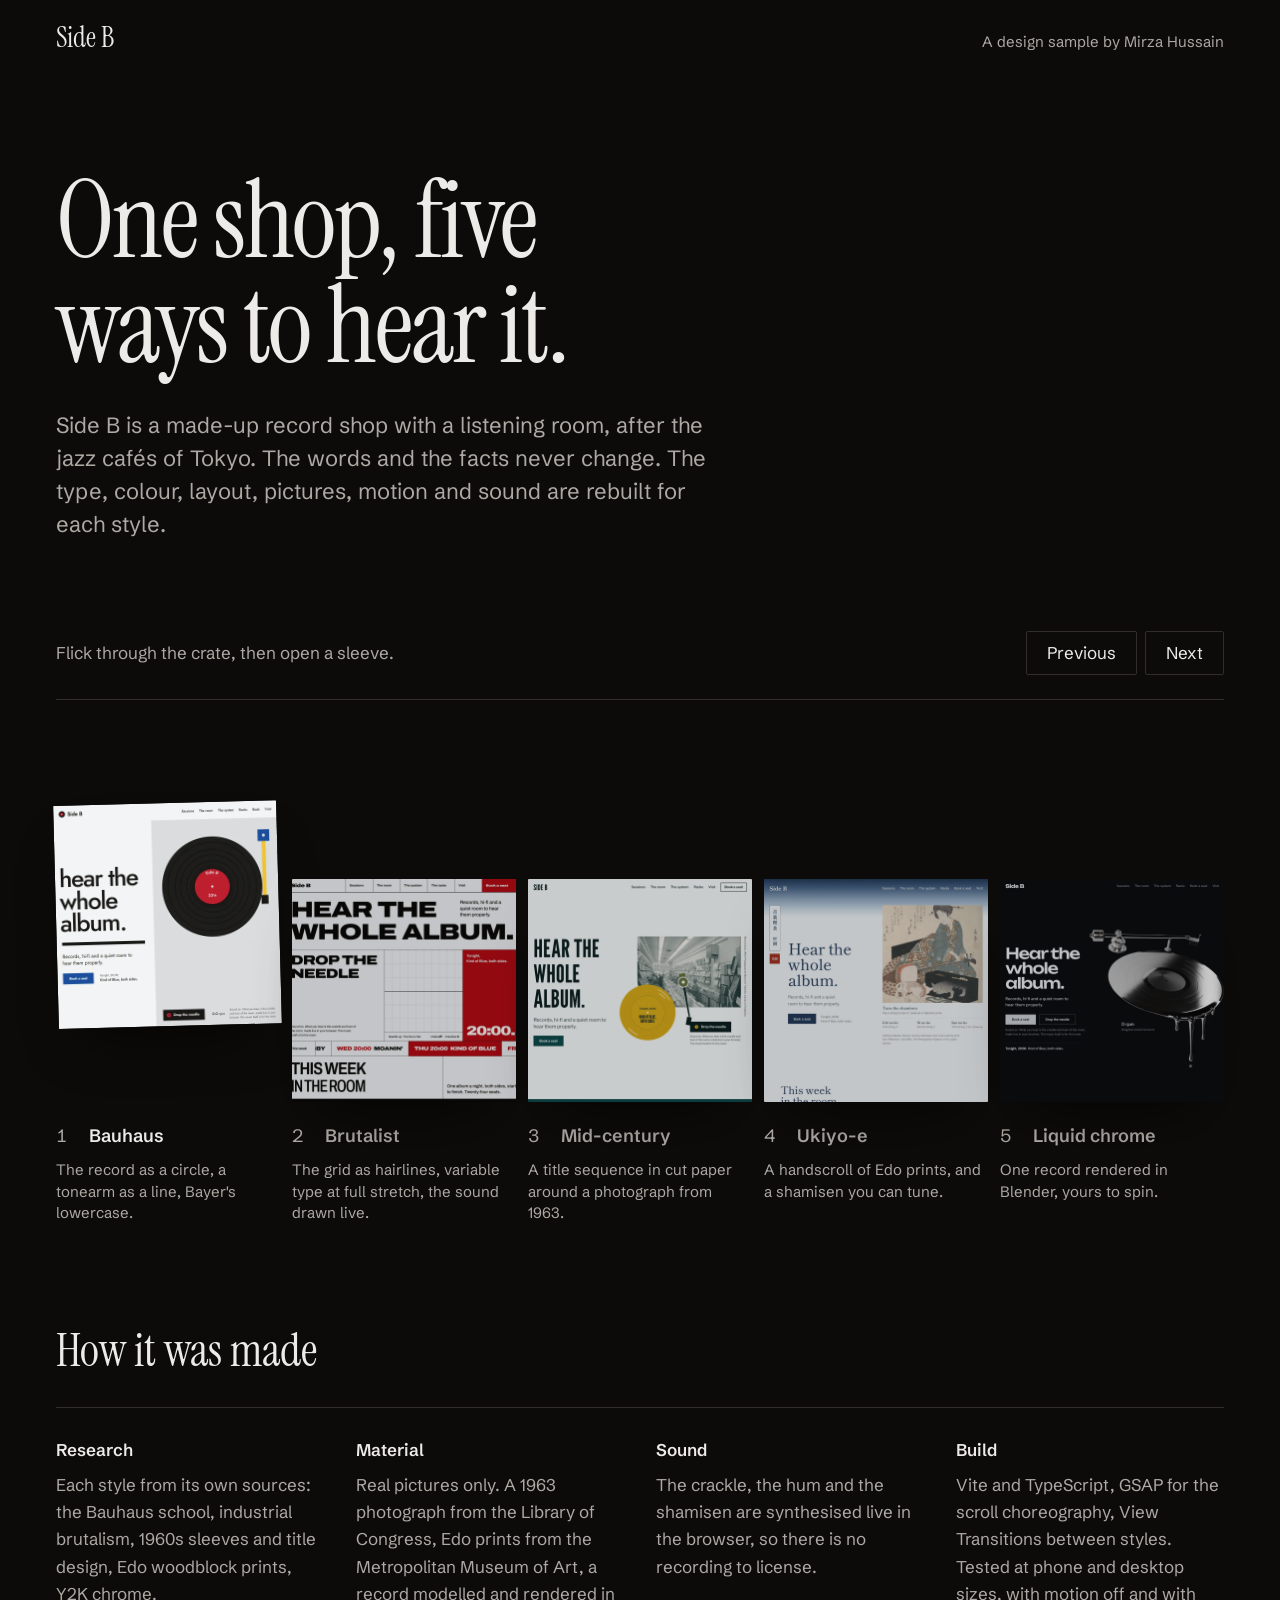
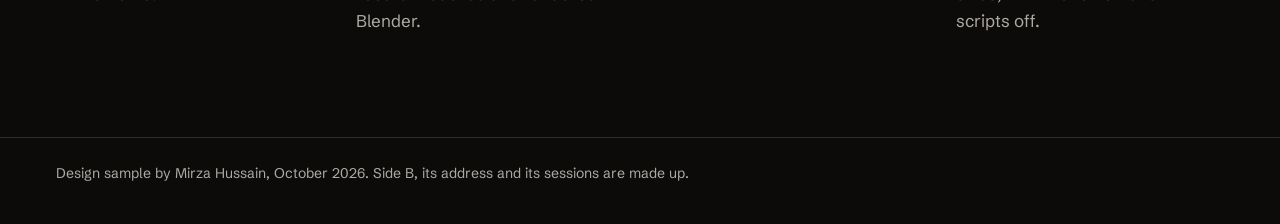
<file: index.html>
<!doctype html>
<html lang="en-GB">
  <head>
    <meta charset="UTF-8" />
    <meta name="viewport" content="width=device-width, initial-scale=1.0" />
    <title>Side B: one shop in five art directions (design sample)</title>
    <meta name="description" content="A design sample: one made-up record shop and listening room, built five times as Bauhaus, brutalist, mid-century, ukiyo-e and liquid chrome." />
    <link rel="icon" href="./favicon.svg" />
    <link rel="preconnect" href="https://fonts.googleapis.com" />
    <link rel="preconnect" href="https://fonts.gstatic.com" crossorigin />
    <link href="https://fonts.googleapis.com/css2?family=Schibsted+Grotesk:wght@400;500;600&family=Instrument+Serif&display=swap" rel="stylesheet" />
    <script>document.documentElement.classList.add("js")</script>
    <script type="module" crossorigin src="./assets/main-DQv_Xoqp.js"></script>
    <link rel="modulepreload" crossorigin href="./assets/transitions-Dmy-K4ic.js">
    <link rel="stylesheet" crossorigin href="./assets/transitions-CAaEYbZX.css">
    <link rel="stylesheet" crossorigin href="./assets/main-C6Ib1U-p.css">
  </head>
  <body>
    <header class="ov-top">
      <a class="ov-mark" href="./" data-vt="mark">Side B</a>
      <p class="ov-by">A design sample by Mirza Hussain</p>
    </header>

    <main>
      <section class="ov-intro" aria-labelledby="ov-title">
        <h1 id="ov-title" data-vt="title">One shop, five ways to hear it.</h1>
        <p class="ov-lede">Side B is a made-up record shop with a listening room, after the jazz cafés of Tokyo. The words and the facts never change. The type, colour, layout, pictures, motion and sound are rebuilt for each style.</p>
      </section>

      <section class="ov-crate" aria-label="The five art directions">
        <div class="ov-crate__controls">
          <p class="ov-crate__hint">Flick through the crate, then open a sleeve.</p>
          <div class="ov-crate__buttons">
            <button type="button" class="ov-step" data-step="-1" aria-label="Previous sleeve">Previous</button>
            <button type="button" class="ov-step" data-step="1" aria-label="Next sleeve">Next</button>
          </div>
        </div>

        <ol class="ov-sleeves" data-crate>
          <li class="ov-sleeve" style="--i: 0">
            <a href="./bauhaus/">
              <img src="./img/sleeves/bauhaus.webp" width="900" height="900" alt="" loading="eager" />
              <span class="ov-sleeve__label"><span class="ov-sleeve__num">1</span> Bauhaus <span class="ov-sleeve__note">The record as a circle, a tonearm as a line, Bayer's lowercase.</span></span>
            </a>
          </li>
          <li class="ov-sleeve" style="--i: 1">
            <a href="./brutalist/">
              <img src="./img/sleeves/brutalist.webp" width="900" height="900" alt="" />
              <span class="ov-sleeve__label"><span class="ov-sleeve__num">2</span> Brutalist <span class="ov-sleeve__note">The grid as hairlines, variable type at full stretch, the sound drawn live.</span></span>
            </a>
          </li>
          <li class="ov-sleeve" style="--i: 2">
            <a href="./mid-century/">
              <img src="./img/sleeves/mid-century.webp" width="900" height="900" alt="" />
              <span class="ov-sleeve__label"><span class="ov-sleeve__num">3</span> Mid-century <span class="ov-sleeve__note">A title sequence in cut paper around a photograph from 1963.</span></span>
            </a>
          </li>
          <li class="ov-sleeve" style="--i: 3">
            <a href="./ukiyo-e/">
              <img src="./img/sleeves/ukiyo-e.webp" width="900" height="900" alt="" />
              <span class="ov-sleeve__label"><span class="ov-sleeve__num">4</span> Ukiyo-e <span class="ov-sleeve__note">A handscroll of Edo prints, and a shamisen you can tune.</span></span>
            </a>
          </li>
          <li class="ov-sleeve" style="--i: 4">
            <a href="./chrome/">
              <img src="./img/sleeves/chrome.webp" width="900" height="900" alt="" />
              <span class="ov-sleeve__label"><span class="ov-sleeve__num">5</span> Liquid chrome <span class="ov-sleeve__note">One record rendered in Blender, yours to spin.</span></span>
            </a>
          </li>
        </ol>
      </section>

      <section class="ov-how" aria-labelledby="ov-how-title">
        <h2 id="ov-how-title">How it was made</h2>
        <ol class="ov-how__list">
          <li><span>Research</span>Each style from its own sources: the Bauhaus school, industrial brutalism, 1960s sleeves and title design, Edo woodblock prints, Y2K chrome.</li>
          <li><span>Material</span>Real pictures only. A 1963 photograph from the Library of Congress, Edo prints from the Metropolitan Museum of Art, a record modelled and rendered in Blender.</li>
          <li><span>Sound</span>The crackle, the hum and the shamisen are synthesised live in the browser, so there is no recording to license.</li>
          <li><span>Build</span>Vite and TypeScript, GSAP for the scroll choreography, View Transitions between styles. Tested at phone and desktop sizes, with motion off and with scripts off.</li>
        </ol>
      </section>
    </main>

    <footer class="ov-foot">
      <p>Design sample by Mirza Hussain, October 2026. Side B, its address and its sessions are made up.</p>
    </footer>
  </body>
</html>
</file>
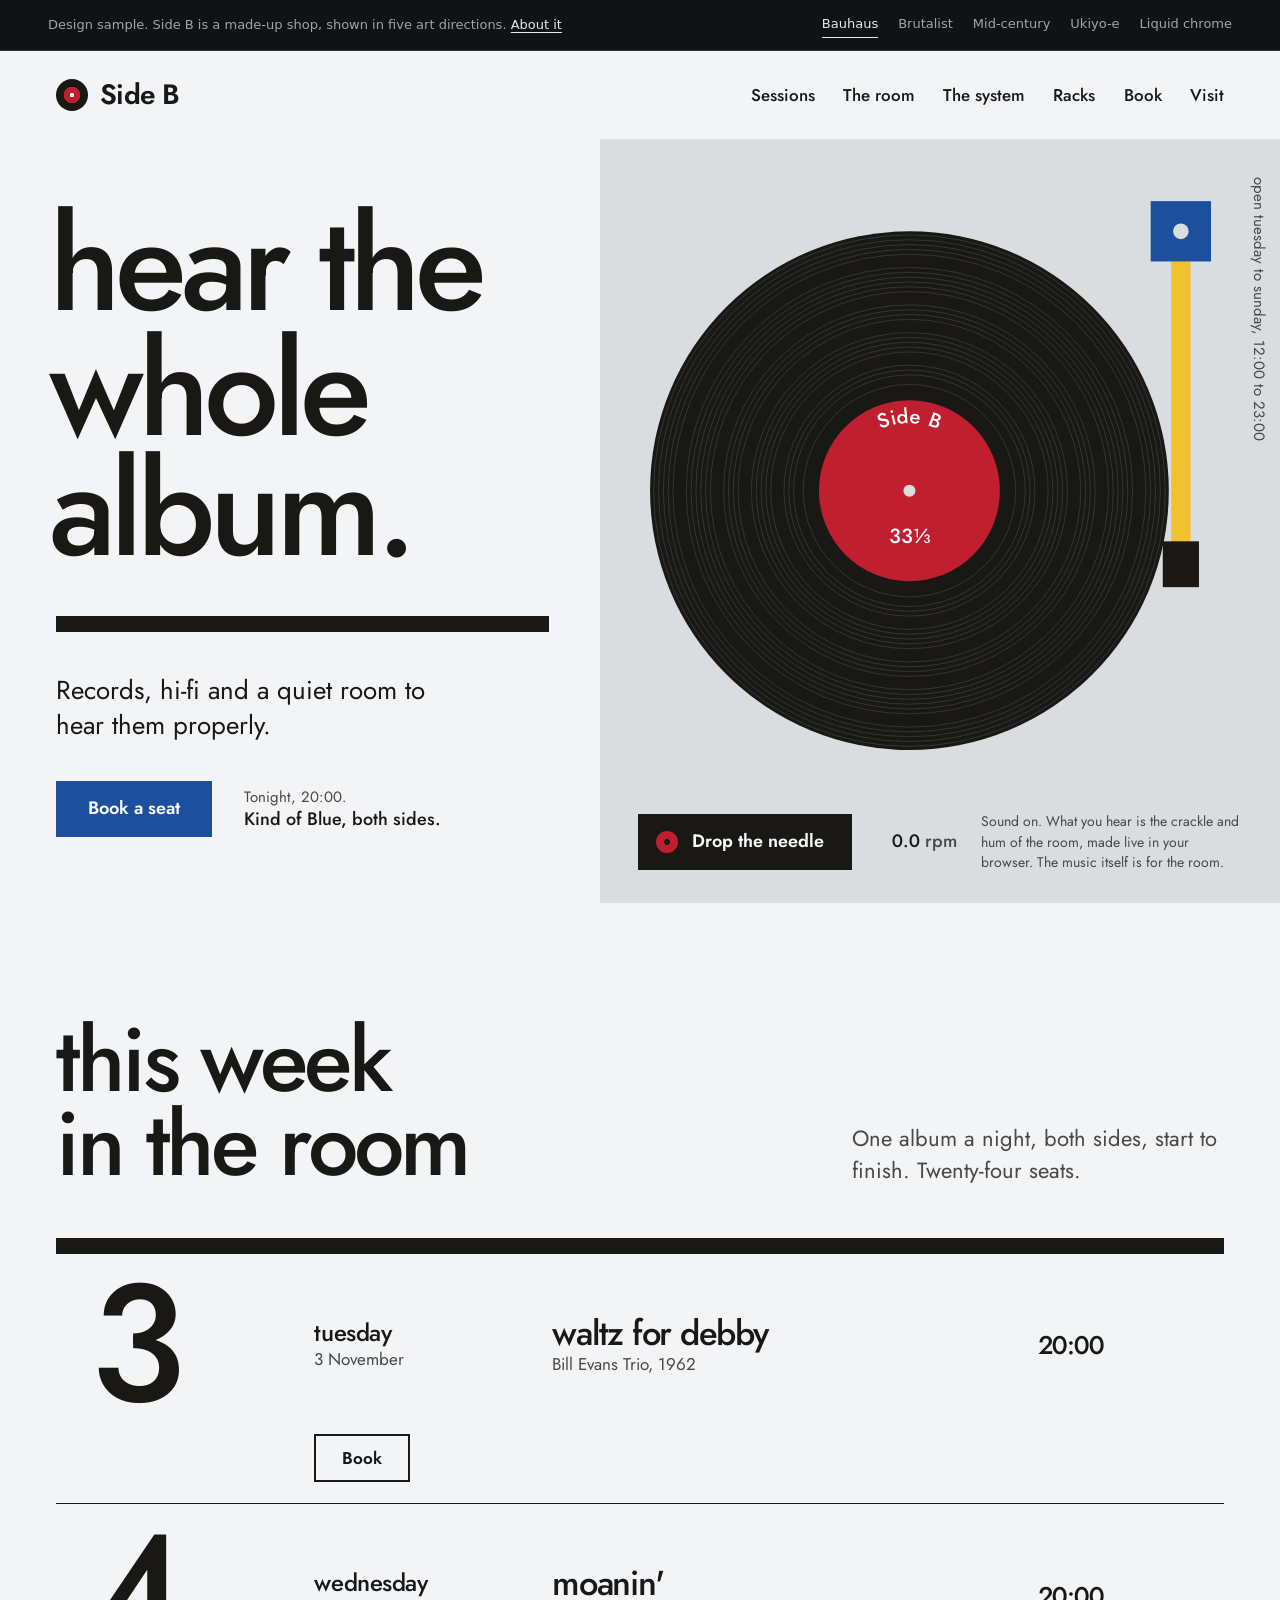
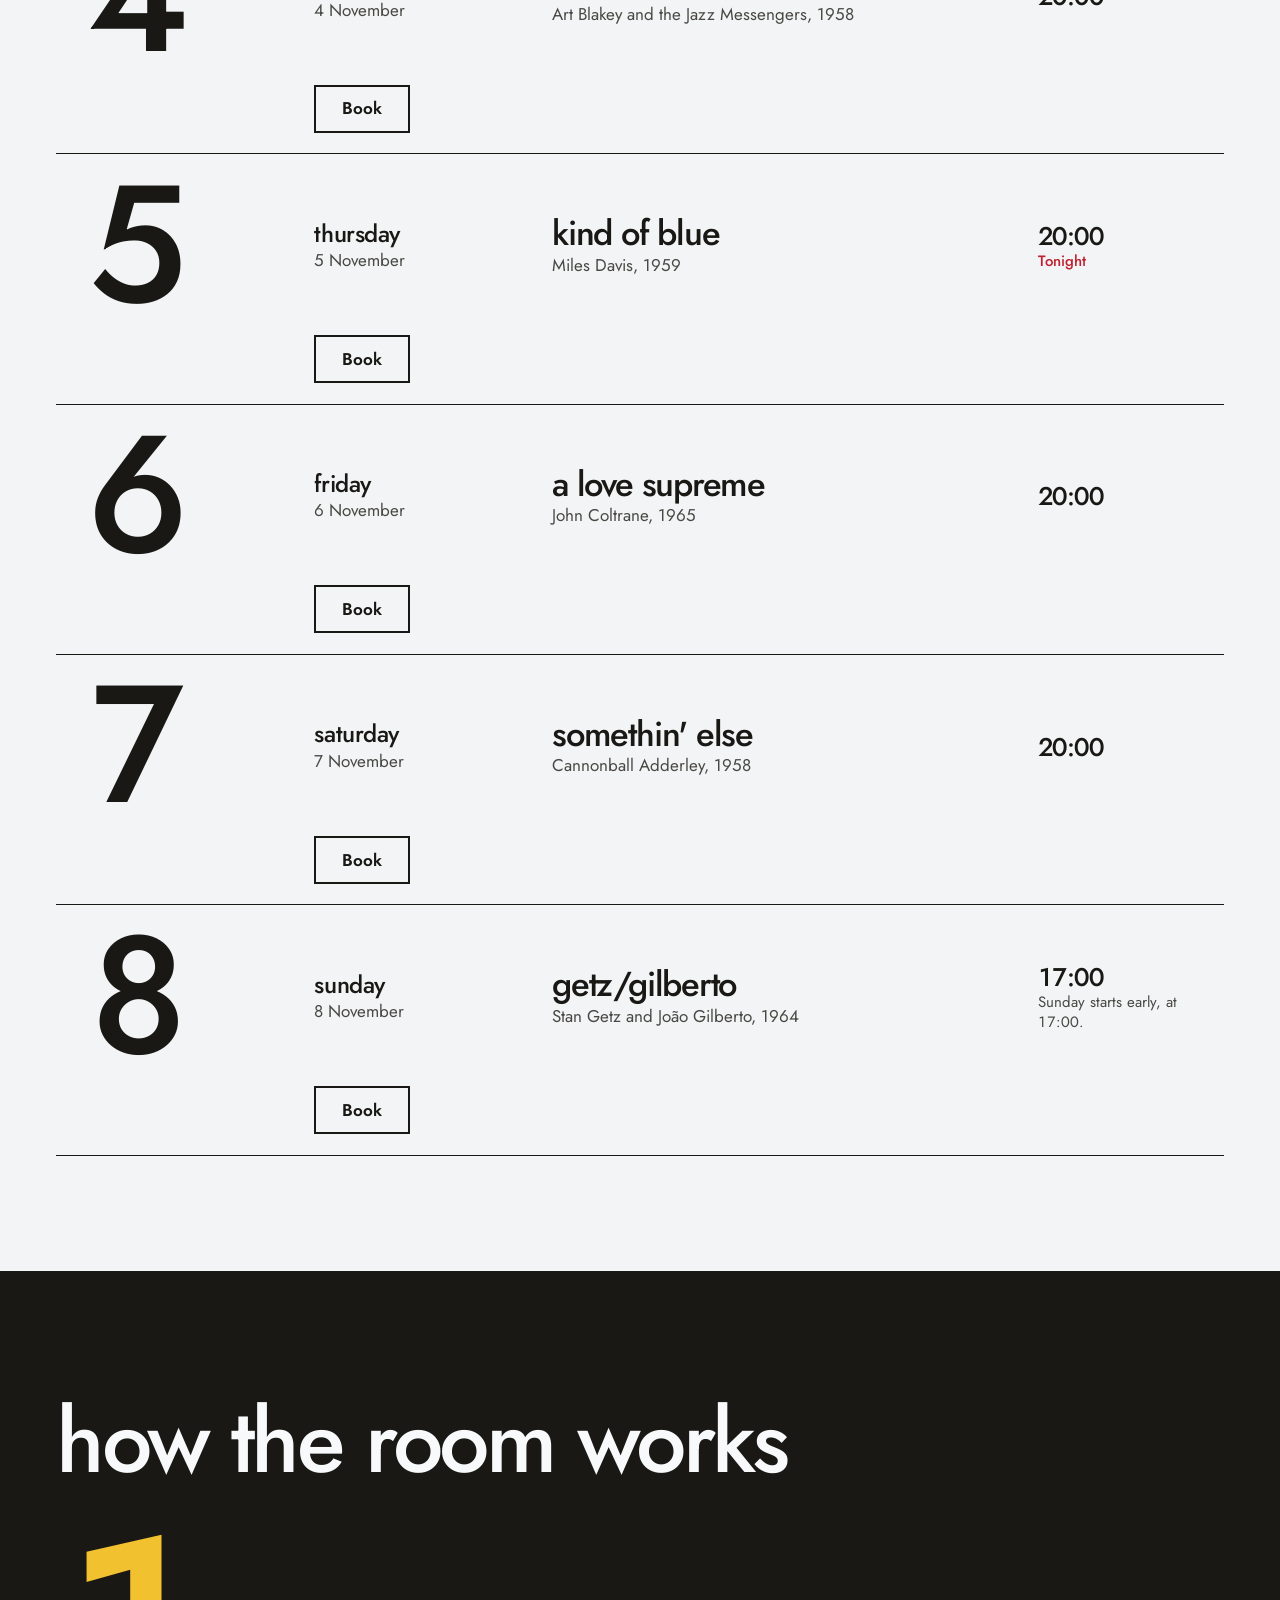
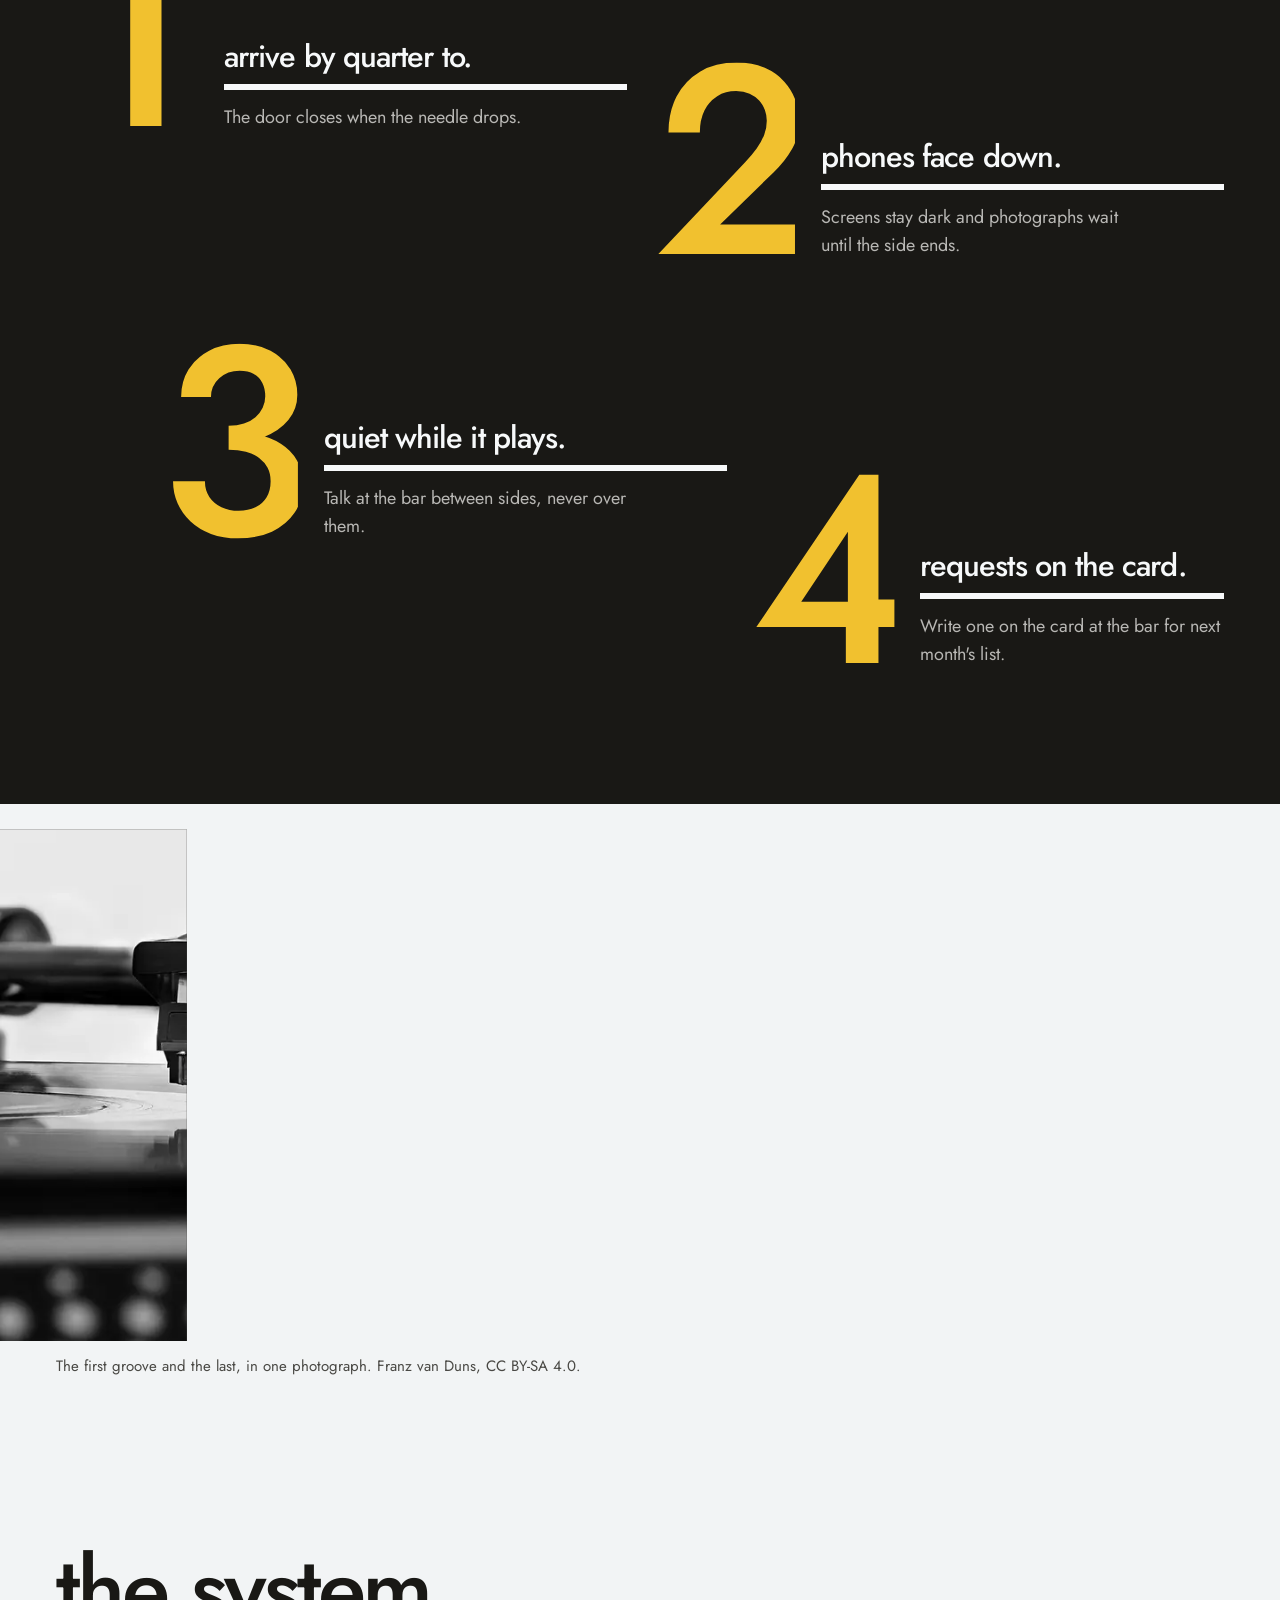
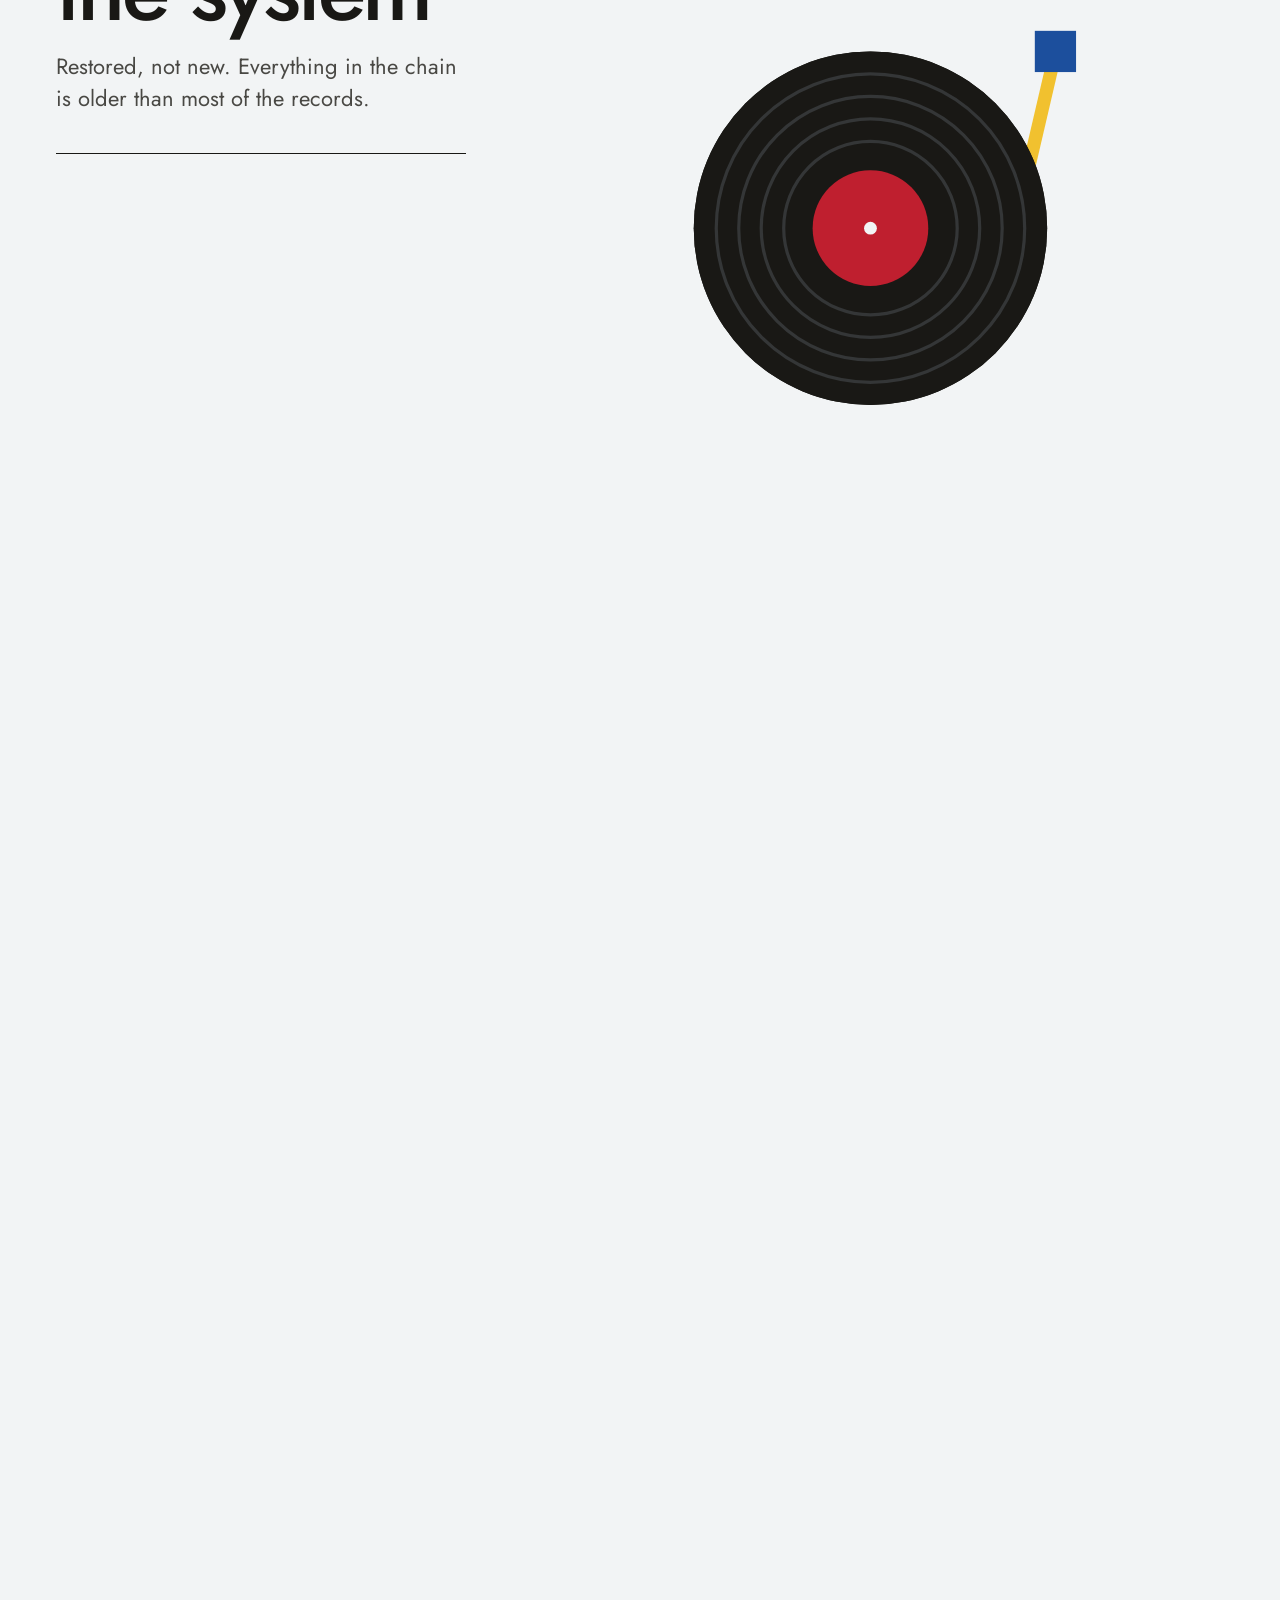
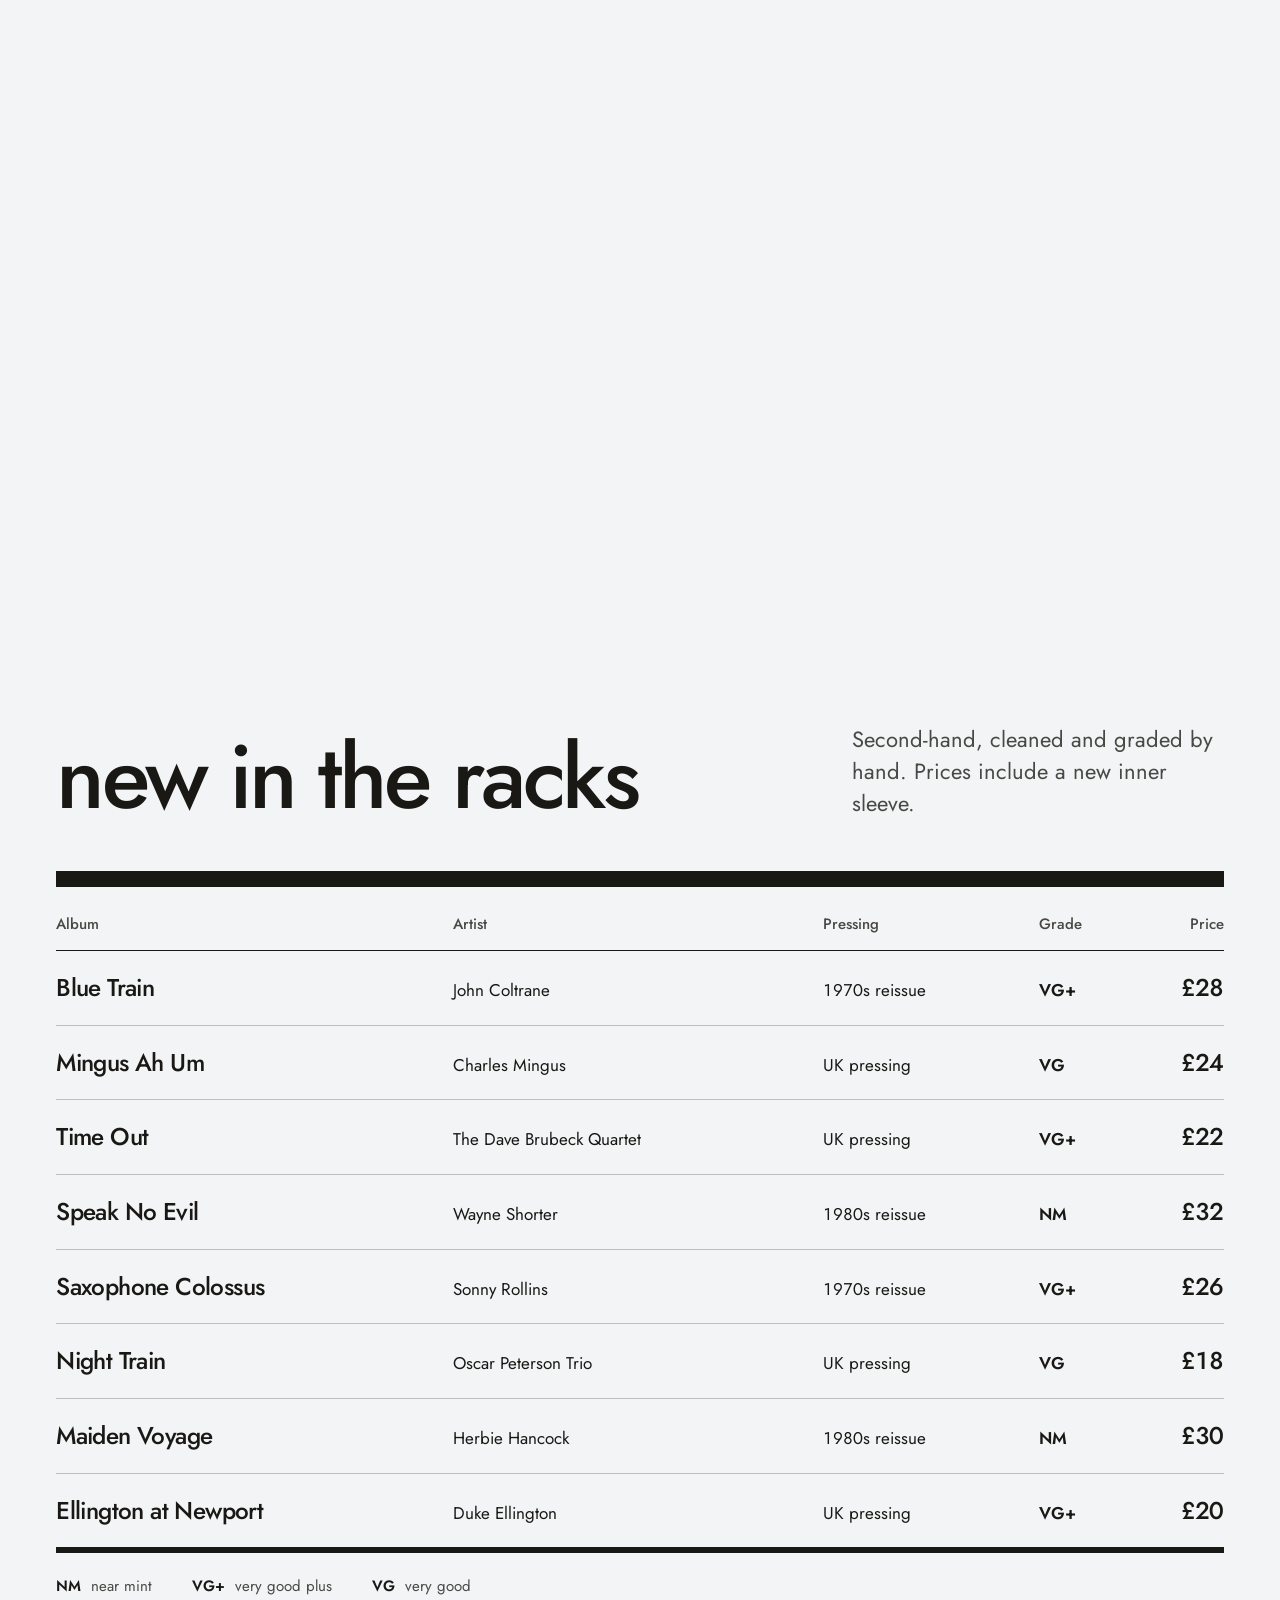
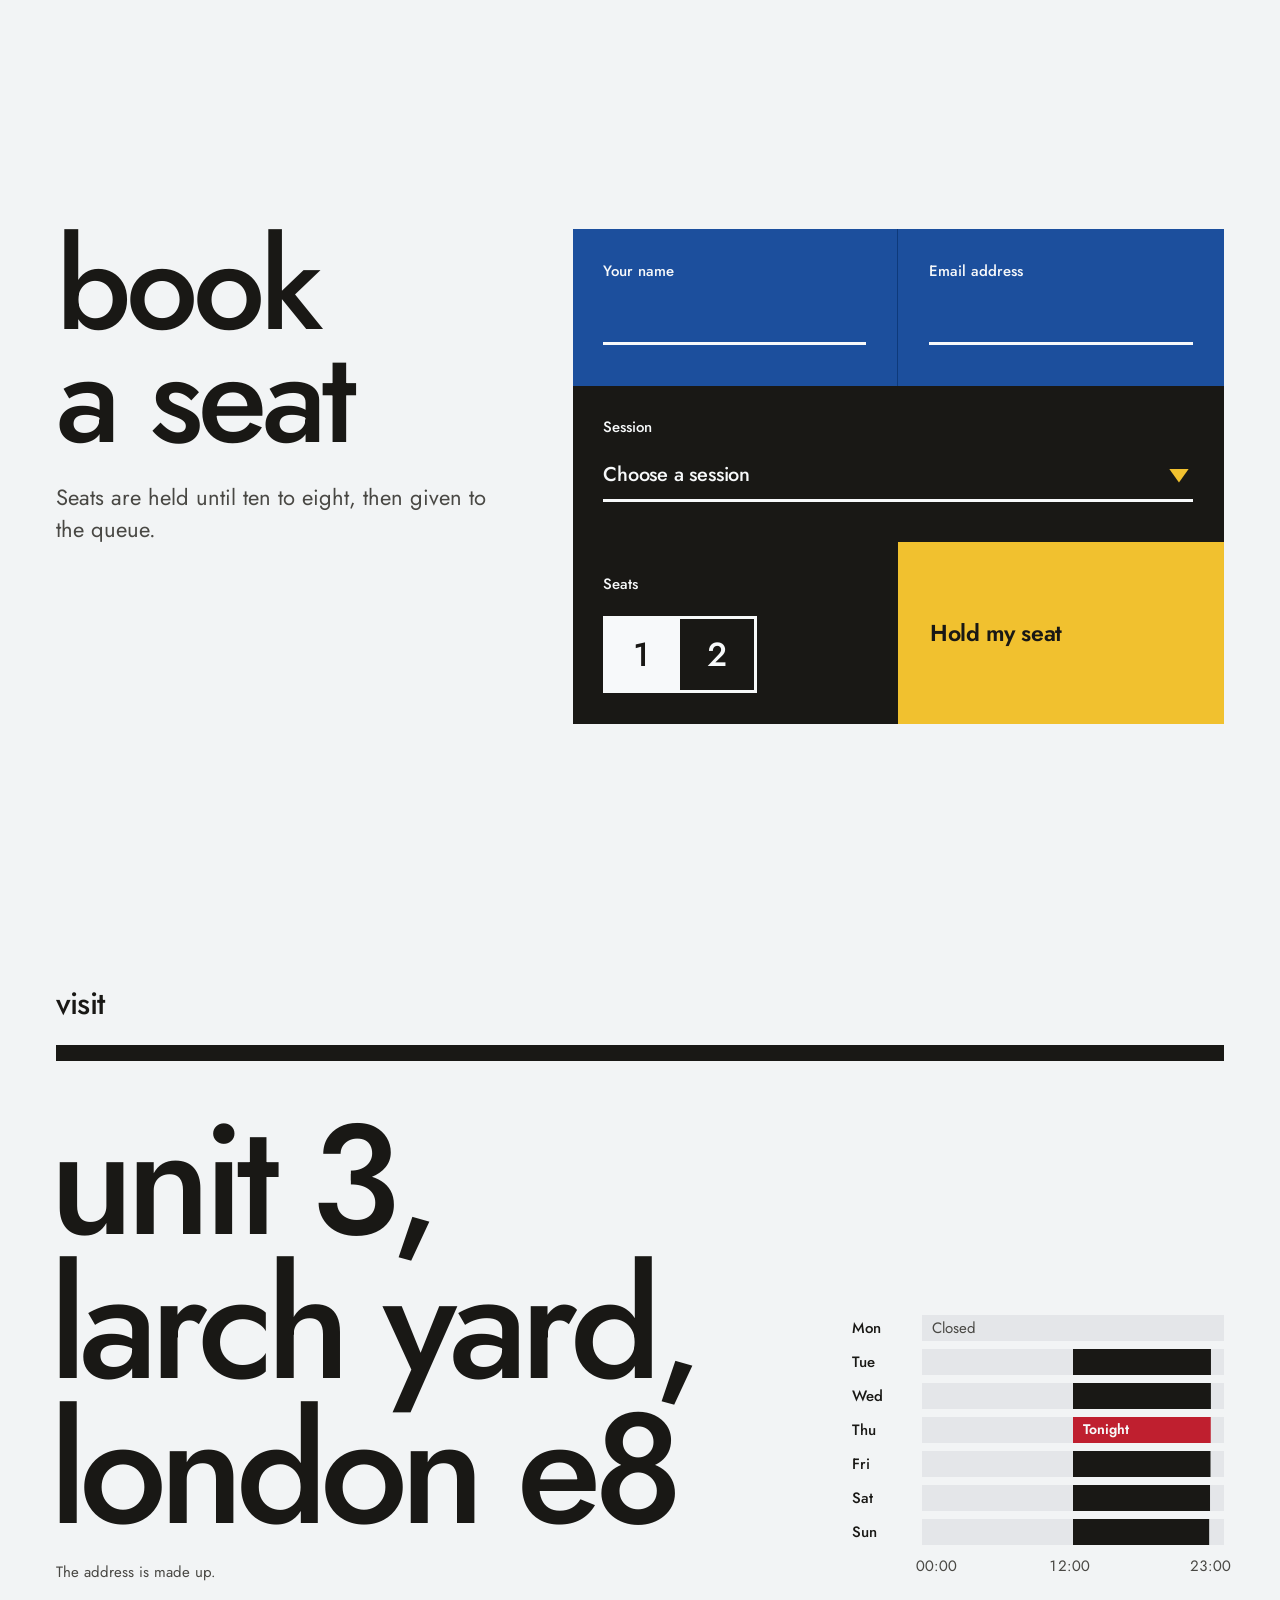
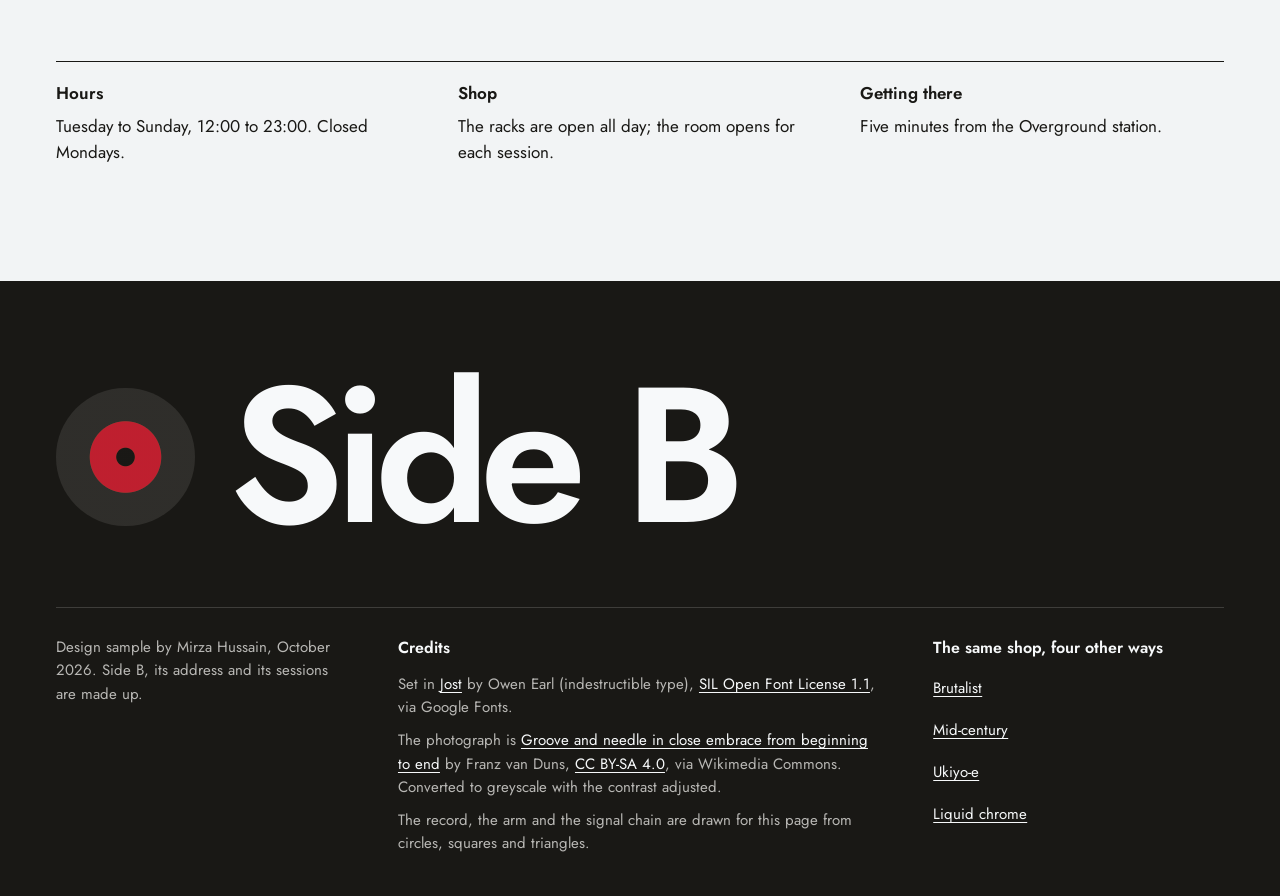
<file: bauhaus/index.html>
<!doctype html>
<html lang="en-GB">
  <head>
    <meta charset="UTF-8" />
    <meta name="viewport" content="width=device-width, initial-scale=1.0" />
    <title>Side B in Bauhaus: records, hi-fi and a listening room (design sample)</title>
    <meta name="description" content="A design sample: a fictional record shop and listening room, art-directed in the Bauhaus manner." />
    <meta name="theme-color" content="#f3f4f6" />
    <link rel="icon" href="../favicon.svg" />
    <script>
      // Motion is added on top of a page that already reads without it. If the
      // script never arrives, the class comes off again and everything shows.
      document.documentElement.classList.add("js");
      setTimeout(function () { if (!window.__sideB) document.documentElement.classList.remove("js"); }, 2500);
    </script>
    <link rel="preconnect" href="https://fonts.googleapis.com" />
    <link rel="preconnect" href="https://fonts.gstatic.com" crossorigin />
    <link href="https://fonts.googleapis.com/css2?family=Jost:wght@300..700&display=swap" rel="stylesheet" />
    <script type="module" crossorigin src="../assets/bauhaus-DQOHwJTj.js"></script>
    <link rel="modulepreload" crossorigin href="../assets/transitions-Dmy-K4ic.js">
    <link rel="modulepreload" crossorigin href="../assets/booking-QiCjPrqt.js">
    <link rel="modulepreload" crossorigin href="../assets/needle-fMAHz961.js">
    <link rel="stylesheet" crossorigin href="../assets/transitions-CAaEYbZX.css">
    <link rel="stylesheet" crossorigin href="../assets/booking-Dos5d-Vi.css">
    <link rel="stylesheet" crossorigin href="../assets/bauhaus-BnqjDnBl.css">
  </head>
  <body>
    <div class="viewer">
      <div class="viewer__inner">
        <p class="viewer__note">Design sample.<span class="viewer__long"> Side B is a made-up shop, shown in five art directions.</span> <a href="../">About it</a></p>
        <nav aria-label="Art directions">
          <a href="../bauhaus/" aria-current="page">Bauhaus</a>
          <a href="../brutalist/">Brutalist</a>
          <a href="../mid-century/">Mid-century</a>
          <a href="../ukiyo-e/">Ukiyo-e</a>
          <a href="../chrome/">Liquid chrome</a>
        </nav>
      </div>
    </div>

    <header class="bh-nav">
      <a class="bh-mark" href="./" data-vt="mark" aria-label="Side B, home">
        <span class="bh-mark__disc" aria-hidden="true"></span>
        Side B
      </a>
      <button class="bh-menu-btn" type="button" aria-expanded="false" aria-controls="bh-menu" data-menu-open>Menu</button>
      <nav class="bh-menu" id="bh-menu" aria-label="Main">
        <button class="bh-menu__close" type="button" data-menu-close>Close</button>
        <ul>
          <li><a href="#sessions">Sessions</a></li>
          <li><a href="#room">The room</a></li>
          <li><a href="#system">The system</a></li>
          <li><a href="#racks">Racks</a></li>
          <li><a href="#book">Book</a></li>
          <li><a href="#visit">Visit</a></li>
        </ul>
      </nav>
    </header>

    <main>
      <!-- Hero: the turntable, drawn as the three Bauhaus forms. -->
      <section class="bh-hero" aria-labelledby="bh-title">
        <div class="bh-hero__text">
          <h1 class="bh-h1" id="bh-title" data-vt="title">
            <span class="bh-ln"><span data-line>hear the</span></span>
            <span class="bh-ln"><span data-line>whole album.</span></span>
          </h1>
          <div class="bh-rule" aria-hidden="true" data-grow></div>
          <p class="bh-lede" data-rise>Records, hi-fi and a quiet room to hear them properly.</p>
          <div class="bh-actions" data-rise>
            <a class="bh-btn" href="#book">Book a seat</a>
            <p class="bh-tonight"><span>Tonight, 20:00.</span> Kind of Blue, both sides.</p>
          </div>
        </div>

        <div class="bh-plinth">
          <div class="bh-deck" data-deck aria-hidden="true">
            <svg class="bh-deck__disc" data-disc viewBox="0 0 1000 1000" focusable="false">
              <circle class="bh-vinyl" cx="450" cy="520" r="430" />
              <g class="bh-grooves">
                <circle cx="450" cy="520" r="424" /><circle cx="450" cy="520" r="416" /><circle cx="450" cy="520" r="408" /><circle cx="450" cy="520" r="400" /><circle cx="450" cy="520" r="392" />
                <circle cx="450" cy="520" r="370" /><circle cx="450" cy="520" r="362" /><circle cx="450" cy="520" r="354" /><circle cx="450" cy="520" r="346" /><circle cx="450" cy="520" r="338" /><circle cx="450" cy="520" r="330" />
                <circle cx="450" cy="520" r="308" /><circle cx="450" cy="520" r="300" /><circle cx="450" cy="520" r="292" /><circle cx="450" cy="520" r="284" />
                <circle cx="450" cy="520" r="262" /><circle cx="450" cy="520" r="254" /><circle cx="450" cy="520" r="246" /><circle cx="450" cy="520" r="238" /><circle cx="450" cy="520" r="230" />
                <circle cx="450" cy="520" r="208" /><circle cx="450" cy="520" r="200" /><circle cx="450" cy="520" r="192" /><circle cx="450" cy="520" r="176" />
              </g>
              <defs>
                <path id="bh-label-arc" d="M 338 520 a 112 112 0 1 1 224 0 a 112 112 0 1 1 -224 0" />
              </defs>
              <g class="bh-label" data-label>
                <circle class="bh-label__face" cx="450" cy="520" r="150" />
                <text class="bh-label__text"><textPath href="#bh-label-arc" startOffset="25%" text-anchor="middle">Side B</textPath></text>
                <text class="bh-label__text" x="450" y="606" text-anchor="middle">33⅓</text>
              </g>
              <circle class="bh-spindle" cx="450" cy="520" r="10" />
            </svg>
            <svg class="bh-deck__arm" data-arm viewBox="0 0 1000 1000" focusable="false">
              <rect class="bh-arm" x="884" y="90" width="32" height="540" />
              <rect class="bh-head" x="870" y="604" width="60" height="76" />
            </svg>
            <svg class="bh-deck__pivot" viewBox="0 0 1000 1000" focusable="false">
              <rect class="bh-pivot" x="850" y="40" width="100" height="100" />
              <circle class="bh-bearing" cx="900" cy="90" r="13" />
            </svg>
          </div>

          <div class="bh-needle" data-rise>
            <button class="bh-needle__btn" type="button" data-needle aria-pressed="false">
              <span class="bh-needle__glyph" aria-hidden="true"></span>
              <span data-needle-label>Drop the needle</span>
            </button>
            <p class="bh-needle__rpm" aria-hidden="true"><span data-rpm>0.0</span> rpm</p>
            <p class="bh-needle__print">Sound on. What you hear is the crackle and hum of the room, made live in your browser. The music itself is for the room.</p>
          </div>
          <p class="bh-vertical">open tuesday to sunday, 12:00 to 23:00</p>
        </div>
      </section>

      <!-- Sessions: a strict timetable. The red label leaves the record and marks tonight. -->
      <section class="bh-sessions" id="sessions" aria-labelledby="sessions-title">
        <div class="bh-head">
          <h2 class="bh-h2" id="sessions-title">this week in the room</h2>
          <p class="bh-intro">One album a night, both sides, start to finish. Twenty-four seats.</p>
        </div>

        <ol class="bh-days">
          <li class="bh-day" data-row>
            <div class="bh-day__num" aria-hidden="true"><span class="bh-day__digit">3</span></div>
            <p class="bh-day__when"><span class="bh-day__name">tuesday</span> 3 November</p>
            <p class="bh-day__album"><span class="bh-day__title">waltz for debby</span> Bill Evans Trio, 1962</p>
            <p class="bh-day__time">20:00</p>
            <a class="bh-day__book" href="#book" data-session="tue-3" aria-label="Book a seat for Tuesday 3 November">Book</a>
          </li>
          <li class="bh-day" data-row>
            <div class="bh-day__num" aria-hidden="true"><span class="bh-day__digit">4</span></div>
            <p class="bh-day__when"><span class="bh-day__name">wednesday</span> 4 November</p>
            <p class="bh-day__album"><span class="bh-day__title">moanin'</span> Art Blakey and the Jazz Messengers, 1958</p>
            <p class="bh-day__time">20:00</p>
            <a class="bh-day__book" href="#book" data-session="wed-4" aria-label="Book a seat for Wednesday 4 November">Book</a>
          </li>
          <li class="bh-day bh-day--tonight" data-row>
            <div class="bh-day__num" aria-hidden="true" data-tonight-cell>
              <span class="bh-day__disc" data-tonight-disc></span>
              <span class="bh-day__digit">5</span>
            </div>
            <p class="bh-day__when"><span class="bh-day__name">thursday</span> 5 November</p>
            <p class="bh-day__album"><span class="bh-day__title">kind of blue</span> Miles Davis, 1959</p>
            <p class="bh-day__time">20:00 <span class="bh-day__flag">Tonight</span></p>
            <a class="bh-day__book" href="#book" data-session="thu-5" aria-label="Book a seat for Thursday 5 November">Book</a>
          </li>
          <li class="bh-day" data-row>
            <div class="bh-day__num" aria-hidden="true"><span class="bh-day__digit">6</span></div>
            <p class="bh-day__when"><span class="bh-day__name">friday</span> 6 November</p>
            <p class="bh-day__album"><span class="bh-day__title">a love supreme</span> John Coltrane, 1965</p>
            <p class="bh-day__time">20:00</p>
            <a class="bh-day__book" href="#book" data-session="fri-6" aria-label="Book a seat for Friday 6 November">Book</a>
          </li>
          <li class="bh-day" data-row>
            <div class="bh-day__num" aria-hidden="true"><span class="bh-day__digit">7</span></div>
            <p class="bh-day__when"><span class="bh-day__name">saturday</span> 7 November</p>
            <p class="bh-day__album"><span class="bh-day__title">somethin' else</span> Cannonball Adderley, 1958</p>
            <p class="bh-day__time">20:00</p>
            <a class="bh-day__book" href="#book" data-session="sat-7" aria-label="Book a seat for Saturday 7 November">Book</a>
          </li>
          <li class="bh-day bh-day--early" data-row>
            <div class="bh-day__num" aria-hidden="true"><span class="bh-day__digit">8</span></div>
            <p class="bh-day__when"><span class="bh-day__name">sunday</span> 8 November</p>
            <p class="bh-day__album"><span class="bh-day__title">getz/gilberto</span> Stan Getz and João Gilberto, 1964</p>
            <p class="bh-day__time">17:00 <span class="bh-day__flag">Sunday starts early, at 17:00.</span></p>
            <a class="bh-day__book" href="#book" data-session="sun-8" aria-label="Book a seat for Sunday 8 November">Book</a>
          </li>
        </ol>
      </section>

      <!-- The room: four house rules, numerals as the architecture. -->
      <section class="bh-room" id="room" aria-labelledby="room-title">
        <h2 class="bh-h2" id="room-title">how the room works</h2>
        <ol class="bh-rules">
          <li class="bh-rulei bh-rulei--1" data-rulei>
            <span class="bh-rulei__num" aria-hidden="true">1</span>
            <div class="bh-rulei__text">
              <h3 class="bh-rulei__title">arrive by quarter to.</h3>
              <p>The door closes when the needle drops.</p>
            </div>
          </li>
          <li class="bh-rulei bh-rulei--2" data-rulei>
            <span class="bh-rulei__num" aria-hidden="true">2</span>
            <div class="bh-rulei__text">
              <h3 class="bh-rulei__title">phones face down.</h3>
              <p>Screens stay dark and photographs wait until the side ends.</p>
            </div>
          </li>
          <li class="bh-rulei bh-rulei--3" data-rulei>
            <span class="bh-rulei__num" aria-hidden="true">3</span>
            <div class="bh-rulei__text">
              <h3 class="bh-rulei__title">quiet while it plays.</h3>
              <p>Talk at the bar between sides, never over them.</p>
            </div>
          </li>
          <li class="bh-rulei bh-rulei--4" data-rulei>
            <span class="bh-rulei__num" aria-hidden="true">4</span>
            <div class="bh-rulei__text">
              <h3 class="bh-rulei__title">requests on the card.</h3>
              <p>Write one on the card at the bar for next month's list.</p>
            </div>
          </li>
        </ol>
      </section>

      <!-- One photograph, black and white: one arm at the first groove and at the last. -->
      <figure class="bh-photo">
        <div class="bh-photo__frame" data-wipe>
          <img
            src="../img/tonearms-1440.webp"
            srcset="../img/tonearms-960.webp 960w, ../img/tonearms-1440.webp 1440w, ../img/tonearms-1920.webp 1920w"
            sizes="100vw"
            width="1920" height="768"
            loading="lazy"
            alt="A black and white photograph of one tonearm shown twice over a record, at the outer edge and near the label" />
        </div>
        <figcaption>The first groove and the last, in one photograph. Franz van Duns, CC BY-SA 4.0.</figcaption>
      </figure>

      <!-- The system: the turntable's geometry comes apart into the signal chain. -->
      <section class="bh-system" id="system" aria-labelledby="system-title">
        <div class="bh-system__stage" data-stage>
          <div class="bh-system__text">
            <h2 class="bh-h2" id="system-title">the system</h2>
            <p class="bh-intro">Restored, not new. Everything in the chain is older than most of the records.</p>
            <ol class="bh-parts">
              <li class="bh-part" data-part="0">
                <svg class="bh-key" viewBox="0 0 40 40" aria-hidden="true"><circle cx="20" cy="20" r="18" /></svg>
                <h3>Two turntables</h3>
                <p>Belt-driven decks from the early 1970s, one for each side, so nothing waits.</p>
              </li>
              <li class="bh-part" data-part="1">
                <svg class="bh-key bh-key--blue" viewBox="0 0 40 40" aria-hidden="true"><rect x="3" y="3" width="34" height="34" /></svg>
                <h3>A valve amplifier</h3>
                <p>Built in 1968 and rebuilt by hand in 2024, about eight watts a channel.</p>
              </li>
              <li class="bh-part" data-part="2">
                <svg class="bh-key bh-key--red" viewBox="0 0 40 40" aria-hidden="true"><polygon points="3,20 37,2 37,38" /></svg>
                <h3>Horn loudspeakers</h3>
                <p>Large, efficient and quick, the kind the Tokyo listening cafés favoured.</p>
              </li>
              <li class="bh-part" data-part="3">
                <svg class="bh-key bh-key--frame" viewBox="0 0 40 40" aria-hidden="true"><rect x="4" y="4" width="32" height="32" /></svg>
                <h3>A cork-lined room</h3>
                <p>Twenty-four seats, all facing the speakers, none facing each other.</p>
              </li>
            </ol>
          </div>

          <figure class="bh-chain">
            <svg class="bh-chain__svg bh-chain__svg--h" data-chain="h" viewBox="0 0 1200 700" role="img" aria-labelledby="chain-desc-h">
              <title id="chain-desc-h">Two turntables feed one valve amplifier, which drives two horn loudspeakers, all inside one room.</title>
              <g data-c="frame">
                <rect class="bh-c-line" data-side="t" x="0" y="0" width="1200" height="6" />
                <rect class="bh-c-line" data-side="r" x="1194" y="0" width="6" height="700" />
                <rect class="bh-c-line" data-side="b" x="0" y="694" width="1200" height="6" />
                <rect class="bh-c-line" data-side="l" x="0" y="0" width="6" height="700" />
              </g>
              <rect class="bh-c-signal" data-c="arm" x="190" y="352" width="710" height="16" />
              <g data-c="t1">
                <circle class="bh-c-vinyl" cx="190" cy="230" r="110" />
                <circle class="bh-c-groove" cx="190" cy="230" r="96" /><circle class="bh-c-groove" cx="190" cy="230" r="82" /><circle class="bh-c-groove" cx="190" cy="230" r="68" /><circle class="bh-c-groove" cx="190" cy="230" r="54" />
                <circle class="bh-c-label" cx="190" cy="230" r="36" />
                <circle class="bh-c-hole" cx="190" cy="230" r="4" />
              </g>
              <g data-c="t2">
                <circle class="bh-c-vinyl" cx="190" cy="490" r="110" />
                <circle class="bh-c-groove" cx="190" cy="490" r="96" /><circle class="bh-c-groove" cx="190" cy="490" r="82" /><circle class="bh-c-groove" cx="190" cy="490" r="68" /><circle class="bh-c-groove" cx="190" cy="490" r="54" />
                <circle class="bh-c-label" cx="190" cy="490" r="36" />
                <circle class="bh-c-hole" cx="190" cy="490" r="4" />
              </g>
              <rect class="bh-c-amp" data-c="amp" x="430" y="260" width="200" height="200" />
              <g data-c="horns">
                <polygon class="bh-c-horn" points="900,350 1110,140 1110,350" />
                <polygon class="bh-c-horn" points="900,370 1110,370 1110,580" />
              </g>
              <g class="bh-c-text">
                <text data-c="l0" x="80" y="660">two turntables</text>
                <text data-c="l1" x="430" y="500">valve amplifier</text>
                <text data-c="l2" x="900" y="620">horn loudspeakers</text>
                <text data-c="l3" x="40" y="62">a cork-lined room</text>
              </g>
            </svg>
            <svg class="bh-chain__svg bh-chain__svg--v" data-chain="v" viewBox="0 0 600 1080" role="img" aria-labelledby="chain-desc-v">
              <title id="chain-desc-v">Two turntables feed one valve amplifier, which drives two horn loudspeakers, all inside one room.</title>
              <g data-c="frame">
                <rect class="bh-c-line" data-side="t" x="0" y="0" width="600" height="6" />
                <rect class="bh-c-line" data-side="r" x="594" y="0" width="6" height="1080" />
                <rect class="bh-c-line" data-side="b" x="0" y="1074" width="600" height="6" />
                <rect class="bh-c-line" data-side="l" x="0" y="0" width="6" height="1080" />
              </g>
              <rect class="bh-c-signal" data-c="arm" x="292" y="200" width="16" height="600" />
              <g data-c="t1">
                <circle class="bh-c-vinyl" cx="170" cy="200" r="110" />
                <circle class="bh-c-groove" cx="170" cy="200" r="96" /><circle class="bh-c-groove" cx="170" cy="200" r="82" /><circle class="bh-c-groove" cx="170" cy="200" r="68" /><circle class="bh-c-groove" cx="170" cy="200" r="54" />
                <circle class="bh-c-label" cx="170" cy="200" r="36" />
                <circle class="bh-c-hole" cx="170" cy="200" r="4" />
              </g>
              <g data-c="t2">
                <circle class="bh-c-vinyl" cx="430" cy="200" r="110" />
                <circle class="bh-c-groove" cx="430" cy="200" r="96" /><circle class="bh-c-groove" cx="430" cy="200" r="82" /><circle class="bh-c-groove" cx="430" cy="200" r="68" /><circle class="bh-c-groove" cx="430" cy="200" r="54" />
                <circle class="bh-c-label" cx="430" cy="200" r="36" />
                <circle class="bh-c-hole" cx="430" cy="200" r="4" />
              </g>
              <rect class="bh-c-amp" data-c="amp" x="200" y="400" width="200" height="200" />
              <g data-c="horns">
                <polygon class="bh-c-horn" points="292,800 292,1000 92,1000" />
                <polygon class="bh-c-horn" points="308,800 508,1000 308,1000" />
              </g>
              <g class="bh-c-text">
                <text data-c="l0" x="300" y="360" text-anchor="middle">two turntables</text>
                <text data-c="l1" x="185" y="488" text-anchor="end"><tspan x="185">valve</tspan><tspan x="185" dy="34">amplifier</tspan></text>
                <text data-c="l2" x="300" y="1046" text-anchor="middle">horn loudspeakers</text>
                <text data-c="l3" x="30" y="54">a cork-lined room</text>
              </g>
            </svg>
          </figure>
        </div>
      </section>

      <!-- The racks: a price list, set like one. -->
      <section class="bh-racks" id="racks" aria-labelledby="racks-title">
        <div class="bh-head">
          <h2 class="bh-h2" id="racks-title">new in the racks</h2>
          <p class="bh-intro">Second-hand, cleaned and graded by hand. Prices include a new inner sleeve.</p>
        </div>
        <table class="bh-table">
          <caption class="visually-hidden">New in the racks: album, artist, pressing, grade and price</caption>
          <thead>
            <tr><th scope="col">Album</th><th scope="col">Artist</th><th scope="col">Pressing</th><th scope="col">Grade</th><th scope="col" class="bh-num">Price</th></tr>
          </thead>
          <tbody>
            <tr data-rack><th scope="row">Blue Train</th><td>John Coltrane</td><td>1970s reissue</td><td><abbr title="very good plus">VG+</abbr></td><td class="bh-num">£28</td></tr>
            <tr data-rack><th scope="row">Mingus Ah Um</th><td>Charles Mingus</td><td>UK pressing</td><td><abbr title="very good">VG</abbr></td><td class="bh-num">£24</td></tr>
            <tr data-rack><th scope="row">Time Out</th><td>The Dave Brubeck Quartet</td><td>UK pressing</td><td><abbr title="very good plus">VG+</abbr></td><td class="bh-num">£22</td></tr>
            <tr data-rack><th scope="row">Speak No Evil</th><td>Wayne Shorter</td><td>1980s reissue</td><td><abbr title="near mint">NM</abbr></td><td class="bh-num">£32</td></tr>
            <tr data-rack><th scope="row">Saxophone Colossus</th><td>Sonny Rollins</td><td>1970s reissue</td><td><abbr title="very good plus">VG+</abbr></td><td class="bh-num">£26</td></tr>
            <tr data-rack><th scope="row">Night Train</th><td>Oscar Peterson Trio</td><td>UK pressing</td><td><abbr title="very good">VG</abbr></td><td class="bh-num">£18</td></tr>
            <tr data-rack><th scope="row">Maiden Voyage</th><td>Herbie Hancock</td><td>1980s reissue</td><td><abbr title="near mint">NM</abbr></td><td class="bh-num">£30</td></tr>
            <tr data-rack><th scope="row">Ellington at Newport</th><td>Duke Ellington</td><td>UK pressing</td><td><abbr title="very good plus">VG+</abbr></td><td class="bh-num">£20</td></tr>
          </tbody>
        </table>
        <dl class="bh-grades">
          <div><dt>NM</dt><dd>near mint</dd></div>
          <div><dt>VG+</dt><dd>very good plus</dd></div>
          <div><dt>VG</dt><dd>very good</dd></div>
        </dl>
      </section>

      <!-- Book: the form is built from blue and black blocks. -->
      <section class="bh-book" id="book" aria-labelledby="book-title">
        <div class="bh-book__head">
          <h2 class="bh-h2" id="book-title">book<br /> a seat</h2>
          <p class="bh-intro">Seats are held until ten to eight, then given to the queue.</p>
        </div>

        <form class="bh-form" data-booking novalidate>
          <div class="bh-block bh-block--blue bh-block--name" data-block>
            <label for="bk-name">Your name</label>
            <input id="bk-name" name="name" type="text" autocomplete="name" required />
            <p class="bh-error" id="err-name" data-error-for="name"></p>
          </div>
          <div class="bh-block bh-block--blue bh-block--email" data-block>
            <label for="bk-email">Email address</label>
            <input id="bk-email" name="email" type="email" autocomplete="email" required />
            <p class="bh-error" id="err-email" data-error-for="email"></p>
          </div>
          <div class="bh-block bh-block--ink bh-block--session" data-block>
            <label for="bk-session">Session</label>
            <div class="bh-select">
              <select id="bk-session" name="session" required>
                <option value="">Choose a session</option>
                <option value="tue-3">Tuesday 3 November, 20:00. Waltz for Debby</option>
                <option value="wed-4">Wednesday 4 November, 20:00. Moanin'</option>
                <option value="thu-5">Thursday 5 November, 20:00. Kind of Blue</option>
                <option value="fri-6">Friday 6 November, 20:00. A Love Supreme</option>
                <option value="sat-7">Saturday 7 November, 20:00. Somethin' Else</option>
                <option value="sun-8">Sunday 8 November, 17:00. Getz/Gilberto</option>
              </select>
            </div>
            <p class="bh-error" id="err-session" data-error-for="session"></p>
          </div>
          <fieldset class="bh-block bh-block--ink bh-block--seats" data-block>
            <legend>Seats</legend>
            <div class="bh-seats">
              <label class="bh-seat"><input type="radio" name="seats" value="1" checked /><span>1</span></label>
              <label class="bh-seat"><input type="radio" name="seats" value="2" /><span>2</span></label>
            </div>
          </fieldset>
          <div class="bh-block bh-block--submit" data-block>
            <button class="bh-submit" type="submit">Hold my seat</button>
          </div>
          <p class="bh-form__message" data-booking-message aria-live="polite"></p>
        </form>
      </section>

      <!-- Visit: the address, set large. -->
      <section class="bh-visit" id="visit" aria-labelledby="visit-title">
        <h2 class="bh-visit__title" id="visit-title">visit</h2>
        <div class="bh-visit__main">
          <div>
            <p class="bh-address">
              <span class="bh-ln"><span data-line>unit 3,</span></span>
              <span class="bh-ln"><span data-line>larch yard,</span></span>
              <span class="bh-ln"><span data-line>london e8</span></span>
            </p>
            <p class="bh-address__note">The address is made up.</p>
          </div>
          <figure class="bh-hours" aria-label="Opening hours. Tuesday to Sunday, 12:00 to 23:00. Closed Mondays.">
            <ol class="bh-hours__days" aria-hidden="true">
              <li class="bh-hours__row bh-hours__row--closed"><span class="bh-hours__day">Mon</span><span class="bh-hours__track"><span class="bh-hours__closed">Closed</span></span></li>
              <li class="bh-hours__row"><span class="bh-hours__day">Tue</span><span class="bh-hours__track"><span class="bh-hours__bar" data-bar></span></span></li>
              <li class="bh-hours__row"><span class="bh-hours__day">Wed</span><span class="bh-hours__track"><span class="bh-hours__bar" data-bar></span></span></li>
              <li class="bh-hours__row bh-hours__row--tonight"><span class="bh-hours__day">Thu</span><span class="bh-hours__track"><span class="bh-hours__bar" data-bar>Tonight</span></span></li>
              <li class="bh-hours__row"><span class="bh-hours__day">Fri</span><span class="bh-hours__track"><span class="bh-hours__bar" data-bar></span></span></li>
              <li class="bh-hours__row"><span class="bh-hours__day">Sat</span><span class="bh-hours__track"><span class="bh-hours__bar" data-bar></span></span></li>
              <li class="bh-hours__row"><span class="bh-hours__day">Sun</span><span class="bh-hours__track"><span class="bh-hours__bar" data-bar></span></span></li>
            </ol>
            <div class="bh-hours__axis" aria-hidden="true"><span style="--at: 0">00:00</span><span style="--at: 12">12:00</span><span style="--at: 23">23:00</span></div>
          </figure>
        </div>
        <dl class="bh-facts">
          <div><dt>Hours</dt><dd>Tuesday to Sunday, 12:00 to 23:00. Closed Mondays.</dd></div>
          <div><dt>Shop</dt><dd>The racks are open all day; the room opens for each session.</dd></div>
          <div><dt>Getting there</dt><dd>Five minutes from the Overground station.</dd></div>
        </dl>
      </section>
    </main>

    <footer class="bh-footer">
      <p class="bh-footer__mark" aria-hidden="true"><span class="bh-mark__disc"></span>Side B</p>
      <div class="bh-footer__cols">
        <p class="bh-footer__note">Design sample by Mirza Hussain, October 2026. Side B, its address and its sessions are made up.</p>
        <div>
          <h2 class="bh-footer__h">Credits</h2>
          <ul class="bh-footer__list">
            <li>Set in <a href="https://fonts.google.com/specimen/Jost">Jost</a> by Owen Earl (indestructible type), <a href="https://openfontlicense.org/">SIL Open Font License 1.1</a>, via Google Fonts.</li>
            <li>The photograph is <a href="https://commons.wikimedia.org/wiki/File:Groove_and_needle_in_close_embrace_from_beginning_to_end.jpg">Groove and needle in close embrace from beginning to end</a> by Franz van Duns, <a href="https://creativecommons.org/licenses/by-sa/4.0/">CC BY-SA 4.0</a>, via Wikimedia Commons. Converted to greyscale with the contrast adjusted.</li>
            <li>The record, the arm and the signal chain are drawn for this page from circles, squares and triangles.</li>
          </ul>
        </div>
        <nav aria-label="Other art directions">
          <h2 class="bh-footer__h">The same shop, four other ways</h2>
          <ul class="bh-footer__list">
            <li><a href="../brutalist/">Brutalist</a></li>
            <li><a href="../mid-century/">Mid-century</a></li>
            <li><a href="../ukiyo-e/">Ukiyo-e</a></li>
            <li><a href="../chrome/">Liquid chrome</a></li>
          </ul>
        </nav>
      </div>
    </footer>

    <button class="bh-mini" type="button" data-needle-mini aria-pressed="true" hidden>
      <span class="bh-mini__disc" aria-hidden="true"></span>
      Lift the needle
    </button>
  </body>
</html>
</file>
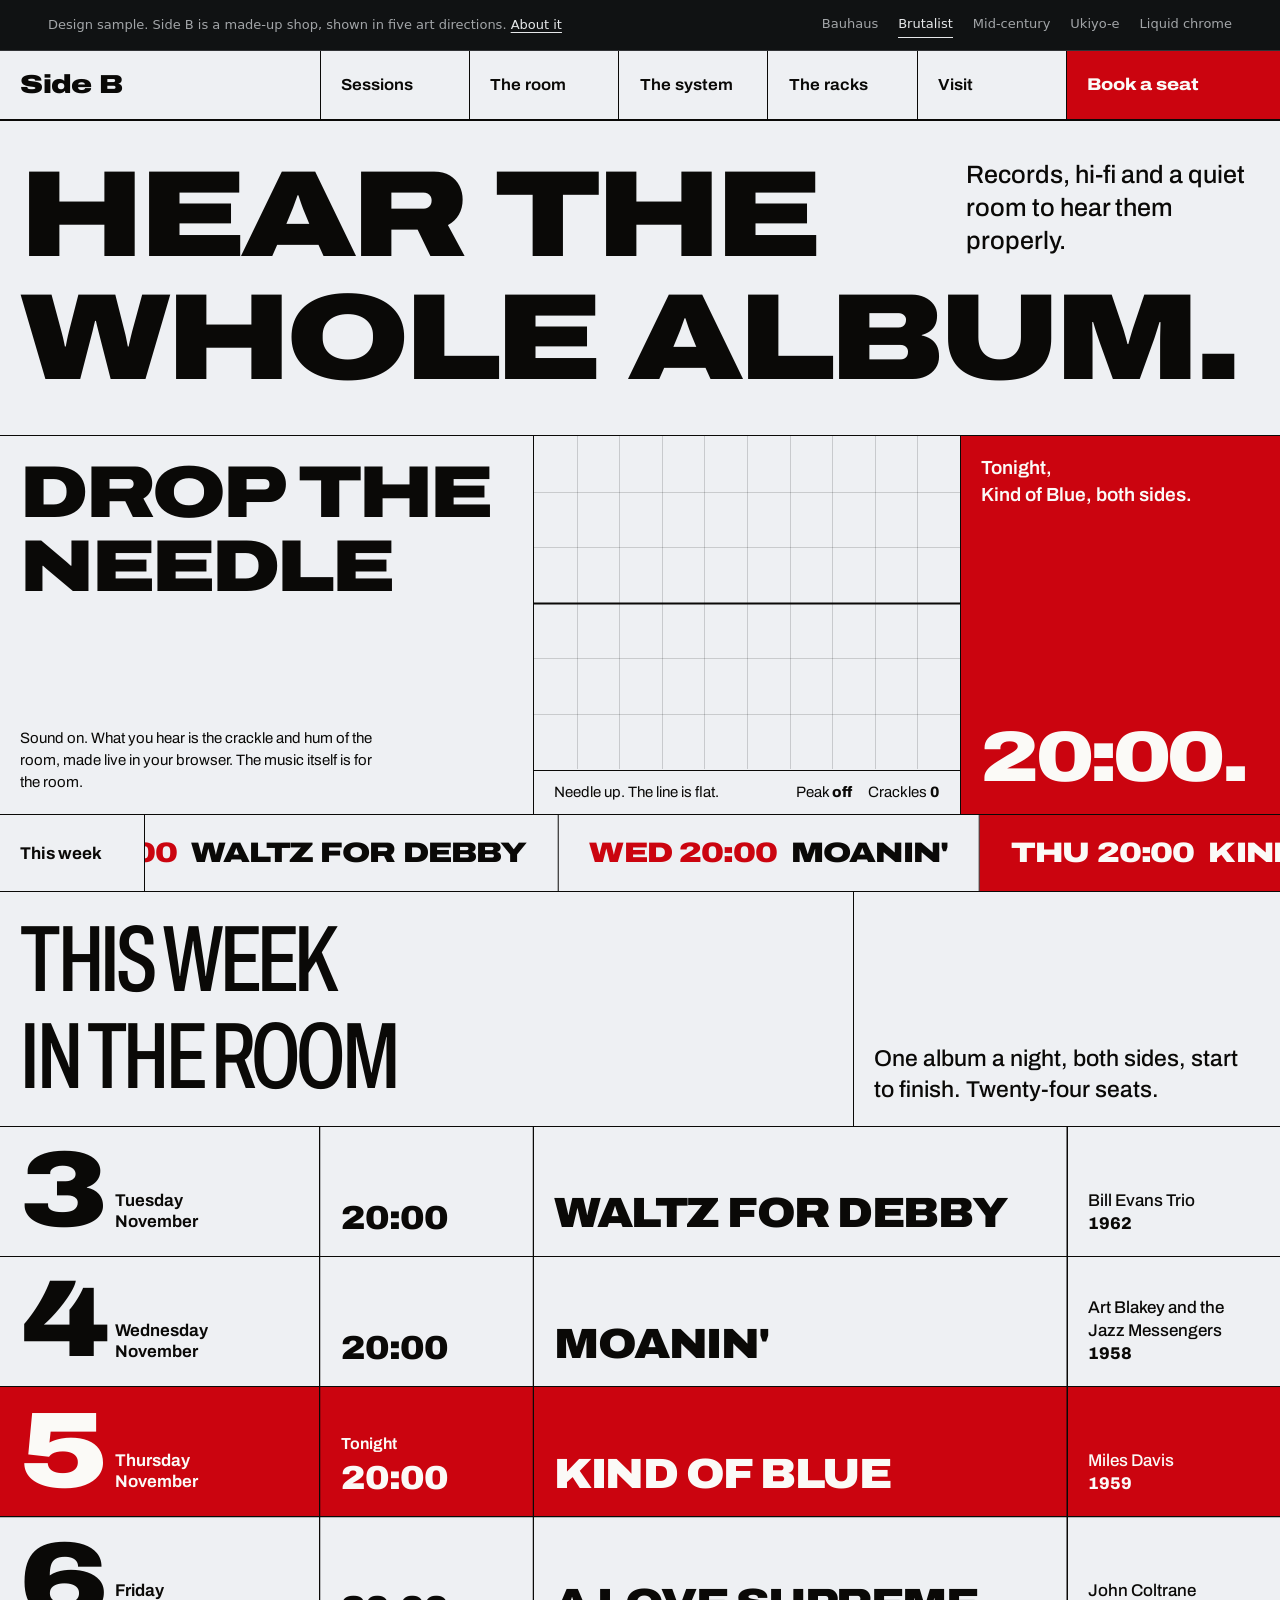
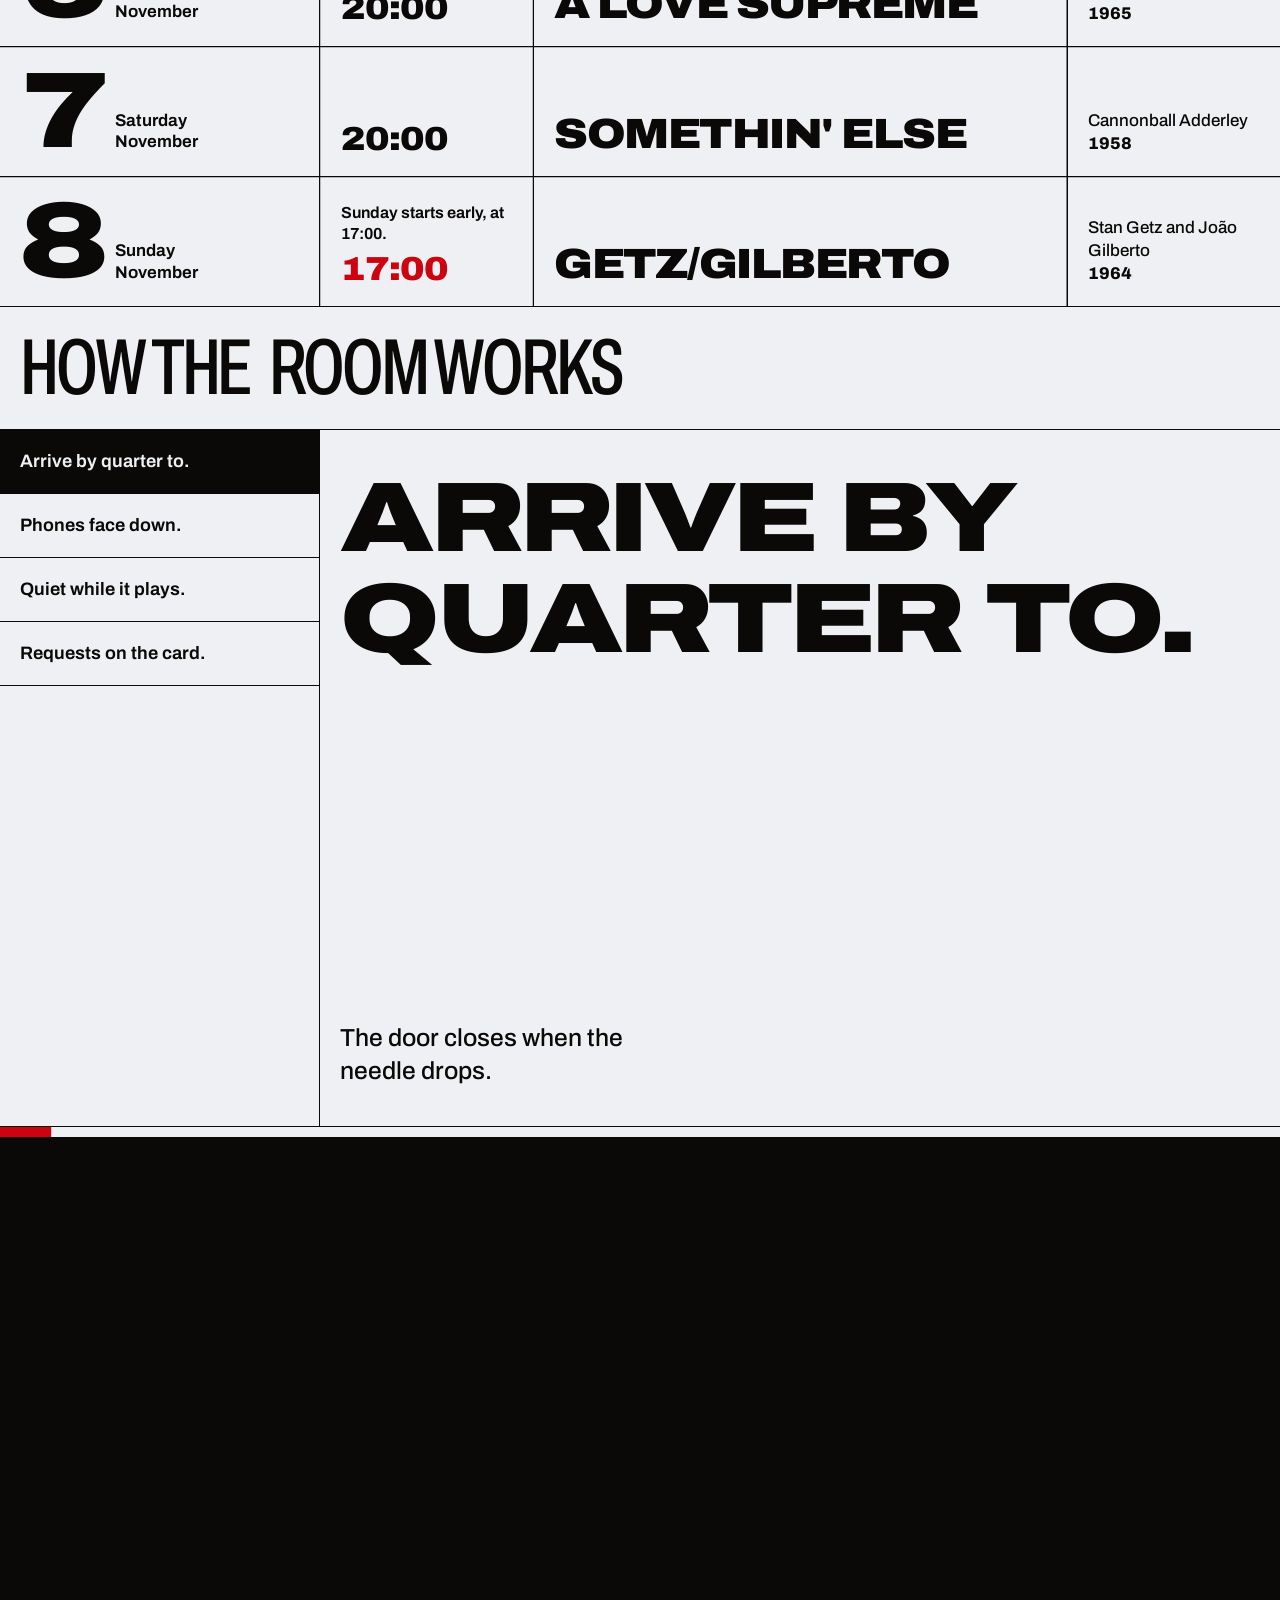
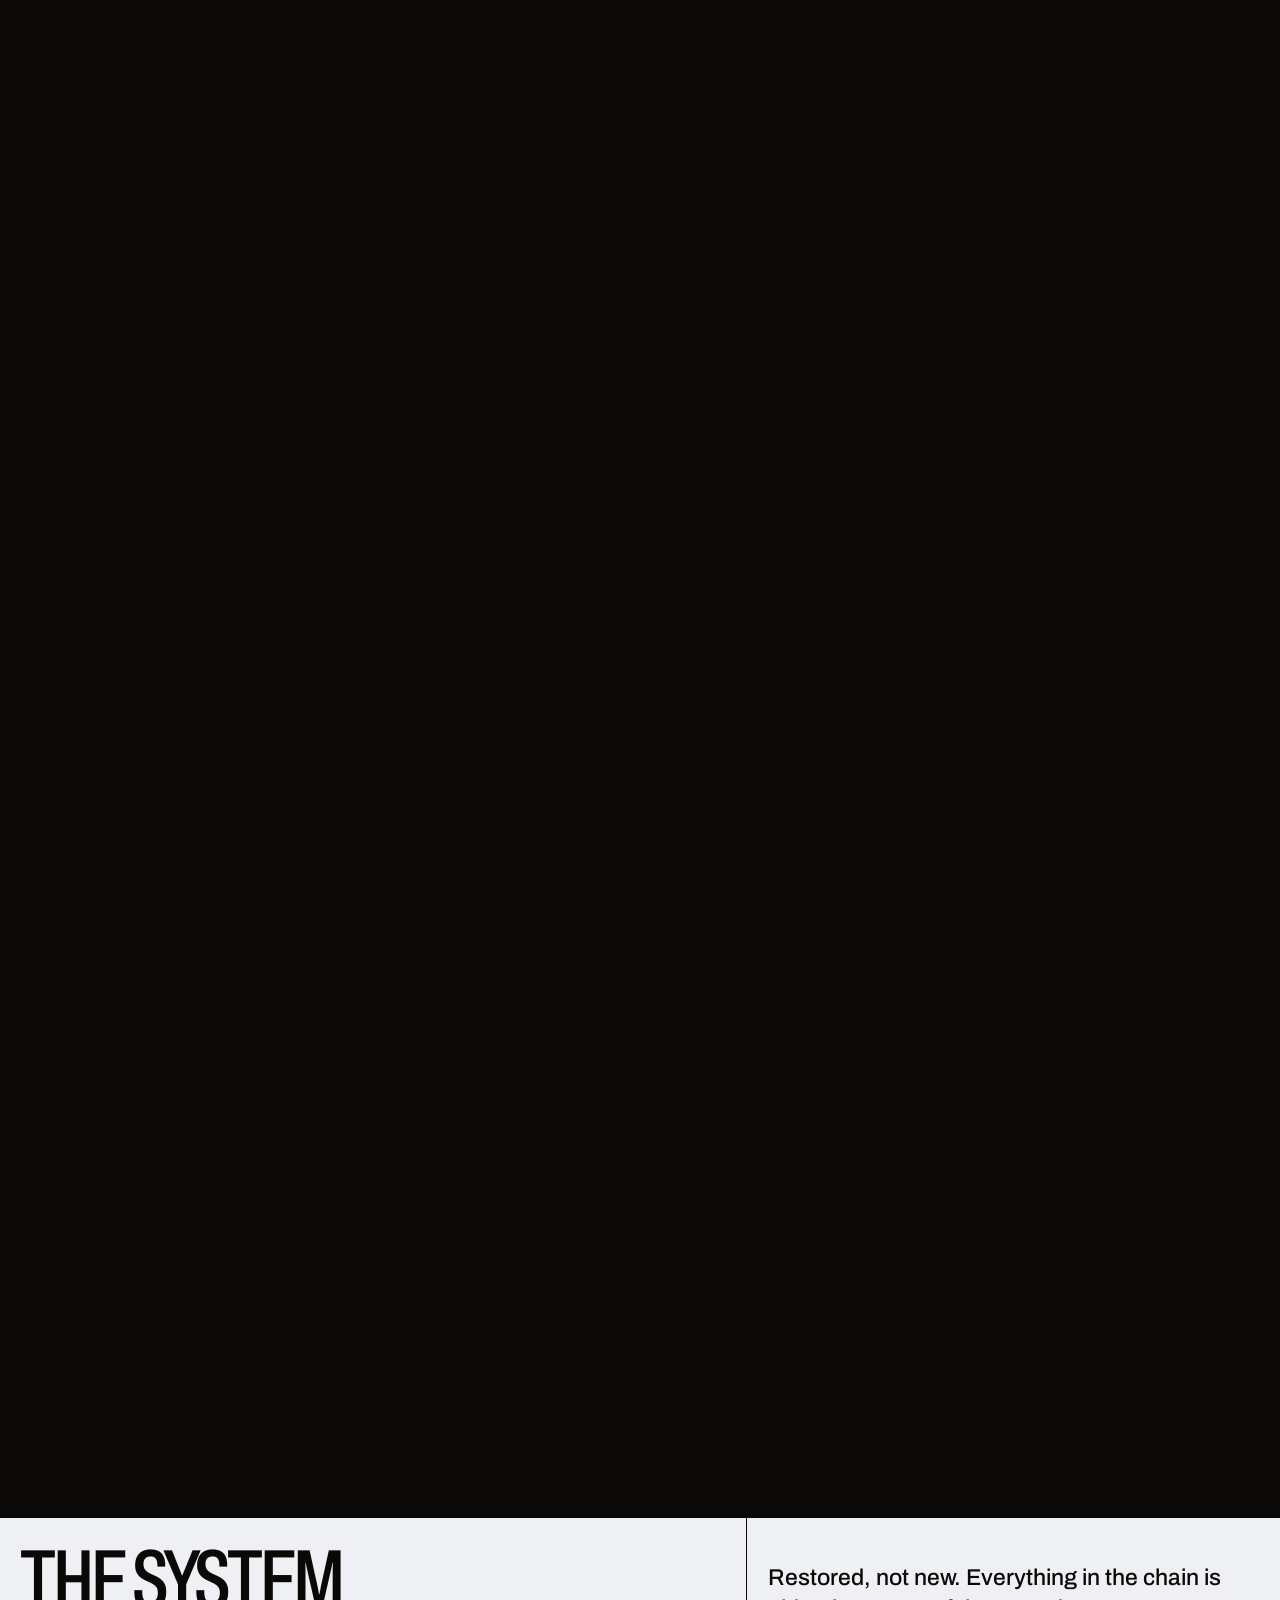
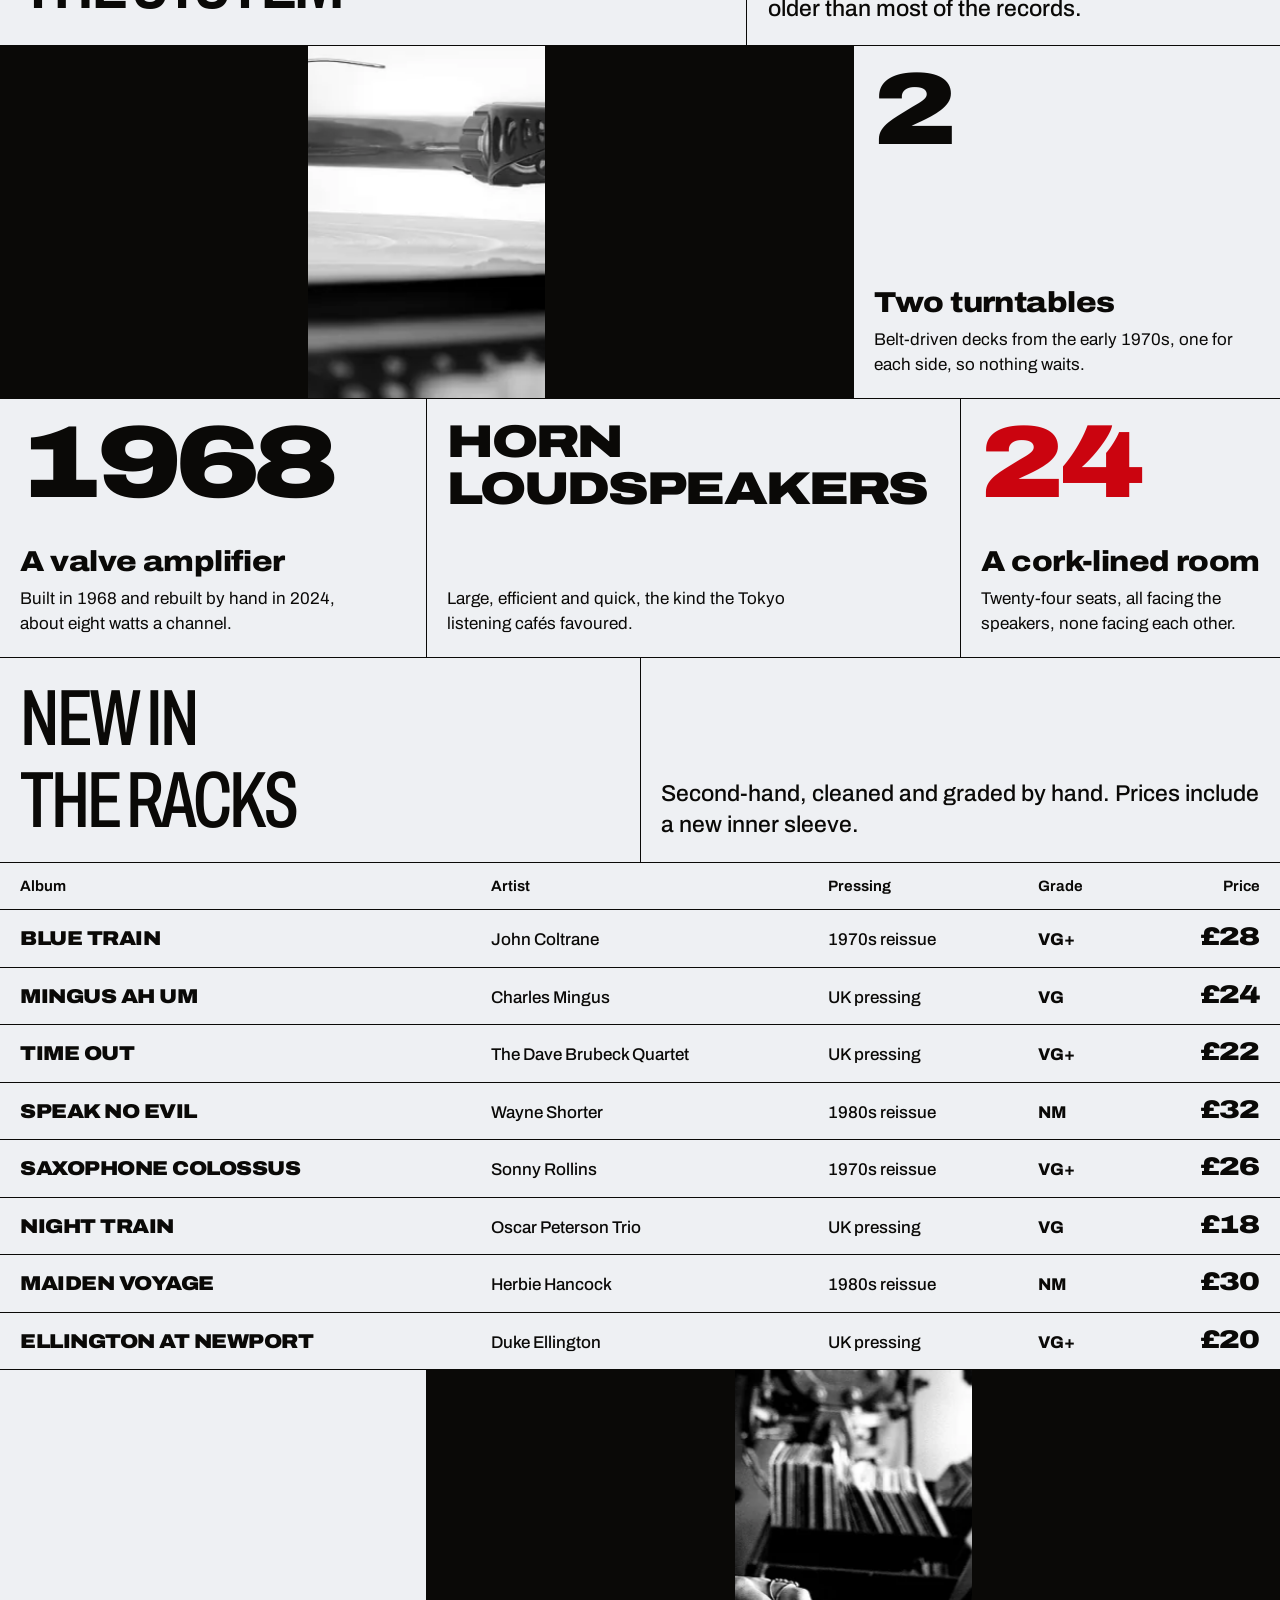
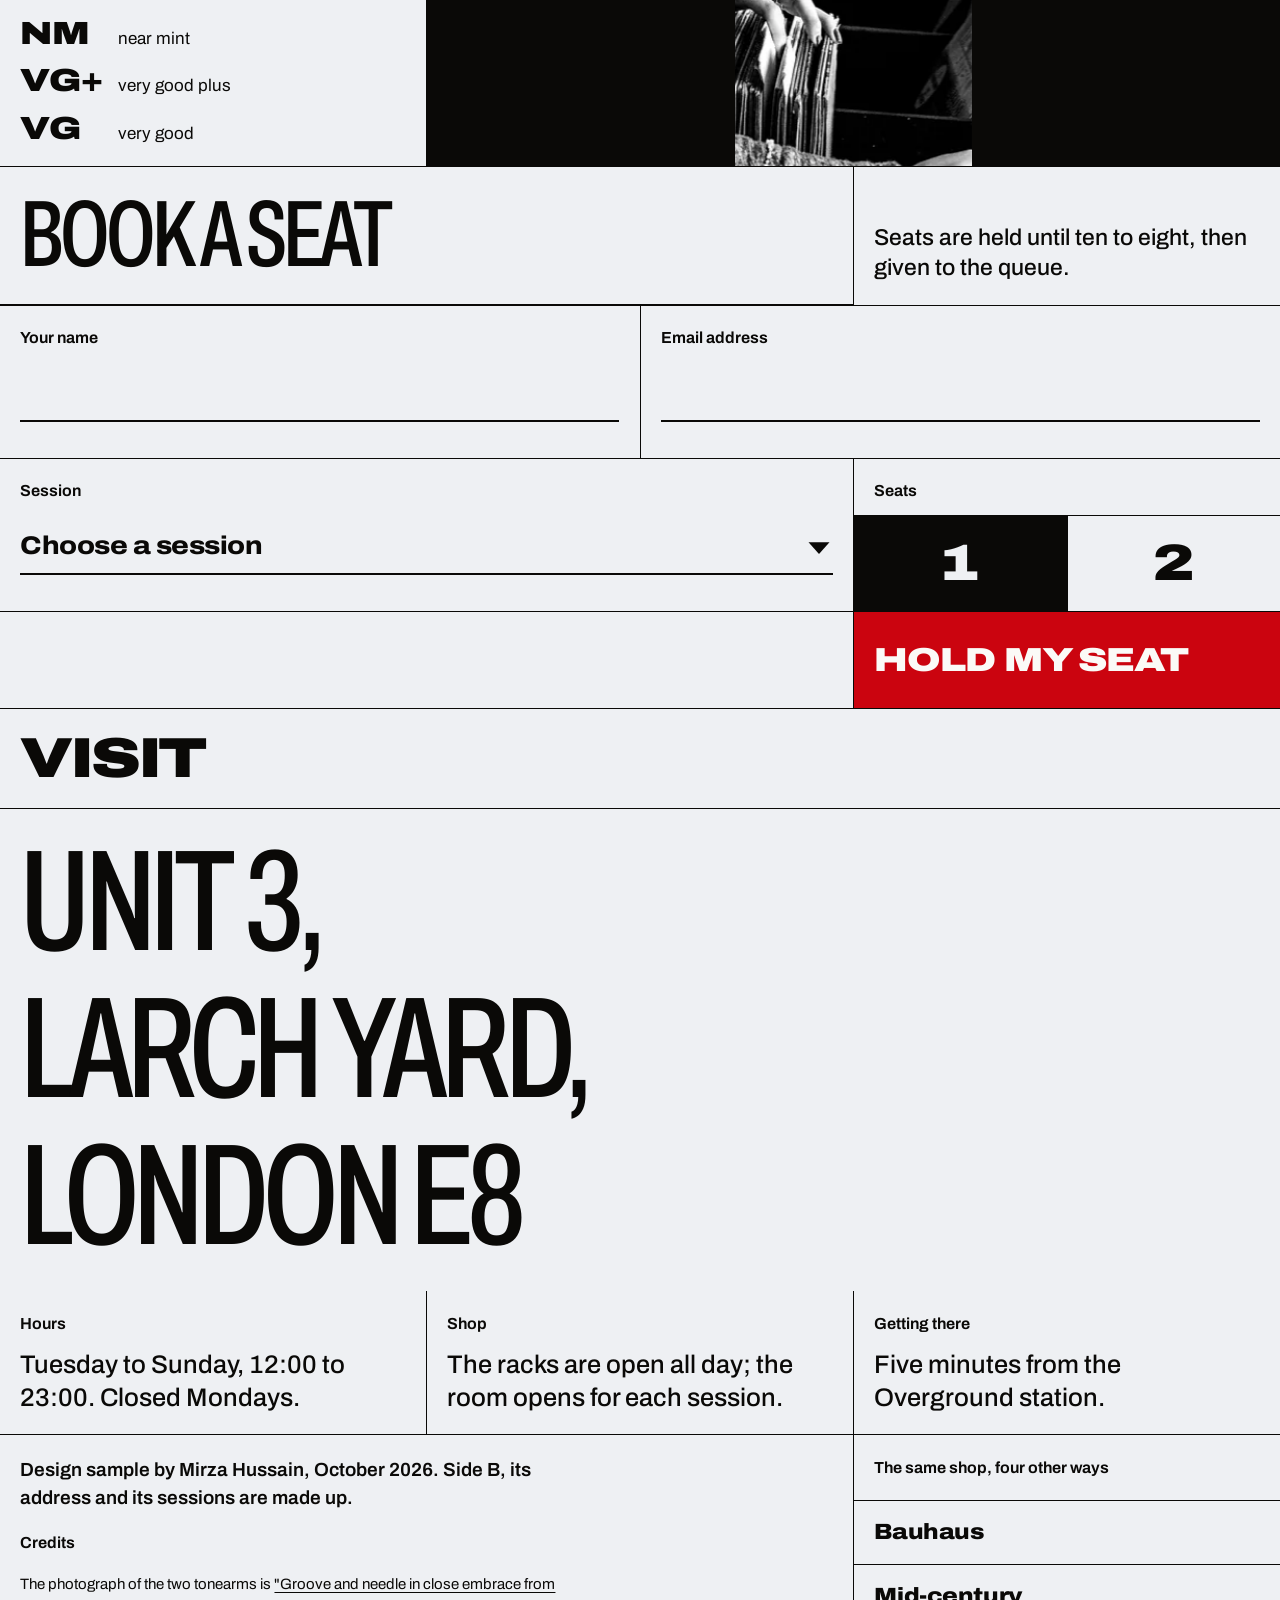
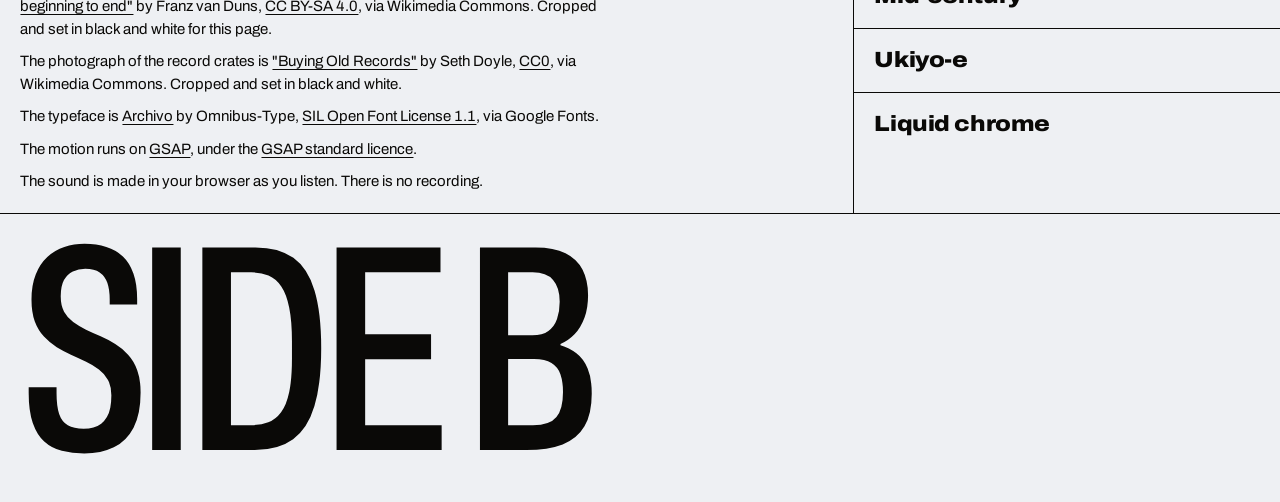
<file: brutalist/index.html>
<!doctype html>
<html lang="en-GB">
  <head>
    <meta charset="UTF-8" />
    <meta name="viewport" content="width=device-width, initial-scale=1.0" />
    <title>Side B, brutalist: records, hi-fi and a listening room (design sample)</title>
    <meta name="description" content="A design sample: a fictional record shop and listening room, art-directed as industrial brutalism." />
    <meta name="theme-color" content="#f0f1f3" />
    <link rel="icon" href="../favicon.svg" />
    <script>document.documentElement.classList.add("js");</script>
    <link rel="preconnect" href="https://fonts.googleapis.com" />
    <link rel="preconnect" href="https://fonts.gstatic.com" crossorigin />
    <link href="https://fonts.googleapis.com/css2?family=Archivo:wdth,wght@62..125,400..900&display=swap" rel="stylesheet" />
    <script type="module" crossorigin src="../assets/brutalist-UbTMVNJq.js"></script>
    <link rel="modulepreload" crossorigin href="../assets/transitions-Dmy-K4ic.js">
    <link rel="modulepreload" crossorigin href="../assets/booking-QiCjPrqt.js">
    <link rel="modulepreload" crossorigin href="../assets/SplitText-BOzMVKL-.js">
    <link rel="modulepreload" crossorigin href="../assets/needle-fMAHz961.js">
    <link rel="stylesheet" crossorigin href="../assets/transitions-CAaEYbZX.css">
    <link rel="stylesheet" crossorigin href="../assets/booking-Dos5d-Vi.css">
    <link rel="stylesheet" crossorigin href="../assets/brutalist-Dq5VUES1.css">
  </head>
  <body>
    <div class="viewer">
      <div class="viewer__inner">
        <p class="viewer__note">Design sample.<span class="viewer__long"> Side B is a made-up shop, shown in five art directions.</span> <a href="../">About it</a></p>
        <nav aria-label="Art directions">
          <a href="../bauhaus/">Bauhaus</a>
          <a href="../brutalist/" aria-current="page">Brutalist</a>
          <a href="../mid-century/">Mid-century</a>
          <a href="../ukiyo-e/">Ukiyo-e</a>
          <a href="../chrome/">Liquid chrome</a>
        </nav>
      </div>
    </div>

    <header class="br-bar" data-bar>
      <a class="br-mark" href="./" data-vt="mark">Side B</a>
      <button class="br-menu" type="button" aria-expanded="false" aria-controls="br-links" data-menu>Menu</button>
      <nav class="br-links" id="br-links" aria-label="Main">
        <a href="#sessions">Sessions</a>
        <a href="#room">The room</a>
        <a href="#system">The system</a>
        <a href="#racks">The racks</a>
        <a href="#visit">Visit</a>
      </nav>
      <a class="br-cta" href="#book">Book a seat</a>
    </header>

    <main class="br-frame">
      <!-- Hero: the headline opens up on arrival; the needle row is the instrument. -->
      <section class="br-hero" aria-labelledby="br-title">
        <div class="br-row">
          <div class="br-cell br-headcell br-s12">
            <h1 id="br-title" class="br-h1" data-vt="title" data-kinetic-hero><span class="br-line">Hear the</span> <span class="br-line br-line--split"><span class="br-word">whole</span> <span class="br-word">album.</span></span></h1>
            <p class="br-lede">Records, hi-fi and a quiet room to hear them properly.</p>
          </div>
        </div>
        <div class="br-row br-deck">
          <div class="br-cell br-needle" data-needle-cell>
            <button class="br-needle__btn" type="button" data-needle aria-pressed="false" aria-describedby="br-needle-note">
              <span class="br-needle__label" data-needle-label><span class="br-line">Drop the</span> <span class="br-line">needle</span></span>
            </button>
            <p class="br-needle__note" id="br-needle-note">Sound on. What you hear is the crackle and hum of the room, made live in your browser. The music itself is for the room.</p>
          </div>
          <figure class="br-cell br-scope" data-scope>
            <canvas class="br-scope__canvas" role="img" aria-label="An oscilloscope trace of the room sound, drawn live while the needle is down." data-scope-canvas></canvas>
            <figcaption class="br-scope__read">
              <span class="br-scope__state" data-scope-state>Needle up. The line is flat.</span>
              <span class="br-scope__nums">
                <span>Peak <output data-scope-peak>off</output></span>
                <span>Crackles <output data-scope-ticks>0</output></span>
              </span>
            </figcaption>
          </figure>
          <div class="br-cell br-tonight">
            <p class="br-tonight__line"><span>Tonight,</span> <strong class="br-tonight__time">20:00.</strong> <span class="br-tonight__what">Kind of Blue, both sides.</span></p>
          </div>
        </div>
      </section>

      <!-- The week on a strip that runs with the scroll: it moves only while the reader does. -->
      <div class="br-row br-ticker" data-ticker>
        <p class="br-ticker__label">This week</p>
        <div class="br-ticker__window">
          <ul class="br-ticker__track" aria-label="This week's albums">
            <li><span class="br-t">Tue 20:00</span> Waltz for Debby</li>
            <li><span class="br-t">Wed 20:00</span> Moanin'</li>
            <li class="br-ticker__tonight"><span class="br-t">Thu 20:00</span> Kind of Blue</li>
            <li><span class="br-t">Fri 20:00</span> A Love Supreme</li>
            <li><span class="br-t">Sat 20:00</span> Somethin' Else</li>
            <li><span class="br-t">Sun 17:00</span> Getz/Gilberto</li>
          </ul>
        </div>
      </div>

      <!-- Sessions: a departures board. One row a night; tonight is the red block. -->
      <section id="sessions" class="br-section" aria-labelledby="br-sessions-h">
        <div class="br-row">
          <div class="br-cell br-headcell br-s8">
            <h2 id="br-sessions-h" class="br-h2" data-kinetic style="--r: 8.6"><span class="br-line">This week</span> <span class="br-line">in the room</span></h2>
          </div>
          <p class="br-cell br-intro br-s4">One album a night, both sides, start to finish. Twenty-four seats.</p>
        </div>
        <ol class="br-board" data-board>
          <li class="br-night">
            <p class="br-night__date"><time datetime="2026-11-03T20:00"><span class="br-night__num">3</span> <span class="br-night__dm"><span>Tuesday</span> <span>November</span></span></time></p>
            <p class="br-night__time">20:00</p>
            <p class="br-night__album">Waltz for Debby</p>
            <p class="br-night__artist">Bill Evans Trio <span class="br-night__year">1962</span></p>
          </li>
          <li class="br-night">
            <p class="br-night__date"><time datetime="2026-11-04T20:00"><span class="br-night__num">4</span> <span class="br-night__dm"><span>Wednesday</span> <span>November</span></span></time></p>
            <p class="br-night__time">20:00</p>
            <p class="br-night__album">Moanin'</p>
            <p class="br-night__artist">Art Blakey and the Jazz Messengers <span class="br-night__year">1958</span></p>
          </li>
          <li class="br-night br-night--tonight" aria-current="date">
            <p class="br-night__date"><time datetime="2026-11-05T20:00"><span class="br-night__num">5</span> <span class="br-night__dm"><span>Thursday</span> <span>November</span></span></time></p>
            <p class="br-night__time">20:00 <span class="br-night__flag">Tonight</span></p>
            <p class="br-night__album">Kind of Blue</p>
            <p class="br-night__artist">Miles Davis <span class="br-night__year">1959</span></p>
          </li>
          <li class="br-night">
            <p class="br-night__date"><time datetime="2026-11-06T20:00"><span class="br-night__num">6</span> <span class="br-night__dm"><span>Friday</span> <span>November</span></span></time></p>
            <p class="br-night__time">20:00</p>
            <p class="br-night__album">A Love Supreme</p>
            <p class="br-night__artist">John Coltrane <span class="br-night__year">1965</span></p>
          </li>
          <li class="br-night">
            <p class="br-night__date"><time datetime="2026-11-07T20:00"><span class="br-night__num">7</span> <span class="br-night__dm"><span>Saturday</span> <span>November</span></span></time></p>
            <p class="br-night__time">20:00</p>
            <p class="br-night__album">Somethin' Else</p>
            <p class="br-night__artist">Cannonball Adderley <span class="br-night__year">1958</span></p>
          </li>
          <li class="br-night br-night--early">
            <p class="br-night__date"><time datetime="2026-11-08T17:00"><span class="br-night__num">8</span> <span class="br-night__dm"><span>Sunday</span> <span>November</span></span></time></p>
            <p class="br-night__time">17:00 <span class="br-night__flag">Sunday starts early, at 17:00.</span></p>
            <p class="br-night__album">Getz/Gilberto</p>
            <p class="br-night__artist">Stan Getz and João Gilberto <span class="br-night__year">1964</span></p>
          </li>
        </ol>
      </section>

      <!-- The room: on a wide screen the section holds still and the four rules take the stage in turn. -->
      <section id="room" class="br-section br-room" aria-labelledby="br-room-h" data-room>
        <div class="br-row">
          <div class="br-cell br-headcell br-s12">
            <h2 id="br-room-h" class="br-h2" data-kinetic style="--r: 15.6; --r-sm: 9.3"><span class="br-line">How the</span> <span class="br-line">room works</span></h2>
          </div>
        </div>
        <div class="br-row br-room__body">
          <ol class="br-cell br-room__index" aria-hidden="true" data-room-index>
            <li>Arrive by quarter to.</li>
            <li>Phones face down.</li>
            <li>Quiet while it plays.</li>
            <li>Requests on the card.</li>
          </ol>
          <ol class="br-room__rules" data-room-rules>
            <li class="br-rule">
              <h3 class="br-rule__title"><span class="br-line">Arrive by</span> <span class="br-line">quarter to.</span></h3>
              <p class="br-rule__line">The door closes when the needle drops.</p>
            </li>
            <li class="br-rule">
              <h3 class="br-rule__title"><span class="br-line">Phones</span> <span class="br-line">face down.</span></h3>
              <p class="br-rule__line">Screens stay dark and photographs wait until the side ends.</p>
            </li>
            <li class="br-rule">
              <h3 class="br-rule__title"><span class="br-line">Quiet while</span> <span class="br-line">it plays.</span></h3>
              <p class="br-rule__line">Talk at the bar between sides, never over them.</p>
            </li>
            <li class="br-rule">
              <h3 class="br-rule__title"><span class="br-line">Requests</span> <span class="br-line">on the card.</span></h3>
              <p class="br-rule__line">Write one on the card at the bar for next month's list.</p>
            </li>
          </ol>
          <div class="br-room__meter" aria-hidden="true"><span data-room-meter></span></div>
        </div>
      </section>

      <!-- The system: a spec sheet, with the two tonearms as its picture. -->
      <section id="system" class="br-section" aria-labelledby="br-system-h">
        <div class="br-row">
          <div class="br-cell br-headcell br-s7">
            <h2 id="br-system-h" class="br-h2" data-kinetic style="--r: 8.4"><span class="br-line">The system</span></h2>
          </div>
          <p class="br-cell br-intro br-s5">Restored, not new. Everything in the chain is older than most of the records.</p>
        </div>
        <div class="br-row br-spec">
          <figure class="br-cell br-spec__photo" data-shutter>
            <img
              src="../img/tonearms-1440.webp"
              srcset="../img/tonearms-960.webp 960w, ../img/tonearms-1440.webp 1440w, ../img/tonearms-1920.webp 1920w"
              sizes="(min-width: 60rem) 67vw, 100vw"
              width="1920" height="768"
              loading="lazy"
              alt="Two tonearms resting on a spinning record, in black and white" />
          </figure>
          <div class="br-cell br-item br-item--decks">
            <p class="br-item__fig">2</p>
            <h3 class="br-item__name">Two turntables</h3>
            <p class="br-item__line">Belt-driven decks from the early 1970s, one for each side, so nothing waits.</p>
          </div>
          <div class="br-cell br-item br-item--amp">
            <p class="br-item__fig">1968</p>
            <h3 class="br-item__name">A valve amplifier</h3>
            <p class="br-item__line">Built in 1968 and rebuilt by hand in 2024, about eight watts a channel.</p>
          </div>
          <div class="br-cell br-item br-item--horns">
            <h3 class="br-item__name br-item__name--big"><span class="br-line">Horn</span> <span class="br-line">loudspeakers</span></h3>
            <p class="br-item__line">Large, efficient and quick, the kind the Tokyo listening cafés favoured.</p>
          </div>
          <div class="br-cell br-item br-item--room">
            <p class="br-item__fig">24</p>
            <h3 class="br-item__name">A cork-lined room</h3>
            <p class="br-item__line">Twenty-four seats, all facing the speakers, none facing each other.</p>
          </div>
        </div>
      </section>

      <!-- The racks: a raw price list. Rows invert under the pointer. -->
      <section id="racks" class="br-section" aria-labelledby="br-racks-h">
        <div class="br-row">
          <div class="br-cell br-headcell br-s6">
            <h2 id="br-racks-h" class="br-h2" data-kinetic style="--r: 7.5"><span class="br-line">New in</span> <span class="br-line">the racks</span></h2>
          </div>
          <p class="br-cell br-intro br-s6">Second-hand, cleaned and graded by hand. Prices include a new inner sleeve.</p>
        </div>
        <div class="br-racks">
          <table class="br-table">
            <caption class="visually-hidden">New in the racks: album, artist, pressing, grade and price</caption>
            <thead>
              <tr><th scope="col">Album</th><th scope="col">Artist</th><th scope="col">Pressing</th><th scope="col">Grade</th><th scope="col" class="br-num">Price</th></tr>
            </thead>
            <tbody>
              <tr><th scope="row">Blue Train</th><td>John Coltrane</td><td>1970s reissue</td><td>VG+</td><td class="br-num">£28</td></tr>
              <tr><th scope="row">Mingus Ah Um</th><td>Charles Mingus</td><td>UK pressing</td><td>VG</td><td class="br-num">£24</td></tr>
              <tr><th scope="row">Time Out</th><td>The Dave Brubeck Quartet</td><td>UK pressing</td><td>VG+</td><td class="br-num">£22</td></tr>
              <tr><th scope="row">Speak No Evil</th><td>Wayne Shorter</td><td>1980s reissue</td><td>NM</td><td class="br-num">£32</td></tr>
              <tr><th scope="row">Saxophone Colossus</th><td>Sonny Rollins</td><td>1970s reissue</td><td>VG+</td><td class="br-num">£26</td></tr>
              <tr><th scope="row">Night Train</th><td>Oscar Peterson Trio</td><td>UK pressing</td><td>VG</td><td class="br-num">£18</td></tr>
              <tr><th scope="row">Maiden Voyage</th><td>Herbie Hancock</td><td>1980s reissue</td><td>NM</td><td class="br-num">£30</td></tr>
              <tr><th scope="row">Ellington at Newport</th><td>Duke Ellington</td><td>UK pressing</td><td>VG+</td><td class="br-num">£20</td></tr>
            </tbody>
          </table>
        </div>
        <div class="br-row br-racks__foot">
          <dl class="br-cell br-grades br-s4">
            <div><dt>NM</dt><dd>near mint</dd></div>
            <div><dt>VG+</dt><dd>very good plus</dd></div>
            <div><dt>VG</dt><dd>very good</dd></div>
          </dl>
          <figure class="br-cell br-racks__photo br-s8" data-shutter>
            <img
              src="../img/brutalist/racks-hands-1440.webp"
              srcset="../img/brutalist/racks-hands-960.webp 960w, ../img/brutalist/racks-hands-1440.webp 1440w, ../img/brutalist/racks-hands-1920.webp 1920w"
              sizes="(min-width: 60rem) 67vw, 100vw"
              width="1920" height="893"
              loading="lazy"
              alt="Hands flicking through a crate of second-hand records, in black and white" />
          </figure>
        </div>
      </section>

      <!-- Booking: every field is a cell of the grid. -->
      <section id="book" class="br-section" aria-labelledby="br-book-h">
        <div class="br-row">
          <div class="br-cell br-headcell br-s8">
            <h2 id="br-book-h" class="br-h2" data-kinetic style="--r: 8.6"><span class="br-line">Book a seat</span></h2>
          </div>
          <p class="br-cell br-intro br-s4">Seats are held until ten to eight, then given to the queue.</p>
        </div>
        <form class="br-form" data-booking novalidate>
          <div class="br-field br-field--name">
            <label for="br-name">Your name</label>
            <input id="br-name" name="name" type="text" autocomplete="name" required />
            <p class="br-error" id="br-name-error" data-error-for="name"></p>
          </div>
          <div class="br-field br-field--email">
            <label for="br-email">Email address</label>
            <input id="br-email" name="email" type="email" autocomplete="email" inputmode="email" required />
            <p class="br-error" id="br-email-error" data-error-for="email"></p>
          </div>
          <div class="br-field br-field--session">
            <label for="br-session">Session</label>
            <div class="br-select">
              <select id="br-session" name="session" required>
                <option value="">Choose a session</option>
                <option value="2026-11-03">Tuesday 3 November, 20:00. Waltz for Debby</option>
                <option value="2026-11-04">Wednesday 4 November, 20:00. Moanin'</option>
                <option value="2026-11-05">Thursday 5 November, 20:00. Kind of Blue</option>
                <option value="2026-11-06">Friday 6 November, 20:00. A Love Supreme</option>
                <option value="2026-11-07">Saturday 7 November, 20:00. Somethin' Else</option>
                <option value="2026-11-08">Sunday 8 November, 17:00. Getz/Gilberto</option>
              </select>
              <svg class="br-select__arrow" viewBox="0 0 24 24" aria-hidden="true" focusable="false"><path d="M3 8h18L12 18z" /></svg>
            </div>
            <p class="br-error" id="br-session-error" data-error-for="session"></p>
          </div>
          <div class="br-field br-field--seats">
            <fieldset class="br-seatset">
              <legend>Seats</legend>
              <div class="br-seats">
                <label class="br-seat"><input type="radio" name="seats" value="1" checked /><span>1</span></label>
                <label class="br-seat"><input type="radio" name="seats" value="2" /><span>2</span></label>
              </div>
            </fieldset>
          </div>
          <p class="br-form__message" data-booking-message aria-live="polite"></p>
          <button class="br-submit" type="submit">Hold my seat</button>
        </form>
      </section>

      <!-- Visit: the address at the size of a sign on the gate. -->
      <section id="visit" class="br-section" aria-labelledby="br-visit-h">
        <div class="br-row">
          <h2 id="br-visit-h" class="br-cell br-visit__h br-s12">Visit</h2>
        </div>
        <div class="br-row">
          <div class="br-cell br-headcell br-s12">
            <p class="br-address" data-kinetic style="--r: 8.6"><span class="br-line">Unit 3,</span> <span class="br-line">Larch Yard,</span> <span class="br-line">London E8</span></p>
          </div>
        </div>
        <div class="br-row br-visit__facts">
          <div class="br-cell br-s4">
            <h3 class="br-fact__h">Hours</h3>
            <p class="br-fact">Tuesday to Sunday, 12:00 to 23:00. Closed Mondays.</p>
          </div>
          <div class="br-cell br-s4">
            <h3 class="br-fact__h">Shop</h3>
            <p class="br-fact">The racks are open all day; the room opens for each session.</p>
          </div>
          <div class="br-cell br-s4">
            <h3 class="br-fact__h">Getting there</h3>
            <p class="br-fact">Five minutes from the Overground station.</p>
          </div>
        </div>
      </section>
    </main>

    <footer class="br-foot">
      <div class="br-row">
        <div class="br-cell br-s8 br-foot__notes">
          <p class="br-foot__sample">Design sample by Mirza Hussain, October 2026. Side B, its address and its sessions are made up.</p>
          <h2 class="br-foot__h">Credits</h2>
          <ul class="br-credits">
            <li>The photograph of the two tonearms is <a href="https://commons.wikimedia.org/wiki/File:Groove_and_needle_in_close_embrace_from_beginning_to_end.jpg">"Groove and needle in close embrace from beginning to end"</a> by Franz van Duns, <a href="https://creativecommons.org/licenses/by-sa/4.0/">CC BY-SA 4.0</a>, via Wikimedia Commons. Cropped and set in black and white for this page.</li>
            <li>The photograph of the record crates is <a href="https://commons.wikimedia.org/wiki/File:Buying_Old_Records_(Unsplash).jpg">"Buying Old Records"</a> by Seth Doyle, <a href="https://creativecommons.org/publicdomain/zero/1.0/">CC0</a>, via Wikimedia Commons. Cropped and set in black and white.</li>
            <li>The typeface is <a href="https://fonts.google.com/specimen/Archivo">Archivo</a> by Omnibus-Type, <a href="https://openfontlicense.org/">SIL Open Font License 1.1</a>, via Google Fonts.</li>
            <li>The motion runs on <a href="https://gsap.com/">GSAP</a>, under the <a href="https://gsap.com/standard-license/">GSAP standard licence</a>.</li>
            <li>The sound is made in your browser as you listen. There is no recording.</li>
          </ul>
        </div>
        <nav class="br-cell br-s4 br-foot__dirs" aria-label="Other art directions">
          <h2 class="br-foot__h">The same shop, four other ways</h2>
          <a href="../bauhaus/">Bauhaus</a>
          <a href="../mid-century/">Mid-century</a>
          <a href="../ukiyo-e/">Ukiyo-e</a>
          <a href="../chrome/">Liquid chrome</a>
        </nav>
      </div>
      <div class="br-row">
        <div class="br-cell br-headcell br-s12 br-foot__markcell">
          <p class="br-foot__mark" data-kinetic style="--r: 4.2" aria-hidden="true"><span class="br-line">Side B</span></p>
        </div>
      </div>
    </footer>
  </body>
</html>
</file>
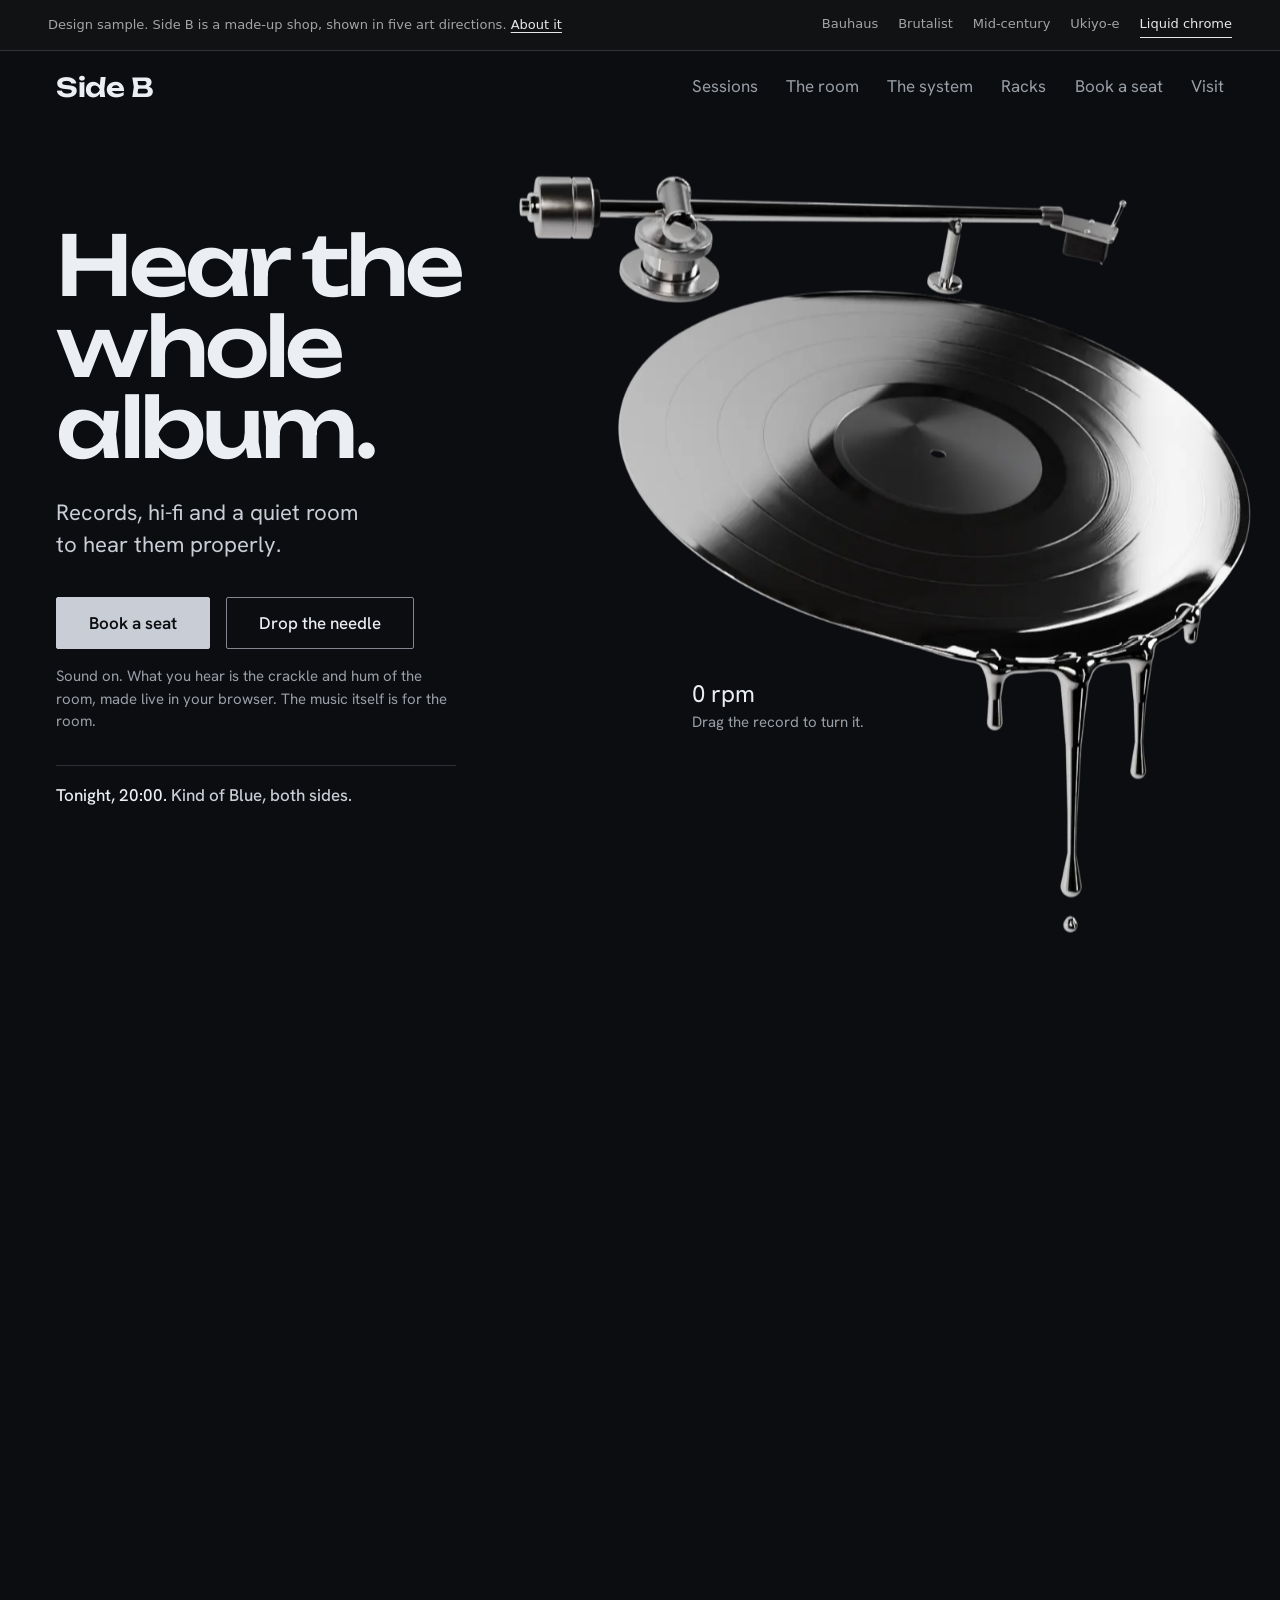
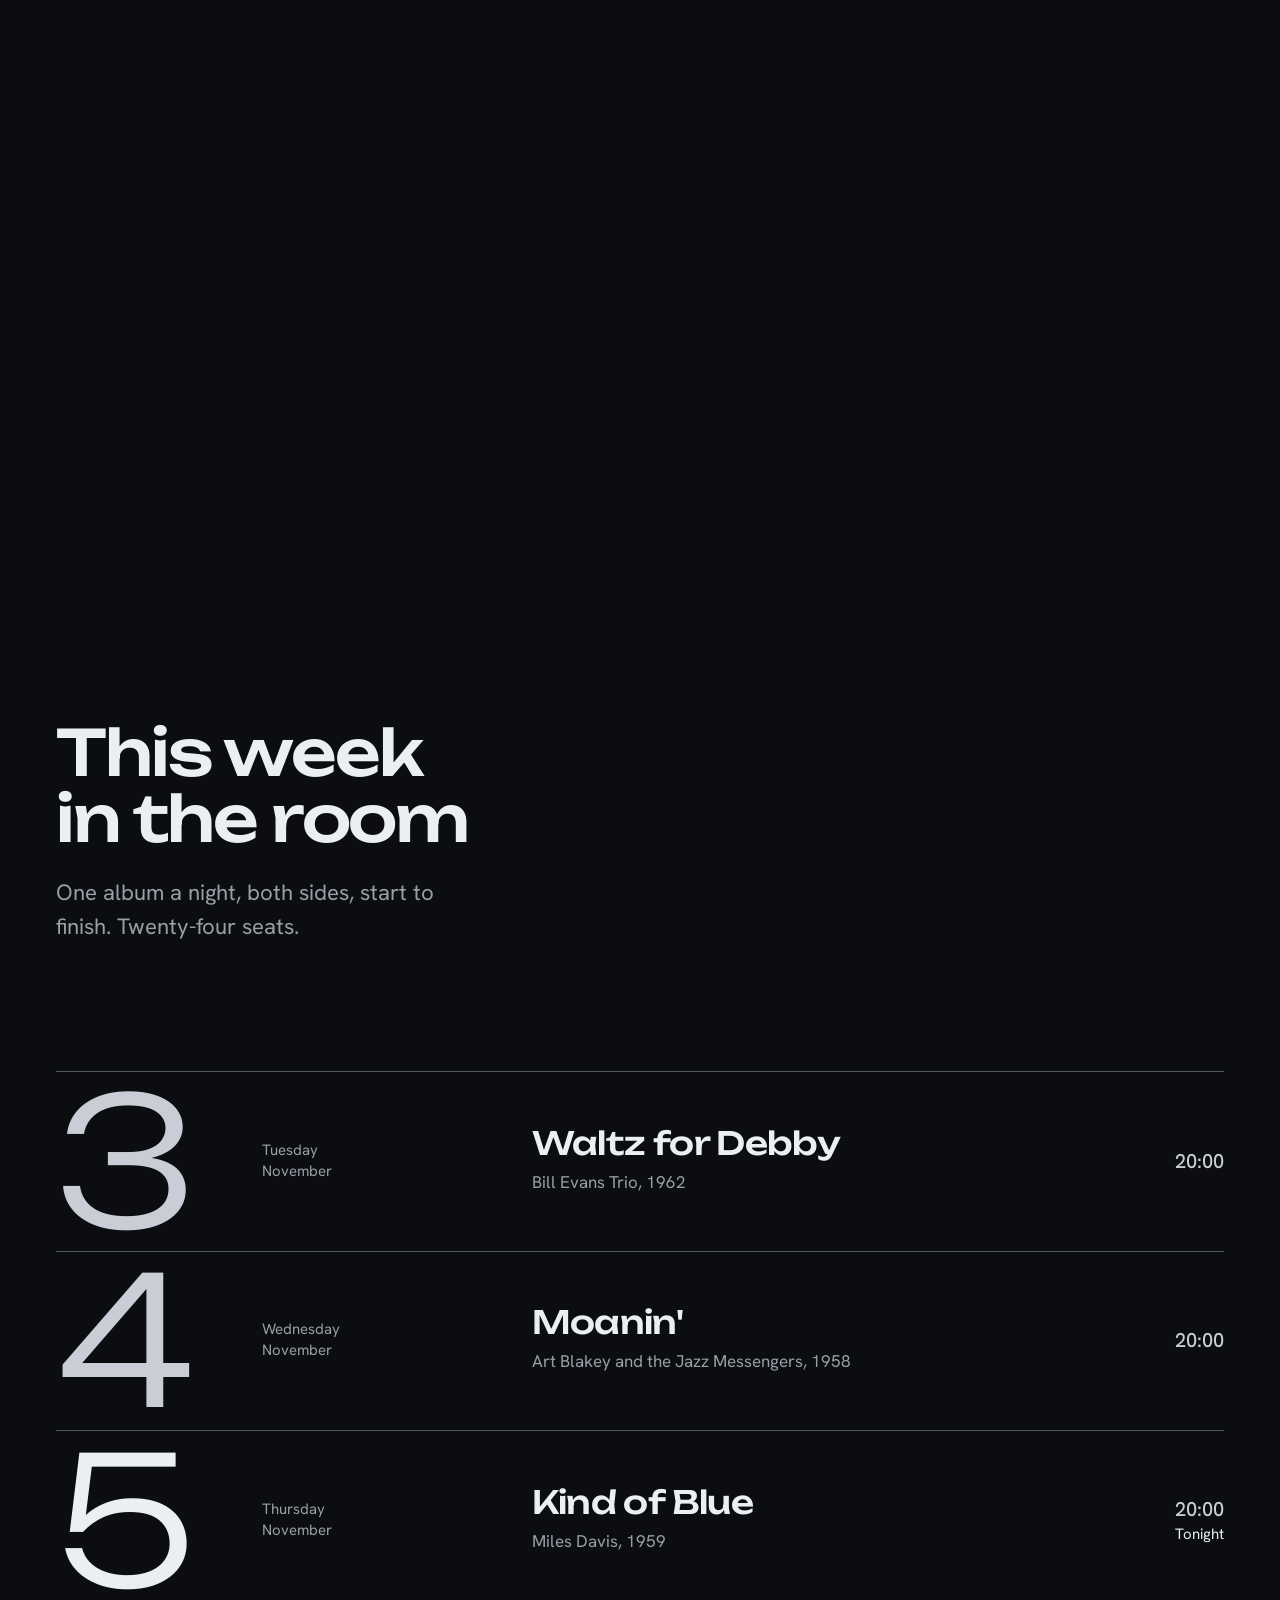
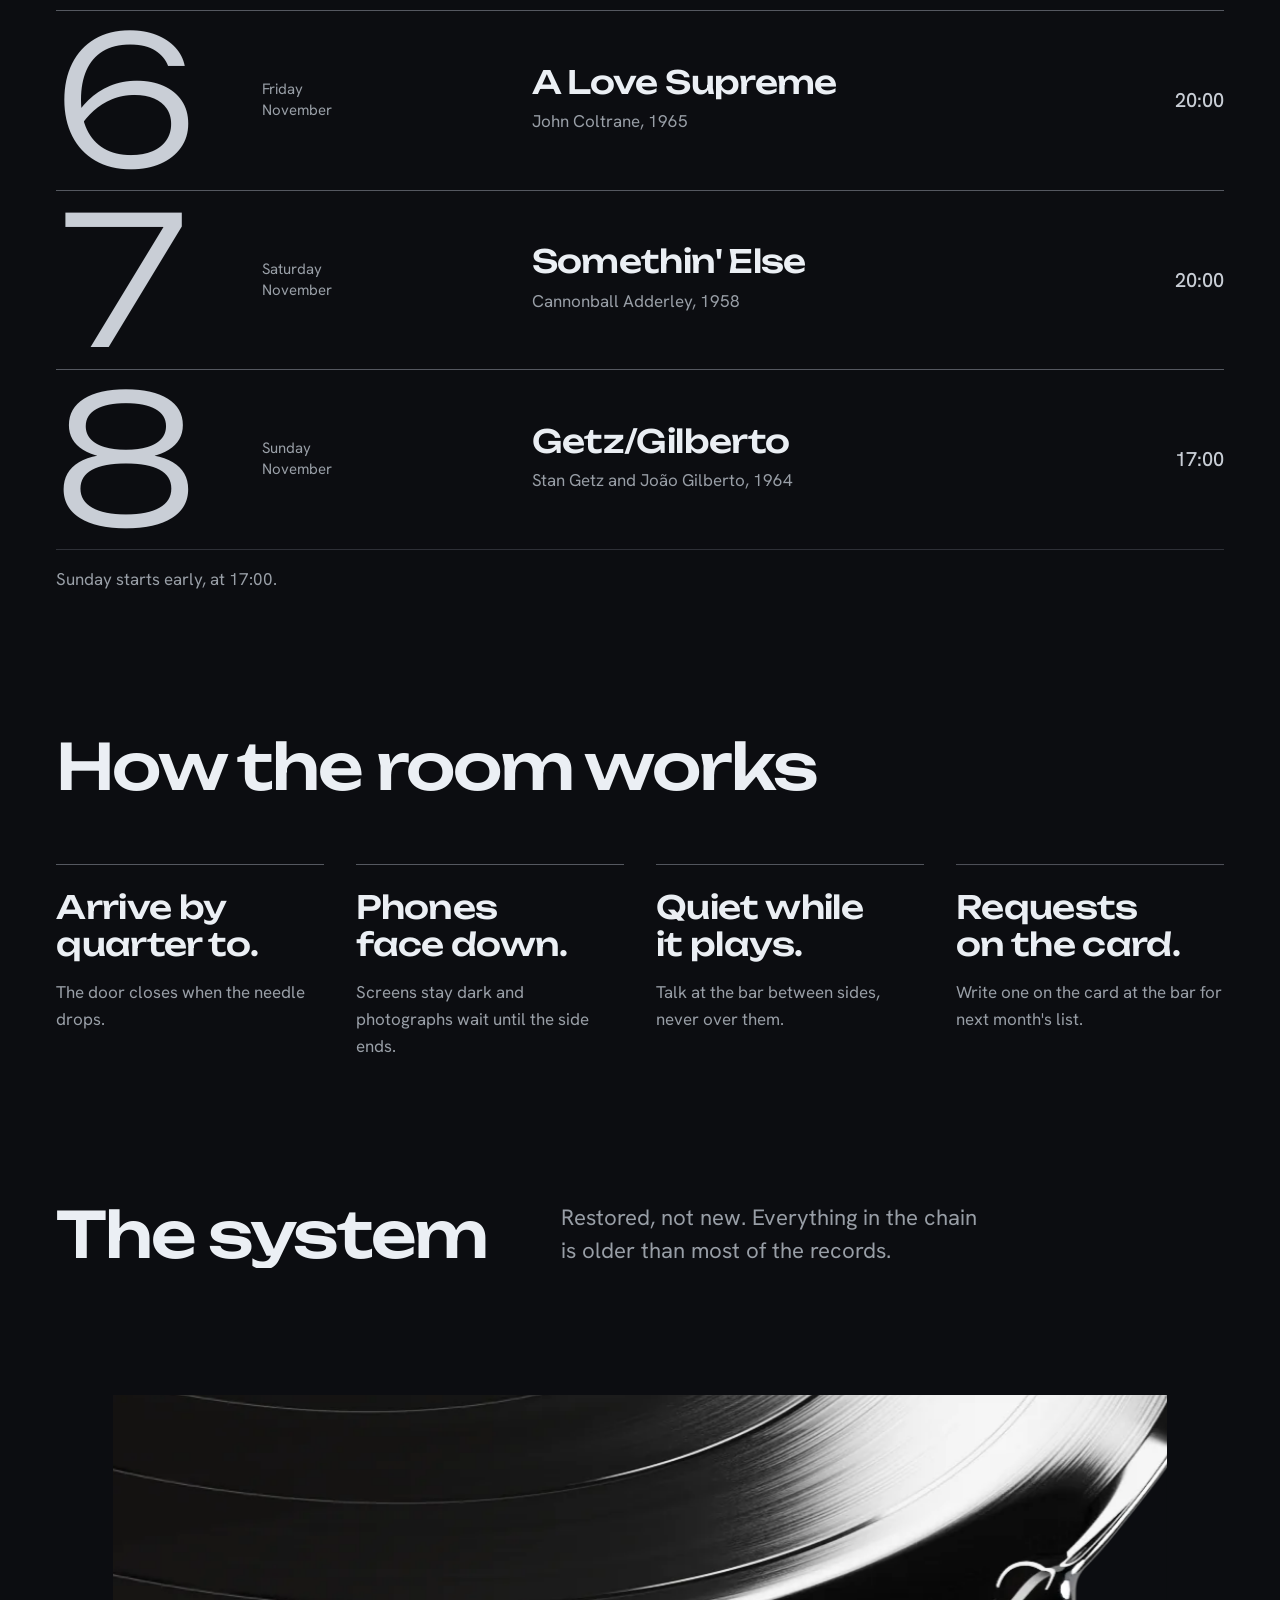
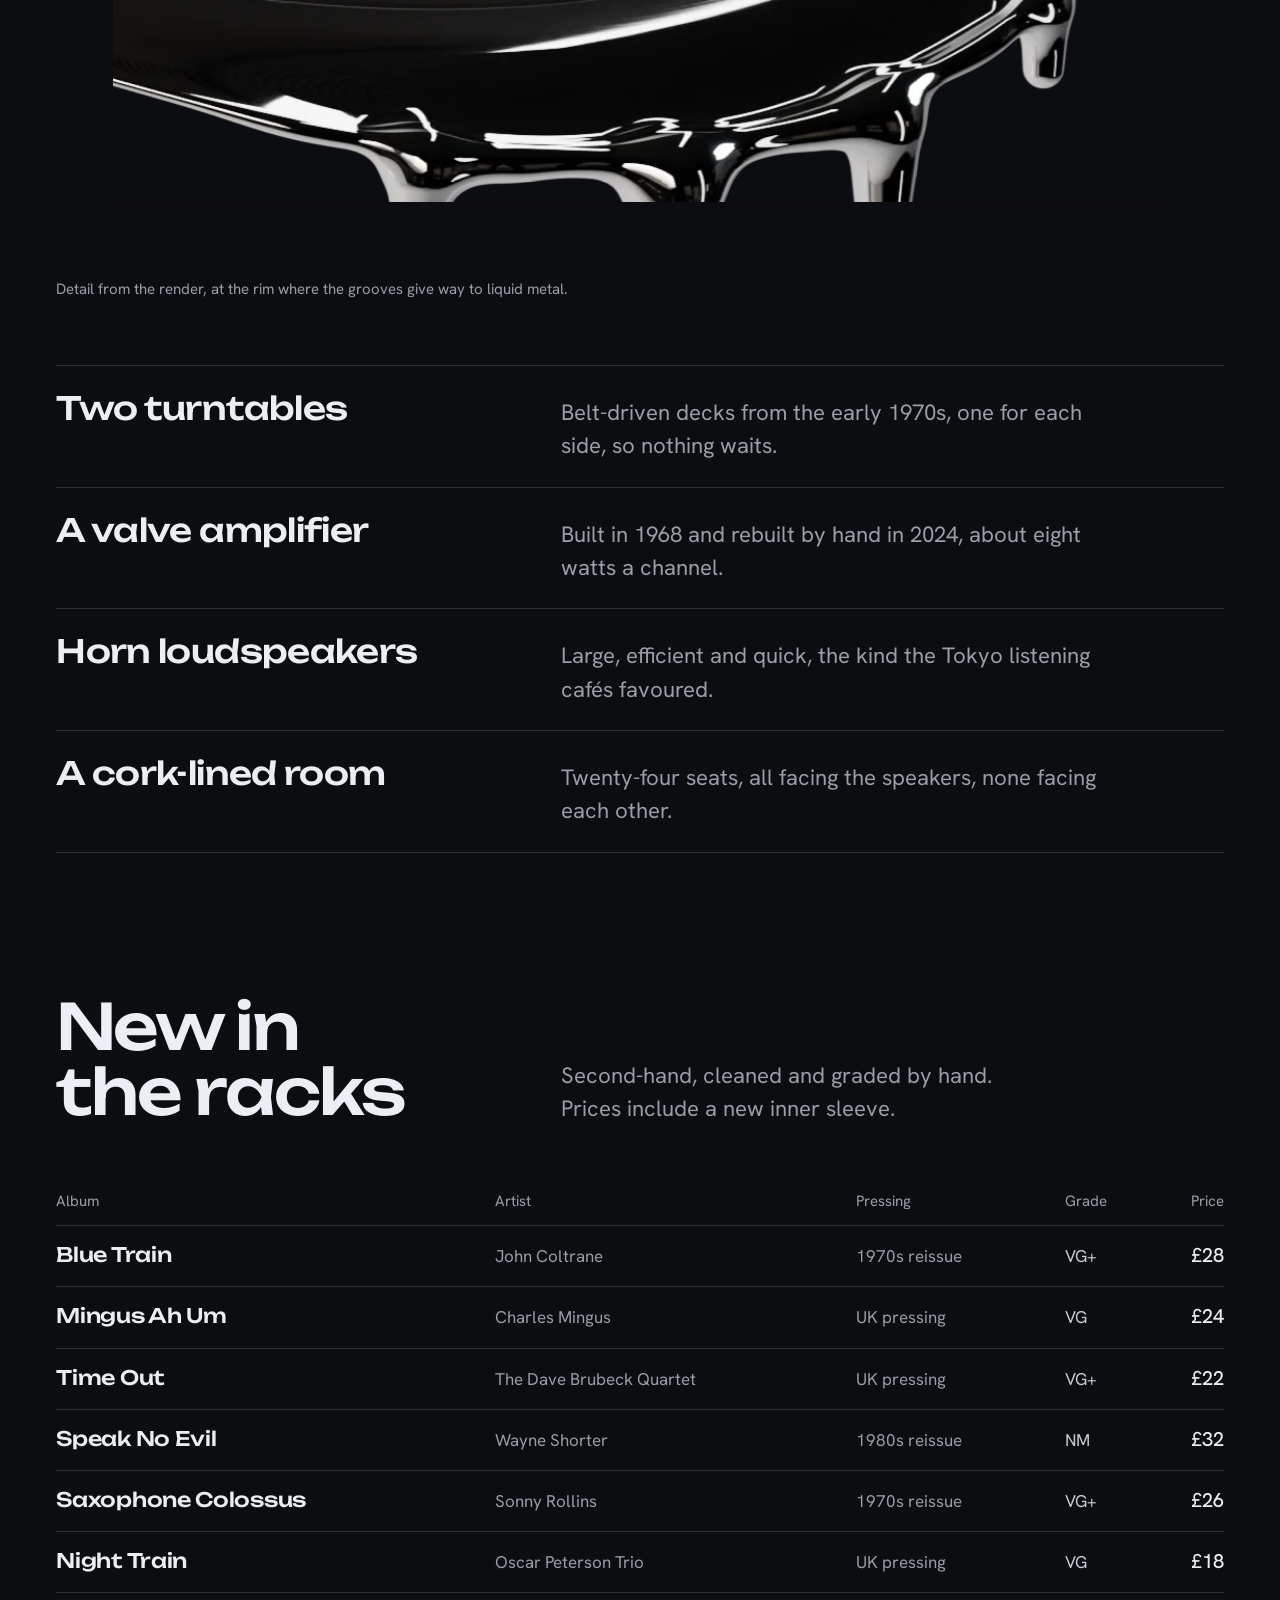
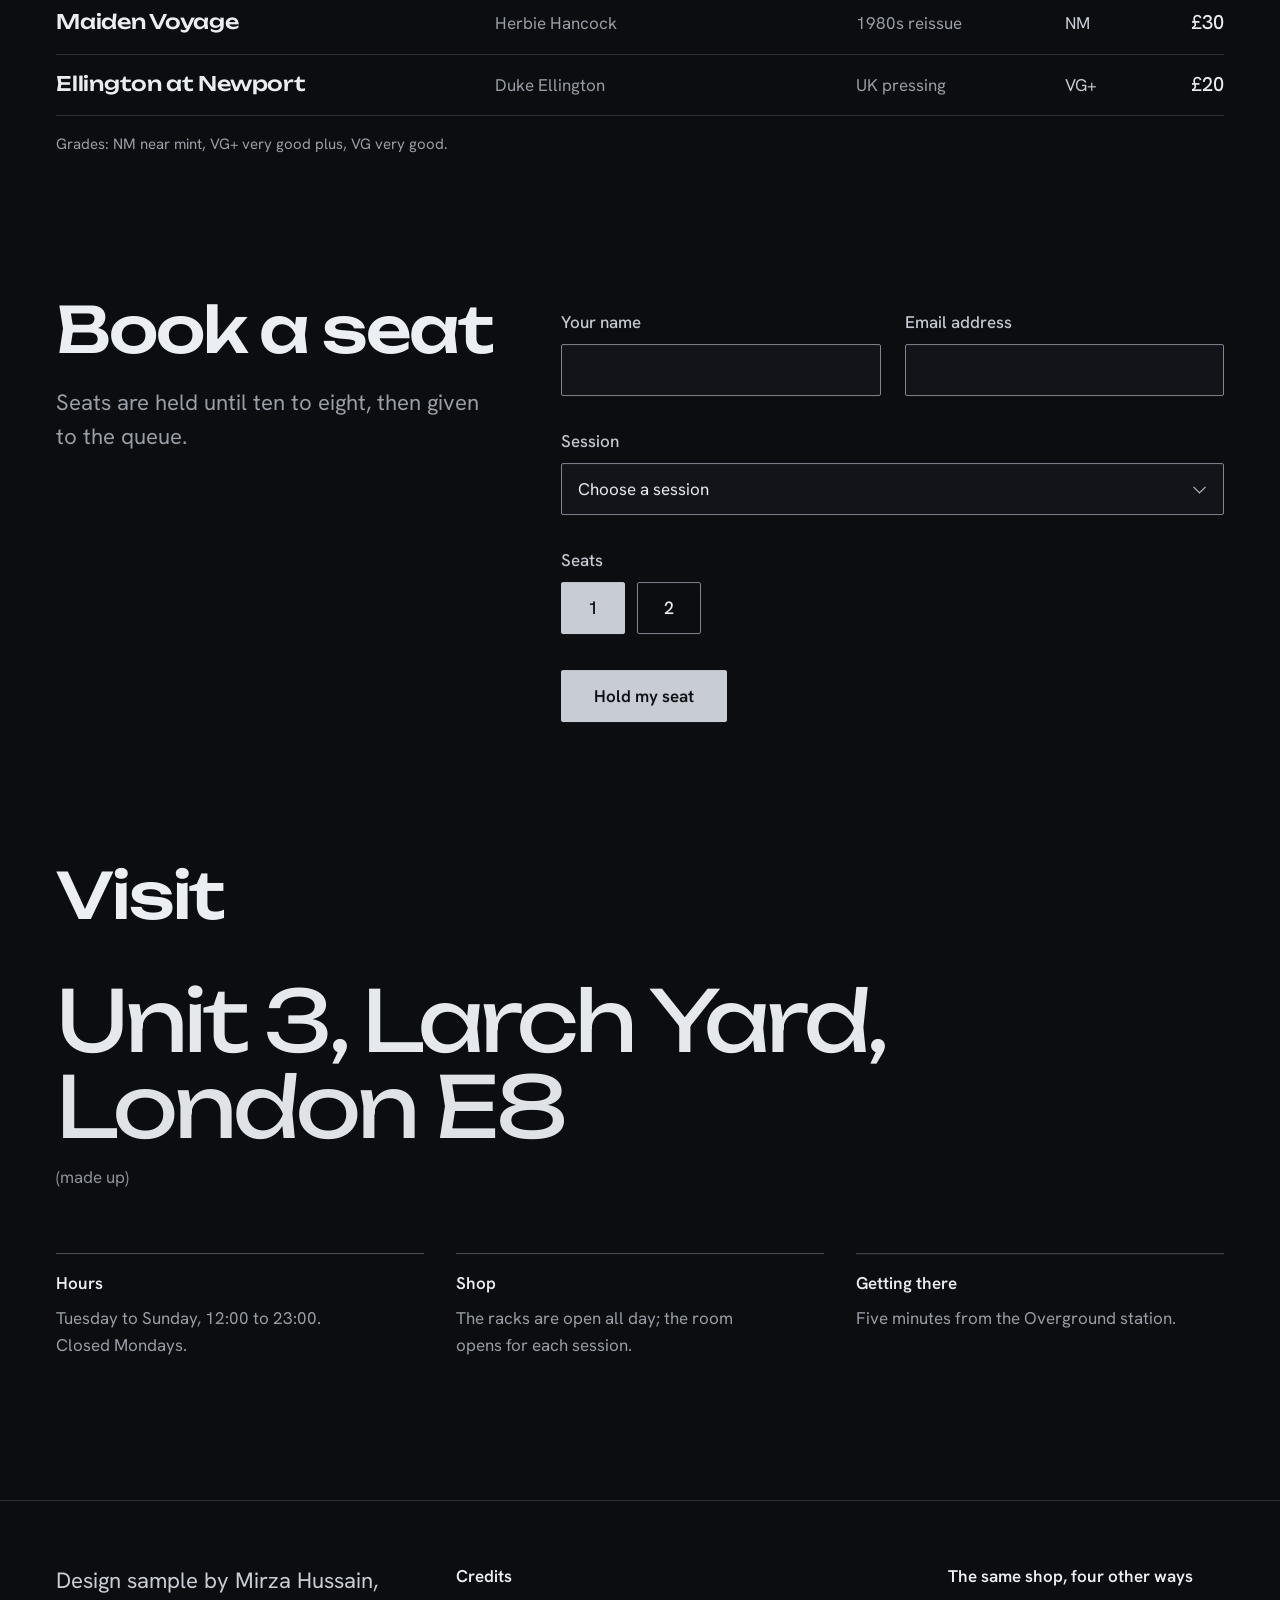
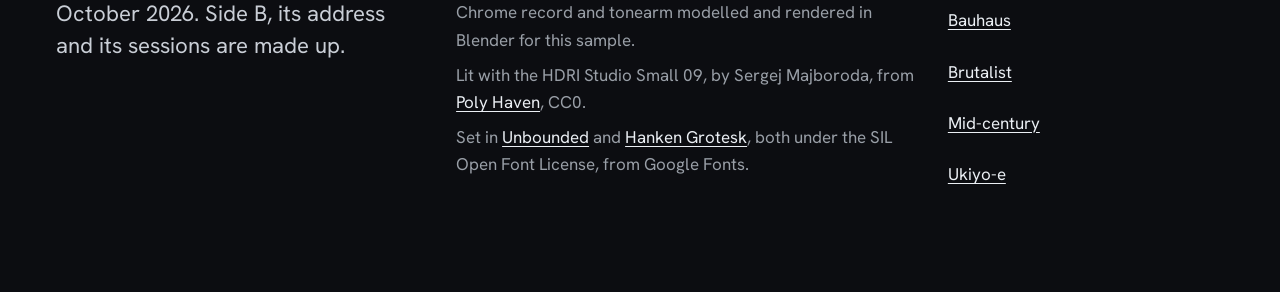
<file: chrome/index.html>
<!doctype html>
<html lang="en-GB">
  <head>
    <meta charset="UTF-8" />
    <meta name="viewport" content="width=device-width, initial-scale=1.0" />
    <title>Side B, liquid chrome: records, hi-fi and a listening room (design sample)</title>
    <meta name="description" content="A design sample: a fictional record shop and listening room, art-directed in liquid chrome around one rendered record." />
    <meta name="theme-color" content="#0b0c10" />
    <link rel="icon" href="../favicon.svg" />
    <script>document.documentElement.classList.add("js");</script>
    <link rel="preconnect" href="https://fonts.googleapis.com" />
    <link rel="preconnect" href="https://fonts.gstatic.com" crossorigin />
    <link href="https://fonts.googleapis.com/css2?family=Unbounded:wght@300..700&family=Hanken+Grotesk:wght@400..600&display=swap" rel="stylesheet" />
    <link rel="preload" as="image" href="../img/chrome/record-1600.webp" imagesrcset="../img/chrome/record-800.webp 800w, ../img/chrome/record-1200.webp 1200w, ../img/chrome/record-1600.webp 1600w, ../img/chrome/record-2400.webp 2400w" imagesizes="(min-width: 60rem) 60vw, 100vw" fetchpriority="high" />
    <script type="module" crossorigin src="../assets/chrome-DlAOvynv.js"></script>
    <link rel="modulepreload" crossorigin href="../assets/transitions-Dmy-K4ic.js">
    <link rel="modulepreload" crossorigin href="../assets/booking-QiCjPrqt.js">
    <link rel="modulepreload" crossorigin href="../assets/needle-fMAHz961.js">
    <link rel="stylesheet" crossorigin href="../assets/transitions-CAaEYbZX.css">
    <link rel="stylesheet" crossorigin href="../assets/booking-Dos5d-Vi.css">
    <link rel="stylesheet" crossorigin href="../assets/chrome-EKcb380Q.css">
  </head>
  <body>
    <div class="viewer">
      <div class="viewer__inner">
        <p class="viewer__note">Design sample.<span class="viewer__long"> Side B is a made-up shop, shown in five art directions.</span> <a href="../">About it</a></p>
        <nav aria-label="Art directions">
          <a href="../bauhaus/">Bauhaus</a>
          <a href="../brutalist/">Brutalist</a>
          <a href="../mid-century/">Mid-century</a>
          <a href="../ukiyo-e/">Ukiyo-e</a>
          <a href="../chrome/" aria-current="page">Liquid chrome</a>
        </nav>
      </div>
    </div>

    <header class="cr-nav" data-head>
      <div class="cr-nav__inner">
        <a class="cr-mark" href="#top" data-vt="mark">Side B</a>
        <button class="cr-mini" type="button" data-needle-mini hidden>Lift the needle</button>
        <button class="cr-menu" type="button" aria-expanded="false" aria-controls="cr-sections" data-menu>Menu</button>
        <nav class="cr-sections" id="cr-sections" aria-label="Sections">
          <a href="#sessions">Sessions</a>
          <a href="#room">The room</a>
          <a href="#system">The system</a>
          <a href="#racks">Racks</a>
          <a href="#book">Book a seat</a>
          <a href="#visit">Visit</a>
        </nav>
      </div>
    </header>

    <main id="top">
      <section class="cr-hero" aria-labelledby="cr-title" data-hero>
        <div class="cr-hero__text" data-hero-text>
          <h1 id="cr-title" data-vt="title">Hear the whole album.</h1>
          <p class="cr-lede">Records, hi-fi and a quiet room to hear them properly.</p>
          <div class="cr-actions">
            <a class="cr-btn" href="#book">Book a seat</a>
            <button class="cr-needle" type="button" data-needle aria-pressed="false">
              <span data-needle-label>Drop the needle</span>
            </button>
          </div>
          <p class="cr-small">Sound on. What you hear is the crackle and hum of the room, made live in your browser. The music itself is for the room.</p>
          <p class="cr-tonight"><span>Tonight, 20:00.</span> Kind of Blue, both sides.</p>
        </div>

        <figure class="cr-deck" data-deck>
          <div class="cr-deck__move" data-deck-move>
            <div class="cr-disc" data-disc data-frames="48" data-frame-box="-0.1677 -0.1087 1.228" data-cx="0.5045" data-cy="0.299" data-squash="0.545" data-sign="-1" data-spin-large="../img/chrome/spin-1200/" data-spin-small="../img/chrome/spin-600/">
              <img
                class="cr-disc__still"
                src="../img/chrome/record-1600.webp"
                srcset="../img/chrome/record-800.webp 800w, ../img/chrome/record-1200.webp 1200w, ../img/chrome/record-1600.webp 1600w, ../img/chrome/record-2400.webp 2400w"
                sizes="(min-width: 60rem) 60vw, 100vw"
                width="1200" height="1200"
                alt="A mirror-chrome LP with a chrome tonearm on its rest, tilted towards you, the record's rim melting into drops of liquid metal"
                fetchpriority="high" />
              <canvas class="cr-disc__frames" aria-hidden="true"></canvas>
              <div class="cr-arm" data-arm data-count="14" data-play="11-31" data-large="../img/chrome/tonearm-1200/" data-small="../img/chrome/tonearm-600/" aria-hidden="true">
                <img
                  class="cr-arm__rest"
                  src="../img/chrome/tonearm-1200/tonearm-00.webp"
                  srcset="../img/chrome/tonearm-600/tonearm-00.webp 600w, ../img/chrome/tonearm-1200/tonearm-00.webp 1200w"
                  sizes="(min-width: 60rem) 75vw, 125vw"
                  width="1200" height="1200" alt="" decoding="async" />
                <canvas class="cr-arm__frames"></canvas>
              </div>
            </div>
          </div>
          <figcaption class="cr-deck__cap" data-deck-cap>
            <span class="cr-rpm" aria-hidden="true"><span data-rpm>0</span> rpm</span>
            <span class="cr-hint">Drag the record to turn it.</span>
          </figcaption>
        </figure>
      </section>

      <section class="cr-sessions" id="sessions" aria-labelledby="sessions-title">
        <div class="cr-sessions__head" data-sessions-head>
          <h2 id="sessions-title">This week in the room</h2>
          <p class="cr-intro">One album a night, both sides, start to finish. Twenty-four seats.</p>
        </div>
        <ol class="cr-dates" data-dates>
          <li class="cr-date">
            <p class="cr-date__when"><span class="visually-hidden">Tuesday 3 November, 20:00</span><span class="cr-date__num" aria-hidden="true">3</span><span class="cr-date__day" aria-hidden="true">Tuesday <br />November</span></p>
            <p class="cr-date__album"><cite>Waltz for Debby</cite><span>Bill Evans Trio, 1962</span></p>
            <p class="cr-date__time" aria-hidden="true">20:00</p>
          </li>
          <li class="cr-date">
            <p class="cr-date__when"><span class="visually-hidden">Wednesday 4 November, 20:00</span><span class="cr-date__num" aria-hidden="true">4</span><span class="cr-date__day" aria-hidden="true">Wednesday <br />November</span></p>
            <p class="cr-date__album"><cite>Moanin'</cite><span>Art Blakey and the Jazz Messengers, 1958</span></p>
            <p class="cr-date__time" aria-hidden="true">20:00</p>
          </li>
          <li class="cr-date cr-date--tonight">
            <p class="cr-date__when"><span class="visually-hidden">Tonight, Thursday 5 November, 20:00</span><span class="cr-date__num" aria-hidden="true">5</span><span class="cr-date__day" aria-hidden="true">Thursday <br />November</span></p>
            <p class="cr-date__album"><cite>Kind of Blue</cite><span>Miles Davis, 1959</span></p>
            <p class="cr-date__time" aria-hidden="true">20:00<span>Tonight</span></p>
          </li>
          <li class="cr-date">
            <p class="cr-date__when"><span class="visually-hidden">Friday 6 November, 20:00</span><span class="cr-date__num" aria-hidden="true">6</span><span class="cr-date__day" aria-hidden="true">Friday <br />November</span></p>
            <p class="cr-date__album"><cite>A Love Supreme</cite><span>John Coltrane, 1965</span></p>
            <p class="cr-date__time" aria-hidden="true">20:00</p>
          </li>
          <li class="cr-date">
            <p class="cr-date__when"><span class="visually-hidden">Saturday 7 November, 20:00</span><span class="cr-date__num" aria-hidden="true">7</span><span class="cr-date__day" aria-hidden="true">Saturday <br />November</span></p>
            <p class="cr-date__album"><cite>Somethin' Else</cite><span>Cannonball Adderley, 1958</span></p>
            <p class="cr-date__time" aria-hidden="true">20:00</p>
          </li>
          <li class="cr-date">
            <p class="cr-date__when"><span class="visually-hidden">Sunday 8 November, 17:00</span><span class="cr-date__num" aria-hidden="true">8</span><span class="cr-date__day" aria-hidden="true">Sunday <br />November</span></p>
            <p class="cr-date__album"><cite>Getz/Gilberto</cite><span>Stan Getz and João Gilberto, 1964</span></p>
            <p class="cr-date__time" aria-hidden="true">17:00</p>
          </li>
        </ol>
        <p class="cr-note">Sunday starts early, at 17:00.</p>
      </section>

      <section class="cr-room" id="room" aria-labelledby="room-title">
        <h2 id="room-title">How the room works</h2>
        <ol class="cr-rules" data-reveal-group>
          <li><h3>Arrive by quarter to.</h3><p>The door closes when the needle drops.</p></li>
          <li><h3>Phones face down.</h3><p>Screens stay dark and photographs wait until the side ends.</p></li>
          <li><h3>Quiet while it plays.</h3><p>Talk at the bar between sides, never over them.</p></li>
          <li><h3>Requests on the card.</h3><p>Write one on the card at the bar for next month's list.</p></li>
        </ol>
      </section>

      <section class="cr-system" id="system" aria-labelledby="system-title">
        <div class="cr-system__head">
          <h2 id="system-title">The system</h2>
          <p class="cr-intro">Restored, not new. Everything in the chain is older than most of the records.</p>
        </div>
        <figure class="cr-macro" data-macro>
          <div class="cr-macro__frame" data-macro-frame>
            <picture>
              <source media="(max-width: 40rem)" srcset="../img/chrome/melt-tall-600.webp 600w, ../img/chrome/melt-tall-900.webp 900w" sizes="100vw" width="900" height="775" />
              <img
                src="../img/chrome/melt-wide-1500.webp"
                srcset="../img/chrome/melt-wide-960.webp 960w, ../img/chrome/melt-wide-1500.webp 1500w"
                sizes="(min-width: 95rem) 1520px, 100vw"
                width="1500" height="625"
                loading="lazy" decoding="async"
                alt="Close up of the rendered record, with fine grooves running out to the rim, where the chrome turns liquid and falls in drops"
                data-macro-img />
            </picture>
          </div>
          <figcaption>Detail from the render, at the rim where the grooves give way to liquid metal.</figcaption>
        </figure>
        <dl class="cr-spec" data-reveal-group>
          <div><dt>Two turntables</dt><dd>Belt-driven decks from the early 1970s, one for each side, so nothing waits.</dd></div>
          <div><dt>A valve amplifier</dt><dd>Built in 1968 and rebuilt by hand in 2024, about eight watts a channel.</dd></div>
          <div><dt>Horn loudspeakers</dt><dd>Large, efficient and quick, the kind the Tokyo listening cafés favoured.</dd></div>
          <div><dt>A cork-lined room</dt><dd>Twenty-four seats, all facing the speakers, none facing each other.</dd></div>
        </dl>
      </section>

      <section class="cr-racks" id="racks" aria-labelledby="racks-title">
        <div class="cr-racks__head">
          <h2 id="racks-title">New in the racks</h2>
          <p class="cr-intro">Second-hand, cleaned and graded by hand. Prices include a new inner sleeve.</p>
        </div>
        <table class="cr-table">
          <caption class="visually-hidden">Records new in the racks, with pressing, grade and price</caption>
          <thead>
            <tr><th scope="col">Album</th><th scope="col">Artist</th><th scope="col">Pressing</th><th scope="col">Grade</th><th scope="col" class="cr-num">Price</th></tr>
          </thead>
          <tbody data-rows>
            <tr><th scope="row">Blue Train</th><td>John Coltrane</td><td>1970s reissue</td><td><abbr title="very good plus">VG+</abbr></td><td class="cr-num">£28</td></tr>
            <tr><th scope="row">Mingus Ah Um</th><td>Charles Mingus</td><td>UK pressing</td><td><abbr title="very good">VG</abbr></td><td class="cr-num">£24</td></tr>
            <tr><th scope="row">Time Out</th><td>The Dave Brubeck Quartet</td><td>UK pressing</td><td><abbr title="very good plus">VG+</abbr></td><td class="cr-num">£22</td></tr>
            <tr><th scope="row">Speak No Evil</th><td>Wayne Shorter</td><td>1980s reissue</td><td><abbr title="near mint">NM</abbr></td><td class="cr-num">£32</td></tr>
            <tr><th scope="row">Saxophone Colossus</th><td>Sonny Rollins</td><td>1970s reissue</td><td><abbr title="very good plus">VG+</abbr></td><td class="cr-num">£26</td></tr>
            <tr><th scope="row">Night Train</th><td>Oscar Peterson Trio</td><td>UK pressing</td><td><abbr title="very good">VG</abbr></td><td class="cr-num">£18</td></tr>
            <tr><th scope="row">Maiden Voyage</th><td>Herbie Hancock</td><td>1980s reissue</td><td><abbr title="near mint">NM</abbr></td><td class="cr-num">£30</td></tr>
            <tr><th scope="row">Ellington at Newport</th><td>Duke Ellington</td><td>UK pressing</td><td><abbr title="very good plus">VG+</abbr></td><td class="cr-num">£20</td></tr>
          </tbody>
        </table>
        <p class="cr-grades">Grades: NM near mint, VG+ very good plus, VG very good.</p>
      </section>

      <section class="cr-book" id="book" aria-labelledby="book-title">
        <div class="cr-book__head">
          <h2 id="book-title">Book a seat</h2>
          <p class="cr-intro">Seats are held until ten to eight, then given to the queue.</p>
        </div>
        <form class="cr-form" data-booking novalidate>
          <div class="cr-field">
            <label for="bk-name">Your name</label>
            <input id="bk-name" name="name" type="text" autocomplete="name" required />
            <p class="cr-error" id="bk-name-error" data-error-for="name"></p>
          </div>
          <div class="cr-field">
            <label for="bk-email">Email address</label>
            <input id="bk-email" name="email" type="email" autocomplete="email" inputmode="email" required />
            <p class="cr-error" id="bk-email-error" data-error-for="email"></p>
          </div>
          <div class="cr-field cr-field--wide">
            <label for="bk-session">Session</label>
            <div class="cr-select">
              <select id="bk-session" name="session" required>
                <option value="">Choose a session</option>
                <option value="2026-11-03">Tuesday 3 November, 20:00. Waltz for Debby</option>
                <option value="2026-11-04">Wednesday 4 November, 20:00. Moanin'</option>
                <option value="2026-11-05">Thursday 5 November, 20:00. Kind of Blue</option>
                <option value="2026-11-06">Friday 6 November, 20:00. A Love Supreme</option>
                <option value="2026-11-07">Saturday 7 November, 20:00. Somethin' Else</option>
                <option value="2026-11-08">Sunday 8 November, 17:00. Getz/Gilberto</option>
              </select>
            </div>
            <p class="cr-error" id="bk-session-error" data-error-for="session"></p>
          </div>
          <fieldset class="cr-field cr-seats">
            <legend>Seats</legend>
            <div class="cr-seats__opts">
              <label><input type="radio" name="seats" value="1" checked /><span>1</span></label>
              <label><input type="radio" name="seats" value="2" /><span>2</span></label>
            </div>
          </fieldset>
          <div class="cr-submit">
            <button class="cr-btn" type="submit">Hold my seat</button>
            <p class="cr-status" data-booking-message aria-live="polite"></p>
          </div>
        </form>
      </section>

      <section class="cr-visit" id="visit" aria-labelledby="visit-title">
        <h2 id="visit-title">Visit</h2>
        <address class="cr-address" data-address>
          <span>Unit 3, Larch Yard,</span>
          <span>London E8</span>
          <small>(made up)</small>
        </address>
        <dl class="cr-facts">
          <div><dt>Hours</dt><dd>Tuesday to Sunday, 12:00 to 23:00. Closed Mondays.</dd></div>
          <div><dt>Shop</dt><dd>The racks are open all day; the room opens for each session.</dd></div>
          <div><dt>Getting there</dt><dd>Five minutes from the Overground station.</dd></div>
        </dl>
      </section>
    </main>

    <footer class="cr-foot">
      <div class="cr-foot__inner">
        <p class="cr-foot__sample">Design sample by Mirza Hussain, October 2026. Side B, its address and its sessions are made up.</p>
        <div class="cr-foot__credits">
          <h2>Credits</h2>
          <ul>
            <li>Chrome record and tonearm modelled and rendered in Blender for this sample.</li>
            <li>Lit with the HDRI Studio Small 09, by Sergej Majboroda, from <a href="https://polyhaven.com/a/studio_small_09">Poly Haven</a>, CC0.</li>
            <li>Set in <a href="https://fonts.google.com/specimen/Unbounded">Unbounded</a> and <a href="https://fonts.google.com/specimen/Hanken+Grotesk">Hanken Grotesk</a>, both under the SIL Open Font License, from Google Fonts.</li>
          </ul>
        </div>
        <nav class="cr-foot__styles" aria-label="Other art directions">
          <h2>The same shop, four other ways</h2>
          <ul>
            <li><a href="../bauhaus/">Bauhaus</a></li>
            <li><a href="../brutalist/">Brutalist</a></li>
            <li><a href="../mid-century/">Mid-century</a></li>
            <li><a href="../ukiyo-e/">Ukiyo-e</a></li>
          </ul>
        </nav>
      </div>
    </footer>
  </body>
</html>
</file>
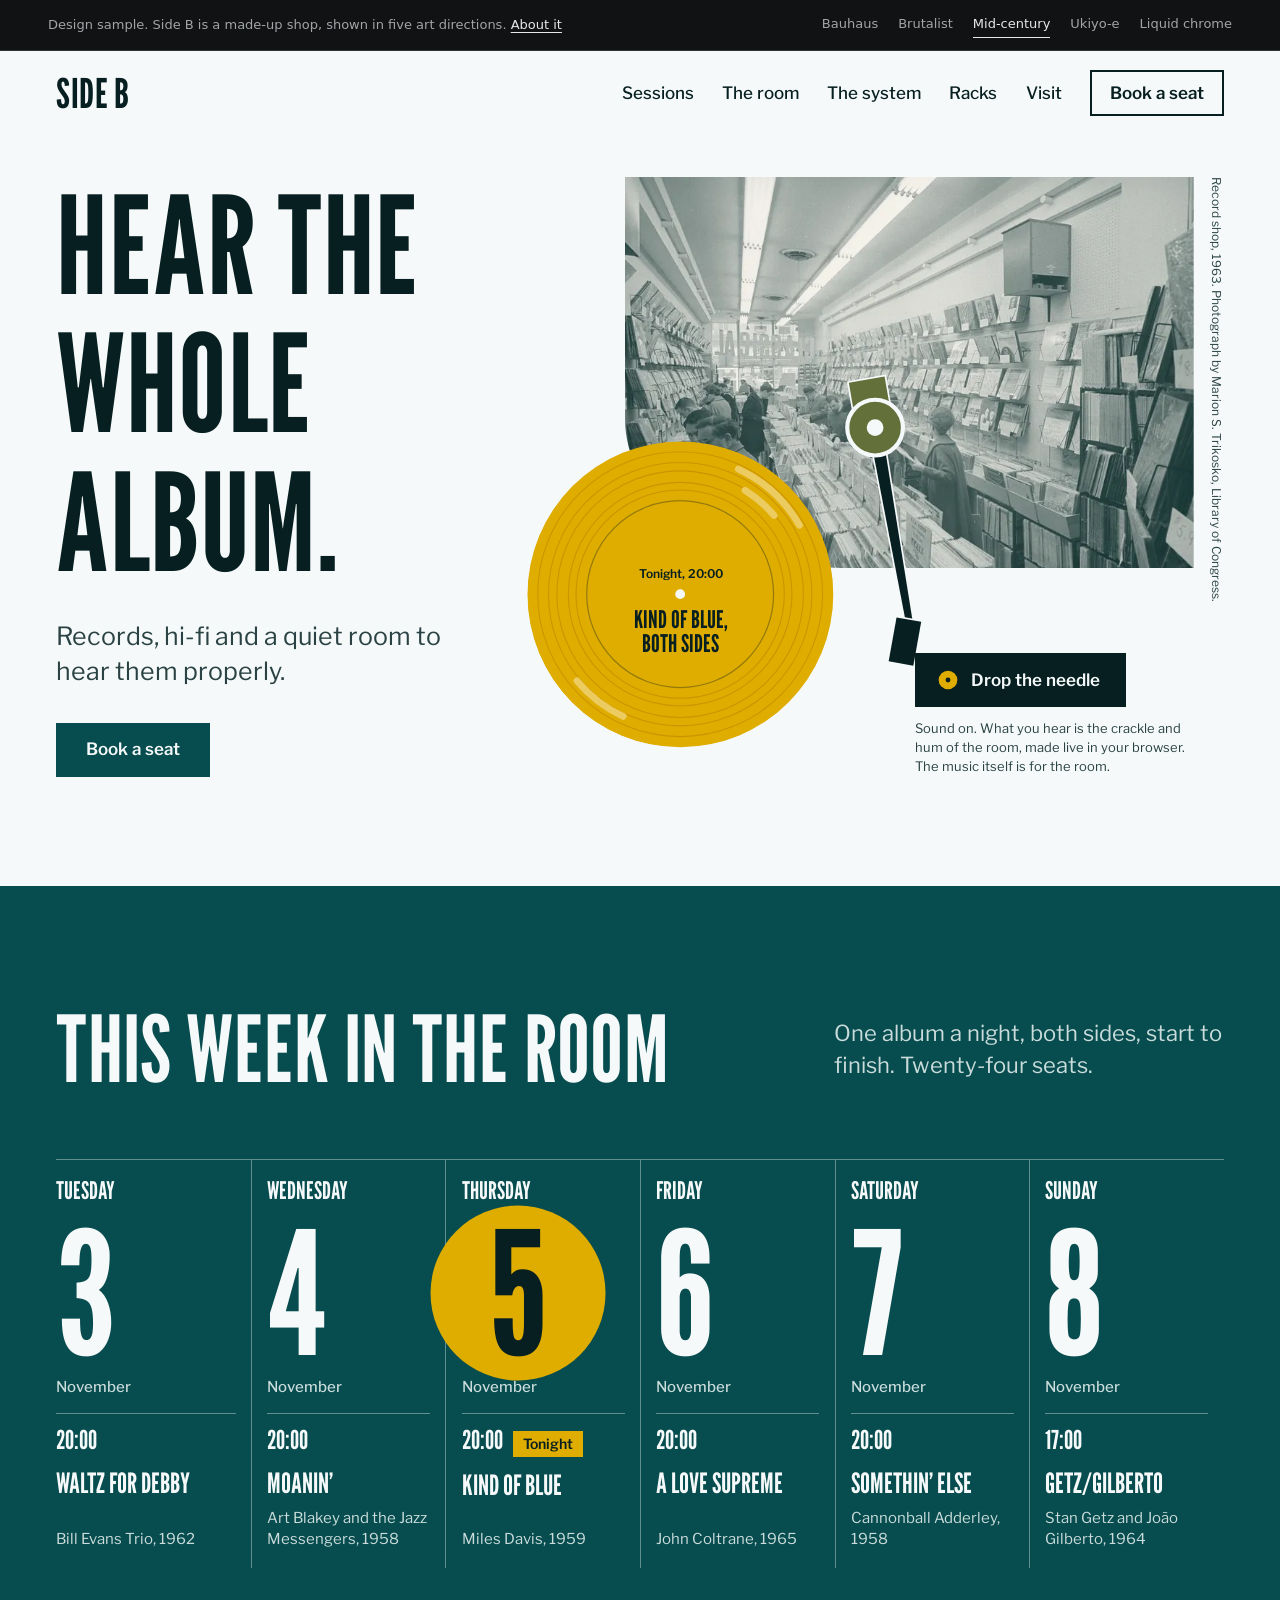
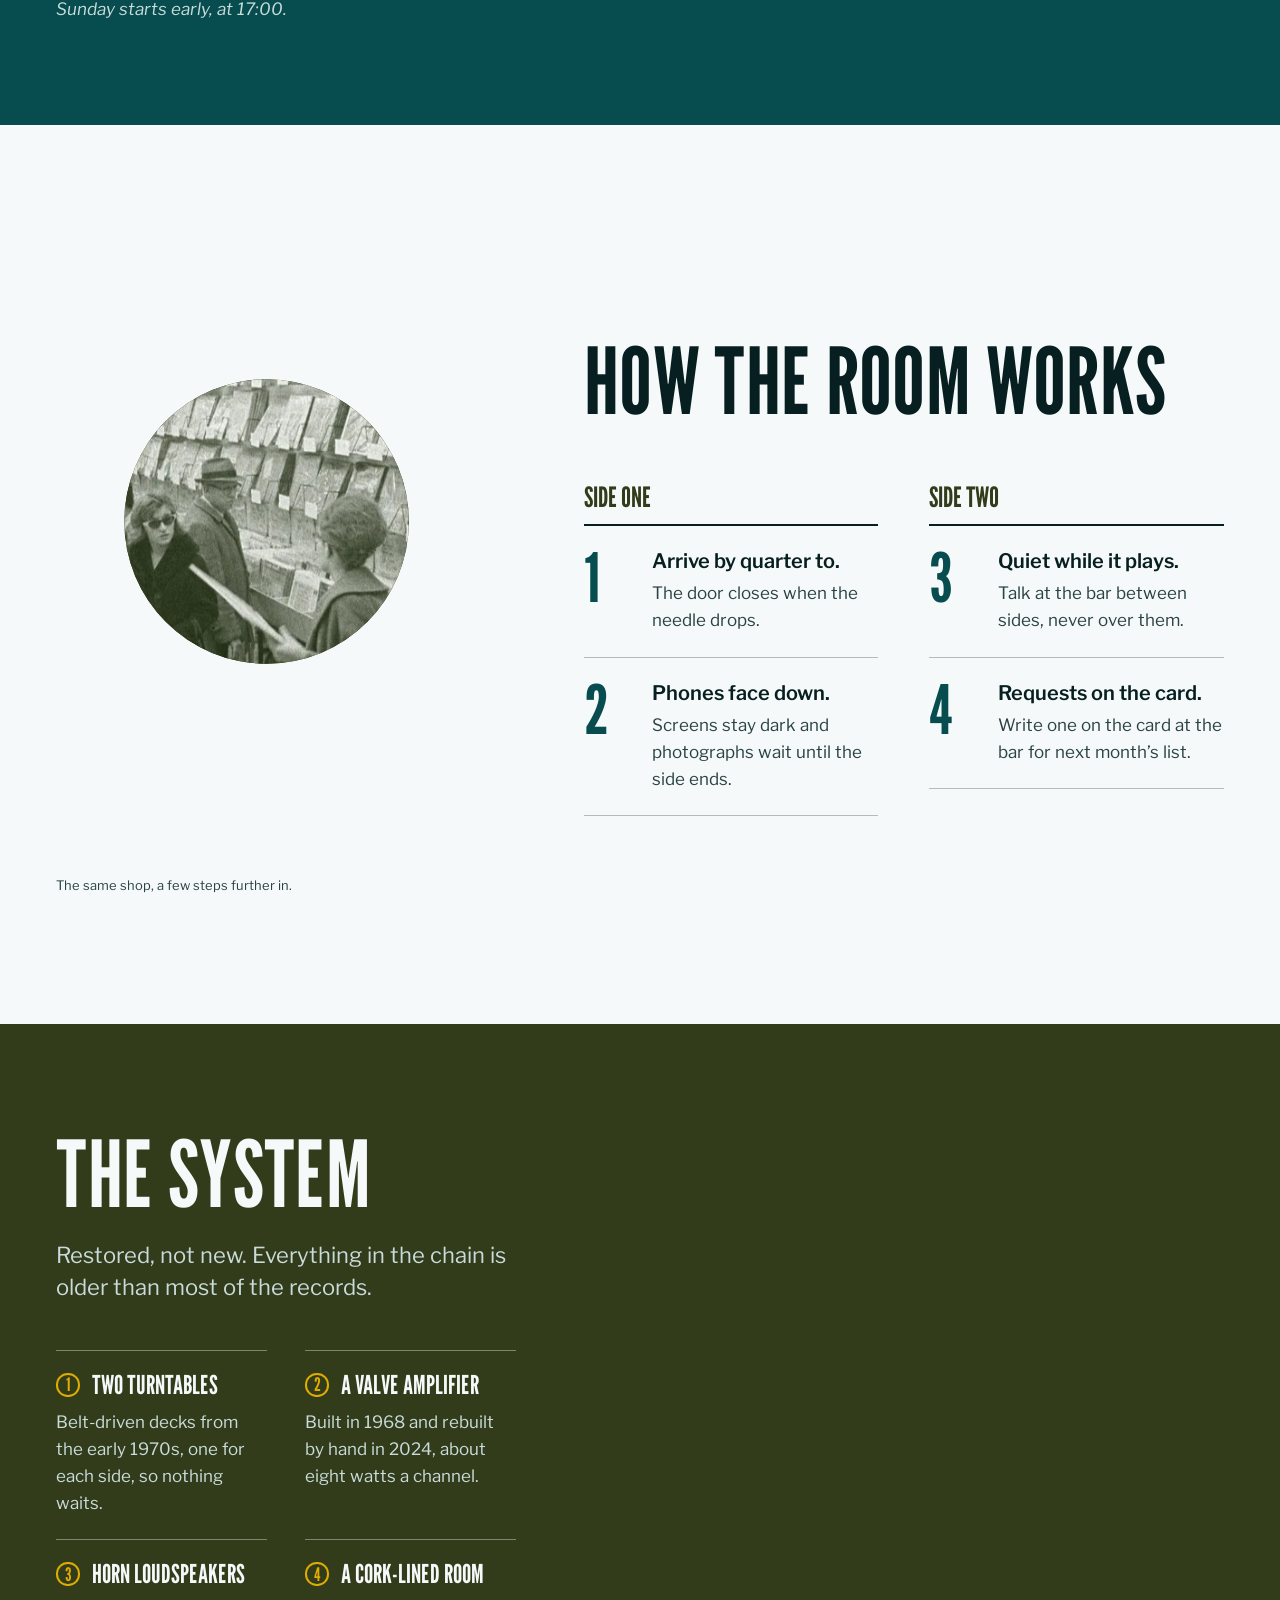
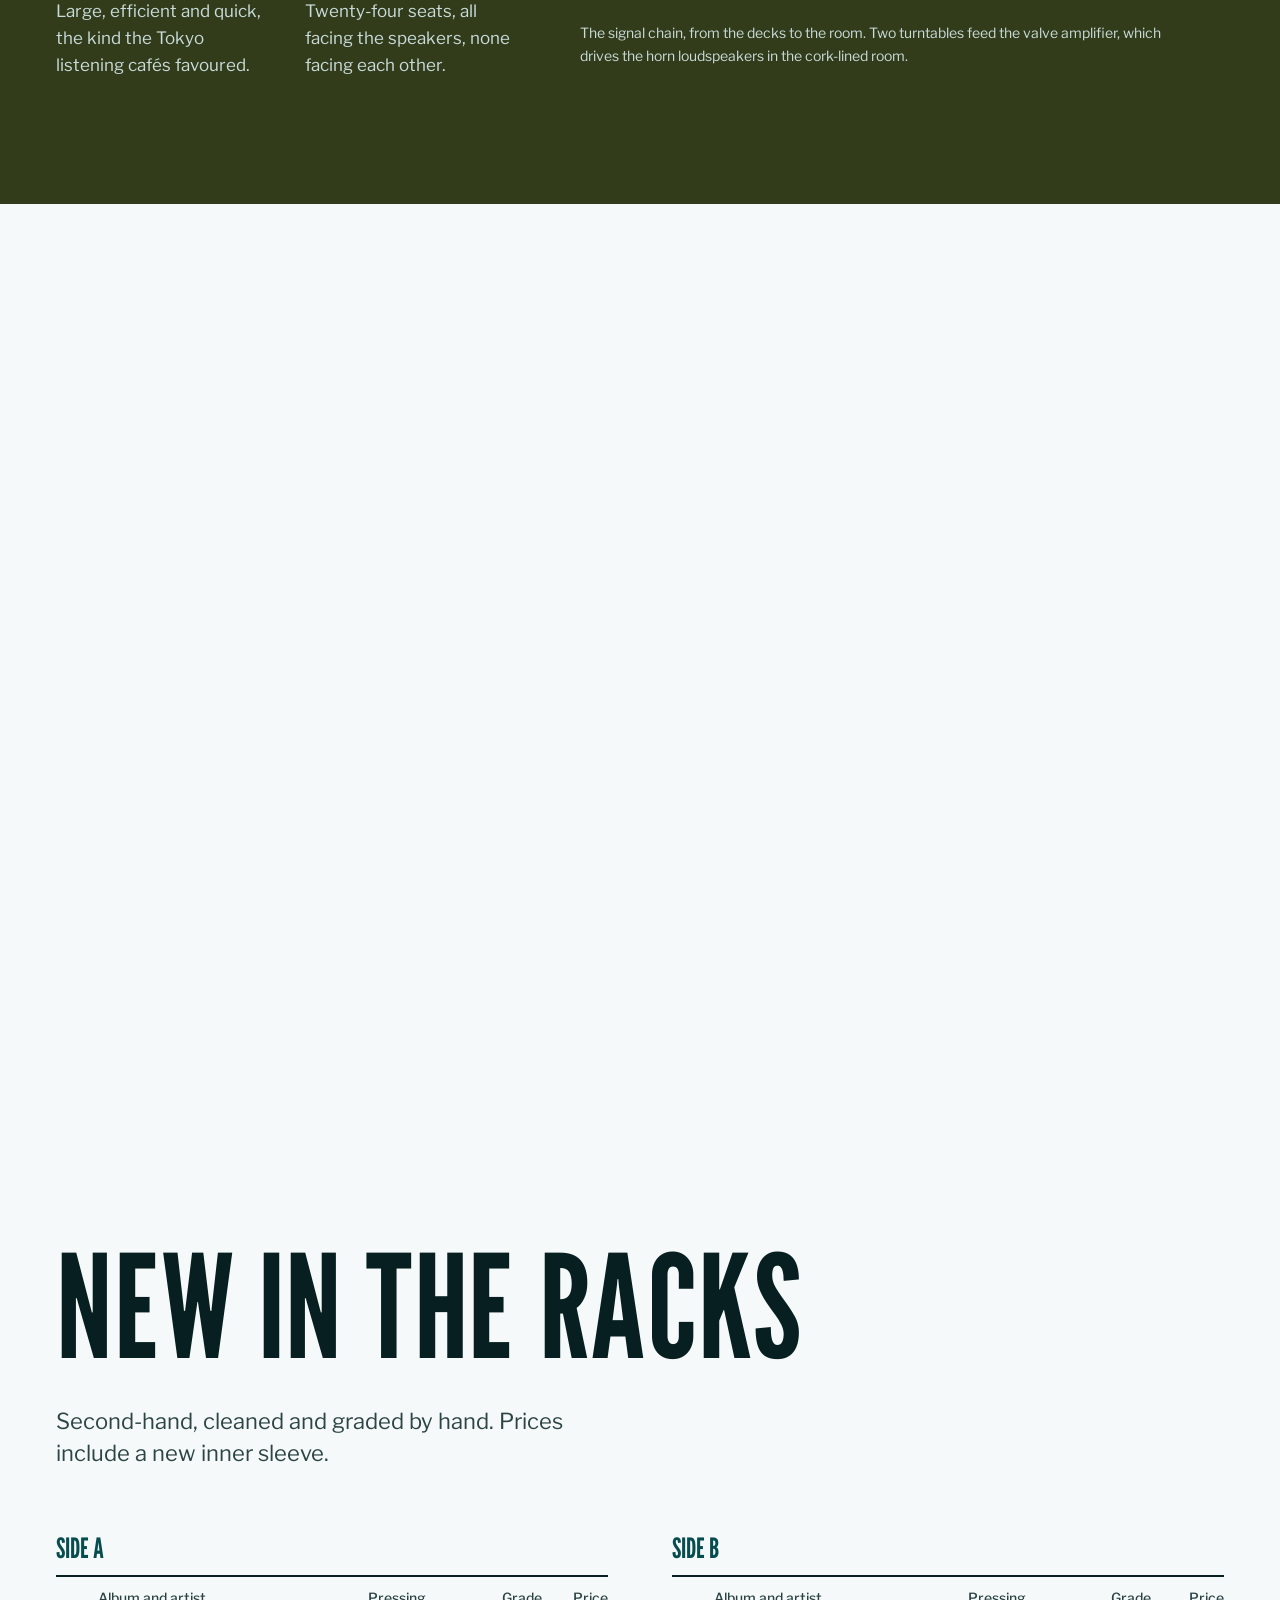
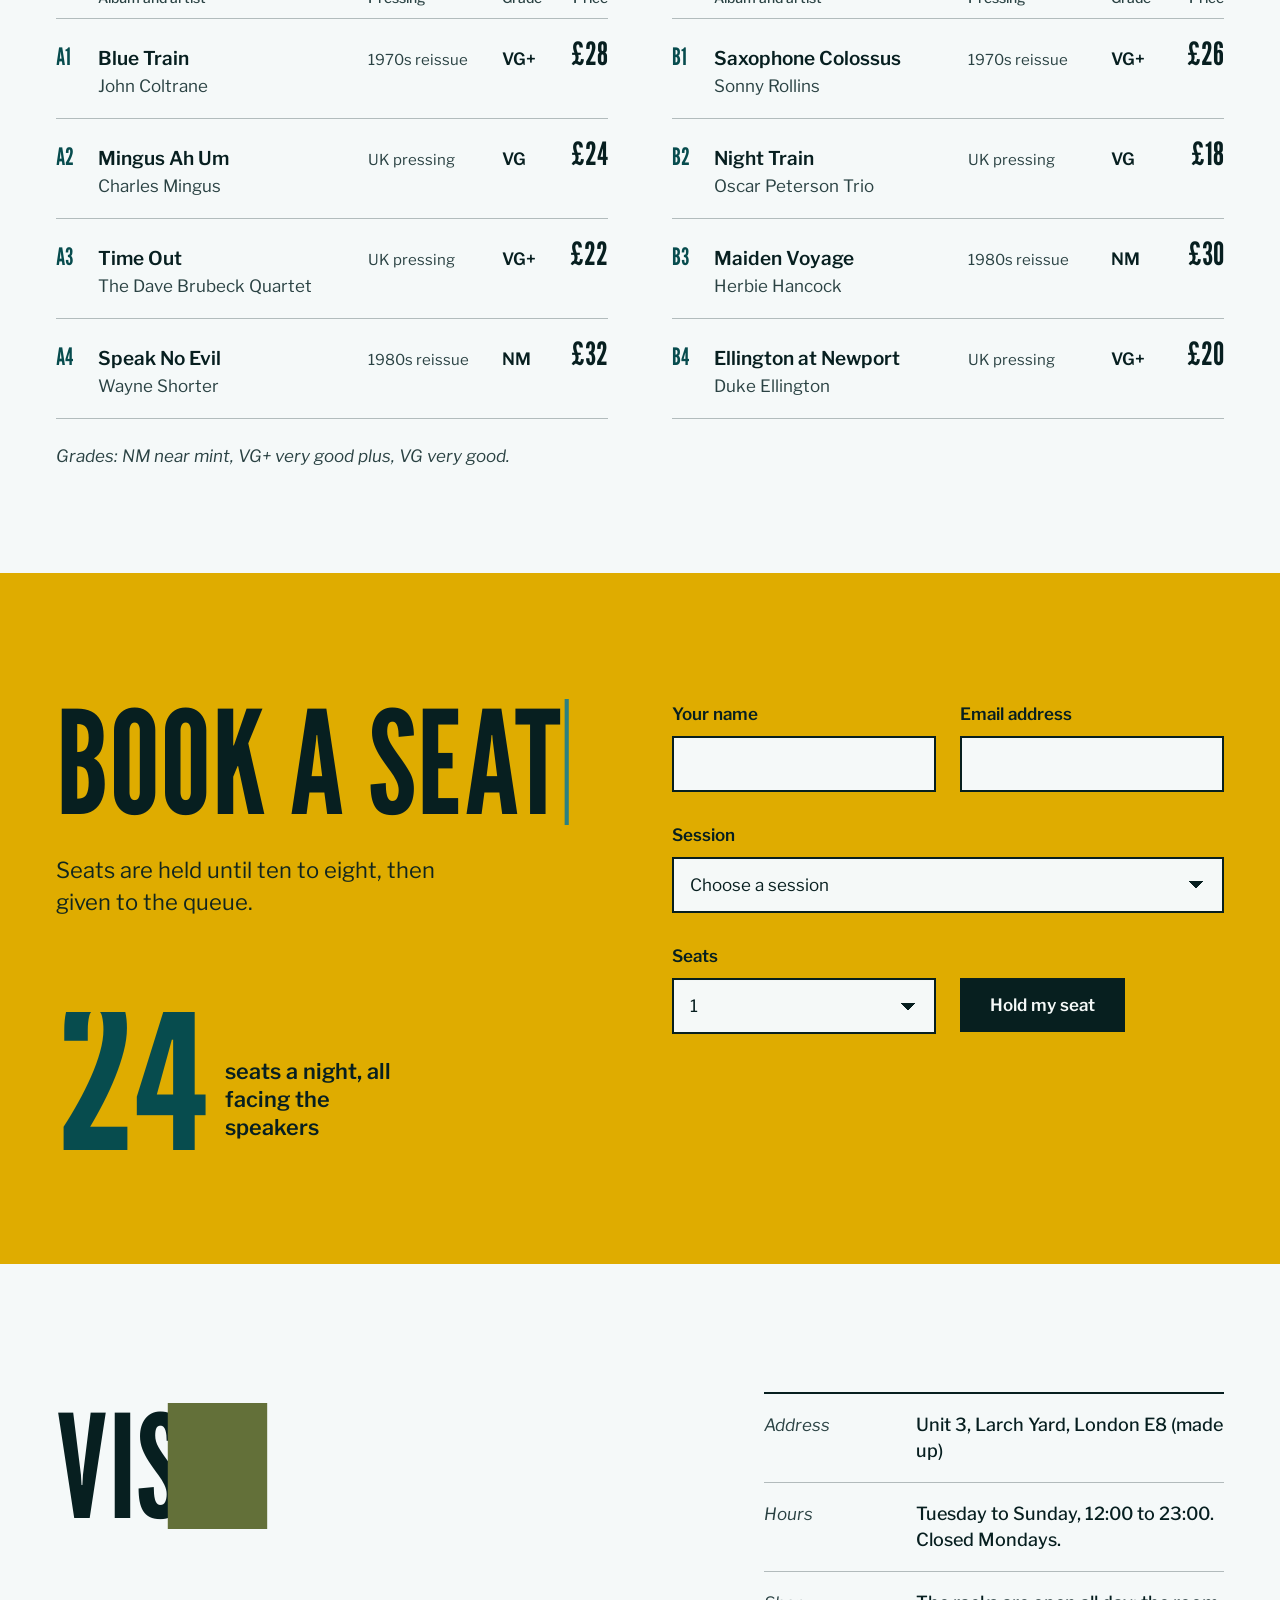
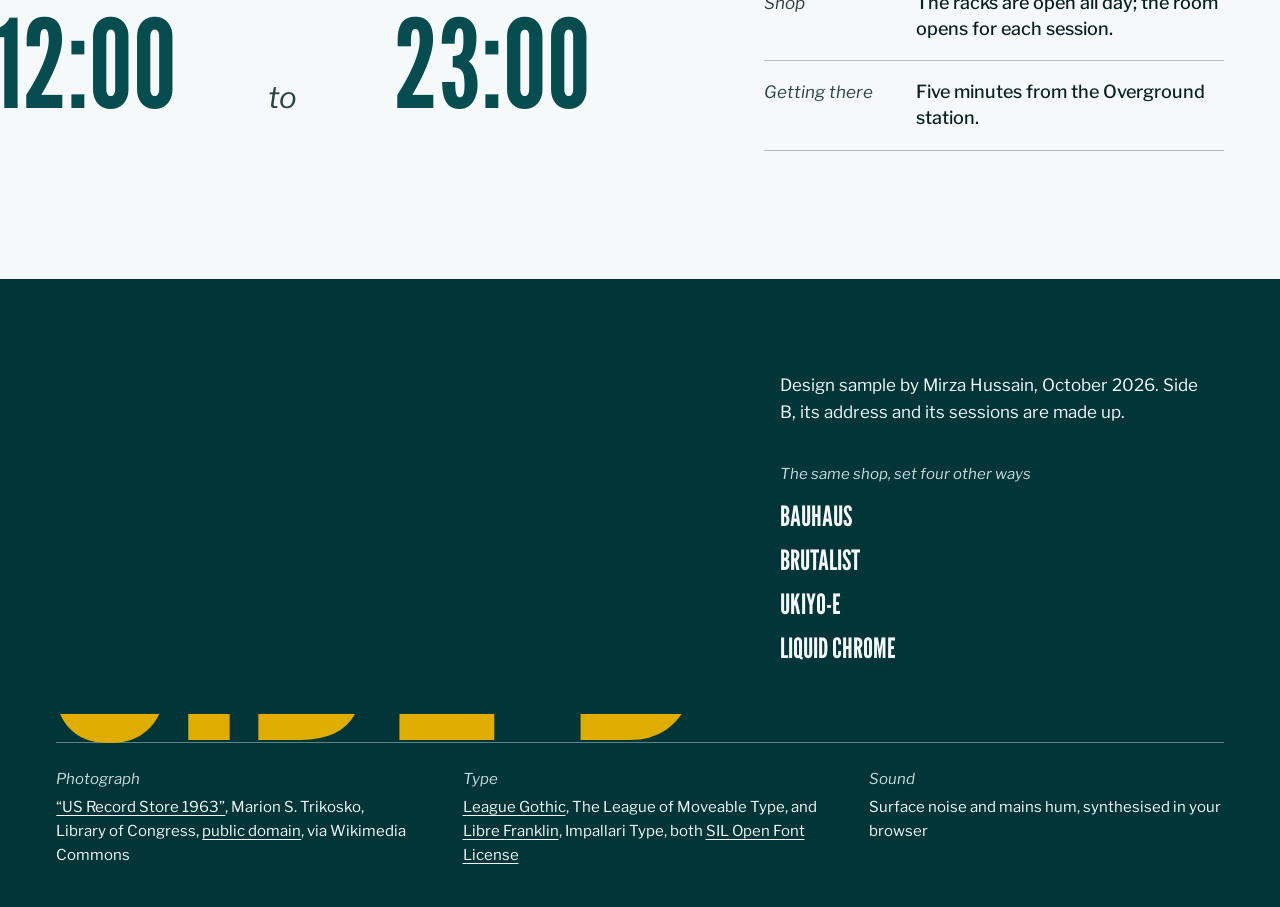
<file: mid-century/index.html>
<!doctype html>
<html lang="en-GB">
  <head>
    <meta charset="UTF-8" />
    <meta name="viewport" content="width=device-width, initial-scale=1.0" />
    <title>Side B, mid-century: records, hi-fi and a listening room (design sample)</title>
    <meta name="description" content="A design sample: a fictional record shop and listening room, art-directed in mid-century modern style." />
    <meta name="theme-color" content="#f3f7f7" />
    <link rel="icon" href="../favicon.svg" />
    <link rel="preconnect" href="https://fonts.googleapis.com" />
    <link rel="preconnect" href="https://fonts.gstatic.com" crossorigin />
    <link href="https://fonts.googleapis.com/css2?family=League+Gothic&family=Libre+Franklin:ital,wght@0,400;0,500;0,600;1,400&display=swap" rel="stylesheet" />
    <link rel="preload" as="image" href="../img/record-store-1963-teal-1440.webp" imagesrcset="../img/record-store-1963-teal-960.webp 960w, ../img/record-store-1963-teal-1440.webp 1440w, ../img/record-store-1963-teal-1920.webp 1920w" imagesizes="(min-width: 60rem) 56vw, 100vw" />
    <script>document.documentElement.classList.add("js")</script>
    <script type="module" crossorigin src="../assets/mid-century-CPzY_AB1.js"></script>
    <link rel="modulepreload" crossorigin href="../assets/transitions-Dmy-K4ic.js">
    <link rel="modulepreload" crossorigin href="../assets/booking-QiCjPrqt.js">
    <link rel="modulepreload" crossorigin href="../assets/needle-fMAHz961.js">
    <link rel="stylesheet" crossorigin href="../assets/transitions-CAaEYbZX.css">
    <link rel="stylesheet" crossorigin href="../assets/booking-Dos5d-Vi.css">
    <link rel="stylesheet" crossorigin href="../assets/mid-century-DGSy58re.css">
  </head>
  <body>
    <div class="viewer">
      <div class="viewer__inner">
        <p class="viewer__note">Design sample.<span class="viewer__long"> Side B is a made-up shop, shown in five art directions.</span> <a href="../">About it</a></p>
        <nav aria-label="Art directions">
          <a href="../bauhaus/">Bauhaus</a>
          <a href="../brutalist/">Brutalist</a>
          <a href="../mid-century/" aria-current="page">Mid-century</a>
          <a href="../ukiyo-e/">Ukiyo-e</a>
          <a href="../chrome/">Liquid chrome</a>
        </nav>
      </div>
    </div>

    <header class="mc-nav">
      <a class="mc-mark" href="./" data-vt="mark">Side&nbsp;B</a>
      <button class="mc-menu" type="button" aria-expanded="false" aria-controls="mc-main-nav" hidden>Menu</button>
      <nav id="mc-main-nav" class="mc-nav__links" aria-label="Main">
        <a href="#sessions">Sessions</a>
        <a href="#room">The room</a>
        <a href="#system">The system</a>
        <a href="#racks">Racks</a>
        <a href="#visit">Visit</a>
        <a class="mc-btn mc-btn--line" href="#book">Book a seat</a>
      </nav>
    </header>

    <main>
      <!-- Hero: the sleeve front. The photograph is the sleeve, the mustard disc is the record. -->
      <section class="mc-hero" aria-labelledby="mc-title">
        <div class="mc-hero__text">
          <h1 id="mc-title" data-vt="title">
            <span class="mc-line"><span class="mc-line__in">Hear the</span><span class="mc-cut mc-cut--teal" aria-hidden="true"></span></span>
            <span class="mc-line"><span class="mc-line__in">whole</span><span class="mc-cut mc-cut--olive" aria-hidden="true"></span></span>
            <span class="mc-line"><span class="mc-line__in">album.</span><span class="mc-cut mc-cut--mustard" aria-hidden="true"></span></span>
          </h1>
          <p class="mc-lede mc-rise">Records, hi-fi and a quiet room to hear them properly.</p>
          <p class="mc-rise"><a class="mc-btn" href="#book">Book a seat</a></p>
        </div>

        <div class="mc-deck">
          <div class="mc-stage">
          <figure class="mc-sleeve">
            <div class="mc-photo">
              <img
                src="../img/record-store-1963-teal-1440.webp"
                srcset="../img/record-store-1963-teal-960.webp 960w, ../img/record-store-1963-teal-1440.webp 1440w, ../img/record-store-1963-teal-1920.webp 1920w, ../img/record-store-1963-teal-2560.webp 2560w"
                sizes="(min-width: 60rem) 56vw, 100vw"
                width="2560" height="1439"
                alt="Customers browsing long racks of records in a busy American record shop in 1963"
                fetchpriority="high" />
            </div>
            <figcaption>Record shop, 1963. Photograph by Marion S. Trikosko, Library of Congress.</figcaption>
          </figure>

          <div class="mc-player">
            <div class="mc-record" data-record>
              <svg class="mc-record__disc" viewBox="0 0 200 200" aria-hidden="true" focusable="false">
                <circle cx="100" cy="100" r="100" class="mc-ink-mustard" />
                <g class="mc-grooves">
                  <circle cx="100" cy="100" r="93" />
                  <circle cx="100" cy="100" r="86" />
                  <circle cx="100" cy="100" r="80.5" />
                  <circle cx="100" cy="100" r="73" />
                  <circle cx="100" cy="100" r="68" />
                </g>
                <circle cx="100" cy="100" r="61" class="mc-label-edge" />
                <circle cx="100" cy="100" r="3.2" class="mc-ink-paper" />
              </svg>
              <p class="mc-record__label"><span class="mc-record__when">Tonight, 20:00</span> <span class="mc-record__title">Kind of Blue,<br /> both sides</span></p>
            </div>
            <!-- The sheen stays still while the record turns, as light does. -->
            <svg class="mc-record__sheen" viewBox="0 0 200 200" aria-hidden="true" focusable="false">
              <path d="M138 18.4 A90 90 0 0 1 177.9 55" />
              <path d="M142.4 32.2 A80 80 0 0 1 161.3 48.6" />
              <path d="M62.8 179.8 A88 88 0 0 1 32.6 156.6" />
            </svg>

            <!-- The tonearm: cut-paper geometry drawn in the playing position, pivoting at 250 50. -->
            <svg class="mc-arm" viewBox="0 0 300 300" aria-hidden="true" focusable="false">
              <g class="mc-arm__swing" data-arm transform="rotate(-26.7 250 50)">
                <path d="M267.4 37.4 L242.4 30 L247.6 12.8 L272.6 20.2 Z" class="mc-arm__weight" />
                <path d="M251.4 60.9 L242.8 58.3 L207.3 183.4 L212.1 184.8 Z" class="mc-arm__tube" />
                <path d="M216.9 189.5 L202.5 178.7 L183.3 204.3 L197.7 215.1 Z" class="mc-arm__head" />
              </g>
              <circle cx="250" cy="50" r="20" class="mc-arm__base" />
              <circle cx="250" cy="50" r="6" class="mc-arm__pin" />
            </svg>
          </div>
          </div>

          <div class="mc-needle">
            <button class="mc-btn mc-btn--needle" type="button" data-needle aria-pressed="false">
              <svg viewBox="0 0 20 20" aria-hidden="true" focusable="false"><circle cx="10" cy="10" r="8.5" /><circle cx="10" cy="10" r="2.2" class="mc-hole" /></svg>
              <span data-needle-label>Drop the needle</span>
            </button>
            <p class="mc-small">Sound on. What you hear is the crackle and hum of the room, made live in your browser. The music itself is for the room.</p>
          </div>
        </div>
      </section>

      <!-- Sessions: set like a 1960s concert calendar, one giant numeral a night. -->
      <section id="sessions" class="mc-sessions mc-band mc-band--teal" aria-labelledby="sessions-title">
        <div class="mc-wrap">
          <header class="mc-card">
            <h2 id="sessions-title" class="mc-title"><span class="mc-title__in">This week in the room</span><span class="mc-cut mc-cut--mustard" aria-hidden="true"></span></h2>
            <p class="mc-intro">One album a night, both sides, start to finish. Twenty-four seats.</p>
          </header>

          <ol class="mc-week">
            <li class="mc-night">
              <p class="mc-night__day">Tuesday</p>
              <p class="mc-night__date"><span class="mc-num">3</span> <span class="mc-month">November</span></p>
              <p class="mc-night__time">20:00</p>
              <h3 class="mc-night__album">Waltz for Debby</h3>
              <p class="mc-night__artist">Bill Evans Trio, 1962</p>
            </li>
            <li class="mc-night">
              <p class="mc-night__day">Wednesday</p>
              <p class="mc-night__date"><span class="mc-num">4</span> <span class="mc-month">November</span></p>
              <p class="mc-night__time">20:00</p>
              <h3 class="mc-night__album">Moanin’</h3>
              <p class="mc-night__artist">Art Blakey and the Jazz Messengers, 1958</p>
            </li>
            <li class="mc-night mc-night--tonight">
              <p class="mc-night__day">Thursday</p>
              <p class="mc-night__date"><span class="mc-num">5</span> <span class="mc-month">November</span></p>
              <p class="mc-night__time">20:00 <span class="mc-tonight">Tonight</span></p>
              <h3 class="mc-night__album">Kind of Blue</h3>
              <p class="mc-night__artist">Miles Davis, 1959</p>
            </li>
            <li class="mc-night">
              <p class="mc-night__day">Friday</p>
              <p class="mc-night__date"><span class="mc-num">6</span> <span class="mc-month">November</span></p>
              <p class="mc-night__time">20:00</p>
              <h3 class="mc-night__album">A Love Supreme</h3>
              <p class="mc-night__artist">John Coltrane, 1965</p>
            </li>
            <li class="mc-night">
              <p class="mc-night__day">Saturday</p>
              <p class="mc-night__date"><span class="mc-num">7</span> <span class="mc-month">November</span></p>
              <p class="mc-night__time">20:00</p>
              <h3 class="mc-night__album">Somethin’ Else</h3>
              <p class="mc-night__artist">Cannonball Adderley, 1958</p>
            </li>
            <li class="mc-night mc-night--early">
              <p class="mc-night__day">Sunday</p>
              <p class="mc-night__date"><span class="mc-num">8</span> <span class="mc-month">November</span></p>
              <p class="mc-night__time">17:00</p>
              <h3 class="mc-night__album">Getz/Gilberto</h3>
              <p class="mc-night__artist">Stan Getz and João Gilberto, 1964</p>
            </li>
          </ol>
          <p class="mc-note">Sunday starts early, at 17:00.</p>
        </div>
      </section>

      <!-- The room: the back of the sleeve, house rules numbered like the running order. -->
      <section id="room" class="mc-room" aria-labelledby="room-title">
        <div class="mc-wrap mc-room__grid">
          <figure class="mc-room__picture">
            <div class="mc-iris">
              <img
                src="../img/mid-century/room-1963-olive-900.webp"
                srcset="../img/mid-century/room-1963-olive-600.webp 600w, ../img/mid-century/room-1963-olive-900.webp 900w, ../img/mid-century/room-1963-olive-1200.webp 1200w"
                sizes="(min-width: 60rem) 38vw, 100vw"
                width="1200" height="1599" loading="lazy"
                alt="Two women and a man in a hat looking through records along the wall racks of the same shop in 1963" />
            </div>
            <figcaption>The same shop, a few steps further in.</figcaption>
          </figure>

          <div class="mc-room__text">
            <h2 id="room-title" class="mc-title"><span class="mc-title__in">How the room works</span><span class="mc-cut mc-cut--olive" aria-hidden="true"></span></h2>
            <div class="mc-sides">
              <div class="mc-side">
                <h3 class="mc-side__name">Side one</h3>
                <ol class="mc-rules">
                  <li><span class="mc-rules__n" aria-hidden="true">1</span><h4>Arrive by quarter to.</h4><p>The door closes when the needle drops.</p></li>
                  <li><span class="mc-rules__n" aria-hidden="true">2</span><h4>Phones face down.</h4><p>Screens stay dark and photographs wait until the side ends.</p></li>
                </ol>
              </div>
              <div class="mc-side">
                <h3 class="mc-side__name">Side two</h3>
                <ol class="mc-rules" start="3">
                  <li><span class="mc-rules__n" aria-hidden="true">3</span><h4>Quiet while it plays.</h4><p>Talk at the bar between sides, never over them.</p></li>
                  <li><span class="mc-rules__n" aria-hidden="true">4</span><h4>Requests on the card.</h4><p>Write one on the card at the bar for next month’s list.</p></li>
                </ol>
              </div>
            </div>
          </div>
        </div>
      </section>

      <!-- The system: hi-fi brochure, a signal-chain diagram keyed to the spec copy. -->
      <section id="system" class="mc-system mc-band mc-band--olive" aria-labelledby="system-title">
        <div class="mc-wrap mc-system__grid">
          <header class="mc-system__head">
            <h2 id="system-title" class="mc-title"><span class="mc-title__in">The system</span><span class="mc-cut mc-cut--mustard" aria-hidden="true"></span></h2>
            <p class="mc-intro">Restored, not new. Everything in the chain is older than most of the records.</p>
          </header>

          <figure class="mc-chain" aria-labelledby="chain-caption">
            <svg viewBox="0 0 640 440" role="img" aria-labelledby="chain-caption">
              <g class="mc-chain__wire" data-chain="wire">
                <path d="M122 170 H200 V258 H250 M122 300 H200 V284 H250 M390 271 H470" />
              </g>
              <g data-chain="1" class="mc-chain__part">
                <circle cx="70" cy="170" r="52" class="mc-fill-mustard" />
                <circle cx="70" cy="170" r="17" class="mc-fill-paper" />
                <circle cx="70" cy="170" r="4" class="mc-fill-olive" />
                <circle cx="70" cy="300" r="52" class="mc-fill-mustard" />
                <circle cx="70" cy="300" r="17" class="mc-fill-paper" />
                <circle cx="70" cy="300" r="4" class="mc-fill-olive" />
                <text x="70" y="398" class="mc-chain__key">1</text>
              </g>
              <g data-chain="2" class="mc-chain__part">
                <rect x="260" y="180" width="20" height="56" rx="10" class="mc-fill-mustard" />
                <rect x="288" y="180" width="20" height="56" rx="10" class="mc-fill-mustard" />
                <rect x="316" y="180" width="20" height="56" rx="10" class="mc-fill-mustard" />
                <rect x="346" y="196" width="36" height="40" class="mc-fill-cork" />
                <rect x="250" y="236" width="140" height="80" class="mc-fill-paper" />
                <circle cx="278" cy="282" r="10" class="mc-fill-olive" />
                <circle cx="320" cy="282" r="10" class="mc-fill-olive" />
                <circle cx="362" cy="282" r="10" class="mc-fill-olive" />
                <text x="320" y="398" class="mc-chain__key">2</text>
              </g>
              <g data-chain="3" class="mc-chain__part">
                <path d="M470 120 A110 110 0 0 1 580 230 H470 Z" class="mc-fill-paper" />
                <path d="M470 250 H580 A110 110 0 0 1 470 360 Z" class="mc-fill-paper" />
                <rect x="580" y="120" width="40" height="240" class="mc-fill-mustard" />
                <text x="545" y="398" class="mc-chain__key">3</text>
              </g>
              <g data-chain="4" class="mc-chain__part">
                <rect x="0" y="414" width="640" height="26" class="mc-fill-cork" />
                <text x="620" y="398" class="mc-chain__key mc-chain__key--end">4</text>
              </g>
            </svg>
            <figcaption id="chain-caption">The signal chain, from the decks to the room. Two turntables feed the valve amplifier, which drives the horn loudspeakers in the cork-lined room.</figcaption>
          </figure>

          <dl class="mc-spec">
            <div class="mc-spec__item" data-spec="1">
              <dt><span class="mc-spec__key" aria-hidden="true"><span class="mc-spec__fill"></span><span class="mc-spec__num">1</span></span>Two turntables</dt>
              <dd>Belt-driven decks from the early 1970s, one for each side, so nothing waits.</dd>
            </div>
            <div class="mc-spec__item" data-spec="2">
              <dt><span class="mc-spec__key" aria-hidden="true"><span class="mc-spec__fill"></span><span class="mc-spec__num">2</span></span>A valve amplifier</dt>
              <dd>Built in 1968 and rebuilt by hand in 2024, about eight watts a channel.</dd>
            </div>
            <div class="mc-spec__item" data-spec="3">
              <dt><span class="mc-spec__key" aria-hidden="true"><span class="mc-spec__fill"></span><span class="mc-spec__num">3</span></span>Horn loudspeakers</dt>
              <dd>Large, efficient and quick, the kind the Tokyo listening cafés favoured.</dd>
            </div>
            <div class="mc-spec__item" data-spec="4">
              <dt><span class="mc-spec__key" aria-hidden="true"><span class="mc-spec__fill"></span><span class="mc-spec__num">4</span></span>A cork-lined room</dt>
              <dd>Twenty-four seats, all facing the speakers, none facing each other.</dd>
            </div>
          </dl>
        </div>
      </section>

      <!-- The racks: typeset like the back cover of a sleeve. -->
      <section id="racks" class="mc-racks" aria-labelledby="racks-title">
        <div class="mc-wrap">
          <header class="mc-racks__head">
            <h2 id="racks-title" class="mc-title mc-title--huge"><span class="mc-title__in">New in the racks</span><span class="mc-cut mc-cut--teal" aria-hidden="true"></span></h2>
            <p class="mc-intro">Second-hand, cleaned and graded by hand. Prices include a new inner sleeve.</p>
          </header>

          <div class="mc-tracklist">
            <table class="mc-tracks">
              <caption>Side A</caption>
              <thead>
                <tr><th scope="col"><span class="visually-hidden">Number</span></th><th scope="col">Album and artist</th><th scope="col">Pressing</th><th scope="col">Grade</th><th scope="col">Price</th></tr>
              </thead>
              <tbody>
                <tr><td class="mc-tracks__n">A1</td><th scope="row"><span class="mc-tracks__album">Blue Train</span><span class="mc-tracks__artist">John Coltrane</span></th><td>1970s reissue</td><td>VG+</td><td class="mc-tracks__price">£28</td></tr>
                <tr><td class="mc-tracks__n">A2</td><th scope="row"><span class="mc-tracks__album">Mingus Ah Um</span><span class="mc-tracks__artist">Charles Mingus</span></th><td>UK pressing</td><td>VG</td><td class="mc-tracks__price">£24</td></tr>
                <tr><td class="mc-tracks__n">A3</td><th scope="row"><span class="mc-tracks__album">Time Out</span><span class="mc-tracks__artist">The Dave Brubeck Quartet</span></th><td>UK pressing</td><td>VG+</td><td class="mc-tracks__price">£22</td></tr>
                <tr><td class="mc-tracks__n">A4</td><th scope="row"><span class="mc-tracks__album">Speak No Evil</span><span class="mc-tracks__artist">Wayne Shorter</span></th><td>1980s reissue</td><td>NM</td><td class="mc-tracks__price">£32</td></tr>
              </tbody>
            </table>
            <table class="mc-tracks">
              <caption>Side B</caption>
              <thead>
                <tr><th scope="col"><span class="visually-hidden">Number</span></th><th scope="col">Album and artist</th><th scope="col">Pressing</th><th scope="col">Grade</th><th scope="col">Price</th></tr>
              </thead>
              <tbody>
                <tr><td class="mc-tracks__n">B1</td><th scope="row"><span class="mc-tracks__album">Saxophone Colossus</span><span class="mc-tracks__artist">Sonny Rollins</span></th><td>1970s reissue</td><td>VG+</td><td class="mc-tracks__price">£26</td></tr>
                <tr><td class="mc-tracks__n">B2</td><th scope="row"><span class="mc-tracks__album">Night Train</span><span class="mc-tracks__artist">Oscar Peterson Trio</span></th><td>UK pressing</td><td>VG</td><td class="mc-tracks__price">£18</td></tr>
                <tr><td class="mc-tracks__n">B3</td><th scope="row"><span class="mc-tracks__album">Maiden Voyage</span><span class="mc-tracks__artist">Herbie Hancock</span></th><td>1980s reissue</td><td>NM</td><td class="mc-tracks__price">£30</td></tr>
                <tr><td class="mc-tracks__n">B4</td><th scope="row"><span class="mc-tracks__album">Ellington at Newport</span><span class="mc-tracks__artist">Duke Ellington</span></th><td>UK pressing</td><td>VG+</td><td class="mc-tracks__price">£20</td></tr>
              </tbody>
            </table>
          </div>
          <p class="mc-grades">Grades: NM near mint, VG+ very good plus, VG very good.</p>
        </div>
      </section>

      <!-- Book a seat: a mustard field, the form set like a ticket. -->
      <section id="book" class="mc-book mc-band mc-band--mustard" aria-labelledby="book-title">
        <div class="mc-wrap mc-book__grid">
          <header class="mc-book__head">
            <h2 id="book-title" class="mc-title mc-title--huge"><span class="mc-title__in">Book a seat</span><span class="mc-cut mc-cut--teal" aria-hidden="true"></span></h2>
            <p class="mc-intro">Seats are held until ten to eight, then given to the queue.</p>
            <p class="mc-seats"><span class="mc-seats__n">24</span> <span class="mc-seats__t">seats a night, all facing the speakers</span></p>
          </header>

          <form class="mc-form" data-booking novalidate>
            <div class="mc-field">
              <label for="bk-name">Your name</label>
              <input id="bk-name" name="name" type="text" autocomplete="name" required />
              <p class="mc-error" id="err-name" data-error-for="name"></p>
            </div>
            <div class="mc-field">
              <label for="bk-email">Email address</label>
              <input id="bk-email" name="email" type="email" autocomplete="email" required />
              <p class="mc-error" id="err-email" data-error-for="email"></p>
            </div>
            <div class="mc-field mc-field--wide">
              <label for="bk-session">Session</label>
              <select id="bk-session" name="session" required>
                <option value="">Choose a session</option>
                <option value="2026-11-03">Tuesday 3 November, 20:00. Waltz for Debby</option>
                <option value="2026-11-04">Wednesday 4 November, 20:00. Moanin’</option>
                <option value="2026-11-05">Thursday 5 November, 20:00. Kind of Blue</option>
                <option value="2026-11-06">Friday 6 November, 20:00. A Love Supreme</option>
                <option value="2026-11-07">Saturday 7 November, 20:00. Somethin’ Else</option>
                <option value="2026-11-08">Sunday 8 November, 17:00. Getz/Gilberto</option>
              </select>
              <p class="mc-error" id="err-session" data-error-for="session"></p>
            </div>
            <div class="mc-field mc-field--seats">
              <label for="bk-seats">Seats</label>
              <select id="bk-seats" name="seats" required>
                <option value="1">1</option>
                <option value="2">2</option>
              </select>
            </div>
            <div class="mc-form__end">
              <button class="mc-btn mc-btn--ink" type="submit">Hold my seat</button>
              <p class="mc-form__message" data-booking-message aria-live="polite"></p>
            </div>
          </form>
        </div>
      </section>

      <!-- Visit: set like the credits on the back of a sleeve. -->
      <section id="visit" class="mc-visit" aria-labelledby="visit-title">
        <div class="mc-wrap mc-visit__grid">
          <h2 id="visit-title" class="mc-title mc-title--huge"><span class="mc-title__in">Visit</span><span class="mc-cut mc-cut--olive" aria-hidden="true"></span></h2>
          <p class="mc-hours" aria-hidden="true"><span>12:00</span><span class="mc-hours__to">to</span><span>23:00</span></p>
          <dl class="mc-credits">
            <div><dt>Address</dt><dd>Unit 3, Larch Yard, London E8 (made up)</dd></div>
            <div><dt>Hours</dt><dd>Tuesday to Sunday, 12:00 to 23:00. Closed Mondays.</dd></div>
            <div><dt>Shop</dt><dd>The racks are open all day; the room opens for each session.</dd></div>
            <div><dt>Getting there</dt><dd>Five minutes from the Overground station.</dd></div>
          </dl>
        </div>
      </section>
    </main>

    <footer class="mc-foot">
      <div class="mc-wrap">
        <div class="mc-foot__top">
          <p class="mc-foot__mark" aria-hidden="true">Side B</p>
          <div class="mc-foot__side">
            <p class="mc-foot__sample">Design sample by Mirza Hussain, October 2026. Side B, its address and its sessions are made up.</p>
            <nav class="mc-foot__nav" aria-label="Other art directions">
              <p>The same shop, set four other ways</p>
              <ul>
                <li><a href="../bauhaus/">Bauhaus</a></li>
                <li><a href="../brutalist/">Brutalist</a></li>
                <li><a href="../ukiyo-e/">Ukiyo-e</a></li>
                <li><a href="../chrome/">Liquid chrome</a></li>
              </ul>
            </nav>
          </div>
        </div>
        <dl class="mc-foot__credits">
          <div><dt>Photograph</dt><dd><a href="https://commons.wikimedia.org/wiki/File:US_Record_Store_1963.jpg">“US Record Store 1963”</a>, Marion S. Trikosko, Library of Congress, <a href="https://creativecommons.org/publicdomain/mark/1.0/">public domain</a>, via Wikimedia Commons</dd></div>
          <div><dt>Type</dt><dd><a href="https://fonts.google.com/specimen/League+Gothic">League Gothic</a>, The League of Moveable Type, and <a href="https://fonts.google.com/specimen/Libre+Franklin">Libre Franklin</a>, Impallari Type, both <a href="https://openfontlicense.org/">SIL Open Font License</a></dd></div>
          <div><dt>Sound</dt><dd>Surface noise and mains hum, synthesised in your browser</dd></div>
        </dl>
      </div>
    </footer>
  </body>
</html>
</file>
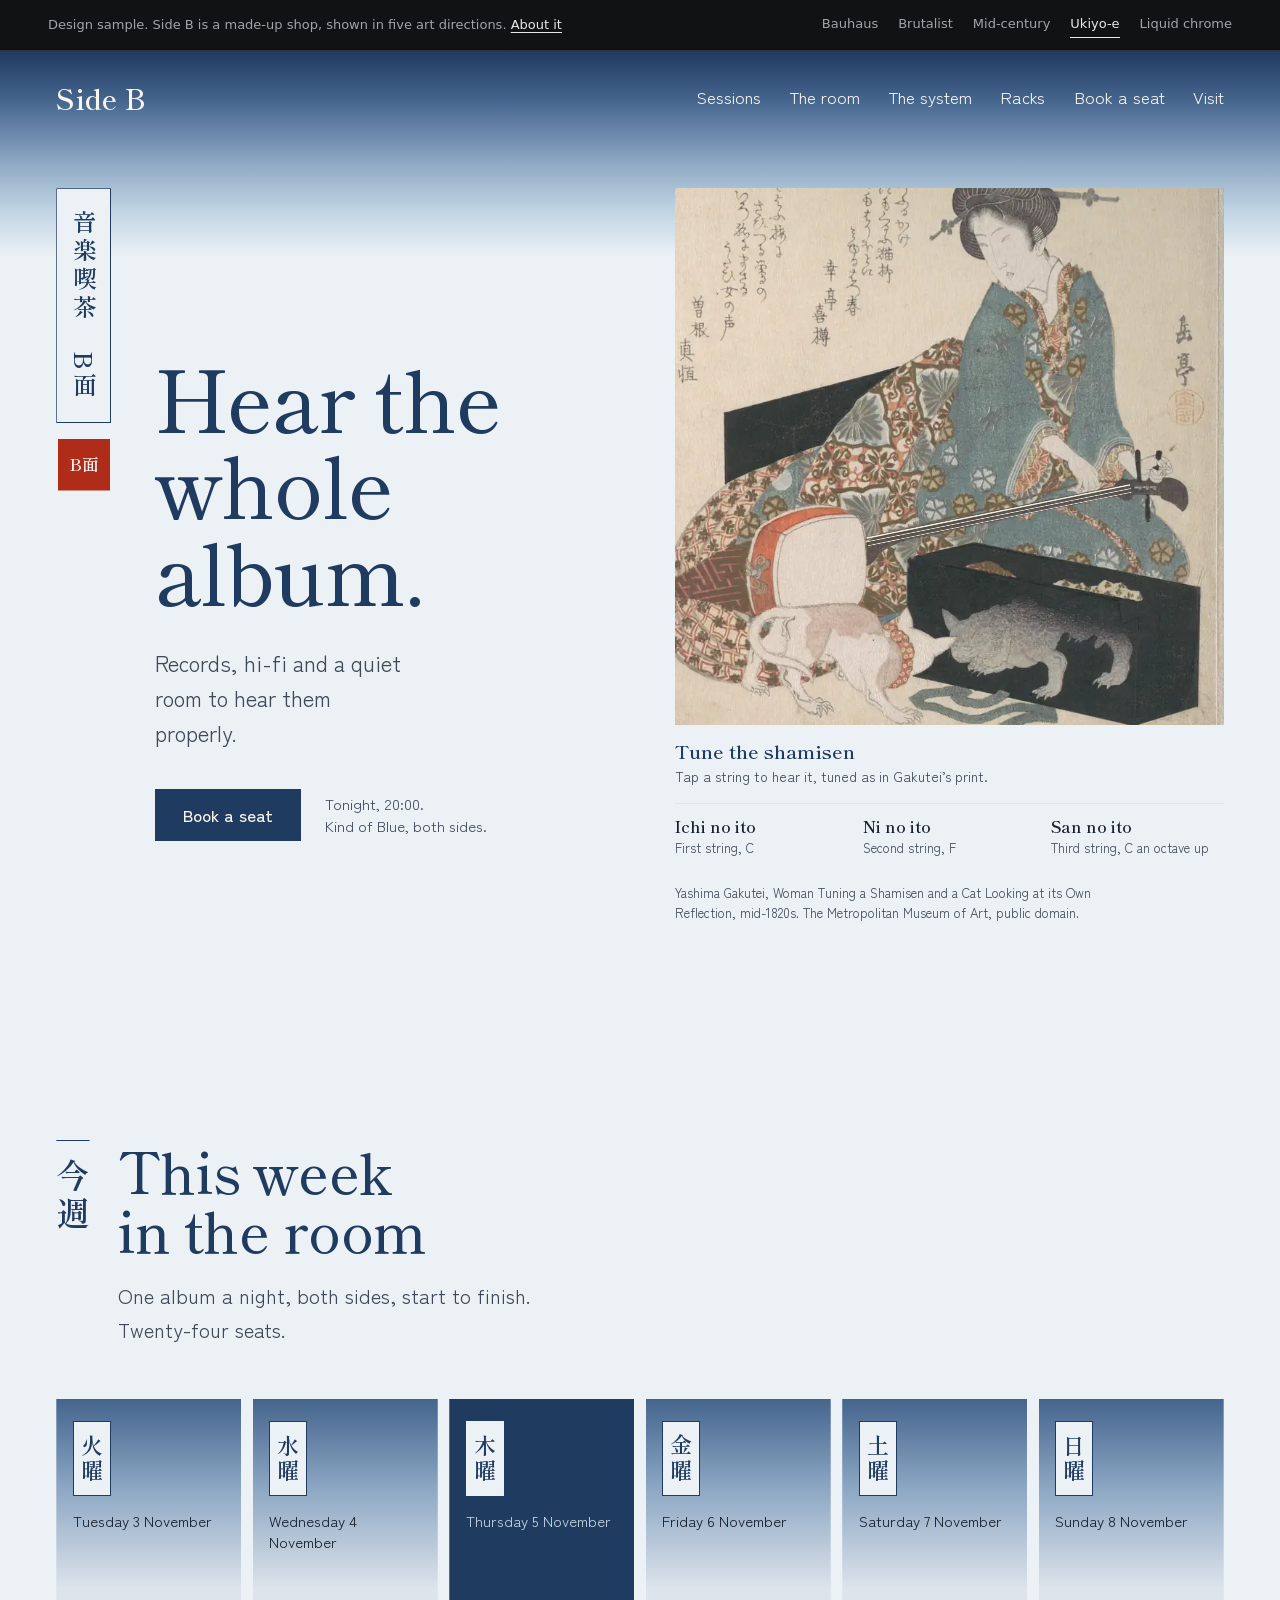
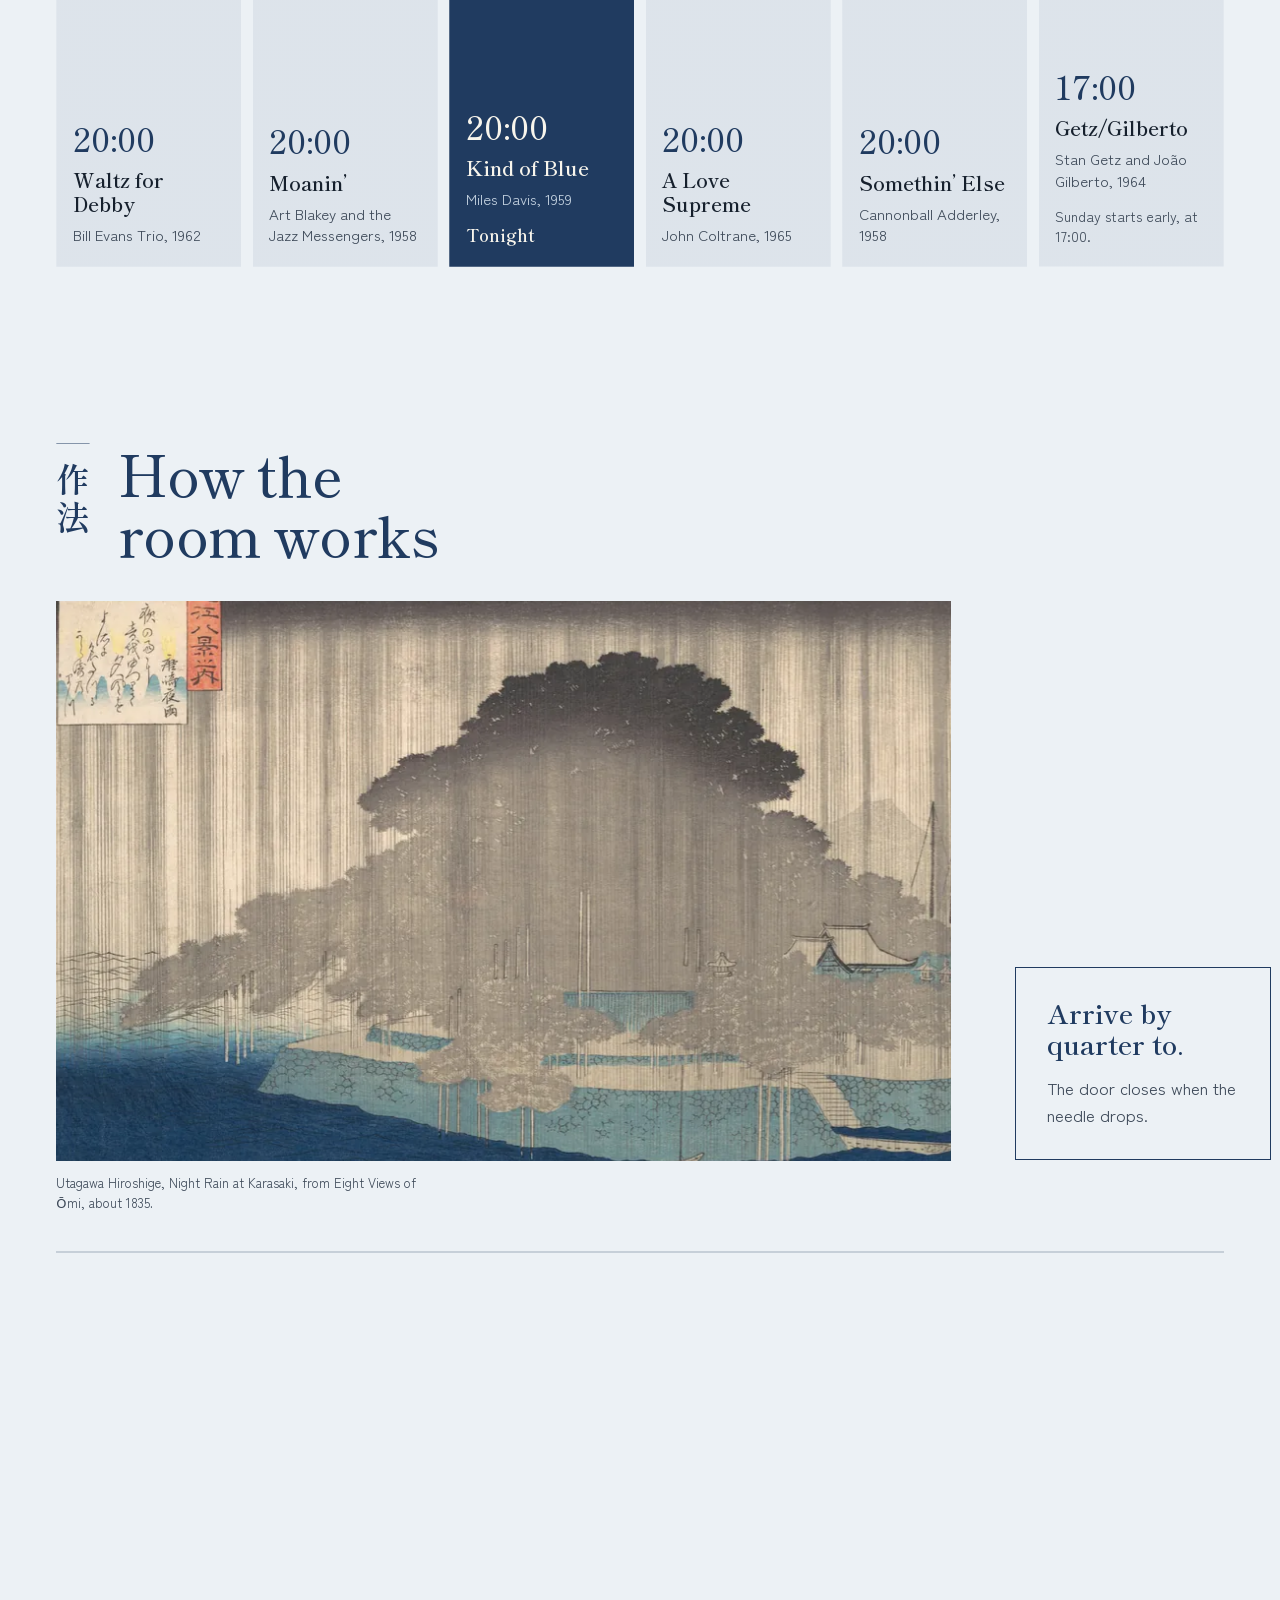
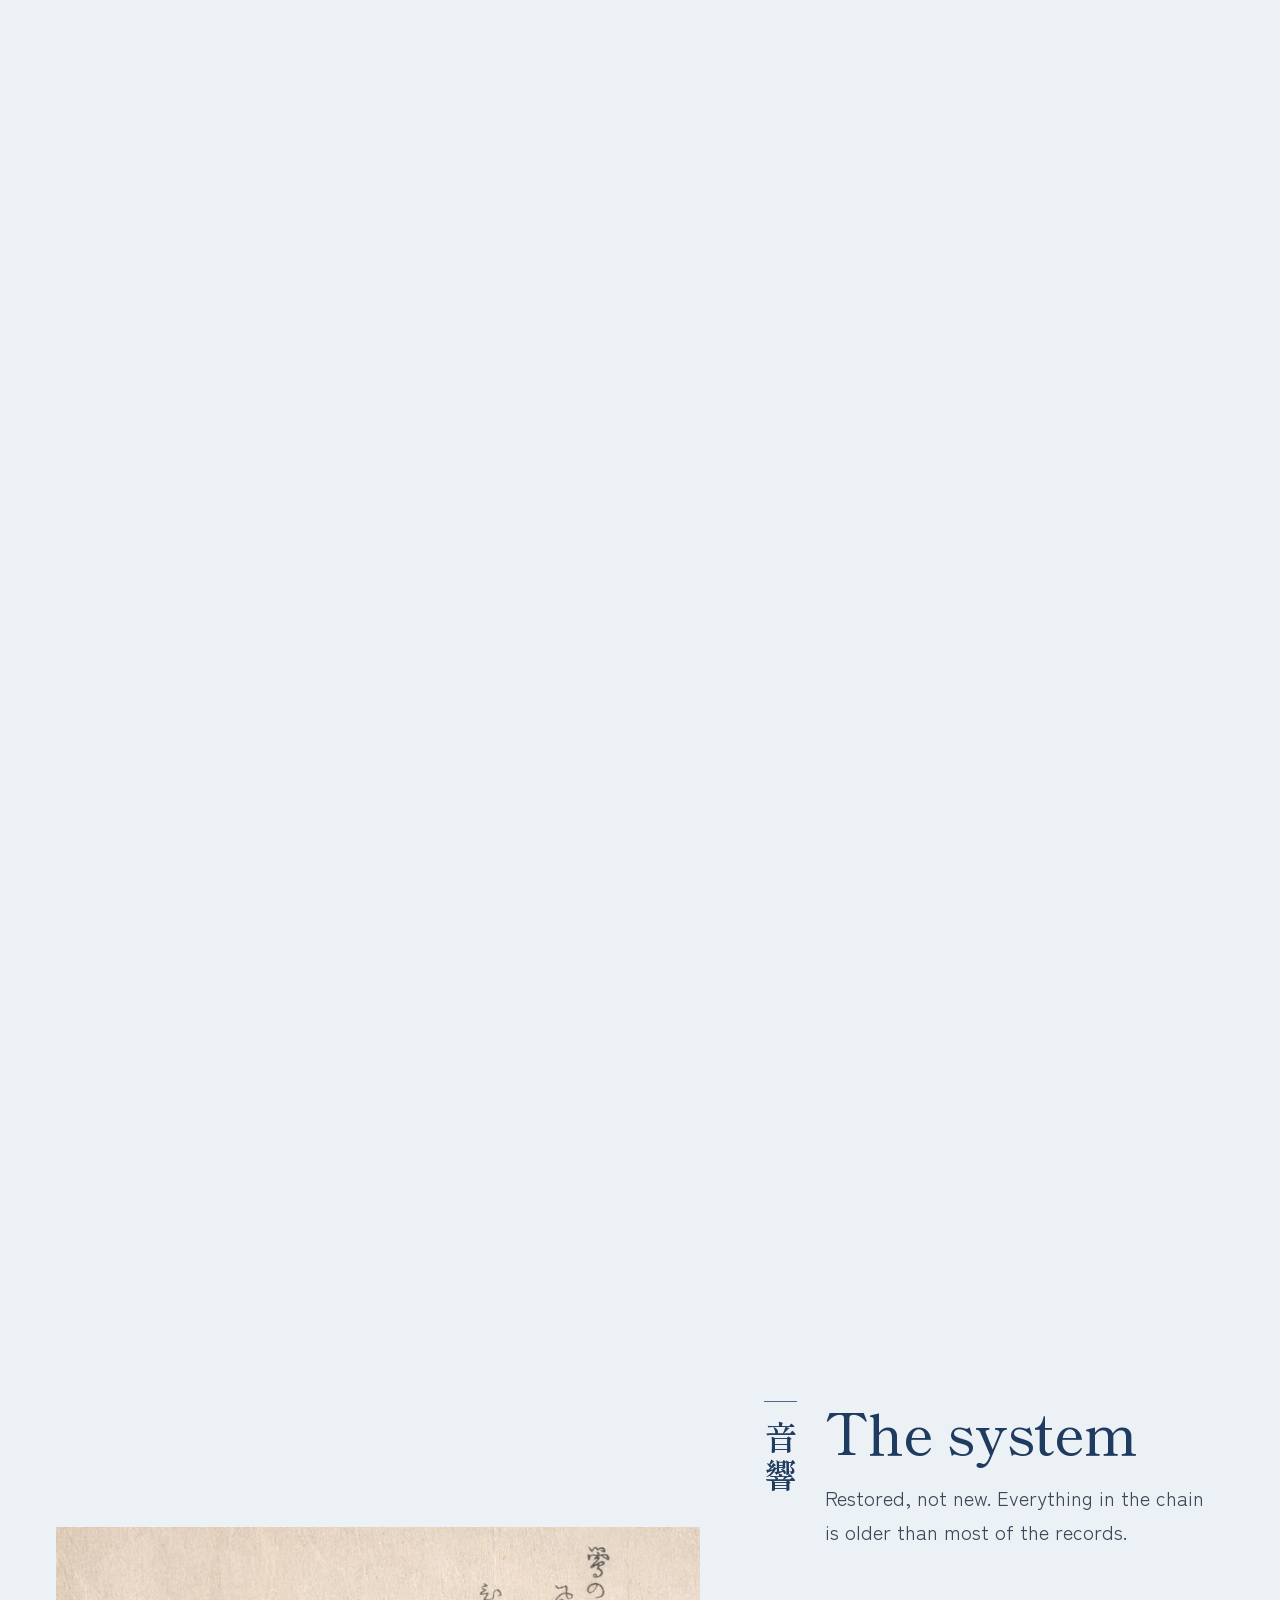
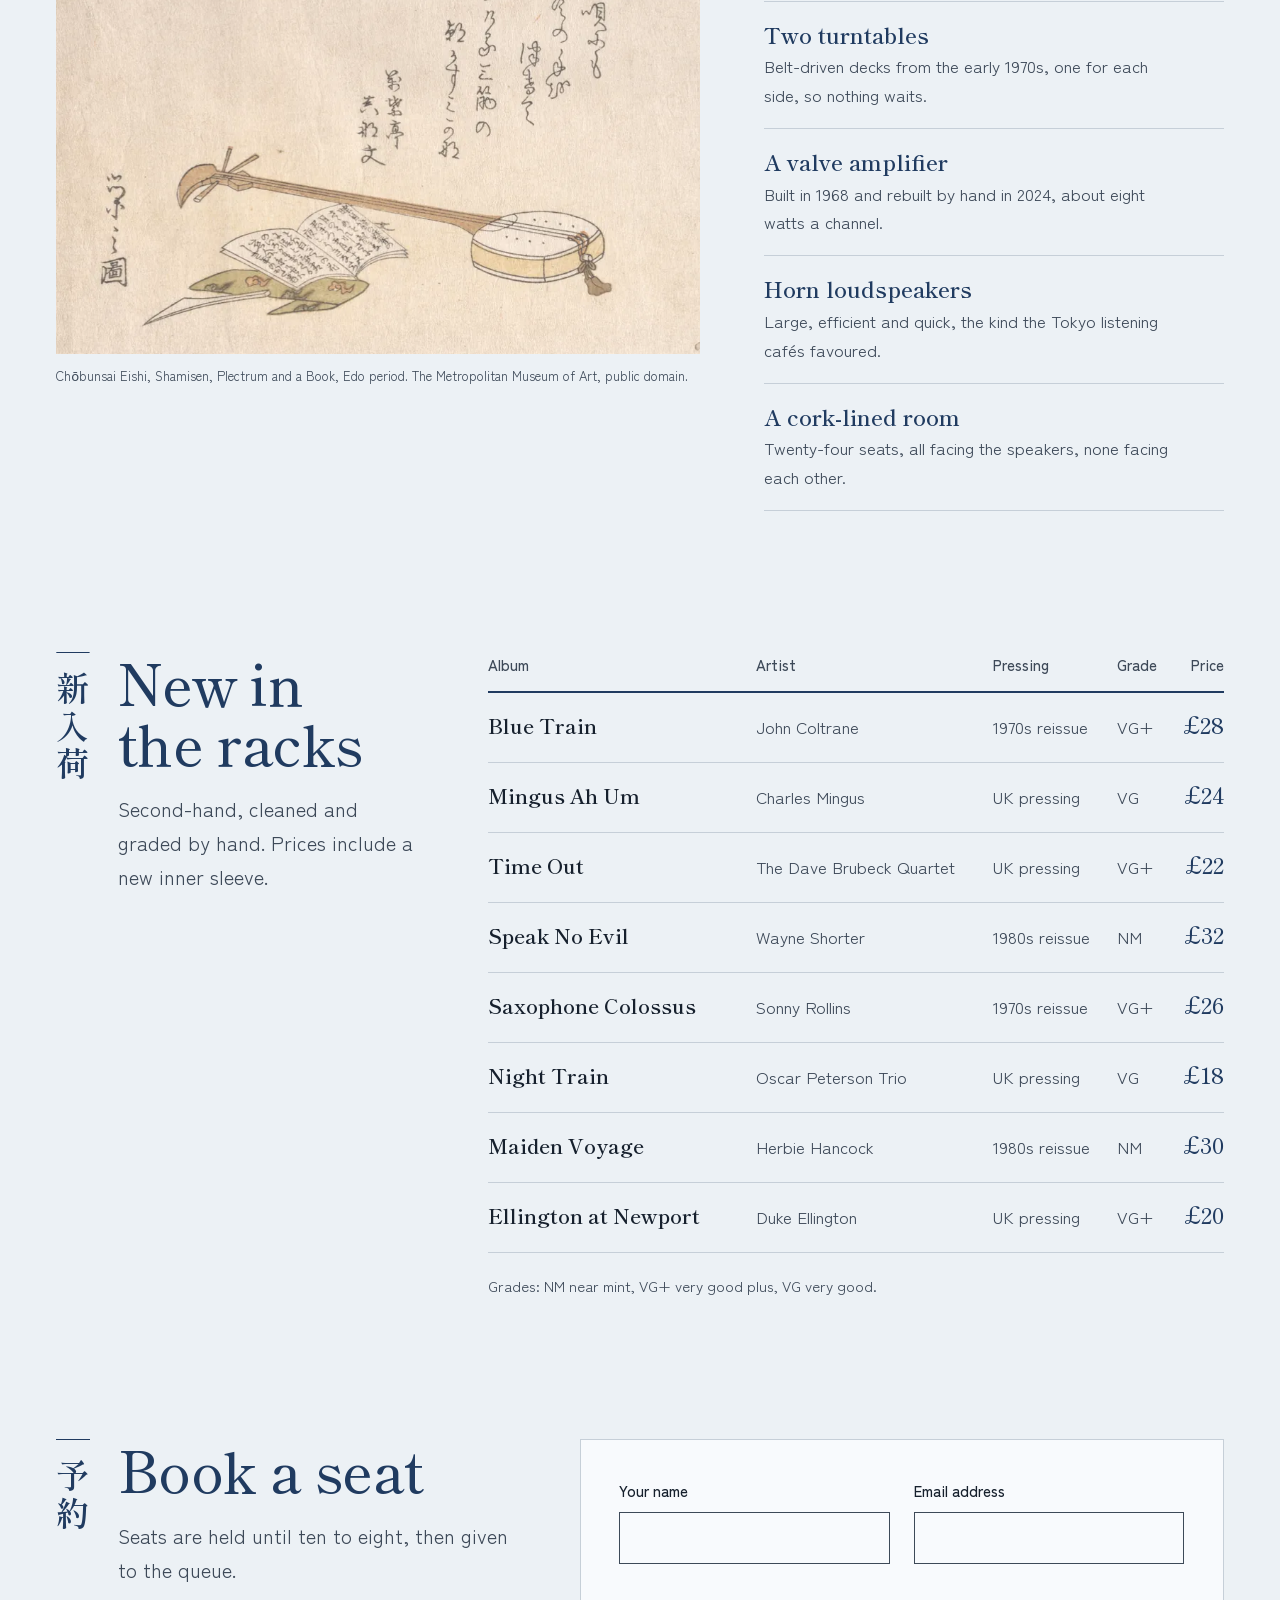
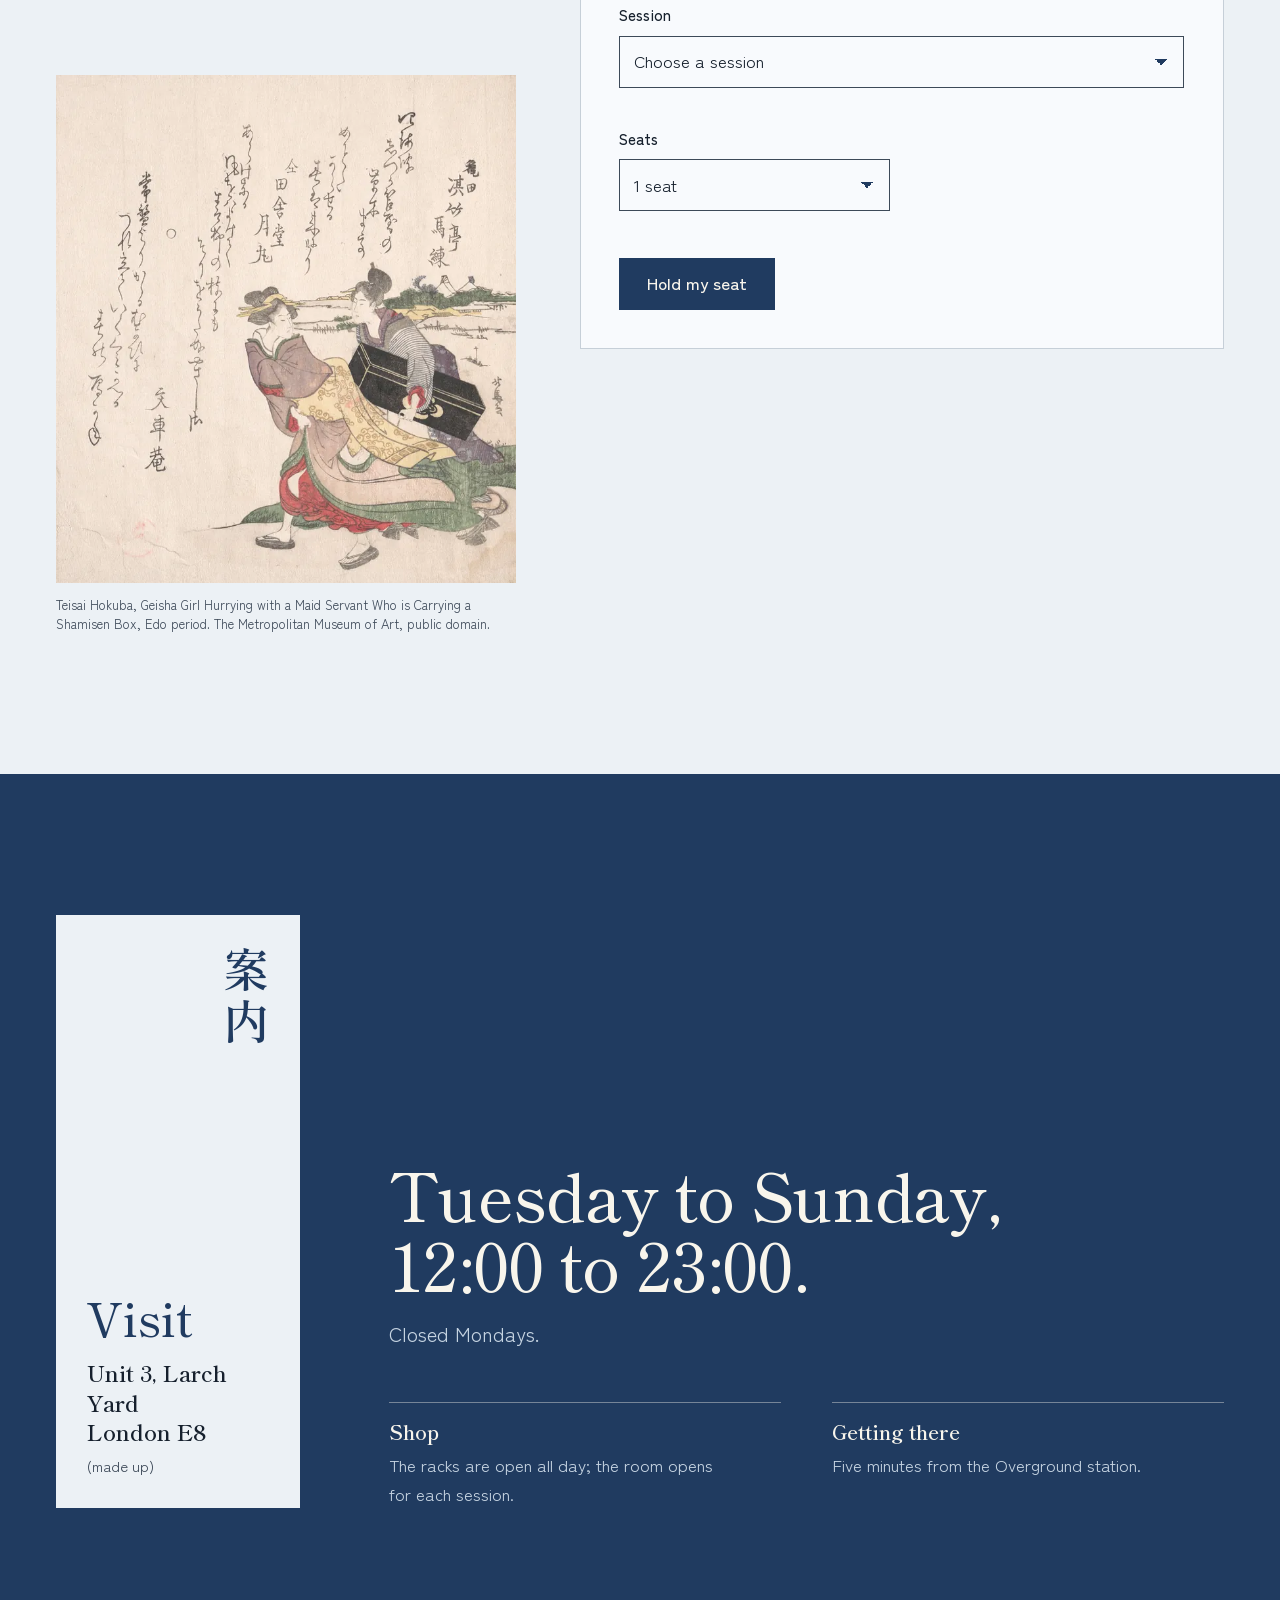
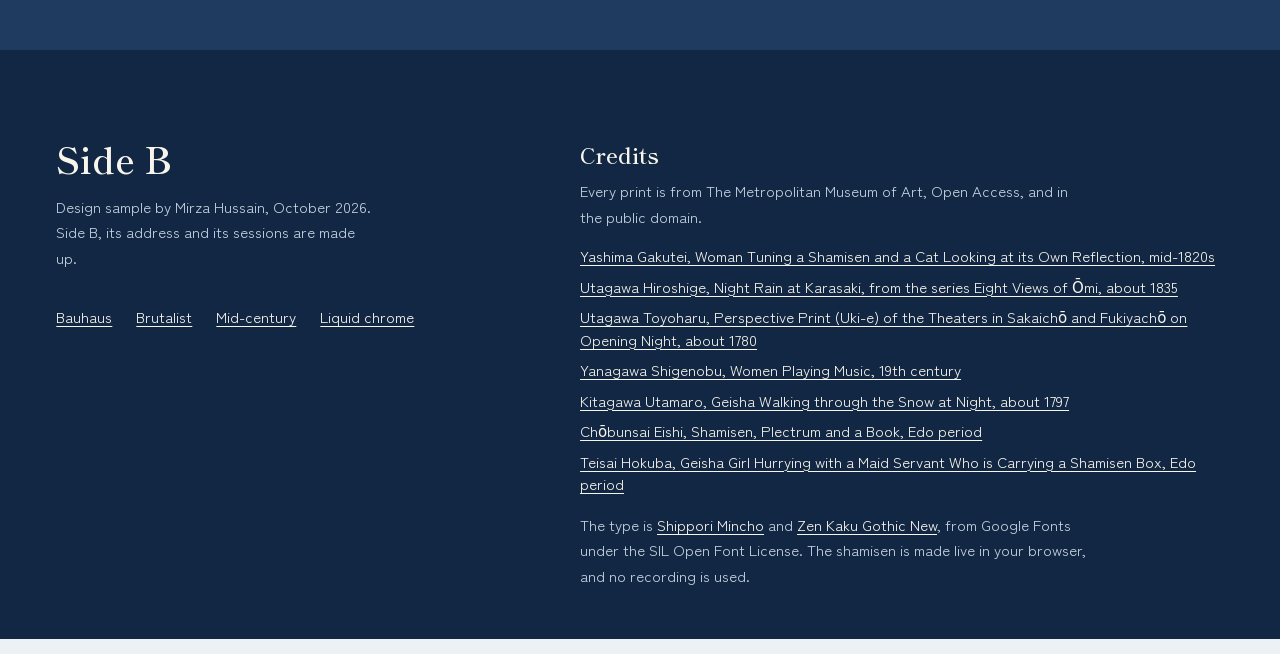
<file: ukiyo-e/index.html>
<!doctype html>
<html lang="en-GB">
  <head>
    <meta charset="UTF-8" />
    <meta name="viewport" content="width=device-width, initial-scale=1.0" />
    <title>Side B, ukiyo-e: records, hi-fi and a listening room (design sample)</title>
    <meta name="description" content="A design sample: a fictional record shop and listening room after the Tokyo jazz-kissa tradition, art-directed from Edo woodblock prints." />
    <link rel="icon" href="../favicon.svg" />
    <script>
      document.documentElement.classList.add("js");
      // If the page script never arrives, show everything rather than leave it hidden.
      setTimeout(function () { if (!window.__ukReady) document.documentElement.classList.remove("js"); }, 3000);
    </script>
    <link rel="preconnect" href="https://fonts.googleapis.com" />
    <link rel="preconnect" href="https://fonts.gstatic.com" crossorigin />
    <link href="https://fonts.googleapis.com/css2?family=Shippori+Mincho:wght@500;600;700&family=Zen+Kaku+Gothic+New:wght@400;500;700&display=swap&text=%20%21%22%25%26%27%28%29%2B%2C-./0123456789%3A%3B%3FABCDEFGHIJKLMNOPQRSTUVWXYZabcdefghijklmnopqrstuvwxyz%C2%A3%C3%A3%C3%A9%C5%8C%C5%8D%E2%80%93%E2%80%98%E2%80%99%E2%80%9C%E2%80%9D%E4%BA%88%E4%BB%8A%E4%BD%9C%E5%85%A5%E5%86%85%E5%96%AB%E5%9C%9F%E6%96%B0%E6%97%A5%E6%9B%9C%E6%9C%A8%E6%A1%88%E6%A5%BD%E6%B0%B4%E6%B3%95%E7%81%AB%E7%B4%84%E8%8C%B6%E8%8D%B7%E9%80%B1%E9%87%91%E9%9D%A2%E9%9F%B3%E9%9F%BF" rel="stylesheet" />
    <script type="module" crossorigin src="../assets/ukiyo-e-D3gmvriJ.js"></script>
    <link rel="modulepreload" crossorigin href="../assets/transitions-Dmy-K4ic.js">
    <link rel="modulepreload" crossorigin href="../assets/booking-QiCjPrqt.js">
    <link rel="modulepreload" crossorigin href="../assets/SplitText-BOzMVKL-.js">
    <link rel="stylesheet" crossorigin href="../assets/transitions-CAaEYbZX.css">
    <link rel="stylesheet" crossorigin href="../assets/booking-Dos5d-Vi.css">
    <link rel="stylesheet" crossorigin href="../assets/ukiyo-e-lt4a5rEE.css">
  </head>
  <body>
    <div class="viewer">
      <div class="viewer__inner">
        <p class="viewer__note">Design sample.<span class="viewer__long"> Side B is a made-up shop, shown in five art directions.</span> <a href="../">About it</a></p>
        <nav aria-label="Art directions">
          <a href="../bauhaus/">Bauhaus</a>
          <a href="../brutalist/">Brutalist</a>
          <a href="../mid-century/">Mid-century</a>
          <a href="../ukiyo-e/" aria-current="page">Ukiyo-e</a>
          <a href="../chrome/">Liquid chrome</a>
        </nav>
      </div>
    </div>

    <header class="uk-nav">
      <div class="uk-sky" aria-hidden="true" data-intro="sky"></div>
      <a class="uk-mark" href="./" data-vt="mark">Side B</a>
      <button class="uk-menu" type="button" aria-expanded="false" aria-controls="uk-links">Menu</button>
      <nav id="uk-links" class="uk-links" aria-label="Main">
        <a href="#sessions">Sessions</a>
        <a href="#room">The room</a>
        <a href="#system">The system</a>
        <a href="#racks">Racks</a>
        <a href="#book">Book a seat</a>
        <a href="#visit">Visit</a>
      </nav>
    </header>

    <main>
      <section class="uk-hero" aria-labelledby="uk-title">
        <div class="uk-titleblock" data-intro="cartouche">
          <p class="uk-cartouche" lang="ja">音楽喫茶　B面</p>
          <span class="uk-seal" lang="ja" aria-hidden="true">B面</span>
        </div>

        <div class="uk-hero__text">
          <h1 id="uk-title" data-vt="title" data-intro="title">Hear the whole album.</h1>
          <p class="uk-lede" data-intro="fade">Records, hi-fi and a quiet room to hear them properly.</p>
          <div class="uk-actions" data-intro="fade">
            <a class="uk-btn" href="#book">Book a seat</a>
            <p class="uk-tonight">Tonight, 20:00.<br />Kind of Blue, both sides.</p>
          </div>
        </div>

        <figure class="uk-print">
          <div class="uk-print__frame" data-intro="print">
            <div class="uk-print__plate">
              <img
                src="../img/gakutei-shamisen-1200.webp"
                srcset="../img/gakutei-shamisen-800.webp 800w, ../img/gakutei-shamisen-1200.webp 1200w, ../img/gakutei-shamisen-1600.webp 1600w, ../img/gakutei-shamisen-2000.webp 2000w"
                sizes="(min-width: 60rem) 52vw, 100vw"
                width="2000" height="2207"
                alt="Woodblock print of a woman in a blue kimono tuning a shamisen while a cat looks at its reflection in a black lacquer box"
                fetchpriority="high" />
              <div class="uk-neck" role="group" aria-label="The three shamisen strings">
                <button class="uk-string uk-string--1" type="button" data-shamisen="0"><span class="visually-hidden">Ichi no ito (first string)</span><span class="uk-string__line" aria-hidden="true"><span class="uk-string__env"></span></span></button>
                <button class="uk-string uk-string--2" type="button" data-shamisen="1"><span class="visually-hidden">Ni no ito (second string)</span><span class="uk-string__line" aria-hidden="true"><span class="uk-string__env"></span></span></button>
                <button class="uk-string uk-string--3" type="button" data-shamisen="2"><span class="visually-hidden">San no ito (third string)</span><span class="uk-string__line" aria-hidden="true"><span class="uk-string__env"></span></span></button>
              </div>
            </div>
          </div>
          <figcaption>
            <span class="uk-tune">
              <span class="uk-tune__title">Tune the shamisen</span>
              <span class="uk-tune__note">Tap a string to hear it, tuned as in Gakutei’s print.</span>
            </span>
            <span class="uk-tune__names" aria-hidden="true"><span data-name="0"><b>Ichi no ito</b>First string, C</span><span data-name="1"><b>Ni no ito</b>Second string, F</span><span data-name="2"><b>San no ito</b>Third string, C an octave up</span></span>
            <span class="uk-credit">Yashima Gakutei, Woman Tuning a Shamisen and a Cat Looking at its Own Reflection, mid-1820s. The Metropolitan Museum of Art, public domain.</span>
          </figcaption>
        </figure>
      </section>

      <section id="sessions" class="uk-sessions" aria-labelledby="sessions-title">
        <div class="uk-head">
          <p class="uk-kanji" lang="ja" aria-hidden="true" data-kanji>今週</p>
          <div class="uk-head__text">
            <h2 id="sessions-title">This week in the room</h2>
            <p class="uk-intro">One album a night, both sides, start to finish. Twenty-four seats.</p>
          </div>
        </div>

        <ol class="uk-pillars">
          <li class="uk-pillar">
            <p class="uk-pillar__day"><span class="uk-pillar__kanji" lang="ja" aria-hidden="true">火曜</span><span>Tuesday 3 November</span></p>
            <p class="uk-pillar__time">20:00</p>
            <h3 class="uk-pillar__album">Waltz for Debby</h3>
            <p class="uk-pillar__artist">Bill Evans Trio, 1962</p>
          </li>
          <li class="uk-pillar">
            <p class="uk-pillar__day"><span class="uk-pillar__kanji" lang="ja" aria-hidden="true">水曜</span><span>Wednesday 4 November</span></p>
            <p class="uk-pillar__time">20:00</p>
            <h3 class="uk-pillar__album">Moanin’</h3>
            <p class="uk-pillar__artist">Art Blakey and the Jazz Messengers, 1958</p>
          </li>
          <li class="uk-pillar uk-pillar--tonight">
            <p class="uk-pillar__day"><span class="uk-pillar__kanji" lang="ja" aria-hidden="true">木曜</span><span>Thursday 5 November</span></p>
            <p class="uk-pillar__time">20:00</p>
            <h3 class="uk-pillar__album">Kind of Blue</h3>
            <p class="uk-pillar__artist">Miles Davis, 1959</p>
            <p class="uk-pillar__note">Tonight</p>
          </li>
          <li class="uk-pillar">
            <p class="uk-pillar__day"><span class="uk-pillar__kanji" lang="ja" aria-hidden="true">金曜</span><span>Friday 6 November</span></p>
            <p class="uk-pillar__time">20:00</p>
            <h3 class="uk-pillar__album">A Love Supreme</h3>
            <p class="uk-pillar__artist">John Coltrane, 1965</p>
          </li>
          <li class="uk-pillar">
            <p class="uk-pillar__day"><span class="uk-pillar__kanji" lang="ja" aria-hidden="true">土曜</span><span>Saturday 7 November</span></p>
            <p class="uk-pillar__time">20:00</p>
            <h3 class="uk-pillar__album">Somethin’ Else</h3>
            <p class="uk-pillar__artist">Cannonball Adderley, 1958</p>
          </li>
          <li class="uk-pillar uk-pillar--early">
            <p class="uk-pillar__day"><span class="uk-pillar__kanji" lang="ja" aria-hidden="true">日曜</span><span>Sunday 8 November</span></p>
            <p class="uk-pillar__time">17:00</p>
            <h3 class="uk-pillar__album">Getz/Gilberto</h3>
            <p class="uk-pillar__artist">Stan Getz and João Gilberto, 1964</p>
            <p class="uk-pillar__note">Sunday starts early, at 17:00.</p>
          </li>
        </ol>
      </section>

      <section id="room" class="uk-room" aria-labelledby="room-title">
        <div class="uk-scroll" data-emaki>
          <div class="uk-head uk-head--room">
            <p class="uk-kanji" lang="ja" aria-hidden="true" data-kanji>作法</p>
            <div class="uk-head__text">
              <h2 id="room-title">How the room works</h2>
            </div>
          </div>
          <div class="uk-scroll__view">
            <div class="uk-scroll__track" data-emaki-track>
              <figure class="uk-panel uk-panel--wide">
                <div class="uk-panel__frame"><img src="../img/ukiyo-e/hiroshige-karasaki-1600.webp" srcset="../img/ukiyo-e/hiroshige-karasaki-1000.webp 1000w, ../img/ukiyo-e/hiroshige-karasaki-1600.webp 1600w, ../img/ukiyo-e/hiroshige-karasaki-2400.webp 2400w" sizes="(min-width: 60rem) 70vw, 100vw" width="2400" height="1503" loading="lazy" alt="Heavy rain falls in grey lines over a vast pine tree beside a lake, with two small boats on deep blue water" /></div>
                <figcaption>Utagawa Hiroshige, Night Rain at Karasaki, from Eight Views of Ōmi, about 1835.</figcaption>
              </figure>
              <div class="uk-rule" data-rule>
                <h3>Arrive by quarter to.</h3>
                <p>The door closes when the needle drops.</p>
              </div>
              <figure class="uk-panel uk-panel--wide">
                <div class="uk-panel__frame"><img src="../img/ukiyo-e/toyoharu-theatres-1600.webp" srcset="../img/ukiyo-e/toyoharu-theatres-1000.webp 1000w, ../img/ukiyo-e/toyoharu-theatres-1600.webp 1600w, ../img/ukiyo-e/toyoharu-theatres-2400.webp 2400w" sizes="(min-width: 60rem) 70vw, 100vw" width="2400" height="1613" loading="lazy" alt="A crowd in bright kimonos fills a street of theatres under a black night sky, seen in deep perspective" /></div>
                <figcaption>Utagawa Toyoharu, Perspective Print of the Theaters in Sakaichō and Fukiyachō on Opening Night, about 1780.</figcaption>
              </figure>
              <div class="uk-rule" data-rule>
                <h3>Phones face down.</h3>
                <p>Screens stay dark and photographs wait until the side ends.</p>
              </div>
              <figure class="uk-panel uk-panel--wide">
                <div class="uk-panel__frame"><img src="../img/ukiyo-e/shigenobu-music-1600.webp" srcset="../img/ukiyo-e/shigenobu-music-1000.webp 1000w, ../img/ukiyo-e/shigenobu-music-1600.webp 1600w, ../img/ukiyo-e/shigenobu-music-2400.webp 2400w" sizes="(min-width: 60rem) 70vw, 100vw" width="2400" height="1790" loading="lazy" alt="Three women in patterned kimonos with a koto and a shamisen, beneath lines of brushed poems" /></div>
                <figcaption>Yanagawa Shigenobu, Women Playing Music, 19th century.</figcaption>
              </figure>
              <div class="uk-rule" data-rule>
                <h3>Quiet while it plays.</h3>
                <p>Talk at the bar between sides, never over them.</p>
              </div>
              <figure class="uk-panel uk-panel--tall">
                <div class="uk-panel__frame"><img src="../img/ukiyo-e/utamaro-snow-1100.webp" srcset="../img/ukiyo-e/utamaro-snow-700.webp 700w, ../img/ukiyo-e/utamaro-snow-1100.webp 1100w, ../img/ukiyo-e/utamaro-snow-1600.webp 1600w" sizes="(min-width: 60rem) 30vw, 100vw" width="1600" height="2426" loading="lazy" alt="A geisha under an umbrella walks through falling snow at night beside an attendant carrying a lantern" /></div>
                <figcaption>Kitagawa Utamaro, Geisha Walking through the Snow at Night, about 1797.</figcaption>
              </figure>
              <div class="uk-rule uk-rule--last" data-rule>
                <h3>Requests on the card.</h3>
                <p>Write one on the card at the bar for next month’s list.</p>
              </div>
            </div>
          </div>
          <div class="uk-rod" aria-hidden="true"><span class="uk-rod__fill" data-emaki-rod></span></div>
        </div>
      </section>

      <section id="system" class="uk-system" aria-labelledby="system-title">
        <figure class="uk-system__print" data-system-print>
          <div class="uk-system__frame"><img src="../img/ukiyo-e/eishi-shamisen-1600.webp" srcset="../img/ukiyo-e/eishi-shamisen-1000.webp 1000w, ../img/ukiyo-e/eishi-shamisen-1600.webp 1600w, ../img/ukiyo-e/eishi-shamisen-2400.webp 2400w" sizes="(min-width: 60rem) 56vw, 100vw" width="2400" height="1593" loading="lazy" alt="A shamisen laid at rest beside its plectrum and an open songbook, on pale paper with brushed verse" /></div>
          <figcaption>Chōbunsai Eishi, Shamisen, Plectrum and a Book, Edo period. The Metropolitan Museum of Art, public domain.</figcaption>
        </figure>
        <div class="uk-system__text">
          <div class="uk-head">
            <p class="uk-kanji" lang="ja" aria-hidden="true" data-kanji>音響</p>
            <div class="uk-head__text">
              <h2 id="system-title">The system</h2>
              <p class="uk-intro">Restored, not new. Everything in the chain is older than most of the records.</p>
            </div>
          </div>
          <dl class="uk-chain">
            <div data-chain><dt>Two turntables</dt><dd>Belt-driven decks from the early 1970s, one for each side, so nothing waits.</dd></div>
            <div data-chain><dt>A valve amplifier</dt><dd>Built in 1968 and rebuilt by hand in 2024, about eight watts a channel.</dd></div>
            <div data-chain><dt>Horn loudspeakers</dt><dd>Large, efficient and quick, the kind the Tokyo listening cafés favoured.</dd></div>
            <div data-chain><dt>A cork-lined room</dt><dd>Twenty-four seats, all facing the speakers, none facing each other.</dd></div>
          </dl>
        </div>
      </section>

      <section id="racks" class="uk-racks" aria-labelledby="racks-title">
        <div class="uk-head uk-racks__head">
          <p class="uk-kanji" lang="ja" aria-hidden="true" data-kanji>新入荷</p>
          <div class="uk-head__text">
            <h2 id="racks-title">New in the racks</h2>
            <p class="uk-intro">Second-hand, cleaned and graded by hand. Prices include a new inner sleeve.</p>
          </div>
        </div>
        <div class="uk-racks__body">
        <table class="uk-table" role="table">
          <thead role="rowgroup">
            <tr role="row"><th scope="col" role="columnheader">Album</th><th scope="col" role="columnheader">Artist</th><th scope="col" role="columnheader">Pressing</th><th scope="col" role="columnheader">Grade</th><th scope="col" role="columnheader" class="uk-num">Price</th></tr>
          </thead>
          <tbody role="rowgroup">
            <tr role="row" data-row><td role="cell" class="uk-album">Blue Train</td><td role="cell">John Coltrane</td><td role="cell">1970s reissue</td><td role="cell"><abbr title="very good plus">VG+</abbr></td><td role="cell" class="uk-num">£28</td></tr>
            <tr role="row" data-row><td role="cell" class="uk-album">Mingus Ah Um</td><td role="cell">Charles Mingus</td><td role="cell">UK pressing</td><td role="cell"><abbr title="very good">VG</abbr></td><td role="cell" class="uk-num">£24</td></tr>
            <tr role="row" data-row><td role="cell" class="uk-album">Time Out</td><td role="cell">The Dave Brubeck Quartet</td><td role="cell">UK pressing</td><td role="cell"><abbr title="very good plus">VG+</abbr></td><td role="cell" class="uk-num">£22</td></tr>
            <tr role="row" data-row><td role="cell" class="uk-album">Speak No Evil</td><td role="cell">Wayne Shorter</td><td role="cell">1980s reissue</td><td role="cell"><abbr title="near mint">NM</abbr></td><td role="cell" class="uk-num">£32</td></tr>
            <tr role="row" data-row><td role="cell" class="uk-album">Saxophone Colossus</td><td role="cell">Sonny Rollins</td><td role="cell">1970s reissue</td><td role="cell"><abbr title="very good plus">VG+</abbr></td><td role="cell" class="uk-num">£26</td></tr>
            <tr role="row" data-row><td role="cell" class="uk-album">Night Train</td><td role="cell">Oscar Peterson Trio</td><td role="cell">UK pressing</td><td role="cell"><abbr title="very good">VG</abbr></td><td role="cell" class="uk-num">£18</td></tr>
            <tr role="row" data-row><td role="cell" class="uk-album">Maiden Voyage</td><td role="cell">Herbie Hancock</td><td role="cell">1980s reissue</td><td role="cell"><abbr title="near mint">NM</abbr></td><td role="cell" class="uk-num">£30</td></tr>
            <tr role="row" data-row><td role="cell" class="uk-album">Ellington at Newport</td><td role="cell">Duke Ellington</td><td role="cell">UK pressing</td><td role="cell"><abbr title="very good plus">VG+</abbr></td><td role="cell" class="uk-num">£20</td></tr>
          </tbody>
        </table>
        <p class="uk-grades">Grades: NM near mint, VG+ very good plus, VG very good.</p>
        </div>
      </section>

      <section id="book" class="uk-book" aria-labelledby="book-title">
        <div class="uk-head">
          <p class="uk-kanji" lang="ja" aria-hidden="true" data-kanji>予約</p>
          <div class="uk-head__text">
            <h2 id="book-title">Book a seat</h2>
            <p class="uk-intro">Seats are held until ten to eight, then given to the queue.</p>
          </div>
        </div>
        <figure class="uk-book__print">
          <div class="uk-book__frame"><img src="../img/ukiyo-e/hokuba-hurrying-1100.webp" srcset="../img/ukiyo-e/hokuba-hurrying-700.webp 700w, ../img/ukiyo-e/hokuba-hurrying-1100.webp 1100w, ../img/ukiyo-e/hokuba-hurrying-1600.webp 1600w" sizes="(min-width: 60rem) 30vw, 100vw" width="1600" height="1767" loading="lazy" alt="A young geisha hurries along a river path beside her maid, who carries a black shamisen box, beneath lines of brushed verse" /></div>
          <figcaption>Teisai Hokuba, Geisha Girl Hurrying with a Maid Servant Who is Carrying a Shamisen Box, Edo period. The Metropolitan Museum of Art, public domain.</figcaption>
        </figure>
        <form class="uk-form" data-booking novalidate>
          <div class="uk-field">
            <label for="bk-name">Your name</label>
            <input id="bk-name" name="name" type="text" autocomplete="name" required />
            <p class="uk-error" id="bk-name-error" data-error-for="name"></p>
          </div>
          <div class="uk-field">
            <label for="bk-email">Email address</label>
            <input id="bk-email" name="email" type="email" autocomplete="email" required />
            <p class="uk-error" id="bk-email-error" data-error-for="email"></p>
          </div>
          <div class="uk-field uk-field--wide">
            <label for="bk-session">Session</label>
            <select id="bk-session" name="session" required>
              <option value="">Choose a session</option>
              <option value="2026-11-03">Tuesday 3 November, 20:00, Waltz for Debby</option>
              <option value="2026-11-04">Wednesday 4 November, 20:00, Moanin’</option>
              <option value="2026-11-05">Thursday 5 November, 20:00, Kind of Blue</option>
              <option value="2026-11-06">Friday 6 November, 20:00, A Love Supreme</option>
              <option value="2026-11-07">Saturday 7 November, 20:00, Somethin’ Else</option>
              <option value="2026-11-08">Sunday 8 November, 17:00, Getz/Gilberto</option>
            </select>
            <p class="uk-error" id="bk-session-error" data-error-for="session"></p>
          </div>
          <div class="uk-field">
            <label for="bk-seats">Seats</label>
            <select id="bk-seats" name="seats" required>
              <option value="1">1 seat</option>
              <option value="2">2 seats</option>
            </select>
            <p class="uk-error" id="bk-seats-error" data-error-for="seats"></p>
          </div>
          <div class="uk-form__end">
            <button class="uk-btn" type="submit">Hold my seat</button>
            <p class="uk-form__message" data-booking-message aria-live="polite"></p>
          </div>
        </form>
      </section>

      <section id="visit" class="uk-visit" aria-labelledby="visit-title">
        <div class="uk-visit__card" data-visit-card>
          <p class="uk-visit__kanji" lang="ja" aria-hidden="true">案内</p>
          <h2 id="visit-title">Visit</h2>
          <p class="uk-visit__address">Unit 3, Larch Yard<br />London E8</p>
          <p class="uk-visit__madeup">(made up)</p>
        </div>
        <div class="uk-visit__text">
          <p class="uk-visit__hours">Tuesday to Sunday,<br />12:00 to 23:00.</p>
          <p class="uk-visit__closed">Closed Mondays.</p>
          <dl class="uk-visit__facts">
            <div><dt>Shop</dt><dd>The racks are open all day; the room opens for each session.</dd></div>
            <div><dt>Getting there</dt><dd>Five minutes from the Overground station.</dd></div>
          </dl>
        </div>
      </section>
    </main>

    <footer class="uk-foot">
      <div class="uk-foot__inner">
        <div class="uk-foot__lead">
          <p class="uk-foot__mark">Side B</p>
          <p>Design sample by Mirza Hussain, October 2026. Side B, its address and its sessions are made up.</p>
          <nav aria-label="Other art directions" class="uk-foot__dirs">
            <a href="../bauhaus/">Bauhaus</a>
            <a href="../brutalist/">Brutalist</a>
            <a href="../mid-century/">Mid-century</a>
            <a href="../chrome/">Liquid chrome</a>
          </nav>
        </div>
        <div class="uk-foot__credits">
          <h2 class="uk-foot__title">Credits</h2>
          <p>Every print is from The Metropolitan Museum of Art, Open Access, and in the public domain.</p>
          <ul>
            <li><a href="https://www.metmuseum.org/art/collection/search/54124">Yashima Gakutei, Woman Tuning a Shamisen and a Cat Looking at its Own Reflection, mid-1820s</a></li>
            <li><a href="https://www.metmuseum.org/art/collection/search/36531">Utagawa Hiroshige, Night Rain at Karasaki, from the series Eight Views of Ōmi, about 1835</a></li>
            <li><a href="https://www.metmuseum.org/art/collection/search/36669">Utagawa Toyoharu, Perspective Print (Uki-e) of the Theaters in Sakaichō and Fukiyachō on Opening Night, about 1780</a></li>
            <li><a href="https://www.metmuseum.org/art/collection/search/53968">Yanagawa Shigenobu, Women Playing Music, 19th century</a></li>
            <li><a href="https://www.metmuseum.org/art/collection/search/55862">Kitagawa Utamaro, Geisha Walking through the Snow at Night, about 1797</a></li>
            <li><a href="https://www.metmuseum.org/art/collection/search/55102">Chōbunsai Eishi, Shamisen, Plectrum and a Book, Edo period</a></li>
            <li><a href="https://www.metmuseum.org/art/collection/search/53982">Teisai Hokuba, Geisha Girl Hurrying with a Maid Servant Who is Carrying a Shamisen Box, Edo period</a></li>
          </ul>
          <p>The type is <a href="https://fonts.google.com/specimen/Shippori+Mincho">Shippori Mincho</a> and <a href="https://fonts.google.com/specimen/Zen+Kaku+Gothic+New">Zen Kaku Gothic New</a>, from Google Fonts under the SIL Open Font License. The shamisen is made live in your browser, and no recording is used.</p>
        </div>
      </div>
    </footer>
  </body>
</html>
</file>
<file: assets/transitions-CAaEYbZX.css>
*,:before,:after{box-sizing:border-box}html,body{overflow-x:clip}body{-webkit-font-smoothing:antialiased;text-rendering:optimizelegibility;margin:0}img,svg,video{max-width:100%;display:block}img{height:auto}h1,h2,h3,p,figure,ul,ol,dl,dd{margin:0}ul,ol{padding:0;list-style:none}h1,h2,h3{overflow-wrap:break-word;text-wrap:balance;min-width:0}a{color:inherit}button,input{font:inherit;color:inherit}:focus-visible{outline:2px solid var(--focus);outline-offset:3px}.visually-hidden{clip-path:inset(50%);white-space:nowrap;width:1px;height:1px;position:absolute;overflow:hidden}@media (prefers-reduced-motion:reduce){*,:before,:after{scroll-behavior:auto!important;transition-duration:.01ms!important;animation-duration:.01ms!important;animation-iteration-count:1!important}}@view-transition{navigation:auto}[data-vt=mark]{view-transition-name:side-b-mark}[data-vt=title]{view-transition-name:side-b-title}::view-transition-group(side-b-mark){animation-duration:.64s;animation-timing-function:cubic-bezier(.16,1,.3,1)}::view-transition-group(side-b-title){animation-duration:.64s;animation-timing-function:cubic-bezier(.16,1,.3,1)}::view-transition-old(root){animation:.32s ease-in both vt-fade-out}::view-transition-new(root){animation:.42s ease-out .12s both vt-fade-in}@keyframes vt-fade-out{to{opacity:0}}@keyframes vt-fade-in{0%{opacity:0}}@media (prefers-reduced-motion:reduce){::view-transition-group(*){animation:none!important}::view-transition-old(*){animation:none!important}::view-transition-new(*){animation:none!important}}
</file>
<file: assets/main-C6Ib1U-p.css>
:root{--ground:oklch(15% .006 60);--ground-2:oklch(19% .007 60);--ink:oklch(94% .006 80);--ink-2:oklch(74% .008 80);--line:oklch(30% .006 60);--focus:oklch(94% .006 80);--sans:"Schibsted Grotesk", ui-sans-serif, system-ui, sans-serif;--serif:"Instrument Serif", Georgia, serif;--gutter:clamp(16px, 4.4vw, 64px);--max:1520px;--sleeve:clamp(220px, 30vw, 460px);--lightningcss-light: ;--lightningcss-dark:initial;color-scheme:dark}body{background:var(--ground);color:var(--ink);font:400 1.0625rem/1.6 var(--sans)}.ov-top{max-width:var(--max);padding:24px var(--gutter);justify-content:space-between;align-items:baseline;gap:16px;margin-inline:auto;display:flex}.ov-mark{font:400 1.75rem/1 var(--serif);text-decoration:none}.ov-by{color:var(--ink-2);font-size:.9375rem}.ov-intro{max-width:var(--max);padding:clamp(40px, 7vw, 112px) var(--gutter) clamp(32px, 4vw, 56px);margin-inline:auto}.ov-intro h1{font:400 clamp(3rem, 8.4vw, 8.5rem)/.98 var(--serif);letter-spacing:-.02em;max-width:12ch}.ov-lede{max-width:52ch;color:var(--ink-2);margin-top:clamp(20px,2.4vw,32px);font-size:clamp(1.125rem,.6vw + .9rem,1.375rem);line-height:1.5}.ov-crate{max-width:var(--max);padding:clamp(24px, 3vw, 40px) var(--gutter) clamp(64px, 8vw, 128px);margin-inline:auto}.ov-crate__controls{border-bottom:1px solid var(--line);flex-wrap:wrap;justify-content:space-between;align-items:center;gap:16px;padding-bottom:24px;display:flex}.ov-crate__hint{color:var(--ink-2)}.ov-crate__buttons{gap:8px;display:flex}.ov-step{border:1px solid var(--line);cursor:pointer;background:0 0;border-radius:2px;min-height:44px;padding:0 20px;transition:background-color .16s ease-out,border-color .16s ease-out}.ov-step:hover{background:var(--ground-2);border-color:var(--ink-2)}.ov-step:active{transform:translateY(1px)}.ov-sleeves{grid-template-columns:repeat(5,minmax(0,1fr));gap:clamp(8px,1vw,16px);padding-top:clamp(140px,14vw,220px);display:grid;position:relative}.ov-sleeve a{text-decoration:none;display:block}.ov-sleeve img{aspect-ratio:1;object-fit:cover;filter:saturate(.85)brightness(.82);border-radius:1px;inline-size:100%;transition:transform .7s cubic-bezier(.16,1,.3,1),filter .4s ease-out;transform:translateY(0)rotate(0);box-shadow:inset 0 1px oklch(100% 0 0/.08),0 30px 60px -30px oklch(0% 0 0/.8)}.ov-sleeve__label{color:var(--ink-2);margin-top:20px;font-size:1.125rem;font-weight:600;transition:color .3s ease-out;display:block}.ov-sleeve__num{min-width:1.6em;color:var(--ink-2);font-variant-numeric:tabular-nums;font-weight:400;display:inline-block}.ov-sleeve__note{color:var(--ink-2);max-width:28ch;margin-top:8px;font-size:.9375rem;font-weight:400;line-height:1.45;display:block}.ov-sleeve[data-active] img{filter:none;transform:translateY(-34%)rotate(-1.5deg)}.ov-sleeve[data-active] .ov-sleeve__label{color:var(--ink)}.ov-sleeve a:hover img{filter:none}.ov-sleeve a:focus-visible{outline:none}.ov-sleeve a:focus-visible img{outline:2px solid var(--focus);outline-offset:6px}html:not(.js) .ov-sleeves{padding-top:0}html:not(.js) .ov-sleeve img{filter:none}html:not(.js) .ov-sleeve__label{color:var(--ink)}html:not(.js) .ov-crate__buttons{display:none}.ov-how{max-width:var(--max);padding:0 var(--gutter) clamp(64px, 8vw, 120px);margin-inline:auto}.ov-how h2{font:400 clamp(2rem, 3.6vw, 3.25rem)/1.05 var(--serif)}.ov-how__list{border-top:1px solid var(--line);grid-template-columns:repeat(4,minmax(0,1fr));gap:32px;margin-top:32px;padding-top:28px;display:grid}.ov-how__list li{color:var(--ink-2)}.ov-how__list span{color:var(--ink);margin-bottom:8px;font-weight:600;display:block}.ov-foot{max-width:var(--max);padding:24px var(--gutter) 40px;border-top:1px solid var(--line);color:var(--ink-2);margin-inline:auto;font-size:.875rem}@media (width<=60rem){.ov-sleeves{scroll-snap-type:x mandatory;grid-template-columns:none;grid-auto-columns:72%;grid-auto-flow:column;padding-top:24px;padding-bottom:8px;overflow-x:auto}.ov-sleeve{scroll-snap-align:start}.ov-sleeve[data-active] img{transform:none}.ov-sleeve img{filter:none}.ov-sleeve__label{color:var(--ink)}.ov-crate__buttons{display:none}.ov-how__list{grid-template-columns:minmax(0,1fr) minmax(0,1fr)}}@media (width<=40rem){.ov-how__list{grid-template-columns:minmax(0,1fr)}}@media (prefers-reduced-motion:reduce){.ov-sleeve img,.ov-sleeve__label,.ov-step{transition:none}}
</file>
<file: assets/booking-Dos5d-Vi.css>
:root{--v-bg:oklch(18% .004 250);--v-ink:oklch(93% .004 250);--v-muted:oklch(72% .006 250);--v-line:oklch(32% .006 250)}.viewer{background:var(--v-bg);color:var(--v-muted);border-bottom:1px solid var(--v-line);font:400 .8125rem/1.3 ui-sans-serif,system-ui,-apple-system,Segoe UI,sans-serif}.viewer__inner{flex-wrap:wrap;align-items:center;gap:8px 20px;max-width:1520px;margin-inline:auto;padding:12px clamp(16px,4vw,48px);display:flex}.viewer__note{margin-right:auto}@media (width<=40rem){.viewer__long{display:none}}.viewer__note a{color:var(--v-ink);text-underline-offset:3px}.viewer nav{flex-wrap:wrap;gap:4px 20px;display:flex}.viewer nav a{color:var(--v-muted);border-bottom:1px solid #0000;padding-block:4px;text-decoration:none;transition:color .16s ease-out,border-color .16s ease-out}.viewer nav a:hover{color:var(--v-ink)}.viewer nav a[aria-current=page]{color:var(--v-ink);border-bottom-color:var(--v-ink)}.viewer a:focus-visible{outline:2px solid var(--v-ink);outline-offset:3px}
</file>
<file: assets/bauhaus-BnqjDnBl.css>
:root{--paper:oklch(96.5% .003 250);--paper-2:oklch(92.5% .004 250);--ink:oklch(21% .006 90);--ink-2:oklch(40% .006 90);--ink-soft:oklch(78% .005 90);--hair:oklch(80% .004 250);--plinth:oklch(89.5% .004 250);--hair-dark:oklch(36% .006 90);--red:oklch(52% .192 23);--yellow:oklch(83% .158 89);--yellow-hi:oklch(88% .14 92);--blue:oklch(44% .138 259);--blue-hi:oklch(50% .15 259);--blue-deep:oklch(36% .12 259);--groove:oklch(33% .004 250);--on-colour:oklch(98% .003 250);--focus:oklch(44% .138 259);--font:"Jost", ui-sans-serif, system-ui, sans-serif;--gutter:clamp(16px, 4.4vw, 72px);--max:1680px;--ease-out:cubic-bezier(.16, 1, .3, 1);--fs-body:1.0625rem;--fs-small:.9375rem;--fs-h2:clamp(2.75rem, 7vw, 8.5rem);--lightningcss-light:initial;--lightningcss-dark: ;color-scheme:light}html{scroll-behavior:smooth}body{background:var(--paper);color:var(--ink);font:400 var(--fs-body)/1.55 var(--font)}::selection{background:var(--yellow);color:var(--ink)}:focus-visible{outline:3px solid var(--focus);outline-offset:3px}.bh-h2{font-weight:500;font-size:var(--fs-h2);letter-spacing:-.04em;text-wrap:balance;line-height:.94}.bh-intro{max-width:34ch;color:var(--ink-2);font-size:clamp(1.125rem,.5vw + 1rem,1.375rem);line-height:1.45}.bh-ln{overflow-clip-margin:.12em;padding-bottom:.04em;display:block;overflow:clip}.bh-ln>span{display:block}.bh-nav{z-index:20;max-width:var(--max);padding:22px var(--gutter);justify-content:space-between;align-items:center;gap:24px;margin-inline:auto;display:flex;position:relative}.bh-mark{letter-spacing:-.03em;align-items:center;gap:12px;min-height:44px;font-size:1.75rem;font-weight:600;text-decoration:none;display:inline-flex}.bh-mark:hover .bh-mark__disc{transform:rotate(120deg)}.bh-mark:active{opacity:.8}.bh-mark__disc{aspect-ratio:1;background:radial-gradient(circle, var(--paper) 0 9%, var(--red) 10% 36%, var(--ink) 37%);inline-size:32px;transition:transform .4s var(--ease-out);border-radius:50%}.bh-menu ul{gap:clamp(16px,2.2vw,40px);display:flex}.bh-menu a{align-items:center;min-height:44px;font-weight:500;text-decoration:none;display:inline-flex;position:relative}.bh-menu a:after{content:"";transform-origin:0;block-size:3px;transition:transform .24s var(--ease-out);background:currentColor;position:absolute;bottom:8px;left:0;right:0;transform:scaleX(0)}.bh-menu a:hover:after{transform:scaleX(1)}.bh-menu a:active{color:var(--ink-2)}.bh-menu-btn,.bh-menu__close{display:none}.bh-hero{--hero-h:clamp(600px, calc(100svh - 136px), 1120px);max-width:var(--max);min-height:var(--hero-h);padding-left:var(--gutter);grid-template-columns:minmax(0,1fr) auto;gap:clamp(32px,4vw,80px);margin-inline:auto;display:grid;position:relative}.bh-hero__text{align-self:center;padding-block:clamp(24px,3vw,56px)}.bh-h1{letter-spacing:-.045em;margin-left:-.055em;font-size:clamp(3.4rem,min(10.4vw,17.5svh),13rem);font-weight:500;line-height:.9}.bh-rule{background:var(--ink);transform-origin:0;block-size:16px;margin-block:clamp(28px,3.2vw,52px)}.bh-lede{max-width:26ch;font-size:clamp(1.25rem,.9vw + .9rem,1.75rem);line-height:1.35}.bh-actions{flex-wrap:wrap;align-items:center;gap:16px 32px;margin-top:clamp(28px,3vw,44px);display:flex}.bh-btn{background:var(--blue);min-height:56px;color:var(--on-colour);white-space:nowrap;align-items:center;padding:0 32px;font-size:1.125rem;font-weight:600;text-decoration:none;transition:background-color .16s ease-out,transform .12s ease-out;display:inline-flex}.bh-btn:hover{background:var(--blue-hi)}.bh-btn:active{background:var(--blue-deep);transform:translateY(1px)}.bh-tonight{font-size:1.125rem;font-weight:500;line-height:1.35}.bh-tonight span{font-size:var(--fs-small);color:var(--ink-2);font-weight:400;display:block}.bh-plinth{--pad:clamp(28px, 3vw, 56px);--deck:min(calc(var(--hero-h) - 2 * var(--pad) - 84px), 50vw, 900px);inline-size:calc(var(--deck) + 2 * var(--pad));padding:var(--pad) var(--pad) clamp(24px, 2.4vw, 40px);background:var(--plinth);align-content:space-between;gap:20px;display:grid;position:relative}.bh-deck{inline-size:var(--deck);aspect-ratio:1;position:relative}.bh-deck svg{block-size:100%;inline-size:100%;position:absolute;inset:0;overflow:visible}.bh-deck__disc{transform-origin:45% 52%;will-change:transform}.bh-deck__arm{transform-origin:90% 9%}.bh-vinyl{fill:var(--ink)}.bh-grooves circle{fill:none;stroke:var(--groove);stroke-width:1.6px}.bh-label__face{fill:var(--red)}.bh-label__text{fill:var(--on-colour);font:500 34px var(--font);letter-spacing:.02em}.bh-spindle{fill:var(--plinth)}.bh-arm{fill:var(--yellow)}.bh-head{fill:var(--ink)}.bh-pivot{fill:var(--blue)}.bh-bearing{fill:var(--plinth)}.bh-needle{inline-size:var(--deck);flex-wrap:wrap;align-items:center;gap:12px 24px;display:flex}.bh-needle__btn{min-height:56px;background:var(--ink);min-inline-size:214px;color:var(--on-colour);white-space:nowrap;cursor:pointer;border:0;align-items:center;gap:14px;padding:0 26px 0 18px;font-size:1.125rem;font-weight:600;transition:background-color .16s ease-out,transform .12s ease-out;display:inline-flex}.bh-needle__btn:hover{background:oklch(30% .006 90)}.bh-needle__btn:active{background:oklch(14% .006 90);transform:translateY(1px)}.bh-needle__glyph{aspect-ratio:1;background:radial-gradient(circle, var(--ink) 0 18%, var(--red) 20%);border-radius:50%;inline-size:22px}.bh-needle__btn[aria-pressed=true] .bh-needle__glyph{background:var(--yellow);border-radius:0}.bh-needle__rpm{font-variant-numeric:tabular-nums;color:var(--ink-2);white-space:nowrap;font-size:1.125rem;font-weight:500}.bh-needle__rpm span{text-align:right;min-width:2.4em;color:var(--ink);display:inline-block}.bh-needle__print{color:var(--ink-2);flex:250px;max-width:46ch;font-size:.875rem;line-height:1.45}.bh-vertical{right:clamp(6px,.8vw,16px);top:var(--pad);writing-mode:vertical-rl;font-size:var(--fs-small);color:var(--ink-2);position:absolute}.bh-sessions,.bh-racks,.bh-visit{max-width:var(--max);padding:clamp(72px, 9vw, 160px) var(--gutter);margin-inline:auto}.bh-head{border-bottom:16px solid var(--ink);grid-template-columns:minmax(0,8fr) minmax(0,4fr);align-items:end;gap:24px clamp(32px,4vw,72px);padding-bottom:clamp(32px,4vw,64px);display:grid}.bh-head .bh-intro{justify-self:end}.bh-days{counter-reset:none}.bh-day{border-bottom:1px solid var(--ink);grid-template-columns:minmax(0,2.3fr) minmax(0,2fr) minmax(0,4.6fr) minmax(0,1.6fr) auto;align-items:center;gap:8px clamp(20px,2.4vw,48px);padding-block:clamp(8px,1vw,16px);display:grid;position:relative}.bh-day>*{z-index:1;position:relative}.bh-day__num{z-index:auto;aspect-ratio:1;letter-spacing:-.04em;font-variant-numeric:tabular-nums;place-items:center;inline-size:.94em;font-size:clamp(6.5rem,13vw,16rem);font-weight:500;line-height:1;display:grid;position:relative}.bh-day__digit{z-index:2;margin-top:-.04em;transition:color .2s ease-out;position:relative}.bh-day__disc{z-index:0;background:var(--red);will-change:transform;border-radius:50%;position:absolute;inset:0}.bh-day--tonight .bh-day__digit{color:var(--on-colour)}.js .bh-day--tonight[data-docked=false] .bh-day__digit{color:var(--ink)}.bh-day__when{color:var(--ink-2);font-size:1.0625rem}.bh-day__name{color:var(--ink);letter-spacing:-.02em;font-size:clamp(1.5rem,1.6vw,2rem);font-weight:500;line-height:1.1;display:block}.bh-day__album{color:var(--ink-2)}.bh-day__title{color:var(--ink);letter-spacing:-.035em;font-size:clamp(1.75rem,2.7vw,3.25rem);font-weight:500;line-height:1.02;display:block}.bh-day__time{letter-spacing:-.02em;font-variant-numeric:tabular-nums;font-size:clamp(1.5rem,2vw,2.5rem);font-weight:500;line-height:1.1}.bh-day__flag{font-size:var(--fs-small);letter-spacing:0;color:var(--red);max-width:16ch;font-weight:500;line-height:1.35;display:block}.bh-day--early .bh-day__flag{color:var(--ink-2);font-weight:400}.bh-day__book{border:2px solid var(--ink);justify-content:center;align-items:center;min-width:96px;min-height:48px;padding:0 20px;font-weight:600;text-decoration:none;transition:background-color .16s ease-out,color .16s ease-out;display:inline-flex}.bh-day__book:hover{background:var(--ink);color:var(--on-colour)}.bh-day__book:active{background:var(--blue);border-color:var(--blue);color:var(--on-colour)}.bh-room{--focus:var(--yellow);background:var(--ink);color:var(--on-colour);padding:clamp(80px, 10vw, 176px) max(var(--gutter), calc((100% - var(--max)) / 2 + var(--gutter)))}.bh-rules{grid-template-columns:repeat(12,minmax(0,1fr));align-items:start;gap:clamp(56px,6vw,112px) clamp(16px,2vw,32px);margin-top:clamp(32px,4vw,64px);display:grid}.bh-rulei{grid-template-columns:auto minmax(0,1fr);align-items:end;column-gap:clamp(16px,2vw,32px);display:grid}.bh-rulei__text{padding-bottom:.4em}.bh-rulei--1{grid-column:1/span 6}.bh-rulei--2{grid-column:7/span 6;margin-top:clamp(80px,10vw,180px)}.bh-rulei--3{grid-column:2/span 6}.bh-rulei--4{grid-column:8/span 5;margin-top:clamp(80px,10vw,180px)}.bh-rulei__num{letter-spacing:-.07em;color:var(--yellow);font-variant-numeric:tabular-nums;padding-bottom:.02em;font-size:clamp(9rem,21vw,24rem);font-weight:500;line-height:.74}.bh-rulei__title{letter-spacing:-.03em;border-bottom:6px solid var(--on-colour);margin-bottom:14px;padding-bottom:12px;font-size:clamp(1.625rem,2.4vw,2.75rem);font-weight:500;line-height:1.02}.bh-rulei p{color:var(--ink-soft);max-width:30ch;font-size:1.125rem}.bh-photo{background:var(--paper);padding:clamp(16px,2vw,32px) 0 0}.bh-photo__frame{background:var(--ink);overflow:hidden}.bh-photo img{aspect-ratio:5/2;object-fit:cover;filter:grayscale();inline-size:100%}.bh-photo figcaption{max-width:var(--max);padding:14px var(--gutter) 0;font-size:var(--fs-small);color:var(--ink-2);margin-inline:auto}.bh-system{max-width:var(--max);margin-inline:auto}.bh-system__stage{min-height:100svh;padding:clamp(56px, 6vw, 96px) var(--gutter);background:var(--paper);grid-template-columns:minmax(0,4.4fr) minmax(0,7.6fr);align-items:center;gap:clamp(32px,4vw,80px);display:grid}.bh-system .bh-intro{margin-top:20px}.bh-parts{border-top:1px solid var(--ink);gap:18px;margin-top:clamp(28px,3vw,48px);padding-top:22px;display:grid}.bh-part{grid-template-columns:28px minmax(0,1fr);align-items:baseline;column-gap:16px;display:grid}.bh-part h3{font-size:1.1875rem;font-weight:600;line-height:1.25}.bh-part p{color:var(--ink-2);grid-column:2;max-width:44ch;font-size:1rem;line-height:1.45}.bh-key{block-size:22px;inline-size:22px;fill:var(--ink);grid-row:1;align-self:center}.bh-key--blue{fill:var(--blue)}.bh-key--red{fill:var(--red)}.bh-key--frame{fill:none;stroke:var(--ink);stroke-width:5px}.bh-chain{inline-size:100%}.bh-chain__svg{block-size:auto;inline-size:100%;overflow:visible}.bh-chain__svg--v{display:none}.bh-c-line{fill:var(--ink)}.bh-c-signal{fill:var(--yellow)}.bh-c-vinyl{fill:var(--ink)}.bh-c-groove{fill:none;stroke:var(--groove);stroke-width:2px}.bh-c-label{fill:var(--red)}.bh-c-hole{fill:var(--paper)}.bh-c-amp{fill:var(--blue)}.bh-c-horn{fill:var(--red)}.bh-c-text{fill:var(--ink);font:500 28px var(--font);letter-spacing:-.01em}.bh-table{border-collapse:collapse;font-variant-numeric:tabular-nums lining-nums;inline-size:100%;margin-top:8px}.bh-table th,.bh-table td{text-align:left;vertical-align:baseline;padding:18px 16px 18px 0}.bh-table thead th{font-weight:500;font-size:var(--fs-small);color:var(--ink-2);border-bottom:1px solid var(--ink);padding-block:18px 14px}.bh-table tbody th{letter-spacing:-.025em;inline-size:34%;font-size:clamp(1.375rem,1.9vw,2.25rem);font-weight:500;line-height:1.1}.bh-table tbody td{font-size:1.0625rem}.bh-table tbody tr{border-bottom:1px solid var(--hair)}.bh-table tbody tr:last-child{border-bottom:6px solid var(--ink)}.bh-table .bh-num{text-align:right;padding-right:0}.bh-table tbody .bh-num{letter-spacing:-.02em;font-size:clamp(1.375rem,1.9vw,2.25rem);font-weight:500}.bh-table abbr{font-weight:600;text-decoration:none}.bh-grades{font-size:var(--fs-small);color:var(--ink-2);flex-wrap:wrap;gap:8px 40px;margin-top:22px;display:flex}.bh-grades div{gap:10px;display:flex}.bh-grades dt{color:var(--ink);font-weight:600}.bh-grades dd{margin:0}.bh-book{max-width:var(--max);padding:clamp(72px, 9vw, 160px) var(--gutter);grid-template-columns:minmax(0,5fr) minmax(0,7fr);align-items:start;gap:clamp(32px,4vw,80px);margin-inline:auto;display:grid}.bh-book__head .bh-h2{font-size:clamp(3.25rem,10vw,12rem);line-height:.88}.bh-book__head .bh-intro{margin-top:28px}.bh-form{grid-template-columns:repeat(2,minmax(0,1fr));gap:0;display:grid}.bh-block{--focus:var(--yellow);min-width:0;color:var(--on-colour);border:0;align-content:start;gap:10px;margin:0;padding:clamp(22px,2.4vw,36px);display:grid}.bh-block--blue{background:var(--blue)}.bh-block--ink{background:var(--ink)}.bh-block--name{border-right:1px solid var(--blue-deep)}.bh-block--session{grid-column:1/-1}.bh-block--submit{background:var(--ink);padding:0;display:flex}.bh-block label,.bh-block legend{font-size:var(--fs-small);font-weight:500}.bh-block legend{float:left;inline-size:100%;margin-bottom:10px;padding:0}.bh-block input[type=text],.bh-block input[type=email],.bh-select select{inline-size:100%;min-height:52px;color:var(--on-colour);font:500 clamp(1.25rem, 1.4vw, 1.625rem) var(--font);letter-spacing:-.01em;background:0 0;border:0;border-bottom:3px solid;border-radius:0;padding:6px 0;transition:border-color .16s ease-out}.bh-block input:hover,.bh-select select:hover{border-bottom-color:var(--yellow)}.bh-block input:focus-visible,.bh-select select:focus-visible{outline:3px solid var(--yellow);outline-offset:4px;border-bottom-color:var(--yellow)}.bh-block input:active,.bh-select select:active{border-bottom-color:var(--yellow-hi)}.bh-block input[aria-invalid],.bh-select select[aria-invalid]{border-bottom-color:var(--yellow);border-bottom-style:dashed}.bh-select{position:relative}.bh-select select{appearance:none;cursor:pointer;padding-right:48px}.bh-select select option{background:var(--ink);color:var(--on-colour)}.bh-select:after{content:"";background:var(--yellow);clip-path:polygon(0 0,100% 0,50% 100%);pointer-events:none;block-size:14px;inline-size:20px;margin-top:-7px;position:absolute;top:50%;right:4px}.bh-error{min-height:1.4em;font-size:var(--fs-small);color:var(--yellow);font-weight:500}.bh-error:empty{min-height:0}.bh-seats{clear:both;gap:0;display:flex}.bh-seat{cursor:pointer;position:relative}.bh-seat input{opacity:0;cursor:pointer;margin:0;position:absolute;inset:0}.bh-seat span{aspect-ratio:1;border:3px solid var(--on-colour);font-variant-numeric:tabular-nums;place-items:center;inline-size:clamp(64px,6vw,88px);font-size:clamp(2rem,2.6vw,2.75rem);font-weight:500;transition:background-color .16s ease-out,color .16s ease-out;display:grid}.bh-seat+.bh-seat span{border-left:0}.bh-seat:hover span{background:oklch(30% .006 90)}.bh-seat input:checked+span{background:var(--on-colour);color:var(--ink)}.bh-seat input:focus-visible+span{outline:3px solid var(--yellow);outline-offset:3px}.bh-seat:active span{background:var(--yellow);color:var(--ink)}.bh-submit{block-size:100%;inline-size:100%;background:var(--yellow);min-height:96px;color:var(--ink);font:600 clamp(1.375rem, 1.8vw, 2rem) var(--font);letter-spacing:-.02em;text-align:left;cursor:pointer;border:0;padding:0 32px;transition:background-color .16s ease-out}.bh-submit:hover{background:var(--yellow-hi)}.bh-submit:focus-visible{outline:3px solid var(--blue);outline-offset:-8px}.bh-submit:active{background:var(--on-colour)}.bh-form__message{grid-column:1/-1;min-height:1.5em;padding-top:16px;font-weight:500}.bh-visit__title{letter-spacing:-.03em;border-bottom:16px solid var(--ink);padding-bottom:18px;font-size:clamp(1.75rem,2.4vw,2.75rem);font-weight:500}.bh-visit__main{grid-template-columns:minmax(0,8fr) minmax(0,4fr);align-items:end;gap:40px clamp(32px,4vw,80px);margin-top:clamp(32px,4vw,64px);display:grid}.bh-address{letter-spacing:-.05em;margin-left:-.05em;font-size:clamp(3.5rem,12.2vw,15rem);font-weight:500;line-height:.88}.bh-address__note{font-size:var(--fs-small);color:var(--ink-2);margin-top:18px}.bh-facts{border-top:1px solid var(--ink);grid-template-columns:repeat(3,minmax(0,1fr));gap:0 clamp(24px,3vw,56px);margin-top:clamp(48px,6vw,96px);display:grid}.bh-facts div{align-content:start;gap:6px;padding-top:18px;display:grid}.bh-facts dt{font-weight:600}.bh-facts dd{max-width:34ch;margin:0}.bh-hours{align-content:end;gap:10px;padding-bottom:.4em;display:grid}.bh-hours__days{gap:8px;display:grid}.bh-hours__row{grid-template-columns:3.2em minmax(0,1fr);align-items:center;gap:16px;font-weight:500;display:grid}.bh-hours__day{font-size:var(--fs-small)}.bh-hours__track{background:var(--paper-2);block-size:26px;position:relative}.bh-hours__bar{inset-block:0;background:var(--ink);transform-origin:0;inline-size:45.8333%;position:absolute;left:50%}.bh-hours__row--tonight .bh-hours__bar{background:var(--red);color:var(--on-colour);align-items:center;padding-left:10px;font-size:.875rem;font-weight:600;display:flex}.bh-hours__closed{font-size:var(--fs-small);color:var(--ink-2);align-items:center;padding-left:10px;font-weight:400;display:flex;position:absolute;inset:0}.bh-hours__axis{block-size:1.5em;font-size:var(--fs-small);color:var(--ink-2);font-variant-numeric:tabular-nums;margin-left:calc(3.2em + 16px);position:relative}.bh-hours__axis span{left:calc(var(--at) / 24 * 100%);position:absolute;transform:translate(-50%)}.bh-hours__axis span:first-child{transform:none}.bh-footer{--focus:var(--yellow);background:var(--ink);color:var(--ink-soft);padding:clamp(56px, 7vw, 120px) max(var(--gutter), calc((100% - var(--max)) / 2 + var(--gutter))) 40px}.bh-footer__mark{color:var(--on-colour);letter-spacing:-.055em;align-items:center;gap:.18em;font-size:clamp(4.5rem,15vw,17rem);font-weight:600;line-height:.9;display:flex}.bh-footer__mark .bh-mark__disc{background:radial-gradient(circle, var(--ink) 0 9%, var(--red) 10% 36%, oklch(30% .006 90) 37%);inline-size:.72em}.bh-footer__cols{border-top:1px solid var(--hair-dark);font-size:var(--fs-small);grid-template-columns:minmax(0,3fr) minmax(0,5fr) minmax(0,3fr);gap:32px clamp(32px,4vw,72px);margin-top:clamp(40px,5vw,80px);padding-top:28px;display:grid}.bh-footer__note{max-width:34ch}.bh-footer__h{color:var(--on-colour);margin-bottom:12px;font-size:1rem;font-weight:600}.bh-footer__list{gap:10px;display:grid}.bh-footer a{color:var(--on-colour);text-underline-offset:3px;text-decoration-thickness:1px}.bh-footer a:hover{text-decoration-thickness:3px}.bh-footer a:active{color:var(--yellow)}.bh-footer nav a{align-items:center;min-height:32px;display:inline-flex}.bh-mini{z-index:30;background:var(--ink);min-height:52px;color:var(--on-colour);cursor:pointer;border:0;align-items:center;gap:12px;padding:0 22px 0 14px;font-weight:600;transition:background-color .16s ease-out;display:inline-flex;position:fixed;bottom:16px;right:16px}.bh-mini[hidden]{display:none}.bh-mini:hover{background:oklch(30% .006 90)}.bh-mini:focus-visible{outline:3px solid var(--yellow);outline-offset:3px}.bh-mini:active{background:var(--blue)}.bh-mini__disc{aspect-ratio:1;background:radial-gradient(circle, var(--paper) 0 8%, var(--red) 10% 38%, oklch(36% .006 90) 40%);border-radius:50%;inline-size:24px}@media (prefers-reduced-motion:no-preference){.js [data-line],.js [data-rise],.js [data-row]>:not(.bh-day__num),.js [data-row] .bh-day__digit,.js [data-rack],.js [data-block],.js [data-rulei]{opacity:0}.js [data-grow],.js [data-bar]{transform:scaleX(0)}.js .bh-deck__disc,.js .bh-deck__arm,.js .bh-deck__pivot{opacity:0}.js [data-wipe]{clip-path:inset(0 100% 0 0)}}@media (prefers-reduced-motion:reduce){.bh-needle__rpm{display:none}.bh-mark__disc,.bh-btn,.bh-menu a{transition:none}}@media (width<=80rem){.bh-day{grid-template-columns:minmax(0,2.2fr) minmax(0,2fr) minmax(0,4.4fr) minmax(0,1.8fr)}.bh-day__book{grid-column:2/-1;justify-self:start;margin-bottom:8px}}@media (width<=64rem){.js .bh-menu-btn{border:2px solid var(--ink);cursor:pointer;background:0 0;align-items:center;min-height:44px;padding:0 18px;font-weight:600;display:inline-flex}.js .bh-menu-btn:hover{background:var(--ink);color:var(--on-colour)}.js .bh-menu-btn:active{background:var(--blue);border-color:var(--blue);color:var(--on-colour)}.js .bh-menu{--focus:var(--yellow);z-index:40;padding:20px var(--gutter) 40px;background:var(--ink);color:var(--on-colour);visibility:hidden;clip-path:inset(0 0 100%);transition:clip-path .36s var(--ease-out), visibility 0s linear .36s;align-content:start;gap:24px;display:grid;position:fixed;inset:0}.js .bh-menu[data-open]{visibility:visible;clip-path:inset(0);transition:clip-path .36s var(--ease-out)}.js .bh-menu__close{border:2px solid var(--on-colour);min-height:44px;color:var(--on-colour);cursor:pointer;background:0 0;justify-self:end;align-items:center;padding:0 18px;font-weight:600;display:inline-flex}.js .bh-menu__close:hover{background:var(--on-colour);color:var(--ink)}.js .bh-menu__close:active{background:var(--yellow);border-color:var(--yellow);color:var(--ink)}.js .bh-menu ul{gap:0;display:grid}.js .bh-menu li{border-bottom:1px solid var(--hair-dark)}.js .bh-menu a{letter-spacing:-.04em;text-transform:lowercase;min-height:64px;padding-block:6px;font-size:clamp(2.5rem,11vw,4rem);line-height:1.1}.js .bh-menu a:after{display:none}.js .bh-menu a:hover{color:var(--yellow)}.js .bh-menu a:active{color:var(--ink-soft)}.bh-nav{flex-wrap:wrap}.bh-menu ul{flex-wrap:wrap;gap:0 20px}.bh-hero{min-height:0;padding:4px var(--gutter) 0;grid-template-columns:minmax(0,1fr);gap:0}.bh-hero__text{display:contents}.bh-h1{order:1}.bh-plinth{--pad:clamp(16px, 4vw, 40px);--deck:min(calc(100vw - 2 * var(--pad)), 50svh, 620px);inline-size:auto;margin:24px calc(-1 * var(--gutter)) 0;order:2;justify-items:center}.bh-rule{order:3}.bh-lede{order:4}.bh-actions{order:5;margin-bottom:8px}.bh-vertical{display:none}.bh-head{grid-template-columns:minmax(0,1fr)}.bh-head .bh-intro{justify-self:start}.bh-system__stage{grid-template-columns:minmax(0,1fr);min-height:0}.bh-book,.bh-visit__main{grid-template-columns:minmax(0,1fr)}.bh-hours{max-width:560px}.bh-rulei--1,.bh-rulei--3{grid-column:1/span 6}.bh-rulei--2,.bh-rulei--4{grid-column:7/span 6}.bh-footer__cols{grid-template-columns:minmax(0,1fr) minmax(0,1fr)}.bh-footer__note{grid-column:1/-1}}@media (width<=56rem){.bh-chain__svg--h{display:none}.bh-chain__svg--v{max-width:460px;margin-inline:auto;display:block}}@media (width<=40rem){.bh-h1{font-size:clamp(3.25rem,15.6vw,5.5rem)}.bh-plinth{margin-top:18px}.bh-rule{block-size:12px;margin-block:24px}.bh-needle__print{flex-basis:100%}.bh-actions{gap:16px 24px}.bh-day{grid-template-columns:minmax(0,.9fr) minmax(0,2.1fr);grid-template-areas:"num when""num album""num time""num book";align-items:start;gap:6px 16px;padding-block:18px}.bh-day__num{grid-area:num;align-self:start;font-size:clamp(5.5rem,27vw,8rem)}.bh-day__when{grid-area:when}.bh-day__album{grid-area:album}.bh-day__time{grid-area:time}.bh-day__book{grid-area:book;justify-self:start;margin:6px 0 0}.bh-day__name{font-size:1.375rem}.bh-day__title{font-size:1.75rem}.bh-rules{grid-template-columns:minmax(0,1fr);row-gap:56px}.bh-rulei--1,.bh-rulei--2,.bh-rulei--3,.bh-rulei--4{grid-column:1;margin-top:0}.bh-rulei--2,.bh-rulei--4{padding-left:18vw}.bh-rulei__num{font-size:clamp(8rem,40vw,12rem)}.bh-photo img{aspect-ratio:4/3;object-position:30% 50%}.bh-table thead{clip-path:inset(50%);width:1px;height:1px;position:absolute;overflow:hidden}.bh-table,.bh-table tbody{display:block}.bh-table tbody tr{grid-template-columns:minmax(0,1fr) auto;grid-template-areas:"album price""artist artist""pressing grade";gap:4px 16px;padding-block:16px;display:grid}.bh-table th,.bh-table td{padding:0}.bh-table tbody th{grid-area:album;inline-size:auto;font-size:1.5rem}.bh-table tbody td:first-of-type{grid-area:artist}.bh-table tbody td:nth-of-type(2){color:var(--ink-2);grid-area:pressing}.bh-table tbody td:nth-of-type(3){text-align:right;grid-area:grade}.bh-table tbody td:nth-of-type(4){grid-area:price;font-size:1.5rem}.bh-form{grid-template-columns:minmax(0,1fr)}.bh-block--name{border-right:0;border-bottom:1px solid var(--blue-deep)}.bh-block--seats{padding-bottom:28px}.bh-submit{min-height:80px}.bh-facts{border-top:0;grid-template-columns:minmax(0,1fr)}.bh-facts div{border-top:1px solid var(--ink);padding-block:14px}.bh-footer__cols{grid-template-columns:minmax(0,1fr)}}
</file>
<file: assets/brutalist-Dq5VUES1.css>
:root{--paper:oklch(95.5% .004 250);--ink:oklch(14% .006 95);--ink-2:oklch(34% .006 95);--red:oklch(53% .215 28);--on-red:oklch(98.5% .004 95);--focus:oklch(59% .231 28);--font:"Archivo", ui-sans-serif, system-ui, sans-serif;--pad:clamp(16px, 1.6vw, 24px);--bar-h:64px;--h1-cap:12.5rem;--h2-cap:9rem;--lightningcss-light:initial;--lightningcss-dark: ;color-scheme:light;scroll-padding-top:var(--bar-h)}body{background:var(--paper);color:var(--ink);font:400 1.0625rem/1.5 var(--font);font-variant-numeric:tabular-nums;scrollbar-color:var(--ink) var(--paper);font-stretch:100%}::selection{background:var(--red);color:var(--on-red)}input,select{caret-color:var(--red)}select{font:inherit;color:inherit}.br-frame,.br-section,.br-foot{background:var(--ink);gap:1px;display:grid}.br-frame{border-block:1px solid var(--ink)}.br-row{background:var(--ink);grid-template-columns:repeat(12,minmax(0,1fr));gap:1px;display:grid}.br-cell{background:var(--paper);padding:var(--pad);min-width:0}.br-s4{grid-column:span 4}.br-s5{grid-column:span 5}.br-s6{grid-column:span 6}.br-s7{grid-column:span 7}.br-s8{grid-column:span 8}.br-s12{grid-column:1/-1}.br-line{white-space:nowrap;display:block}.br-headcell{container-type:inline-size}[data-kinetic],.br-h1{font-weight:var(--wt,900);font-stretch:calc(var(--wd,125) * 1%);text-transform:uppercase;letter-spacing:-.04em;line-height:1.02}[data-kinetic] .br-line,.br-h1 .br-line,.br-h1 .br-word,.br-ch{font-weight:var(--wt,900);font-stretch:calc(var(--wd,125) * 1%)}@media (prefers-reduced-motion:no-preference){.js .br-h1{--wd:62;--wt:400}}.br-h2{font-size:min(var(--h2-cap), calc(100cqi / var(--r)))}.br-bar{z-index:20;background:var(--ink);border-bottom:1px solid var(--ink);grid-template-columns:minmax(0,3fr) minmax(0,7fr) minmax(0,2fr);gap:1px;display:grid;position:sticky;top:0}.br-bar a,.br-menu{min-height:var(--bar-h);padding-inline:var(--pad);background:var(--paper);align-items:center;font-weight:650;font-stretch:105%;text-decoration:none;display:flex}.br-mark{letter-spacing:-.03em;font-size:1.625rem;font-weight:900!important;font-stretch:125%!important}.br-links{grid-template-columns:repeat(5,minmax(0,1fr));gap:1px;display:grid}.br-links a{font-size:1rem}.br-menu{cursor:pointer;border:0;justify-content:center;display:none}.br-cta{color:var(--on-red);font-size:1.0625rem;background:var(--red)!important;font-weight:800!important;font-stretch:115%!important}.br-bar a:hover,.br-menu:hover,.br-bar .br-cta:hover{color:var(--paper);background:var(--ink)!important}.br-bar a:active,.br-menu:active{color:var(--paper);background:var(--ink-2)!important}.br-bar a:focus-visible,.br-menu:focus-visible{outline:3px solid var(--focus);outline-offset:-5px}.br-bar .br-cta:focus-visible{outline-color:var(--on-red)}.br-bar .br-cta:hover:focus-visible{outline-color:var(--focus)}.br-hero{background:var(--ink);gap:1px;display:grid}.br-hero .br-headcell{padding-block:clamp(20px,2.6vw,40px) clamp(22px,2.8vw,44px);position:relative}.br-h1{font-size:min(var(--h1-cap), calc(100cqi / 10.1));line-height:1}.br-h1 .br-word{display:inline}.br-lede{top:clamp(24px,3vw,46px);right:var(--pad);text-wrap:pretty;max-width:21ch;font-size:clamp(1.25rem,.9vw + .85rem,1.75rem);font-weight:500;line-height:1.3;position:absolute}.br-deck{min-height:clamp(320px,42vh,470px)}.br-needle{grid-column:span 5;grid-template-rows:1fr auto;padding:0;display:grid;container-type:inline-size}.br-scope{grid-column:span 4;padding:0;position:relative;overflow:hidden}.br-tonight{background:var(--red);color:var(--on-red);grid-column:span 3;display:flex;container-type:inline-size}.br-needle__btn{width:100%;min-height:100%;padding:var(--pad);color:inherit;text-align:left;cursor:pointer;background:0 0;border:0;align-items:flex-start;display:flex}.br-needle__label{text-transform:uppercase;letter-spacing:-.04em;font-weight:900;font-stretch:125%;line-height:1;font-size:min(8.5rem, calc((100cqi - 2 * var(--pad)) / 6.7))}.br-needle__note{padding:0 var(--pad) var(--pad);max-width:44ch;font-size:.9375rem;line-height:1.45}:is(.br-needle:has(.br-needle__btn:hover),.br-needle:has([aria-pressed=true])){background:var(--ink);color:var(--paper)}.br-needle:has([aria-pressed=true]:hover){background:var(--red);color:var(--on-red)}.br-needle:has(.br-needle__btn:active){background:var(--ink-2);color:var(--paper)}.br-needle__btn:focus-visible{outline:3px solid var(--focus);outline-offset:-8px}.br-needle__btn[aria-pressed=true]:hover:focus-visible{outline-color:var(--on-red)}.br-scope__canvas{width:100%;height:100%;position:absolute;inset:0}.br-scope__read{padding:12px var(--pad);background:var(--paper);border-top:1px solid var(--ink);flex-wrap:wrap;justify-content:space-between;gap:4px 16px;font-size:.9375rem;line-height:1.3;display:flex;position:absolute;inset:auto 0 0}.br-scope__nums{gap:16px;display:flex}.br-scope__nums output{font-weight:800}.br-tonight__line{flex-direction:column;gap:2px;width:100%;font-size:1.1875rem;font-weight:600;line-height:1.3;display:flex}.br-tonight__time{letter-spacing:-.05em;order:3;margin-top:auto;font-size:min(9rem,25.641cqi);font-weight:900;font-stretch:125%;line-height:1;display:block}.br-ticker{grid-template-columns:9rem minmax(0,1fr)}.br-ticker__label{padding:var(--pad);background:var(--paper);align-items:center;font-size:1.0625rem;font-weight:700;display:flex}.br-ticker__window{background:var(--paper);overflow:hidden}.br-ticker__track{flex-wrap:wrap;display:flex}.br-ticker__track li{border-right:1px solid var(--ink);white-space:nowrap;text-transform:uppercase;letter-spacing:-.03em;align-items:center;gap:.5em;min-height:76px;padding-inline:1.1em;font-size:clamp(1.5rem,2.2vw,2.25rem);font-weight:900;font-stretch:125%;line-height:1;display:flex}.br-t{color:var(--red)}.br-ticker__track .br-ticker__tonight{background:var(--red);color:var(--on-red)}.br-ticker__tonight .br-t{color:var(--on-red)}@media (prefers-reduced-motion:no-preference){.js .br-ticker__track{flex-wrap:nowrap;width:max-content}}.br-intro{text-wrap:pretty;align-items:flex-end;font-size:clamp(1.1875rem,.6vw + .95rem,1.5rem);font-weight:500;line-height:1.35;display:flex}.br-board{background:var(--ink);gap:1px;display:grid}.br-night{background:var(--ink);grid-template-columns:repeat(12,minmax(0,1fr));gap:1px;display:grid}.br-night>p{background:var(--paper);padding:var(--pad);min-width:0}.br-night__date{grid-column:span 3}.br-night__date time{align-items:flex-end;gap:.75rem;display:flex}.br-night__num{letter-spacing:-.05em;font-size:clamp(4.5rem,8.4vw,9.5rem);font-weight:900;font-stretch:125%;line-height:.82}.br-night__dm{padding-bottom:.2rem;font-size:1.0625rem;font-weight:650;line-height:1.25;display:grid}.br-night__time{letter-spacing:-.03em;flex-direction:column-reverse;grid-column:span 2;justify-content:flex-start;gap:8px;font-size:clamp(1.75rem,2.6vw,3rem);font-weight:900;font-stretch:112%;line-height:1;display:flex}.br-night__flag{letter-spacing:0;font-size:1rem;font-weight:650;font-stretch:100%;line-height:1.3}.br-night__album{text-transform:uppercase;letter-spacing:-.035em;text-wrap:balance;grid-column:span 5;align-items:flex-end;font-size:clamp(1.75rem,3.3vw,3.75rem);font-weight:900;font-stretch:112%;line-height:1.02;display:flex}.br-night__artist{flex-direction:column;grid-column:span 2;justify-content:flex-end;font-size:1.0625rem;font-weight:500;line-height:1.35;display:flex}.br-night__year{font-weight:800}.br-night--tonight>p{background:var(--red);color:var(--on-red)}.br-night--early .br-night__time{color:var(--red)}.br-night--early .br-night__flag{color:var(--ink)}@media (width>=60.01rem){.br-room .br-h2{white-space:nowrap}.br-room .br-h2 .br-line{display:inline}}.br-room__body{position:relative}.br-room__index{display:none}.br-room__rules{background:var(--ink);grid-column:1/-1;grid-template-columns:repeat(2,minmax(0,1fr));gap:1px;display:grid}.br-rule{background:var(--paper);padding:var(--pad);flex-direction:column;justify-content:space-between;gap:28px;min-height:20rem;display:flex;container-type:inline-size}.br-rule__title{text-transform:uppercase;letter-spacing:-.04em;font-size:min(8rem,10.7527cqi);font-weight:900;font-stretch:125%;line-height:1.02}.br-rule__line{text-wrap:pretty;max-width:30ch;font-size:clamp(1.1875rem,.8vw + .9rem,1.75rem);font-weight:500;line-height:1.35}.br-room__meter{display:none}.br-room.is-staged .br-room__index{grid-column:span 3;align-content:start;gap:0;padding:0;display:grid}.br-room.is-staged .br-room__index li{padding:18px var(--pad);border-bottom:1px solid var(--ink);font-size:1.125rem;font-weight:650}.br-room.is-staged .br-room__index li.is-on{background:var(--ink);color:var(--paper)}.br-room.is-staged .br-room__rules{height:var(--stage-h,70vh);background:var(--paper);grid-column:span 9;display:block;position:relative}.br-room.is-staged .br-rule{min-height:0;padding-block:clamp(24px,3vw,48px);position:absolute;inset:0}.br-room.is-staged .br-rule__title{font-size:min(10rem,10.7527cqi)}.br-room.is-staged .br-room__meter{background:var(--paper);grid-column:1/-1;height:10px;display:block}.br-room.is-staged .br-room__meter span{background:var(--red);transform-origin:0;height:100%;display:block}.br-spec__photo{grid-column:span 8;min-height:22rem;padding:0;overflow:hidden}.br-spec__photo img,.br-racks__photo img{object-fit:cover;width:100%;height:100%}.br-spec__photo img{object-position:60% 50%}.br-item{flex-direction:column;gap:10px;display:flex;container-type:inline-size}dl{margin:0}.br-item--decks{grid-column:span 4;justify-content:space-between}.br-item--amp{grid-column:span 4}.br-item--horns{grid-column:span 5;justify-content:space-between}.br-item--room{grid-column:span 3}.br-item__fig{letter-spacing:-.05em;margin-bottom:auto;padding-bottom:28px;font-size:clamp(4.5rem,8vw,9rem);font-weight:900;font-stretch:125%;line-height:.86}.br-item--room .br-item__fig{color:var(--red)}.br-item__name{letter-spacing:-.02em;font-size:clamp(1.375rem,1vw + 1rem,1.875rem);font-weight:850;font-stretch:112%;line-height:1.1}.br-item__name--big{text-transform:uppercase;letter-spacing:-.04em;font-size:min(5rem,9.3458cqi);font-weight:900;font-stretch:125%;line-height:1.02}.br-item__line{max-width:36ch;font-size:1.0625rem;line-height:1.45}.br-racks{background:var(--paper)}.br-table{border-collapse:collapse;width:100%}.br-table th,.br-table td{padding:14px var(--pad);text-align:left;vertical-align:baseline;border-bottom:1px solid var(--ink)}.br-table thead th{padding-block:12px;font-size:.9375rem;font-weight:650}.br-table tbody th{text-transform:uppercase;letter-spacing:-.025em;font-size:clamp(1.25rem,1.5vw,1.75rem);font-weight:900;font-stretch:112%;line-height:1.1}.br-table td{font-size:1.0625rem;font-weight:500}.br-table td:nth-child(4){font-weight:800}.br-table .br-num{text-align:right}.br-table tbody .br-num{letter-spacing:-.03em;font-size:clamp(1.5rem,2vw,2.25rem);font-weight:900;font-stretch:125%;line-height:1}.br-table tbody tr:hover>*{background:var(--ink);color:var(--paper)}.br-table tbody tr:last-child>*{border-bottom:0}.br-racks__foot{min-height:20rem}.br-grades{align-content:end;gap:14px;display:grid}.br-grades div{align-items:baseline;gap:14px;display:flex}.br-grades dt{letter-spacing:-.03em;min-width:3.2ch;font-size:2rem;font-weight:900;font-stretch:125%;line-height:1}.br-grades dd{margin:0;font-size:1.0625rem}.br-racks__photo{padding:0;overflow:hidden}.br-racks__photo img{object-position:50% 60%}.br-form{background:var(--ink);grid-template-columns:repeat(12,minmax(0,1fr));gap:1px;display:grid}.br-field{background:var(--paper);padding:var(--pad);border:0;align-content:space-between;gap:10px;min-width:0;min-height:9.5rem;margin:0;display:grid}.br-field--name,.br-field--email{grid-column:span 6}.br-field--session{grid-column:span 8}.br-field--seats{grid-column:span 4;padding:0}.br-field label,.br-field legend{font-size:1rem;font-weight:650}.br-field input:not([type=radio]),.br-field select{letter-spacing:-.02em;background:0 0;border:0;border-bottom:2px solid;border-radius:0;width:100%;min-height:56px;padding:4px 0;font-size:clamp(1.375rem,2vw,2.25rem);font-weight:800;font-stretch:112%}.br-field select{appearance:none;cursor:pointer;text-overflow:ellipsis;padding-right:48px}.br-select{position:relative}.br-select__arrow{fill:currentColor;pointer-events:none;width:28px;height:28px;position:absolute;top:50%;right:0;translate:0 -50%}.br-field input:focus-visible,.br-field select:focus-visible{outline:3px solid var(--focus);outline-offset:4px}.br-field:has(input:hover,select:hover){box-shadow:inset 0 0 0 2px var(--ink)}.br-field:has(input:active,select:active){box-shadow:inset 0 0 0 3px var(--ink)}.br-field:has([aria-invalid]){background:var(--red);color:var(--on-red)}.br-field:has([aria-invalid]) :is(input,select):focus-visible{outline-color:var(--on-red)}.br-error{min-height:1.4em;font-size:1rem;font-weight:700}.br-error:empty{min-height:0}.br-field--seats{display:flex}.br-seatset{border:0;flex-direction:column;flex:1;min-width:0;margin:0;padding:0;display:flex}.br-seatset legend{padding:var(--pad) var(--pad) 12px;font-size:1rem;font-weight:650}.br-seats{background:var(--ink);border-top:1px solid var(--ink);flex:1;grid-template-columns:1fr 1fr;gap:1px;min-height:6rem;display:grid}.br-field .br-seat{background:var(--paper);cursor:pointer;justify-content:center;align-items:center;font-size:clamp(2.5rem,4vw,4rem);font-weight:900;font-stretch:125%;line-height:1;display:flex;position:relative}.br-seat input{opacity:0;cursor:pointer;margin:0;position:absolute;inset:0}.br-seat:hover{background:var(--ink);color:var(--paper)}.br-seat:has(input:checked){background:var(--ink);color:var(--paper)}.br-seat:active{background:var(--ink-2);color:var(--paper)}.br-seat:has(input:focus-visible){outline:3px solid var(--focus);outline-offset:-8px}.br-form__message{background:var(--paper);padding:var(--pad);grid-column:span 8;align-items:center;min-height:6rem;font-size:1.1875rem;font-weight:600;display:flex}.br-submit{background:var(--red);min-height:6rem;color:var(--on-red);padding:var(--pad);text-align:left;text-transform:uppercase;letter-spacing:-.03em;cursor:pointer;border:0;grid-column:span 4;font-size:clamp(1.625rem,2.6vw,2.75rem);font-weight:900;font-stretch:125%;line-height:1}.br-submit:hover{background:var(--ink);color:var(--paper)}.br-submit:active{background:var(--ink-2);color:var(--paper)}.br-submit:focus-visible{outline:3px solid var(--on-red);outline-offset:-8px}.br-submit:hover:focus-visible{outline-color:var(--focus)}.br-visit__h{text-transform:uppercase;letter-spacing:-.04em;font-size:clamp(2.25rem,4.4vw,4.5rem);font-weight:900;font-stretch:125%;line-height:1.02}.br-address{font-size:min(14rem, calc(100cqi / var(--r)))}.br-fact__h{margin-bottom:12px;font-size:1rem;font-weight:650}.br-fact{text-wrap:pretty;max-width:24ch;font-size:clamp(1.25rem,.8vw + .95rem,1.75rem);font-weight:500;line-height:1.3}.br-foot{border-top:0}.br-foot__notes{align-content:start;gap:18px;display:grid}.br-foot__sample{max-width:52ch;font-size:1.1875rem;font-weight:600}.br-foot__h{font-size:1rem;font-weight:650}.br-credits{gap:10px;max-width:66ch;font-size:.9375rem;line-height:1.5;display:grid}.br-credits a,.br-foot__notes a{text-underline-offset:3px}.br-credits a:hover{background:var(--ink);color:var(--paper);text-decoration:none}.br-credits a:active{background:var(--ink-2);color:var(--paper)}.br-credits a:focus-visible{outline:3px solid var(--focus);outline-offset:2px}.br-foot__dirs{align-content:start;gap:0;padding:0;display:grid}.br-foot__dirs .br-foot__h{padding:var(--pad)}.br-foot__dirs a{min-height:64px;padding-inline:var(--pad);border-top:1px solid var(--ink);letter-spacing:-.02em;align-items:center;font-size:clamp(1.375rem,1.4vw,1.75rem);font-weight:850;font-stretch:112%;text-decoration:none;display:flex}.br-foot__dirs a:hover{background:var(--ink);color:var(--paper)}.br-foot__dirs a:active{background:var(--ink-2);color:var(--paper)}.br-foot__dirs a:focus-visible{outline:3px solid var(--focus);outline-offset:-5px}.br-foot__markcell{padding-block:8px clamp(14px,1.6vw,24px);overflow:hidden}.br-foot__mark{font-size:calc(100cqi / var(--r));line-height:.88}@media (width<=60rem){:root{--bar-h:56px}.br-bar,.br-frame,.br-foot{border-inline:1px solid var(--ink);margin-inline:16px}.br-bar{border-top:1px solid var(--ink)}.br-foot{border-bottom:1px solid var(--ink);margin-bottom:16px}body{--pad:14px}.br-row>*,.br-night>*,.br-form>*{grid-column:1/-1}[data-kinetic]{font-size:min(var(--h2-cap), calc(100cqi / var(--r-sm,var(--r))))}.br-bar{grid-template-columns:minmax(0,1fr) auto auto}.br-mark{font-size:1.375rem}.br-cta{order:2}.br-menu{order:3;min-width:88px;display:flex}.br-links{order:4;grid-column:1/-1;grid-template-columns:repeat(2,minmax(0,1fr))}.br-links a{min-height:56px;font-size:1.125rem}.js .br-links{display:none}.js .br-bar.is-open .br-links{display:grid}.br-bar.is-open .br-menu{background:var(--ink);color:var(--paper)}.br-h1{font-size:14.8148cqi}.br-h1 .br-word{display:block}.br-lede{max-width:26ch;margin-top:20px;position:static}.br-deck{min-height:0}.br-needle .br-needle__btn{min-height:10rem}.br-needle__label{font-size:calc((100cqi - 2 * var(--pad)) / 6.7)}.br-scope{min-height:15rem}.br-tonight__line{flex-flow:wrap;justify-content:flex-start;align-items:baseline;gap:4px 8px}.br-tonight__time{width:100%;margin:10px 0 0;font-size:min(6.5rem,25.641cqi)}.br-ticker{display:none}.br-night{grid-template-columns:6.75rem minmax(0,1fr)}.br-night>p{grid-column:2}.br-night>.br-night__date{grid-area:1/1/span 3}.br-night__date time{flex-direction:column;align-items:flex-start;gap:10px}.br-night__num{font-size:4.5rem}.br-night__dm{font-size:.9375rem}.br-night__time{flex-flow:wrap;justify-content:flex-start;align-items:baseline;gap:4px 12px;font-size:1.875rem}.br-night__album{font-size:clamp(1.5rem,6.4vw,2.25rem)}.br-rule{min-height:0}.br-room__rules{grid-template-columns:minmax(0,1fr)}.br-rule__line{max-width:none}.br-spec__photo{aspect-ratio:5/3;min-height:0}.br-item__fig{padding-bottom:12px;font-size:clamp(4rem,22vw,6rem)}.br-table thead{clip-path:inset(50%);width:1px;height:1px;position:absolute;overflow:hidden}.br-table,.br-table tbody{display:block}.br-table tr{padding:14px var(--pad);border-bottom:1px solid var(--ink);grid-template-columns:minmax(0,1fr) auto;grid-template-areas:"album price""artist price""meta grade";column-gap:16px;display:grid}.br-table tbody tr:last-child{border-bottom:0}.br-table th,.br-table td{border:0;padding:0}.br-table tbody th{grid-area:album;font-size:1.375rem}.br-table td:nth-child(2){grid-area:artist;padding-top:4px}.br-table td:nth-child(3){grid-area:meta;padding-top:6px;font-size:.9375rem}.br-table td:nth-child(4){text-align:right;grid-area:grade;padding-top:6px;font-size:.9375rem}.br-table tbody .br-num{grid-area:price;align-self:start;font-size:2rem}.br-table tbody tr:hover{background:var(--ink);color:var(--paper)}.br-racks__foot{min-height:0}.br-racks__photo{aspect-ratio:3/2}.br-field{min-height:0}.br-form__message:empty{display:none}.br-foot__mark{line-height:.9}}
</file>
<file: assets/chrome-EKcb380Q.css>
:root{--ground:oklch(16% .009 274);--ground-2:oklch(19.5% .01 274);--steel:oklch(85% .012 260);--steel-hi:oklch(95% .008 260);--steel-2:oklch(70% .014 260);--steel-3:oklch(56% .014 262);--line:oklch(31% .012 270);--line-hi:oklch(46% .013 266);--edge:oklch(62% .014 262);--on-steel:oklch(16% .009 274);--focus:oklch(95% .008 260);--warn:oklch(82% .1 62);--display:"Unbounded", ui-sans-serif, system-ui, sans-serif;--body:"Hanken Grotesk", ui-sans-serif, system-ui, sans-serif;--t-hero:clamp(2.75rem, 6.1vw + .3rem, 8rem);--t-section:clamp(2.25rem, 4.2vw + .6rem, 5.25rem);--t-title:clamp(1.375rem, 1.5vw + .8rem, 2.375rem);--t-num:clamp(5.25rem, 14vw, 14.5rem);--t-lede:clamp(1.125rem, .55vw + .95rem, 1.4375rem);--t-body:1.0625rem;--t-small:.9375rem;--space-1:4px;--space-2:8px;--space-3:12px;--space-4:16px;--space-5:24px;--space-6:32px;--space-7:48px;--space-8:64px;--space-9:96px;--space-section:clamp(96px, 11vw, 176px);--gutter:clamp(16px, 4.4vw, 72px);--max:1520px;--head-h:72px;--hero-h:calc(100svh - var(--head-h));--ease-out:cubic-bezier(.16, 1, .3, 1);--lightningcss-light: ;--lightningcss-dark:initial;color-scheme:dark}::selection{background:var(--steel);color:var(--on-steel)}html{scrollbar-color:var(--line-hi) var(--ground)}body{background:var(--ground);color:var(--steel);font:400 var(--t-body)/1.6 var(--body);caret-color:var(--steel-hi)}main{display:block}main [id]{scroll-margin-top:calc(var(--head-h) + 8px)}@media (prefers-reduced-motion:no-preference){html{scroll-behavior:smooth}}.cr-wrap,.cr-nav__inner,.cr-sessions,.cr-room,.cr-system,.cr-racks,.cr-book,.cr-visit,.cr-foot__inner{max-width:var(--max);padding-inline:var(--gutter);margin-inline:auto}h2{font:500 var(--t-section)/1.04 var(--display);letter-spacing:-.035em;color:var(--steel-hi)}h3{font:500 var(--t-title)/1.15 var(--display);letter-spacing:-.02em;color:var(--steel-hi)}.cr-intro{margin-top:var(--space-5);max-width:36ch;font-size:var(--t-lede);color:var(--steel-2);line-height:1.5}.cr-nav{z-index:30;background:var(--ground);position:sticky;top:0}.cr-nav__inner{align-items:center;gap:var(--space-5);min-height:var(--head-h);display:flex}.cr-mark{font:600 1.625rem/1 var(--display);letter-spacing:-.02em;color:var(--steel-hi);padding-block:var(--space-3);margin-right:auto;text-decoration:none}.cr-mark:hover{color:var(--steel)}.cr-mark:active{color:var(--steel-2)}.cr-sections{gap:var(--space-1) clamp(16px, 2.2vw, 36px);flex-wrap:wrap;display:flex}.cr-sections a{padding-block:var(--space-3);color:var(--steel-2);text-decoration:none;transition:color .16s ease-out;position:relative}.cr-sections a:after{content:"";transform-origin:0;height:1px;transition:transform .24s var(--ease-out);background:currentColor;position:absolute;inset:auto 0 6px;transform:scaleX(0)}.cr-sections a:hover{color:var(--steel-hi)}.cr-sections a:hover:after{transform:scaleX(1)}.cr-sections a:active{color:var(--steel)}.cr-menu{display:none}.cr-mini,.cr-menu{min-height:44px;padding:0 var(--space-4);border:1px solid var(--edge);color:var(--steel-hi);font:500 var(--t-small)/1 var(--body);cursor:pointer;background:0 0;border-radius:2px;transition:background-color .16s ease-out,color .16s ease-out}.cr-mini:hover,.cr-menu:hover{background:var(--ground-2)}.cr-mini:active,.cr-menu:active{background:var(--line)}.cr-mini[hidden]{display:none}.cr-hero{z-index:1;min-height:var(--hero-h);max-width:var(--max);padding:var(--space-5) var(--gutter) calc(var(--space-5) + 40px);align-content:center;margin-inline:auto;display:grid;position:relative}.cr-hero__text{z-index:2;max-width:46%;position:relative}.cr-hero h1{font:500 var(--t-hero)/.98 var(--display);letter-spacing:-.045em;color:var(--steel-hi);max-width:9ch}.cr-lede{font-size:var(--t-lede);max-width:27ch;color:var(--steel);margin-block:clamp(20px,2.2vw,32px) clamp(28px,2.8vw,40px);line-height:1.45}.cr-actions{align-items:center;gap:var(--space-3) var(--space-4);flex-wrap:wrap;display:flex}.cr-btn{min-height:52px;padding:0 var(--space-6);border:1px solid var(--steel);background:var(--steel);color:var(--on-steel);font:600 var(--t-body)/1 var(--body);white-space:nowrap;cursor:pointer;border-radius:2px;justify-content:center;align-items:center;text-decoration:none;transition:background-color .16s ease-out,border-color .16s ease-out,transform .12s ease-out;display:inline-flex}.cr-btn:hover{background:var(--steel-hi);border-color:var(--steel-hi)}.cr-btn:active{background:var(--steel-2);border-color:var(--steel-2);transform:translateY(1px)}.cr-needle{align-items:center;gap:var(--space-3);min-height:52px;padding:0 var(--space-6);border:1px solid var(--edge);color:var(--steel-hi);font:500 var(--t-body)/1 var(--body);white-space:nowrap;cursor:pointer;background:0 0;border-radius:2px;transition:background-color .16s ease-out,border-color .16s ease-out;display:inline-flex}.cr-needle:hover{background:var(--ground-2);border-color:var(--steel-2)}.cr-needle:active{background:var(--line)}.cr-needle[aria-pressed=true]{border-color:var(--steel-hi)}.cr-small{margin-top:var(--space-4);max-width:50ch;font-size:var(--t-small);color:var(--steel-2);line-height:1.5}.cr-tonight{margin-top:var(--space-6);padding-top:var(--space-4);border-top:1px solid var(--line);max-width:40ch;color:var(--steel);font-weight:500}.cr-tonight span{color:var(--steel-hi)}.cr-deck{--cy:.299;--deck-w:min(61vw, 940px, calc(var(--hero-h) * 1.14));top:max(40%, calc(var(--deck-w) * .39 + 12px));inline-size:var(--deck-w);translate:0 calc(var(--cy) * -100%);position:absolute;right:calc(-1*clamp(16px,3.5vw,80px))}.cr-deck__move{will-change:transform;transform-origin:50.45% 29.9%}.cr-disc{touch-action:pan-y;-webkit-user-select:none;user-select:none;position:relative}.cr-disc__still{inline-size:100%}.cr-disc__frames{opacity:0;pointer-events:none;block-size:100%;inline-size:100%;position:absolute;inset:0}.cr-disc.is-live .cr-disc__frames{opacity:1}.cr-arm{aspect-ratio:1;pointer-events:none;inline-size:122.8%;position:absolute;top:-10.87%;left:-16.77%}.cr-arm>*{block-size:100%;inline-size:100%;position:absolute;inset:0}.cr-arm canvas{visibility:hidden}.cr-arm[data-ready] canvas{visibility:visible}.cr-arm[data-ready] img{visibility:hidden}.cr-disc.is-live .cr-disc__still{opacity:0}.js .cr-disc[data-ready]{cursor:grab}.js .cr-disc[data-ready]:active,.cr-disc.is-dragging{cursor:grabbing}.cr-disc:focus-visible{outline:2px solid var(--focus);outline-offset:-8px}.cr-deck__cap{gap:var(--space-1);font-size:var(--t-small);color:var(--steel-2);pointer-events:none;flex-direction:column;display:flex;position:absolute;top:59%;left:19%}.cr-rpm{font:400 1.5rem/1 var(--body);font-variant-numeric:tabular-nums;color:var(--steel-hi)}.cr-deck__cap:not([data-on]){display:none}.cr-sessions{z-index:2;padding-top:var(--space-section);position:relative}.cr-sessions__head{max-width:46%}.cr-dates{margin-top:var(--space-8);border-bottom:1px solid var(--line);background:var(--ground)}.cr-date{align-items:center;gap:var(--space-5);--rule:1;grid-template-columns:minmax(0,5fr) minmax(0,6fr) minmax(0,1.4fr);padding-block:clamp(8px,1vw,16px);display:grid;position:relative}.cr-date:before{content:"";background:var(--line-hi);height:1px;transform:scaleX(var(--rule));transform-origin:0;position:absolute;inset:0 0 auto}.cr-date__when{align-items:center;gap:clamp(16px,2vw,32px);display:flex}.cr-date__num{inline-size:1.15ch;font:300 var(--t-num)/.86 var(--display);letter-spacing:-.06em;font-variant-numeric:tabular-nums;color:var(--steel)}.cr-date__day{font-size:var(--t-small);color:var(--steel-2);line-height:1.4}.cr-date__album{gap:var(--space-2);flex-direction:column;display:flex}.cr-date__album cite{font:500 var(--t-title)/1.1 var(--display);letter-spacing:-.02em;color:var(--steel-hi);font-style:normal}.cr-date__album span{color:var(--steel-2)}.cr-date__time{text-align:right;font:500 1.25rem/1.2 var(--body);font-variant-numeric:tabular-nums;color:var(--steel);justify-self:end}.cr-date__time span{margin-top:var(--space-1);font-size:var(--t-small);color:var(--steel-2);font-weight:400;display:block}.cr-date--tonight .cr-date__num,.cr-date--tonight .cr-date__time span{color:var(--steel-hi)}.cr-note{margin-top:var(--space-4);color:var(--steel-2)}.cr-pin .cr-sessions{margin-top:calc(-1 * var(--hero-h));padding-top:0}.cr-pin .cr-sessions__head{min-height:var(--hero-h);padding-bottom:var(--space-8);flex-direction:column;justify-content:flex-end;display:flex}.cr-room{padding-top:var(--space-section)}.cr-rules{gap:var(--space-6);margin-top:var(--space-8);grid-template-columns:repeat(4,minmax(0,1fr));display:grid}.cr-rules li{padding-top:var(--space-5);border-top:1px solid var(--line-hi)}.cr-rules p{margin-top:var(--space-4);max-width:30ch;color:var(--steel-2)}.cr-system{padding-top:var(--space-section)}.cr-system__head{align-items:end;gap:var(--space-6);grid-template-columns:minmax(0,5fr) minmax(0,7fr);display:grid}.cr-system__head .cr-intro{margin-top:0}.cr-macro{margin-top:var(--space-8);margin-inline:calc(-1 * var(--gutter))}.cr-macro__frame{aspect-ratio:1500/625;background:var(--ground);overflow:hidden}.cr-macro picture{block-size:100%;inline-size:100%;display:block}.cr-macro__frame img{object-fit:cover;transform-origin:50%;block-size:100%;inline-size:100%}.cr-macro figcaption{margin-top:var(--space-3);padding-inline:var(--gutter);font-size:var(--t-small);color:var(--steel-2)}.cr-spec{margin-top:var(--space-8);border-bottom:1px solid var(--line)}.cr-spec div{gap:var(--space-6);padding-block:var(--space-5);border-top:1px solid var(--line);grid-template-columns:minmax(0,5fr) minmax(0,7fr);align-items:baseline;display:grid}.cr-spec dt{font:500 var(--t-title)/1.15 var(--display);letter-spacing:-.02em;color:var(--steel-hi)}.cr-spec dd{max-width:46ch;font-size:var(--t-lede);color:var(--steel-2);margin:0;line-height:1.5}.cr-racks{padding-top:var(--space-section)}.cr-racks__head{align-items:end;gap:var(--space-6);grid-template-columns:minmax(0,5fr) minmax(0,7fr);display:grid}.cr-racks__head .cr-intro{margin-top:0}.cr-table{inline-size:100%;margin-top:var(--space-8);border-collapse:collapse;font-variant-numeric:tabular-nums}.cr-table th,.cr-table td{padding:var(--space-4) var(--space-5) var(--space-4) 0;text-align:left;vertical-align:baseline;border-top:1px solid var(--line)}.cr-table thead th{padding-block:0 var(--space-3);font-size:var(--t-small);color:var(--steel-2);border-top:0;font-weight:400}.cr-table tbody th{font:500 1.25rem/1.3 var(--display);letter-spacing:-.015em;color:var(--steel-hi)}.cr-table td{color:var(--steel-2)}.cr-table tbody tr:last-child>*{border-bottom:1px solid var(--line)}.cr-table .cr-num{text-align:right;padding-right:0}.cr-table td.cr-num{font:500 1.25rem/1.3 var(--body);color:var(--steel-hi)}.cr-table abbr{color:var(--steel);text-decoration:none}.cr-grades{margin-top:var(--space-4);font-size:var(--t-small);color:var(--steel-2)}.cr-book{gap:var(--space-7) var(--space-6);padding-top:var(--space-section);grid-template-columns:minmax(0,5fr) minmax(0,7fr);display:grid}.cr-form{gap:var(--space-5) var(--space-5);padding-top:var(--space-3);grid-template-columns:repeat(2,minmax(0,1fr));align-content:start;display:grid}.cr-field{gap:var(--space-2);flex-direction:column;min-width:0;display:flex}.cr-field--wide,.cr-submit{grid-column:1/-1}.cr-field label,.cr-seats legend{color:var(--steel);font-weight:500}.cr-field input[type=text],.cr-field input[type=email],.cr-select select{inline-size:100%;min-height:52px;padding:0 var(--space-4);border:1px solid var(--edge);background:var(--ground-2);color:var(--steel-hi);font:400 var(--t-body)/1.2 var(--body);border-radius:2px;transition:border-color .16s ease-out}.cr-field input:hover,.cr-select select:hover{border-color:var(--steel)}.cr-field input:focus-visible,.cr-select select:focus-visible{outline:2px solid var(--focus);outline-offset:2px}.cr-field input:active,.cr-select select:active{border-color:var(--steel-hi)}.cr-field [aria-invalid]{border-color:var(--warn)}.cr-select{position:relative}.cr-select select{appearance:none;padding-right:var(--space-8);cursor:pointer}.cr-select select option{background:var(--ground-2);color:var(--steel-hi)}.cr-select:after{content:"";border-right:1.5px solid var(--steel);border-bottom:1.5px solid var(--steel);pointer-events:none;block-size:9px;inline-size:9px;position:absolute;top:50%;right:20px;transform:translateY(-70%)rotate(45deg)}.cr-error{min-block-size:1.4em;font-size:var(--t-small);color:var(--warn)}.cr-error:empty{min-block-size:0}.cr-seats{border:0;margin:0;padding:0}.cr-seats legend{margin-bottom:var(--space-2);padding:0}.cr-seats__opts{gap:var(--space-3);display:flex}.cr-seats label{cursor:pointer;position:relative}.cr-seats input{opacity:0;block-size:1px;inline-size:1px;position:absolute}.cr-seats label span{border:1px solid var(--edge);block-size:52px;inline-size:64px;font:500 1.125rem/1 var(--body);color:var(--steel-hi);border-radius:2px;place-items:center;transition:background-color .16s ease-out,color .16s ease-out;display:grid}.cr-seats label:hover span{background:var(--ground-2)}.cr-seats label:active span{background:var(--line)}.cr-seats input:checked+span{background:var(--steel);border-color:var(--steel);color:var(--on-steel)}.cr-seats input:focus-visible+span{outline:2px solid var(--focus);outline-offset:2px}.cr-submit{align-items:center;gap:var(--space-4) var(--space-5);padding-top:var(--space-3);flex-wrap:wrap;display:flex}.cr-status{max-width:46ch;color:var(--steel)}.cr-visit{padding-top:var(--space-section);padding-bottom:var(--space-section)}.cr-address{margin-top:var(--space-7);font:400 clamp(2.5rem, 6.6vw, 7.5rem)/1.02 var(--display);letter-spacing:-.045em;color:var(--steel-hi);flex-direction:column;font-style:normal;display:flex}.cr-address span{display:block}.cr-address small{margin-top:var(--space-4);font:400 var(--t-body)/1.4 var(--body);letter-spacing:0;color:var(--steel-2)}.cr-facts{gap:var(--space-6);margin-top:var(--space-8);grid-template-columns:repeat(3,minmax(0,1fr));display:grid}.cr-facts div{padding-top:var(--space-4);border-top:1px solid var(--line-hi)}.cr-facts dt{color:var(--steel-hi);font-weight:600}.cr-facts dd{margin:var(--space-2) 0 0;max-width:32ch;color:var(--steel-2)}.cr-foot{border-top:1px solid var(--line)}.cr-foot__inner{gap:var(--space-6);padding-block:var(--space-8) var(--space-9);grid-template-columns:minmax(0,4fr) minmax(0,5fr) minmax(0,3fr);display:grid}.cr-foot h2{font:600 var(--t-body)/1.3 var(--body);letter-spacing:0;color:var(--steel-hi)}.cr-foot__sample{max-width:34ch;font-size:var(--t-lede);color:var(--steel);line-height:1.45}.cr-foot ul{gap:var(--space-2);margin-top:var(--space-3);color:var(--steel-2);flex-direction:column;display:flex}.cr-foot a{color:var(--steel-hi);text-underline-offset:3px;text-decoration-thickness:1px;transition:color .16s ease-out}.cr-foot a:hover{color:var(--steel)}.cr-foot a:active{color:var(--steel-2)}.cr-foot__styles a{padding-block:var(--space-2);display:inline-block}@media (width<=60rem){:root{--head-h:64px}.js .cr-menu{align-items:center;display:inline-flex}.js .cr-sections{inset:var(--menu-top,var(--head-h)) 0 0;z-index:29;padding:var(--space-5) var(--gutter) var(--space-7);background:var(--ground);flex-direction:column;gap:0;display:none;position:fixed;overflow-y:auto}.js .cr-sections.is-open{display:flex}.js .cr-sections a{padding-block:var(--space-4);border-bottom:1px solid var(--line);font:500 clamp(1.5rem, 6vw, 2.25rem)/1.1 var(--display);letter-spacing:-.02em;color:var(--steel-hi)}.js .cr-sections a:after{display:none}.cr-nav__inner{gap:var(--space-3);flex-wrap:wrap}html:not(.js) .cr-sections{padding-bottom:var(--space-3);flex-basis:100%}.cr-mark{font-size:1.375rem}.cr-hero{padding:0 var(--gutter) var(--space-4);align-content:start}.cr-hero__text{max-width:none}.cr-deck{--deck-w:min(100% + 8vw, 580px, calc(var(--hero-h) * .62));inline-size:var(--deck-w);margin:calc(var(--deck-w) * .103 + var(--space-2)) calc(-1 * var(--gutter)) -16% auto;order:-1;position:relative;top:auto;right:auto;translate:none}.cr-deck__cap{top:62%;left:16%}.cr-rpm{font-size:1.25rem}.cr-hero h1{max-width:11ch}.cr-lede{margin-block:var(--space-4) var(--space-5)}.cr-tonight{margin-top:var(--space-4);padding-top:var(--space-3)}.cr-small{margin-top:var(--space-3)}.cr-sessions__head{max-width:none}.cr-pin .cr-sessions__head{padding-bottom:var(--space-7);justify-content:flex-end}.cr-date{gap:var(--space-1) var(--space-4);padding-block:var(--space-4);grid-template-columns:auto minmax(0,1fr);align-items:start}.cr-date__when{display:contents}.cr-date__num{grid-row:1/span 3;inline-size:auto;min-inline-size:1.05ch;font-size:clamp(4.5rem,24vw,7rem)}.cr-date__day{padding-top:var(--space-2);grid-column:2}.cr-date__day br{display:none}.cr-date__album{grid-column:2}.cr-date__time{text-align:left;grid-column:2;justify-self:start;font-size:1rem}.cr-date__time span{margin:0 0 0 var(--space-2);display:inline}.cr-rules{gap:var(--space-5);margin-top:var(--space-6);grid-template-columns:minmax(0,1fr)}.cr-system__head,.cr-racks__head,.cr-book{grid-template-columns:minmax(0,1fr)}.cr-system__head .cr-intro,.cr-racks__head .cr-intro{margin-top:var(--space-4)}.cr-spec div{gap:var(--space-2);grid-template-columns:minmax(0,1fr)}.cr-table thead{clip-path:inset(50%);block-size:1px;inline-size:1px;position:absolute;overflow:hidden}.cr-table,.cr-table tbody{display:block}.cr-table tr{gap:var(--space-1) var(--space-4);padding-block:var(--space-4);border-top:1px solid var(--line);grid-template-columns:minmax(0,1fr) auto;display:grid}.cr-table tbody tr:last-child{border-bottom:1px solid var(--line)}.cr-table th,.cr-table td,.cr-table tbody tr:last-child>*{border:0;padding:0}.cr-table tbody th{grid-column:1}.cr-table td.cr-num{grid-area:1/2}.cr-table td:nth-child(2){grid-column:1/-1}.cr-table td:nth-child(3){font-size:var(--t-small);grid-column:1}.cr-table td:nth-child(4){font-size:var(--t-small);grid-column:2;justify-self:end}.cr-form{grid-template-columns:minmax(0,1fr)}.cr-facts{gap:var(--space-5);grid-template-columns:minmax(0,1fr)}.cr-foot__inner{gap:var(--space-6);grid-template-columns:minmax(0,1fr)}}@media (width<=40rem){.cr-macro__frame{aspect-ratio:900/775}}@media (prefers-reduced-motion:reduce){.cr-sections a:after{transition:none}}
</file>
<file: assets/mid-century-DGSy58re.css>
:root{--paper:oklch(98% .004 195);--ink:oklch(22% .03 200);--ink-2:oklch(36% .03 200);--teal:oklch(55% .079 196);--teal-deep:oklch(38% .062 198);--teal-night:oklch(30% .05 200);--olive:oklch(52% .08 120);--olive-deep:oklch(34% .055 122);--mustard:oklch(77% .158 87);--mustard-hi:oklch(85% .13 92);--mustard-lo:oklch(70% .15 82);--cork:oklch(66% .085 68);--on-dark:oklch(98% .004 195);--on-dark-2:oklch(88% .02 195);--line-dark:oklch(98% .004 195/.38);--line:oklch(22% .03 200/.28);--focus:oklch(42% .07 196);--focus-on-dark:oklch(85% .13 92);--display:"League Gothic", "Arial Narrow", sans-serif;--body:"Libre Franklin", ui-sans-serif, system-ui, sans-serif;--gutter:clamp(16px, 4.4vw, 72px);--max:max(1680px, min(86vw, 2200px));--ease-out:cubic-bezier(.16, 1, .3, 1)}html{scroll-padding-top:16px}body{background:var(--paper);color:var(--ink);font:400 1.0625rem/1.6 var(--body)}::selection{background:var(--mustard);color:var(--ink)}.mc-wrap{max-width:var(--max);padding-inline:var(--gutter);margin-inline:auto}.mc-nav{z-index:5;max-width:var(--max);padding:18px var(--gutter);flex-wrap:wrap;justify-content:space-between;align-items:center;gap:12px 24px;margin-inline:auto;display:flex;position:relative}.mc-mark{font:400 clamp(2.5rem, 3.2vw, 3.25rem)/1 var(--display);text-transform:uppercase;letter-spacing:.01em;padding-block:4px;text-decoration:none}.mc-mark:hover{color:var(--teal-deep)}.mc-mark:active{color:var(--teal)}.mc-nav__links{flex-wrap:wrap;align-items:center;gap:4px clamp(14px,2.2vw,34px);display:flex}.mc-nav__links a:not(.mc-btn){align-items:center;min-height:44px;font-weight:500;text-decoration:none;display:inline-flex;position:relative}.mc-nav__links a:not(.mc-btn):after{content:"";background:var(--teal);transform-origin:0;block-size:2px;transition:transform .22s var(--ease-out);position:absolute;bottom:8px;left:0;right:0;transform:scaleX(0)}.mc-nav__links a:not(.mc-btn):hover:after{transform:scaleX(1)}.mc-nav__links a:not(.mc-btn):active{color:var(--teal-deep)}.mc-menu{background:var(--ink);min-height:44px;color:var(--on-dark);font:600 1rem/1 var(--body);cursor:pointer;border:0;border-radius:0;padding:0 18px;display:none}.mc-menu:hover{background:var(--teal-deep)}.mc-menu:active{background:var(--teal-night)}.mc-btn{background:var(--teal-deep);min-height:54px;color:var(--on-dark);font:600 1.0625rem/1 var(--body);white-space:nowrap;cursor:pointer;border:0;border-radius:0;align-items:center;gap:12px;padding:0 30px;text-decoration:none;transition:background-color .16s ease-out,transform .12s ease-out;display:inline-flex}.mc-btn:hover{background:var(--teal-night)}.mc-btn:active{transform:translateY(2px)}.mc-btn--line{min-height:46px;color:var(--ink);box-shadow:inset 0 0 0 2px var(--ink);background:0 0;padding:0 20px}.mc-btn--line:hover{background:var(--ink);color:var(--on-dark)}.mc-btn--ink{background:var(--ink)}.mc-btn--ink:hover{background:var(--teal-deep)}.mc-btn--needle{background:var(--ink);padding-inline:22px 26px}.mc-btn--needle:hover{background:var(--teal-deep)}.mc-btn--needle svg{block-size:22px;inline-size:22px;fill:var(--mustard)}.mc-btn--needle .mc-hole{fill:var(--ink)}.mc-btn--needle[aria-pressed=true]{background:var(--mustard);color:var(--ink);box-shadow:inset 0 0 0 2px var(--ink)}.mc-btn--needle[aria-pressed=true] svg{fill:var(--ink)}.mc-btn--needle[aria-pressed=true] .mc-hole{fill:var(--mustard)}.mc-btn--needle[aria-pressed=true]:hover{background:var(--mustard-hi)}.mc-hero{max-width:var(--max);min-height:calc(100svh - 150px);padding:clamp(8px, 1.6vw, 28px) var(--gutter) clamp(56px, 7vw, 112px);grid-template-columns:minmax(0,4.6fr) minmax(0,7.4fr);grid-template-areas:"text deck";align-items:center;gap:clamp(24px,3vw,64px);margin-inline:auto;display:grid}.mc-hero__text{grid-area:text}.mc-hero h1{font:400 clamp(4.75rem, 10.6vw, 17rem)/1.02 var(--display);text-transform:uppercase;letter-spacing:.004em}.mc-line{inline-size:fit-content;display:block;position:relative}.mc-line__in{display:block}.mc-cut{transform-origin:0;pointer-events:none;position:absolute;inset:.08em -.04em .06em;transform:scaleX(0)}.mc-cut--teal{background:var(--teal)}.mc-cut--olive{background:var(--olive)}.mc-cut--mustard{background:var(--mustard)}.mc-lede{max-width:24ch;color:var(--ink-2);margin-block:clamp(20px,2.2vw,36px) clamp(26px,2.6vw,40px);font-size:clamp(1.25rem,.7vw + 1rem,1.625rem);line-height:1.4}.mc-deck{--sleeve-left:14%;--player:60%;grid-area:deck;position:relative}.mc-stage{aspect-ratio:100/86;position:relative}.mc-sleeve{inset:0 0 auto var(--sleeve-left);padding-right:30px;position:absolute}.mc-photo{aspect-ratio:16/11;border-radius:0 0 0 38%;overflow:hidden}.mc-photo img{object-fit:cover;object-position:42% 50%;block-size:100%;inline-size:100%}.mc-sleeve figcaption{writing-mode:vertical-rl;white-space:nowrap;color:var(--ink-2);font-size:.75rem;line-height:1.4;position:absolute;top:0;right:0}.mc-player{inline-size:var(--player);aspect-ratio:1;position:absolute;bottom:0;left:0}.mc-record,.mc-record__sheen{aspect-ratio:1;inline-size:73.333%;position:absolute;top:20%;left:0}.mc-record{border-radius:50%;place-items:center;display:grid}.mc-record__disc{block-size:100%;inline-size:100%;position:absolute;inset:0}.mc-ink-mustard{fill:var(--mustard)}.mc-ink-paper{fill:var(--paper)}.mc-grooves circle{fill:none;stroke:var(--mustard-lo);stroke-width:.7px}.mc-record__label{text-align:center;color:var(--ink);grid-template-rows:1fr 1fr;justify-items:center;row-gap:14%;display:grid;position:absolute;inset:22%}.mc-record__when{font:600 clamp(.75rem, .75vw, .9375rem)/1.35 var(--body);align-self:end}.mc-record__title{font:400 clamp(1.25rem, 1.9vw, 2.375rem)/1 var(--display);text-transform:uppercase;align-self:start;max-inline-size:7.5em}.mc-label-edge{fill:none;stroke:var(--ink);stroke-opacity:.35;stroke-width:.8px}.mc-record__sheen{pointer-events:none}.mc-record__sheen path{fill:none;stroke:var(--mustard-hi);stroke-width:4.5px;stroke-linecap:round}.mc-arm{pointer-events:none;block-size:100%;inline-size:100%;position:absolute;inset:0;overflow:visible}.mc-arm__tube,.mc-arm__head{fill:var(--ink);stroke:var(--paper);stroke-width:2.4px;stroke-linejoin:round;paint-order:stroke}.mc-arm__weight{fill:var(--olive);stroke:var(--paper);stroke-width:2.4px;paint-order:stroke}.mc-arm__base{fill:var(--olive);stroke:var(--paper);stroke-width:3px}.mc-arm__pin{fill:var(--paper)}.mc-needle{justify-items:start;gap:12px;inline-size:40%;display:grid;position:absolute;bottom:0;right:30px}.mc-small{color:var(--ink-2);max-width:36ch;font-size:.8125rem;line-height:1.45}section[id]{scroll-margin-top:0}.mc-band{color:var(--on-dark)}.mc-band--teal{background:var(--teal-deep)}.mc-band--olive{background:var(--olive-deep)}.mc-band--mustard{background:var(--mustard);color:var(--ink)}.mc-band :focus-visible{outline-color:var(--focus-on-dark)}.mc-band--mustard :focus-visible{outline-color:var(--ink)}.mc-title{inline-size:fit-content;max-inline-size:100%;font:400 clamp(3.25rem, 7.2vw, 11rem)/1.02 var(--display);text-transform:uppercase;letter-spacing:.004em;position:relative}.mc-title--huge{font-size:clamp(3.75rem,11.2vw,19rem)}.mc-title__in{display:block}.mc-intro{max-width:34ch;margin-top:clamp(14px,1.6vw,24px);font-size:clamp(1.125rem,.5vw + 1rem,1.375rem);line-height:1.45}.mc-band--teal .mc-intro,.mc-band--olive .mc-intro{color:var(--on-dark-2)}.mc-sessions{padding-block:clamp(72px,9vw,150px) clamp(64px,8vw,128px);overflow:clip}.mc-sessions .mc-card{grid-template-columns:minmax(0,1fr) auto;align-items:end;gap:16px 48px;display:grid}.mc-sessions .mc-intro{justify-self:end;max-width:26ch;margin:0 0 .6em}.mc-week{border-top:1px solid var(--line-dark);grid-template-columns:repeat(6,minmax(0,1fr));margin-top:clamp(40px,5vw,80px);display:grid}.mc-night{border-left:1px solid var(--line-dark);grid-template-rows:auto auto auto 1fr auto;align-content:start;padding:18px clamp(10px,1.2vw,22px) 6px;display:grid;position:relative}.mc-night:first-child{border-left:0;padding-left:0}.mc-night__day{font:400 clamp(1.5rem, 1.9vw, 2.25rem)/1.05 var(--display);text-transform:uppercase}.mc-night__date{justify-items:start;display:grid}.mc-num{font:400 clamp(7rem, 13.4vw, 17rem)/.92 var(--display);letter-spacing:-.01em;margin-block:.06em .02em;display:block;position:relative}.mc-month{color:var(--on-dark-2);font-size:.9375rem;font-weight:500}.mc-night__time{border-top:1px solid var(--line-dark);font:400 1.625rem/1.1 var(--display);flex-wrap:wrap;align-items:baseline;gap:10px;margin-top:14px;padding-top:12px;display:flex}.mc-night__album{font:400 clamp(1.75rem, 2.1vw, 2.5rem)/1.04 var(--display);text-transform:uppercase;text-wrap:balance;margin-top:14px}.mc-night__artist{color:var(--on-dark-2);margin-top:10px;padding-bottom:12px;font-size:.9375rem;line-height:1.4}.mc-tonight{font:600 .875rem/1 var(--body);background:var(--mustard);color:var(--ink);padding:6px 10px}.mc-night--tonight .mc-num{color:var(--ink);z-index:0;padding-inline:.16em}.mc-night--tonight .mc-num:before{content:"";z-index:-1;aspect-ratio:1;background:var(--mustard);border-radius:50%;inline-size:1.02em;position:absolute;top:50%;left:50%;transform:translate(-50%,-50%)}.mc-note{color:var(--on-dark-2);margin-top:28px;font-style:italic}.mc-room{padding-block:clamp(80px,10vw,168px)}.mc-room__grid{grid-template-columns:minmax(0,5fr) minmax(0,7fr);align-items:center;gap:clamp(32px,5.5vw,112px);display:grid}.mc-iris{aspect-ratio:3/4;background:var(--olive-deep);border-radius:0 42% 0 0;overflow:hidden}.mc-iris img{object-fit:cover;block-size:100%;inline-size:100%}.mc-room__picture figcaption{color:var(--ink-2);margin-top:12px;font-size:.8125rem}.mc-sides{grid-template-columns:repeat(2,minmax(0,1fr));gap:clamp(28px,4vw,72px);margin-top:clamp(36px,4.4vw,72px);display:grid}.mc-side__name{font:400 clamp(1.75rem, 2vw, 2.375rem)/1.05 var(--display);text-transform:uppercase;color:var(--olive-deep);border-bottom:2px solid var(--ink);padding-bottom:12px}.mc-rules li{border-bottom:1px solid var(--line);grid-template-columns:3.4rem minmax(0,1fr);column-gap:14px;padding-block:22px;display:grid}.mc-rules__n{font:400 4.25rem/.86 var(--display);color:var(--teal-deep);grid-row:span 2}.mc-rules h4{font:600 1.25rem/1.3 var(--body);margin:0}.mc-rules p{color:var(--ink-2);max-width:34ch;margin-top:6px}.mc-system{padding-block:clamp(72px,8vw,128px)}.mc-system__grid{grid-template:"head chain""spec chain"1fr/minmax(0,5fr) minmax(0,7fr);align-items:start;gap:clamp(28px,3.6vw,64px) clamp(32px,5vw,96px);display:grid}.mc-system__head{grid-area:head}.mc-chain{grid-area:chain;align-self:center}.mc-chain svg{block-size:auto;inline-size:100%;overflow:visible}.mc-chain figcaption{color:var(--on-dark-2);max-width:60ch;margin-top:20px;font-size:.875rem}.mc-chain__wire path{fill:none;stroke:var(--on-dark);stroke-width:2.5px;stroke-dasharray:2 7;stroke-linecap:round}.mc-fill-mustard{fill:var(--mustard)}.mc-fill-olive{fill:var(--olive-deep)}.mc-fill-paper{fill:var(--paper)}.mc-fill-ink{fill:var(--olive-deep)}.mc-fill-cork{fill:var(--cork)}.mc-chain__key{fill:var(--on-dark);font:400 34px/1 var(--display);text-anchor:middle}.mc-chain__key--end{text-anchor:end}.mc-spec{grid-area:spec;grid-template-columns:repeat(2,minmax(0,1fr));gap:0 clamp(24px,3vw,48px);display:grid}.mc-spec__item{border-top:1px solid var(--line-dark);padding-block:20px 22px}.mc-spec dt{font:400 clamp(1.625rem, 1.9vw, 2.25rem)/1.05 var(--display);text-transform:uppercase;align-items:center;gap:12px;display:flex}.mc-spec__key{aspect-ratio:1;inline-size:1.25em;box-shadow:inset 0 0 0 2px var(--mustard);border-radius:50%;flex:none;place-items:center;font-size:.72em;line-height:1;display:inline-grid;position:relative}.mc-spec__fill{background:var(--mustard);border-radius:50%;position:absolute;inset:0}.mc-spec__num{color:var(--ink);position:relative}.mc-spec__key.is-open .mc-spec__num{color:var(--mustard)}.mc-spec dd{color:var(--on-dark-2);max-width:32ch;margin:10px 0 0}.mc-racks{padding-block:clamp(80px,10vw,168px) clamp(72px,8vw,128px)}.mc-racks__head{gap:8px;display:grid}.mc-racks .mc-intro{color:var(--ink-2)}.mc-tracklist{grid-template-columns:repeat(2,minmax(0,1fr));gap:clamp(32px,5vw,96px);margin-top:clamp(40px,5vw,80px);display:grid}.mc-tracks{border-collapse:collapse;inline-size:100%}.mc-tracks caption{text-align:left;border-bottom:2px solid var(--ink);font:400 clamp(1.75rem, 2vw, 2.375rem)/1.05 var(--display);text-transform:uppercase;color:var(--teal-deep);padding-bottom:12px}.mc-tracks thead th{font:500 .875rem/1.35 var(--body);text-align:left;color:var(--ink-2);border-bottom:1px solid var(--line);padding:12px 10px 10px 0}.mc-tracks thead th:last-child{text-align:right;padding-right:0}.mc-tracks tbody td,.mc-tracks tbody th{border-bottom:1px solid var(--line);vertical-align:baseline;text-align:left;padding:18px 10px 18px 0;font-weight:400}.mc-tracks__n{font:400 1.5rem/1 var(--display);color:var(--teal-deep);inline-size:2.6rem}.mc-tracks__album{font:600 1.1875rem/1.25 var(--body);display:block}.mc-tracks__artist{color:var(--ink-2);margin-top:2px;display:block}.mc-tracks tbody td:nth-child(3){color:var(--ink-2);white-space:nowrap;font-size:.9375rem}.mc-tracks tbody td:nth-child(4){white-space:nowrap;font-weight:600}.mc-tracks__price{font:400 2rem/1 var(--display);white-space:nowrap;text-align:right!important;padding-right:0!important}.mc-grades{color:var(--ink-2);margin-top:24px;font-style:italic}.mc-book{padding-block:clamp(72px,9vw,150px)}.mc-book__grid{grid-template-columns:minmax(0,6fr) minmax(0,6fr);align-items:start;gap:clamp(32px,5vw,96px);display:grid}.mc-book .mc-intro{max-width:26ch}.mc-seats{align-items:flex-end;gap:18px;margin-top:clamp(32px,4.4vw,72px);display:flex}.mc-seats__n{font:400 clamp(8rem, 17vw, 20rem)/.8 var(--display);color:var(--teal-deep);letter-spacing:-.01em}.mc-seats__t{max-width:13ch;padding-bottom:.35em;font-size:clamp(1.0625rem,.5vw + .95rem,1.375rem);font-weight:600;line-height:1.3}.mc-form{grid-template-columns:repeat(2,minmax(0,1fr));gap:22px 24px;padding-top:clamp(8px,1vw,16px);display:grid}.mc-field{align-content:start;gap:8px;display:grid}.mc-field--wide{grid-column:1/-1}.mc-field--seats{grid-column:1/2}.mc-field label{font-weight:600}.mc-field input,.mc-field select{inline-size:100%;border:2px solid var(--ink);background:var(--paper);min-height:56px;color:var(--ink);font:400 1.0625rem/1.2 var(--body);border-radius:0;padding:0 16px;transition:box-shadow .14s ease-out}.mc-field select{appearance:none;background-image:linear-gradient(45deg, transparent 50%, var(--ink) 50%), linear-gradient(135deg, var(--ink) 50%, transparent 50%);cursor:pointer;background-position:calc(100% - 26px),calc(100% - 19px);background-repeat:no-repeat;background-size:7px 7px;padding-right:48px}.mc-field input:hover,.mc-field select:hover{box-shadow:inset 0 0 0 1px var(--ink)}.mc-field input:focus-visible,.mc-field select:focus-visible{outline:3px solid var(--teal-night);outline-offset:2px}.mc-field input:active,.mc-field select:active{box-shadow:inset 0 0 0 2px var(--ink)}.mc-field [aria-invalid]{border-style:dashed;border-width:3px}.mc-error{min-height:1.4em;font-size:.9375rem;font-weight:600}.mc-error:empty{min-height:0}.mc-form__end{grid-column:2;align-self:start;justify-items:start;gap:14px;padding-top:calc(1.6em + 8px);display:grid}.mc-form__message{max-width:44ch;font-weight:600}.mc-form__message:empty{display:none}.mc-visit{padding-block:clamp(80px,10vw,168px);overflow:clip}.mc-visit__grid{grid-template-columns:minmax(0,7fr) minmax(0,5fr);grid-template-areas:"title credits""hours credits";align-items:start;gap:clamp(24px,3vw,48px) clamp(32px,5vw,96px);display:grid}.mc-visit .mc-title{grid-area:title}.mc-hours{font:400 clamp(4rem, 9.6vw, 12rem)/1 var(--display);color:var(--teal-deep);flex-wrap:wrap;grid-area:hours;align-items:baseline;gap:0 .18em;display:flex}.mc-hours__to{font:italic 400 .24em/1 var(--body);color:var(--ink-2);padding-inline:.2em}.mc-credits{border-top:2px solid var(--ink);grid-area:credits;align-self:end}.mc-credits>div{border-bottom:1px solid var(--line);grid-template-columns:8.5rem minmax(0,1fr);gap:16px;padding-block:18px;display:grid}.mc-credits dt{color:var(--ink-2);font-style:italic}.mc-credits dd{margin:0;font-size:1.125rem;font-weight:500;line-height:1.45}.mc-foot{background:var(--teal-night);color:var(--on-dark);padding-block:clamp(56px,6vw,96px) 40px;overflow:clip}.mc-foot :focus-visible{outline-color:var(--focus-on-dark)}.mc-foot__top{grid-template-columns:auto minmax(0,1fr);align-items:end;gap:32px clamp(40px,6vw,120px);display:grid}.mc-foot__mark{font:400 clamp(7rem, 30vw, 34rem)/.84 var(--display);text-transform:uppercase;color:var(--mustard);letter-spacing:-.005em;margin-left:-.03em}.mc-foot__side{gap:36px;padding-bottom:.5rem;font-size:.9375rem;display:grid}.mc-foot__sample{max-width:36ch;font-size:1.0625rem}.mc-foot__credits{border-top:1px solid var(--line-dark);grid-template-columns:repeat(3,minmax(0,1fr));gap:24px clamp(32px,4vw,72px);margin-top:clamp(40px,5vw,72px);padding-top:24px;font-size:.9375rem;display:grid}.mc-foot__credits div{align-content:start;gap:4px;display:grid}.mc-foot__credits dt{color:var(--on-dark-2);font-style:italic}.mc-foot__credits dd{max-width:40ch;margin:0}.mc-foot a{text-underline-offset:3px;text-decoration-thickness:1px}.mc-foot a:hover{color:var(--mustard);text-decoration-thickness:2px}.mc-foot a:active{color:var(--mustard-hi)}.mc-foot__nav p{color:var(--on-dark-2);font-style:italic}.mc-foot__nav ul{margin-top:8px}.mc-foot__nav a{min-height:44px;font:400 1.75rem/1 var(--display);text-transform:uppercase;align-items:center;text-decoration:none;display:inline-flex}@media (prefers-reduced-motion:no-preference){.js:not(.mc-go) .mc-line__in,.js:not(.mc-go) .mc-photo{clip-path:inset(0 100% 0 0);animation:0s linear 2.5s forwards mc-failsafe}.js:not(.mc-go) .mc-rise,.js:not(.mc-go) .mc-needle,.js:not(.mc-go) .mc-sleeve figcaption,.js:not(.mc-go) .mc-player{opacity:0;animation:0s linear 2.5s forwards mc-failsafe}}@keyframes mc-failsafe{to{clip-path:none;opacity:1}}@media (width>=120rem){body{font-size:1.125rem}}@media (width<=75rem){.mc-week{grid-template-columns:repeat(3,minmax(0,1fr))}.mc-night:nth-child(4){border-left:0;padding-left:0}.mc-night:nth-child(n+4){border-top:1px solid var(--line-dark)}.mc-system__grid{grid-template-columns:minmax(0,1fr);grid-template-areas:"head""chain""spec"}.mc-chain{max-width:760px}}@media (width<=60rem){.mc-nav{padding-block:12px}.js .mc-menu{align-items:center;display:inline-flex}.js .mc-nav__links{display:none}.js .mc-nav.is-open .mc-nav__links{flex-basis:100%;gap:0;padding-block:8px 16px;display:grid}.js .mc-nav.is-open .mc-nav__links a:not(.mc-btn){font:400 2.25rem/1.1 var(--display);text-transform:uppercase;border-bottom:1px solid var(--line);min-height:56px}.js .mc-nav.is-open .mc-nav__links .mc-btn{justify-self:start;margin-top:16px}.mc-hero{grid-template-columns:minmax(0,1fr);grid-template-areas:"text""deck";gap:28px;min-height:0;padding-bottom:72px}.mc-hero h1{font-size:clamp(4.75rem,24vw,9rem)}.mc-lede{margin-bottom:24px}.mc-deck{--sleeve-left:7%;--player:74%}.mc-stage{aspect-ratio:100/112;margin-top:30px}.mc-sleeve{padding-right:0}.mc-sleeve figcaption{writing-mode:horizontal-tb;white-space:normal;margin-bottom:8px;top:auto;bottom:100%}.mc-needle{inline-size:auto;margin-top:8px;position:static}.mc-sessions .mc-card{grid-template-columns:minmax(0,1fr)}.mc-sessions .mc-intro{justify-self:start}.mc-week{grid-template-columns:minmax(0,1fr)}.mc-night,.mc-night:first-child,.mc-night:nth-child(4){border-left:0;border-top:1px solid var(--line-dark);grid-template-rows:none;grid-template-columns:minmax(0,.9fr) minmax(0,1.4fr);column-gap:18px;padding:18px 0 14px}.mc-night:first-child{border-top:0}.mc-night__day{grid-column:1/-1}.mc-night__date{grid-area:2/1/span 3}.mc-num{font-size:clamp(6rem,30vw,9rem)}.mc-night__time{grid-column:2;margin-top:8px}.mc-night__album{grid-column:2;margin-top:10px}.mc-night__artist{grid-column:2}.mc-room__grid{grid-template-columns:minmax(0,1fr)}.mc-room__picture{max-width:520px}.mc-sides,.mc-spec,.mc-tracklist{grid-template-columns:minmax(0,1fr)}.mc-tracks thead{display:none}.mc-tracks tbody tr{border-bottom:1px solid var(--line);grid-template-columns:2.4rem minmax(0,1fr) auto auto;align-items:baseline;column-gap:12px;padding-block:16px;display:grid}.mc-tracks tbody td,.mc-tracks tbody th{border:0;padding:0}.mc-tracks__n{grid-area:1/1}.mc-tracks tbody th{grid-area:1/2}.mc-tracks tbody td:nth-child(3){grid-area:2/2;margin-top:4px}.mc-tracks tbody td:nth-child(4){grid-area:1/3}.mc-tracks__price{grid-area:1/4}.mc-book__grid{grid-template-columns:minmax(0,1fr)}.mc-visit__grid{grid-template-columns:minmax(0,1fr);grid-template-areas:"title""hours""credits"}.mc-foot__top,.mc-foot__credits{grid-template-columns:minmax(0,1fr)}.mc-foot__mark{margin-left:0}}@media (width>=40rem) and (width<=60rem){.mc-hero__text{grid-template-rows:1fr auto;grid-template-columns:auto minmax(0,1fr);align-items:end;column-gap:40px;display:grid}.mc-hero h1{grid-row:1/span 2}.mc-lede{margin-top:0}.mc-stage{inline-size:min(100%,640px);margin-left:auto}}@media (width<=30rem){.mc-form{grid-template-columns:minmax(0,1fr)}.mc-form__end{grid-column:1;padding-top:4px}.mc-credits>div{grid-template-columns:minmax(0,1fr);gap:4px}.mc-btn{padding-inline:24px}}@media (prefers-reduced-motion:reduce){.mc-btn,.mc-nav__links a,.mc-field input,.mc-field select{transition:none}}
</file>
<file: assets/ukiyo-e-lt4a5rEE.css>
:root{--washi:oklch(95.5% .008 250);--washi-0:oklch(98.5% .004 250);--washi-2:oklch(91.5% .012 250);--washi-3:oklch(85% .016 250);--blue:oklch(35% .073 257);--blue-hi:oklch(41% .08 257);--blue-deep:oklch(27% .06 257);--ink:oklch(24% .03 257);--ink-2:oklch(40% .03 257);--vermilion:oklch(50% .17 32);--error:oklch(46% .16 30);--sky-1:oklch(50% .075 255);--sky-2:oklch(72% .05 250);--sky-3:oklch(86% .03 240);--on-blue:oklch(97% .012 88);--on-blue-2:oklch(86% .025 250);--silk:oklch(95% .02 85);--focus:oklch(35% .073 257);--display:"Shippori Mincho", "Yu Mincho", "Hiragino Mincho ProN", serif;--body:"Zen Kaku Gothic New", "Hiragino Sans", ui-sans-serif, system-ui, sans-serif;--gutter:clamp(16px, 4.4vw, 64px);--max:1520px;--inline:max(var(--gutter), calc((100% - var(--max)) / 2 + var(--gutter)));--ease-out:cubic-bezier(.23, 1, .32, 1);--section:clamp(88px, 11vw, 176px)}body{background:var(--washi);color:var(--ink);font:400 1.0625rem/1.7 var(--body)}::selection{background:var(--blue);color:var(--on-blue)}main{display:block}button,select,input{font:inherit}.uk-nav{padding:22px var(--inline);color:var(--on-blue);justify-content:space-between;align-items:center;gap:24px;display:flex;position:relative}.uk-sky{z-index:-1;background:linear-gradient(180deg, var(--blue) 0%, var(--sky-1) 24%, var(--sky-2) 54%, var(--sky-3) 78%, var(--washi) 100%);pointer-events:none;block-size:clamp(150px,16vw,230px);position:absolute;inset:0 0 auto}.uk-mark{font:600 1.75rem/1 var(--display);letter-spacing:.01em;padding-block:8px;text-decoration:none}.uk-links{gap:clamp(16px,2.2vw,32px);display:flex}.uk-links a{border-bottom:1px solid #0000;padding-block:10px;text-decoration:none;transition:border-color .16s ease-out}.uk-links a:hover{border-bottom-color:currentColor}.uk-links a:active{opacity:.8}.uk-nav a:focus-visible,.uk-menu:focus-visible{outline-color:var(--on-blue);transition:none}.uk-mark:hover{opacity:.88}.uk-mark:active{opacity:.75}.uk-menu{min-height:44px;color:var(--on-blue);border:1px solid var(--on-blue);cursor:pointer;background:0 0;padding:0 18px;display:none}.uk-menu:hover{background:oklch(97% .012 88/.12)}.uk-menu:active{background:oklch(97% .012 88/.22)}.uk-hero{--cx:110;--cy:250;--cw:1890;--ch:1850;--frame-h:min(clamp(420px, calc(100svh - 292px), 860px), calc((min(100vw, var(--max)) - 2 * var(--gutter)) * .47 * var(--ch) / var(--cw)));padding:clamp(28px, 3.4vw, 56px) var(--inline) clamp(48px, 6vw, 96px);grid-template-columns:auto minmax(0,1fr) auto;align-items:start;gap:clamp(24px,3.4vw,60px);display:grid;position:relative}.uk-titleblock{justify-items:center;gap:16px;display:grid}.uk-cartouche{writing-mode:vertical-rl;font:600 clamp(1.5rem, 1.6vw, 2rem)/1.2 var(--display);letter-spacing:.18em;border:1px solid var(--blue);background:var(--washi);color:var(--blue);padding:20px 12px}.uk-seal{aspect-ratio:1;background:var(--vermilion);inline-size:52px;color:var(--washi);font:600 1.05rem/1 var(--display);place-items:center;display:grid}.uk-hero__text{align-self:end;padding-bottom:clamp(56px,9svh,120px)}.uk-hero h1{font:500 clamp(3rem, 6.6vw, 7.25rem)/1.02 var(--display);letter-spacing:-.015em;color:var(--blue);max-width:8ch}.uk-lede{max-width:26ch;color:var(--ink-2);margin-block:clamp(22px,2.6vw,36px) clamp(28px,3vw,44px);font-size:clamp(1.125rem,.6vw + .9rem,1.375rem);line-height:1.6}.uk-actions{flex-wrap:wrap;align-items:center;gap:16px 24px;display:flex}.uk-btn{background:var(--blue);min-height:52px;color:var(--on-blue);white-space:nowrap;cursor:pointer;border:0;justify-content:center;align-items:center;padding:0 28px;font-weight:500;text-decoration:none;transition:background-color .16s ease-out,transform .12s ease-out;display:inline-flex}.uk-btn:hover{background:var(--blue-hi)}.uk-btn:active{background:var(--blue-deep);transform:translateY(1px)}.uk-btn:focus-visible{transition:none}.uk-tonight{color:var(--ink-2);font-size:.9375rem;line-height:1.5}.uk-print{inline-size:calc(var(--frame-h) * var(--cw) / var(--ch));justify-self:end;gap:14px;display:grid}.uk-print__frame{block-size:var(--frame-h);background:var(--washi-2);position:relative;overflow:hidden}.uk-print__plate{inline-size:calc(2000 / var(--cw) * 100%);block-size:calc(2207 / var(--ch) * 100%);left:calc(var(--cx) / var(--cw) * -100%);top:calc(var(--cy) / var(--ch) * -100%);position:absolute}.uk-print__plate img{block-size:100%;inline-size:100%;max-width:none}.uk-neck{transform-origin:0;flex-direction:column;block-size:132px;inline-size:46.4%;display:flex;position:absolute;top:66.97%;left:38.5%;transform:translateY(-50%)rotate(-11.43deg)}.uk-string{min-height:44px;color:var(--silk);cursor:pointer;-webkit-tap-highlight-color:transparent;background:0 0;border:0;flex:44px;padding:0}.uk-string__line{transform-origin:100%;background:currentColor;block-size:1px;position:absolute;top:50%;left:0;right:0;box-shadow:0 .5px oklch(20% .02 257/.55)}.uk-string--1 .uk-string__line{block-size:1.6px;margin-top:-4px}.uk-string--2 .uk-string__line{block-size:1.3px;margin-top:0}.uk-string--3 .uk-string__line{block-size:1px;margin-top:4px}.uk-string__env{opacity:0;background:currentColor;border-radius:50%;position:absolute;inset:0}.uk-string:hover,.uk-string.is-sounding{color:var(--on-blue)}.uk-string:hover .uk-string__line{box-shadow:0 0 0 .5px oklch(97% .012 88/.5)}.uk-string:active{color:oklch(90% .08 60)}.uk-string:focus-visible{outline:2px solid var(--on-blue);outline-offset:-3px;box-shadow:inset 0 0 0 5px var(--ink);transition:none}.uk-print figcaption{gap:16px;display:grid}.uk-tune{gap:2px;display:grid}.uk-tune__title{font:600 1.1875rem/1.3 var(--display);color:var(--blue)}.uk-tune__note{color:var(--ink-2);font-size:.875rem;line-height:1.5}.uk-tune__names{border-top:1px solid var(--rule,var(--washi-2));color:var(--ink-2);grid-template-columns:repeat(3,minmax(0,1fr));gap:16px;padding-top:12px;font-size:.8125rem;line-height:1.4;display:grid}.uk-tune__names b{font:600 1rem/1.3 var(--display);color:var(--ink);margin-bottom:2px;display:block}.uk-tune__names span{border-bottom:2px solid #0000;padding-bottom:8px;transition:color .16s ease-out,border-color .16s ease-out}.uk-tune__names .is-on,.uk-tune__names .is-on b{color:var(--blue);border-bottom-color:var(--blue)}.uk-credit{color:var(--ink-2);grid-column:1/-1;max-width:64ch;font-size:.8125rem;line-height:1.5}.uk-head{grid-template-columns:auto minmax(0,1fr);align-items:start;gap:clamp(16px,2.2vw,32px);display:grid}.uk-kanji{writing-mode:vertical-rl;font:600 clamp(1.75rem, 2.6vw, 2.75rem)/1 var(--display);letter-spacing:.14em;color:var(--blue);border-inline-start:1px solid var(--blue);padding-inline-start:clamp(12px,1.4vw,20px)}.uk-head h2{font:500 clamp(2.25rem, 4.4vw, 4.5rem)/1.06 var(--display);letter-spacing:-.01em;color:var(--blue);max-width:14ch}.uk-intro{max-width:44ch;color:var(--ink-2);margin-top:clamp(14px,1.6vw,22px);font-size:clamp(1.0625rem,.4vw + .95rem,1.25rem)}.uk-sessions{padding:var(--section) var(--inline) 0}.uk-pillars{grid-template-columns:repeat(6,minmax(0,1fr));gap:clamp(8px,.9vw,14px);margin-top:clamp(36px,4vw,56px);display:grid}.uk-pillar{background:linear-gradient(180deg, var(--sky-1) 0, var(--sky-2) 90px, var(--washi-2) 190px);min-block-size:clamp(400px,52svh,560px);color:var(--ink);flex-direction:column;padding:0 clamp(14px,1.3vw,22px) clamp(18px,1.6vw,26px);display:flex;position:relative}.uk-pillar__day{color:var(--ink);gap:14px;margin-bottom:auto;font-size:.9375rem;line-height:1.4;display:grid}.uk-pillar__kanji{writing-mode:vertical-rl;border:1px solid var(--blue);background:var(--washi);color:var(--blue);font:600 1.375rem/1 var(--display);letter-spacing:.12em;justify-self:start;margin-top:22px;padding:12px 7px}.uk-pillar__time{font:500 clamp(2rem, 2.6vw, 2.75rem)/1 var(--display);font-variant-numeric:tabular-nums;color:var(--blue);margin-top:28px}.uk-pillar__album{font:600 clamp(1.25rem, 1.45vw, 1.625rem)/1.2 var(--display);color:var(--ink);margin-top:14px}.uk-pillar__artist{color:var(--ink-2);margin-top:8px;font-size:.9375rem;line-height:1.45}.uk-pillar__note{color:var(--ink-2);margin-top:14px;font-size:.875rem;line-height:1.45}.uk-pillar--tonight{background:var(--blue);color:var(--on-blue)}.uk-pillar--tonight .uk-pillar__day,.uk-pillar--tonight .uk-pillar__artist{color:var(--on-blue-2)}.uk-pillar--tonight .uk-pillar__time,.uk-pillar--tonight .uk-pillar__album{color:var(--on-blue)}.uk-pillar--tonight .uk-pillar__kanji{border-color:var(--washi)}.uk-pillar--tonight .uk-pillar__note{color:var(--on-blue);font:600 1.0625rem/1.3 var(--display)}.uk-room{padding-top:var(--section)}.uk-scroll{--panel-h:clamp(300px, calc(100svh - 340px), 680px);grid-template-columns:minmax(0,1fr);align-content:start;gap:clamp(28px,3vw,44px);display:grid}.uk-head--room{padding-inline:var(--inline)}.uk-scroll__view{overscroll-behavior-x:contain;scroll-snap-type:x proximity;scrollbar-color:var(--blue) var(--washi-2);min-width:0;padding-bottom:18px;overflow-x:auto}.uk-scroll__track{inline-size:max-content;padding-inline:var(--inline);align-items:stretch;gap:clamp(40px,5vw,88px);display:flex}.uk-panel{scroll-snap-align:start;scroll-margin-inline:var(--gutter);align-content:start;gap:12px;display:grid}.uk-panel__frame{background:var(--washi-2);overflow:hidden}.uk-panel__frame img{block-size:var(--panel-h);inline-size:auto;max-width:none}.uk-panel figcaption{color:var(--ink-2);max-width:52ch;font-size:.8125rem;line-height:1.5}.uk-rule{border:1px solid var(--blue);background:var(--washi);scroll-snap-align:center;align-content:start;align-self:center;gap:14px;inline-size:clamp(15rem,20vw,21rem);padding:clamp(24px,2.4vw,36px);display:grid}.uk-rule:nth-of-type(odd){align-self:end;margin-bottom:52px}.uk-rule:nth-of-type(2n){align-self:start}.uk-rule h3{font:600 clamp(1.625rem, 2.1vw, 2.25rem)/1.15 var(--display);color:var(--blue)}.uk-rule p{color:var(--ink-2);font-size:1.0625rem;line-height:1.6}.uk-rod{display:none}.uk-scroll.is-pinned{block-size:100svh;padding-top:clamp(28px,4svh,48px)}.uk-scroll.is-pinned .uk-scroll__view{padding-bottom:0;overflow:clip}.uk-scroll.is-pinned .uk-rod{margin-inline:var(--inline);background:var(--washi-3);block-size:2px;display:block}.uk-rod__fill{background:var(--blue);transform-origin:0;block-size:100%;display:block;transform:scaleX(0)}.uk-system{padding:var(--section) var(--inline) 0;grid-template-columns:minmax(0,7fr) minmax(0,5fr);align-items:center;gap:clamp(32px,5vw,96px);display:grid}.uk-system__print{gap:12px;display:grid}.uk-system__frame{background:var(--washi-2);overflow:hidden}.uk-system__frame img{inline-size:100%}.uk-system__print figcaption{color:var(--ink-2);font-size:.8125rem;line-height:1.5}.uk-chain{gap:0;margin:clamp(32px,4vw,56px) 0 0;display:grid}.uk-chain div{border-top:1px solid var(--washi-3);gap:4px;padding-block:18px;display:grid}.uk-chain div:last-child{border-bottom:1px solid var(--washi-3)}.uk-chain dt{font:600 1.375rem/1.3 var(--display);color:var(--blue)}.uk-chain dd{color:var(--ink-2);max-width:46ch;margin:0}.uk-racks{padding:var(--section) var(--inline) 0;grid-template-columns:minmax(0,4fr) minmax(0,8fr);align-items:start;gap:clamp(32px,5vw,96px);display:grid}.uk-racks__head{position:sticky;top:32px}.uk-racks__head h2{max-width:8ch}.uk-table{border-collapse:collapse;font-variant-numeric:tabular-nums;inline-size:100%}.uk-table th{text-align:left;color:var(--ink-2);border-bottom:2px solid var(--blue);padding:0 16px 14px 0;font-size:.9375rem;font-weight:500}.uk-table td{border-bottom:1px solid var(--washi-3);color:var(--ink-2);vertical-align:baseline;padding:20px 16px 20px 0}.uk-table .uk-album{font:600 clamp(1.25rem, 1.6vw, 1.625rem)/1.25 var(--display);color:var(--ink);padding-right:32px}.uk-table .uk-num{text-align:right;padding-right:0}.uk-table td.uk-num{font:500 1.375rem/1 var(--display);color:var(--blue)}.uk-table tbody tr{transition:background-color .16s ease-out}.uk-table tbody tr:hover{background:var(--washi-2)}.uk-table abbr{cursor:help;text-decoration:none}.uk-grades{color:var(--ink-2);margin-top:20px;font-size:.9375rem}.uk-book{padding:var(--section) var(--inline);grid-template-columns:minmax(0,5fr) minmax(0,7fr);align-items:start;gap:clamp(32px,5vw,96px);display:grid}.uk-book>.uk-head,.uk-book__print{grid-column:1}.uk-book{grid-template-rows:auto 1fr}.uk-book .uk-form{grid-area:1/2/span 2}.uk-book__print{gap:12px;max-inline-size:30rem;margin-top:clamp(8px,2vw,24px);display:grid}.uk-book__frame{background:var(--washi-2);overflow:hidden}.uk-book__frame img{inline-size:100%}.uk-book__print figcaption{color:var(--ink-2);font-size:.8125rem;line-height:1.5}.uk-form{background:var(--washi-0);border:1px solid var(--washi-3);grid-template-columns:repeat(2,minmax(0,1fr));gap:8px 24px;padding:clamp(24px,3vw,48px);display:grid}.uk-field{align-content:start;gap:8px;display:grid}.uk-field--wide{grid-column:1/-1}.uk-field label{color:var(--ink);font-size:.9375rem;font-weight:500}.uk-field input,.uk-field select{min-height:52px;border:1px solid var(--ink-2);background:var(--washi-0);inline-size:100%;color:var(--ink);border-radius:0;padding:0 14px;transition:border-color .16s ease-out}.uk-field select{appearance:none;background-image:linear-gradient(45deg, transparent 50%, var(--blue) 50%), linear-gradient(135deg, var(--blue) 50%, transparent 50%);cursor:pointer;background-position:calc(100% - 22px),calc(100% - 16px);background-repeat:no-repeat;background-size:6px 6px;padding-right:44px}.uk-field input:hover,.uk-field select:hover{border-color:var(--blue)}.uk-field input:focus-visible,.uk-field select:focus-visible{outline-offset:2px;border-color:var(--blue);transition:none}.uk-field input:active,.uk-field select:active{border-color:var(--blue-deep)}.uk-field [aria-invalid]{border-color:var(--error);border-width:2px}.uk-error{min-block-size:1.6em;color:var(--error);font-size:.875rem;line-height:1.6}.uk-form__end{flex-wrap:wrap;grid-column:1/-1;align-items:center;gap:16px 24px;margin-top:8px;display:flex}.uk-form__message{max-width:44ch;color:var(--blue);font-weight:500}.uk-visit{padding:var(--section) var(--inline);background:var(--blue);color:var(--on-blue);grid-template-columns:auto minmax(0,1fr);align-items:end;gap:clamp(40px,7vw,140px);display:grid}.uk-visit__card{background:var(--washi);min-block-size:clamp(30rem,66svh,40rem);inline-size:clamp(15rem,19vw,19rem);color:var(--blue);grid-template-rows:1fr auto auto auto;padding:clamp(24px,2.4vw,36px);display:grid}.uk-visit__kanji{writing-mode:vertical-rl;font:600 clamp(2.5rem, 3.6vw, 3.75rem)/1 var(--display);letter-spacing:.16em;justify-self:end}.uk-visit__card h2{font:500 clamp(2.5rem, 3.6vw, 3.5rem)/1 var(--display);margin-top:32px}.uk-visit__address{font:600 1.375rem/1.35 var(--display);color:var(--ink);margin-top:18px}.uk-visit__madeup{color:var(--ink-2);margin-top:6px;font-size:.9375rem}.uk-visit__hours{font:500 clamp(2.25rem, 5.2vw, 5.5rem)/1.05 var(--display);letter-spacing:-.01em;font-variant-numeric:tabular-nums}.uk-visit__closed{color:var(--on-blue-2);margin-top:18px;font-size:1.25rem}.uk-visit__facts{grid-template-columns:repeat(2,minmax(0,1fr));gap:24px clamp(24px,4vw,64px);max-width:60rem;margin:clamp(36px,4vw,64px) 0 0;display:grid}.uk-visit__facts div{border-top:1px solid oklch(97% .012 88/.4);padding-top:16px}.uk-visit__facts dt{font:600 1.25rem/1.3 var(--display)}.uk-visit__facts dd{color:var(--on-blue-2);max-width:36ch;margin:6px 0 0}.uk-foot{background:var(--blue-deep);color:var(--on-blue-2);padding:clamp(56px, 7vw, 112px) var(--inline) clamp(40px, 4vw, 64px);font-size:.9375rem}.uk-foot__inner{grid-template-columns:minmax(0,5fr) minmax(0,7fr);gap:clamp(32px,5vw,96px);display:grid}.uk-foot__mark{font:600 2.25rem/1 var(--display);color:var(--on-blue);margin-bottom:18px}.uk-foot__lead p:not(.uk-foot__mark){max-width:40ch}.uk-foot__dirs{flex-wrap:wrap;gap:4px 24px;margin-top:24px;display:flex}.uk-foot a{color:var(--on-blue);text-underline-offset:3px;text-decoration-thickness:1px;transition:text-decoration-color .16s ease-out}.uk-foot__dirs a{padding-block:10px;display:inline-block}.uk-foot a:hover{text-decoration-color:#0000}.uk-foot a:active{opacity:.8}.uk-foot a:focus-visible{outline-color:var(--on-blue);transition:none}.uk-foot__title{font:600 1.375rem/1.3 var(--display);color:var(--on-blue);margin-bottom:10px}.uk-foot__credits p{max-width:64ch}.uk-foot__credits ul{gap:8px;margin-block:16px;display:grid}.uk-foot__credits li{line-height:1.5}@media (prefers-reduced-motion:no-preference){.js [data-intro],.js [data-kanji],.js .uk-pillar,.js [data-chain],.js [data-row],.js [data-visit-card],.js [data-rule]{opacity:0}}@media (width<=75rem){.uk-pillars{grid-template-columns:repeat(3,minmax(0,1fr))}.uk-pillar{min-block-size:380px}}@media (width<=60rem){.uk-menu{align-items:center;display:inline-flex}.uk-links{flex-wrap:wrap;gap:0 18px}.js .uk-links{top:100%;left:var(--gutter);right:var(--gutter);background:var(--washi-0);border:1px solid var(--blue);color:var(--blue);z-index:30;flex-direction:column;gap:0;padding:8px 20px 16px;display:none;position:absolute}.js .uk-links.is-open{display:flex}.js .uk-links a{border-bottom:1px solid var(--washi-3);padding-block:12px}.js .uk-links a:last-child{border-bottom:0}.js .uk-links a:focus-visible{outline-color:var(--blue)}html:not(.js) .uk-menu{display:none}.uk-hero{--frame-h:auto;--cx:560;--cy:380;--cw:1440;--ch:1640;grid-template-columns:auto minmax(0,1fr)}.uk-hero__text{padding-bottom:0}.uk-print{grid-column:1/-1;justify-self:stretch;inline-size:auto}.uk-print__frame{block-size:auto;aspect-ratio:var(--cw) / var(--ch)}.uk-tune__names{gap:12px}.uk-system,.uk-book,.uk-racks,.uk-foot__inner{grid-template-columns:minmax(0,1fr)}.uk-racks__head{position:static}.uk-book{grid-template-rows:none}.uk-book .uk-form{grid-area:auto/1}.uk-book__print{order:3;max-inline-size:26rem}.uk-system__text{order:-1}.uk-scroll__view{padding-bottom:0;overflow:visible}.uk-scroll__track{flex-direction:column;gap:28px;inline-size:auto}.uk-panel__frame img{block-size:auto;inline-size:100%}.uk-panel--tall{justify-self:center;inline-size:min(100%,26rem)}.uk-rule,.uk-rule:nth-of-type(odd),.uk-rule:nth-of-type(2n){align-self:stretch;inline-size:auto;margin:0 0 24px}.uk-visit{grid-template-columns:minmax(0,1fr);align-items:start}.uk-visit__card{justify-self:start;min-block-size:26rem}}@media (width<=40rem){.uk-pillars{grid-template-columns:minmax(0,1fr);gap:8px}.uk-pillar{background:linear-gradient(90deg, var(--sky-1) 0, var(--sky-2) 40px, var(--washi-2) 96px);grid-template-columns:auto minmax(0,1fr) auto;grid-template-areas:"kanji day time""kanji album album""kanji artist artist""kanji note note";column-gap:16px;min-block-size:0;padding:16px;display:grid}.uk-pillar--tonight{background:var(--blue)}.uk-pillar__day{display:contents}.uk-pillar__day>span:last-child{grid-area:day;align-self:center}.uk-pillar__kanji{grid-area:kanji;align-self:start;margin-top:0}.uk-pillar__time{grid-area:time;align-self:center;margin-top:0;font-size:1.75rem}.uk-pillar__album{grid-area:album;margin-top:6px}.uk-pillar__artist{grid-area:artist;margin-top:4px}.uk-pillar__note{grid-area:note;margin-top:8px}.uk-form{grid-template-columns:minmax(0,1fr);padding:20px 16px}.uk-table thead{clip-path:inset(50%);width:1px;height:1px;position:absolute;overflow:hidden}.uk-table,.uk-table tbody{display:block}.uk-table tr{border-bottom:1px solid var(--washi-3);grid-template-columns:minmax(0,1fr) auto;column-gap:16px;padding-block:16px;display:grid}.uk-table td{border:0;padding:0;display:block}.uk-table .uk-album{grid-column:1;padding-right:0}.uk-table td.uk-num{grid-area:1/2;align-self:baseline}.uk-table td:nth-child(2){color:var(--ink);grid-column:1/-1;margin-top:4px}.uk-table td:nth-child(3){grid-column:1;margin-top:2px;font-size:.9375rem}.uk-table td:nth-child(4){text-align:right;grid-column:2;margin-top:2px;font-size:.9375rem}.uk-visit__facts{grid-template-columns:minmax(0,1fr)}.uk-visit__card{inline-size:100%}}@media (prefers-reduced-motion:reduce){html{scroll-behavior:auto}.uk-btn,.uk-links a,.uk-tune__names span,.uk-table tbody tr,.uk-field input,.uk-field select{transition:none}}@media (width<=60rem){.js [data-intro=print]{opacity:1}}
</file>
